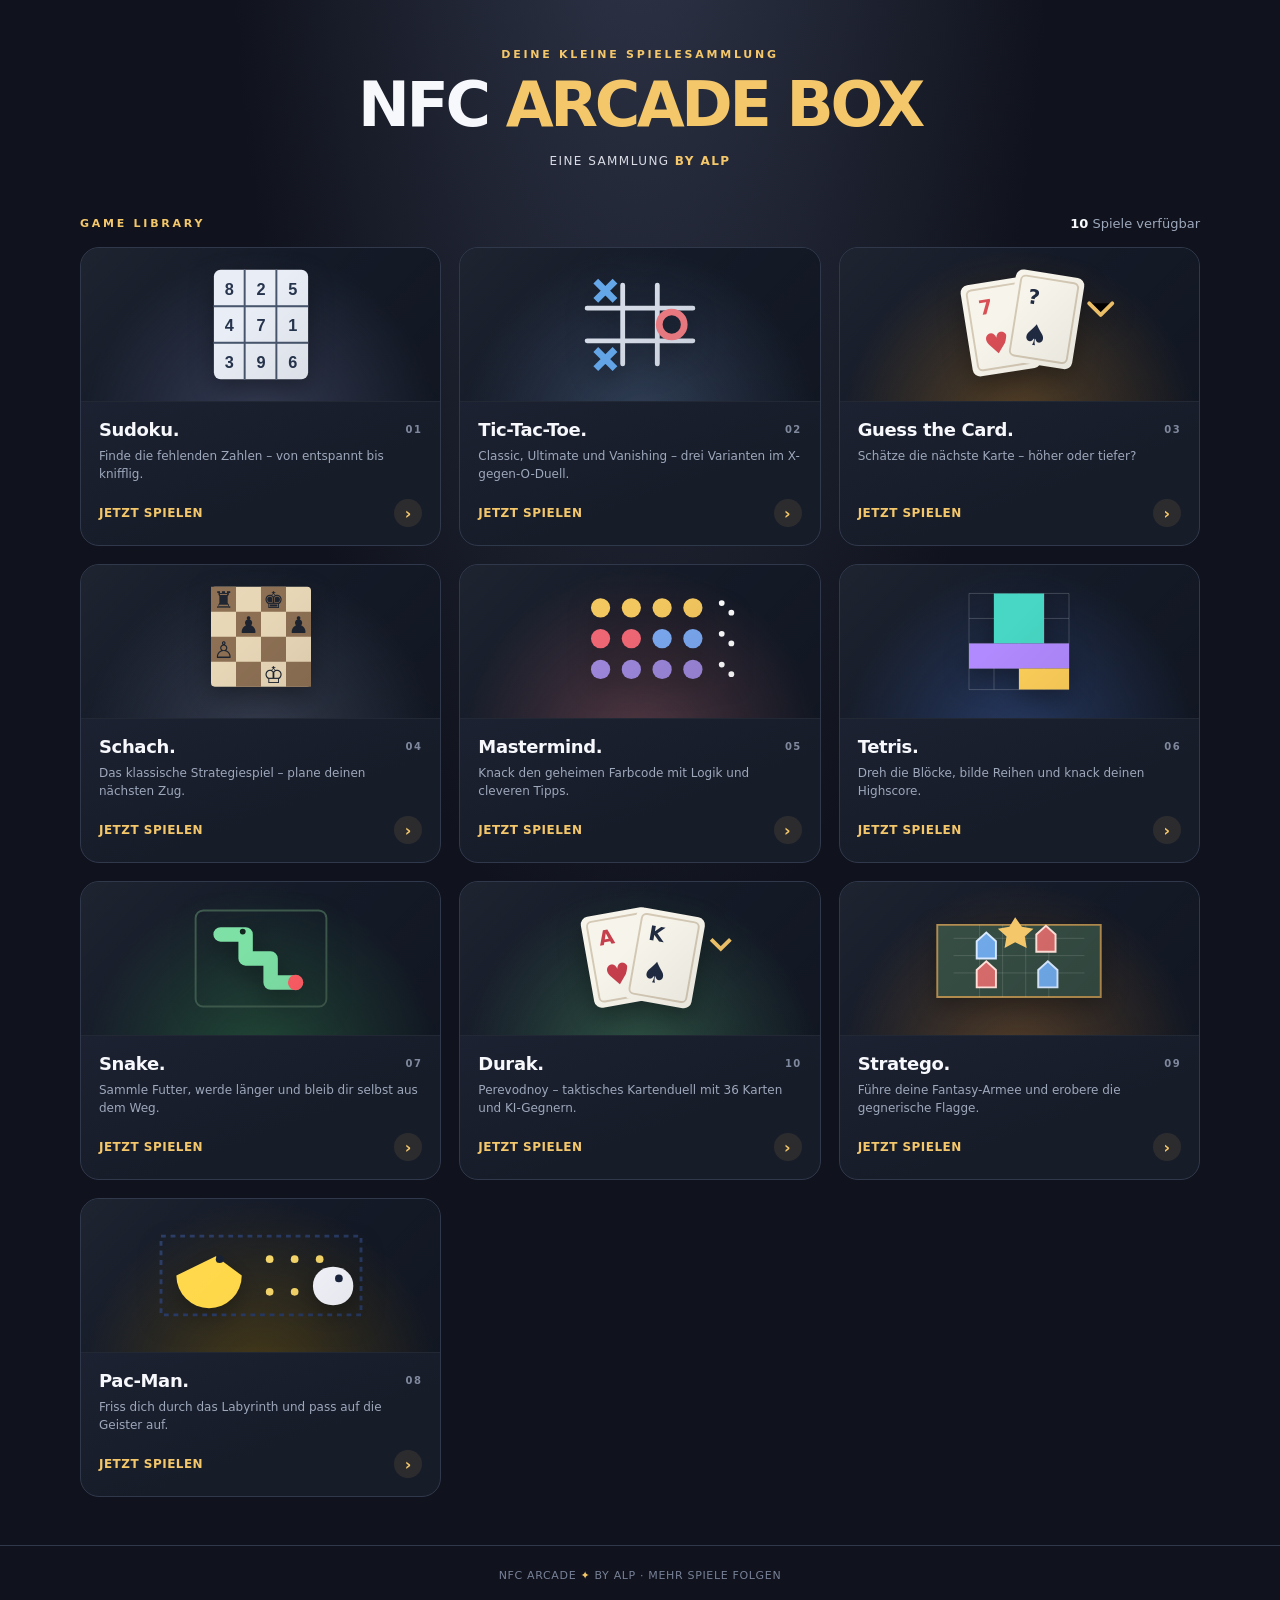
<file: index.html>
<!doctype html>
<html lang="de">
<head>
<meta charset="utf-8">
<meta name="viewport" content="width=device-width,initial-scale=1,viewport-fit=cover">
<meta name="theme-color" content="#10131d">
<meta name="description" content="NFC Arcade Gamebox – neun kleine Spiele direkt im Browser. Erstellt von Alp.">
<title>NFC Arcade Gamebox – by Alp</title>
<style>
:root{color-scheme:dark;--bg:#10131d;--panel:#191e2c;--panel2:#202738;--gold:#f4c76b;--muted:#9da8bb;--line:#30394c;--white:#f7f8fc}
*{box-sizing:border-box}html{scroll-behavior:smooth}body{margin:0;background:radial-gradient(ellipse at 50% -15%,#30364a 0,transparent 46%),var(--bg);color:var(--white);font-family:Inter,ui-sans-serif,system-ui,-apple-system,"Segoe UI",sans-serif;min-height:100vh}
a{color:inherit;text-decoration:none}.wrap{width:min(1120px,calc(100% - 36px));margin:auto}
header{padding:48px 0 30px;text-align:center}.mark{width:58px;height:58px;margin:0 auto 18px;border:1px solid #78633b;border-radius:18px;display:grid;place-items:center;background:linear-gradient(145deg,#332b1d,#171b26);box-shadow:0 12px 35px #0006;color:var(--gold);font-size:27px}
.eyebrow{color:var(--gold);font-size:11px;font-weight:800;letter-spacing:.25em;text-transform:uppercase}
h1{font-size:clamp(34px,7vw,62px);line-height:1.02;letter-spacing:-.055em;margin:12px 0 12px;font-weight:850}
h1 span{color:var(--gold)}.sub{color:var(--muted);font-size:15px;line-height:1.6;max-width:560px;margin:0 auto}
.byline{margin-top:18px;color:#d9dce5;font-size:12px;letter-spacing:.12em;text-transform:uppercase}.byline b{color:var(--gold)}
.toolbar{display:flex;align-items:center;justify-content:space-between;gap:12px;margin:18px 0 16px}.count{color:var(--muted);font-size:13px}.count strong{color:var(--white)}
.grid{display:grid;grid-template-columns:repeat(3,minmax(0,1fr));gap:18px;padding-bottom:48px}
.card{position:relative;overflow:hidden;background:linear-gradient(160deg,#202738,#171c29 75%);border:1px solid var(--line);border-radius:19px;transition:transform .2s,border-color .2s,box-shadow .2s;min-width:0}
.card:hover{transform:translateY(-5px);border-color:#8b744b;box-shadow:0 18px 40px #0005}.preview{height:154px;display:grid;place-items:center;position:relative;overflow:hidden;background:radial-gradient(ellipse at 50% 120%,var(--glow,#57452c),transparent 70%),#141a27;border-bottom:1px solid #ffffff10}
.preview:after{content:"";position:absolute;inset:0;background:linear-gradient(135deg,#ffffff0b,transparent 45%,#0002);pointer-events:none}
.art{width:100%;height:100%;display:grid;place-items:center}.art svg{width:88%;height:125px;max-width:280px;filter:drop-shadow(0 8px 12px #0005)}
.cardbody{padding:17px 18px 18px}.topline{display:flex;justify-content:space-between;align-items:center;gap:8px}.name{font-size:18px;font-weight:800;letter-spacing:-.02em}.number{font-size:10px;color:#7f899d;letter-spacing:.14em;font-weight:800}
.desc{font-size:12px;color:var(--muted);line-height:1.5;margin:7px 0 16px;min-height:36px}.launch{display:flex;align-items:center;justify-content:space-between;color:var(--gold);font-size:12px;font-weight:800;letter-spacing:.04em}.arrow{width:28px;height:28px;border-radius:50%;display:grid;place-items:center;background:#f4c76b18;font-size:16px;transition:transform .2s}.card:hover .arrow{transform:translateX(3px)}
footer{border-top:1px solid var(--line);padding:23px 0 32px;text-align:center;color:#778197;font-size:11px;letter-spacing:.06em}footer span{color:var(--gold)}
@media(max-width:800px){.grid{grid-template-columns:repeat(2,minmax(0,1fr));gap:14px}.preview{height:140px}}
@media(max-width:520px){header{padding:38px 0 24px}.wrap{width:min(100% - 26px,440px)}.grid{grid-template-columns:1fr;gap:12px}.card{display:grid;grid-template-columns:116px 1fr;min-height:132px}.preview{height:100%;min-height:132px;border-bottom:0;border-right:1px solid #ffffff10}.art svg{width:108px;height:100px}.cardbody{padding:14px 13px}.name{font-size:16px}.desc{font-size:11px;margin:6px 0 12px;min-height:0}.launch{font-size:11px}.number{font-size:9px}.toolbar{margin-top:12px}}
</style>
</head>
<body>
<header class="wrap">
 <div class="eyebrow">Deine kleine Spielesammlung</div>
 <h1>NFC <span>ARCADE BOX</span></h1>
 <div class="byline">Eine Sammlung <b>by Alp</b></div>
</header>
<main class="wrap">
 <div class="toolbar"><div class="eyebrow">Game Library</div><div class="count"><strong>10</strong> Spiele verfügbar</div></div>
 <section class="grid" aria-label="Alle Spiele">
  <a class="card" href="./sudoku/" aria-label="Sudoku starten"><div class="preview" style="--glow:#39405a"><div class="art"><svg viewBox="0 0 260 130"><rect x="81" y="8" width="98" height="114" rx="7" fill="#e9edf5"/><g stroke="#8995aa" stroke-width="1"><path d="M113 8v114M146 8v114M81 46h98M81 84h98"/></g><g stroke="#48566d" stroke-width="2"><path d="M81 46h98M81 84h98M113 8v114M146 8v114"/></g><g fill="#26344d" font-family="Arial" font-size="17" font-weight="700" text-anchor="middle"><text x="97" y="34">8</text><text x="130" y="34">2</text><text x="163" y="34">5</text><text x="97" y="72">4</text><text x="130" y="72">7</text><text x="163" y="72">1</text><text x="97" y="110">3</text><text x="130" y="110">9</text><text x="163" y="110">6</text></g></svg></div></div><div class="cardbody"><div class="topline"><div class="name">Sudoku.</div><div class="number">01</div></div><p class="desc">Finde die fehlenden Zahlen – von entspannt bis knifflig.</p><div class="launch">JETZT SPIELEN <span class="arrow">›</span></div></div></a>
  <a class="card" href="./tic-tac-toe/" aria-label="Tic-Tac-Toe starten"><div class="preview" style="--glow:#34445d"><div class="art"><svg viewBox="0 0 260 130"><g stroke="#d5dce8" stroke-width="5" stroke-linecap="round"><path d="M112 24v82M148 24v82M75 48h110M75 82h110"/></g><g fill="none" stroke-width="7"><path d="M84 20l20 20m0-20L84 40" stroke="#63a6e8"/><circle cx="163" cy="65" r="13" stroke="#ed7b83"/><path d="M84 91l20 20m0-20l-20 20" stroke="#63a6e8"/></g></svg></div></div><div class="cardbody"><div class="topline"><div class="name">Tic-Tac-Toe.</div><div class="number">02</div></div><p class="desc">Classic, Ultimate und Vanishing – drei Varianten im X-gegen-O-Duell.</p><div class="launch">JETZT SPIELEN <span class="arrow">›</span></div></div></a>
  <a class="card" href="./higher-lower/" aria-label="Guess the Card starten"><div class="preview" style="--glow:#5b4427"><div class="art"><svg viewBox="0 0 260 130"><g transform="rotate(-9 112 66)"><rect x="75" y="19" width="72" height="96" rx="8" fill="#f7f4eb"/><rect x="81" y="25" width="60" height="84" rx="5" fill="none" stroke="#d4c9b5" stroke-width="2"/><text x="91" y="52" fill="#d84e55" font-size="21" font-weight="800">7</text><text x="91" y="94" fill="#d84e55" font-size="30">♥</text></g><g transform="rotate(9 158 66)"><rect x="119" y="12" width="72" height="96" rx="8" fill="#f7f4eb"/><rect x="125" y="18" width="60" height="84" rx="5" fill="none" stroke="#d4c9b5" stroke-width="2"/><text x="135" y="46" fill="#202b42" font-size="21" font-weight="800">?</text><text x="135" y="88" fill="#202b42" font-size="30">♠</text></g><path d="M203 43l12 12 12-12" stroke="#f4c76b" stroke-width="4" stroke-linecap="round" stroke-linejoin="round"/></svg></div></div><div class="cardbody"><div class="topline"><div class="name">Guess the Card.</div><div class="number">03</div></div><p class="desc">Schätze die nächste Karte – höher oder tiefer?</p><div class="launch">JETZT SPIELEN <span class="arrow">›</span></div></div></a>
  <a class="card" href="./chess/" aria-label="Schach starten"><div class="preview" style="--glow:#394052"><div class="art"><svg viewBox="0 0 260 130"><g transform="translate(78 8)"><rect width="104" height="104" rx="4" fill="#e8d7b7"/><g fill="#8d7054"><path d="M0 0h26v26H0zM52 0h26v26H52zM0 52h26v26H0zM52 52h26v26H52zM26 26h26v26H26zM78 26h26v26H78zM26 78h26v26H26zM78 78h26v26H78z"/></g><g fill="#1d2430" font-size="24" text-anchor="middle"><text x="13" y="22">♜</text><text x="65" y="22">♚</text><text x="39" y="48">♟</text><text x="91" y="48">♟</text><text x="13" y="74">♙</text><text x="65" y="100">♔</text></g></g></svg></div></div><div class="cardbody"><div class="topline"><div class="name">Schach.</div><div class="number">04</div></div><p class="desc">Das klassische Strategiespiel – plane deinen nächsten Zug.</p><div class="launch">JETZT SPIELEN <span class="arrow">›</span></div></div></a>
  <a class="card" href="./mastermind/" aria-label="Mastermind starten"><div class="preview" style="--glow:#563a45"><div class="art"><svg viewBox="0 0 260 130"><g fill="#f3c75f"><circle cx="89" cy="30" r="10"/><circle cx="121" cy="30" r="10"/><circle cx="153" cy="30" r="10"/><circle cx="185" cy="30" r="10"/></g><g fill="#ed6674"><circle cx="89" cy="62" r="10"/><circle cx="121" cy="62" r="10"/></g><g fill="#7aa7ef"><circle cx="153" cy="62" r="10"/><circle cx="185" cy="62" r="10"/></g><g fill="#9b86d9"><circle cx="89" cy="94" r="10"/><circle cx="121" cy="94" r="10"/><circle cx="153" cy="94" r="10"/><circle cx="185" cy="94" r="10"/></g><g fill="#fff"><circle cx="215" cy="25" r="3"/><circle cx="225" cy="35" r="3"/><circle cx="215" cy="57" r="3"/><circle cx="225" cy="67" r="3"/><circle cx="215" cy="89" r="3"/><circle cx="225" cy="99" r="3"/></g></svg></div></div><div class="cardbody"><div class="topline"><div class="name">Mastermind.</div><div class="number">05</div></div><p class="desc">Knack den geheimen Farbcode mit Logik und cleveren Tipps.</p><div class="launch">JETZT SPIELEN <span class="arrow">›</span></div></div></a>
  <a class="card" href="./tetris/" aria-label="Tetris starten"><div class="preview" style="--glow:#293d68"><div class="art"><svg viewBox="0 0 260 130"><g stroke="#ffffff30" stroke-width="1"><path d="M78 15v100M104 15v100M130 15v100M156 15v100M182 15v100M78 15h104M78 41h104M78 67h104M78 93h104M78 115h104"/></g><g><path d="M104 15h26v26h-26zM130 15h26v26h-26zM104 41h26v26h-26zM130 41h26v26h-26z" fill="#47d7c4"/><path d="M78 67h26v26H78zM104 67h26v26h-26zM130 67h26v26h-26zM156 67h26v26h-26z" fill="#b18aff"/><path d="M130 93h26v22h-26zM156 93h26v22h-26z" fill="#ffd05a"/></g></svg></div></div><div class="cardbody"><div class="topline"><div class="name">Tetris.</div><div class="number">06</div></div><p class="desc">Dreh die Blöcke, bilde Reihen und knack deinen Highscore.</p><div class="launch">JETZT SPIELEN <span class="arrow">›</span></div></div></a>
  <a class="card" href="./snake/" aria-label="Snake starten"><div class="preview" style="--glow:#244d3a"><div class="art"><svg viewBox="0 0 260 130" fill="none"><rect x="62" y="15" width="136" height="100" rx="8" stroke="#3d594c" stroke-width="2"/><path d="M88 40h26v25h26v25h26" stroke="#7de0a5" stroke-width="15" stroke-linecap="round" stroke-linejoin="round"/><circle cx="166" cy="90" r="8" fill="#ff5d65"/><circle cx="111" cy="37" r="3" fill="#10251c"/></svg></div></div><div class="cardbody"><div class="topline"><div class="name">Snake.</div><div class="number">07</div></div><p class="desc">Sammle Futter, werde länger und bleib dir selbst aus dem Weg.</p><div class="launch">JETZT SPIELEN <span class="arrow">›</span></div></div></a>
  <a class="card" href="./durak/" aria-label="Durak starten"><div class="preview" style="--glow:#315747"><div class="art"><svg viewBox="0 0 260 130"><g transform="rotate(-10 105 65)"><rect x="75" y="17" width="72" height="96" rx="8" fill="#f7f4eb"/><rect x="81" y="23" width="60" height="84" rx="5" fill="none" stroke="#d4c9b5" stroke-width="2"/><text x="91" y="49" fill="#c53e4c" font-size="21" font-weight="800">A</text><text x="91" y="92" fill="#c53e4c" font-size="30">♥</text></g><g transform="rotate(10 158 65)"><rect x="119" y="17" width="72" height="96" rx="8" fill="#f7f4eb"/><rect x="125" y="23" width="60" height="84" rx="5" fill="none" stroke="#d4c9b5" stroke-width="2"/><text x="135" y="49" fill="#202b42" font-size="21" font-weight="800">K</text><text x="135" y="92" fill="#202b42" font-size="30">♠</text></g><path d="M204 45l10 10 10-10" stroke="#f4c76b" stroke-width="4" fill="none"/></svg></div></div><div class="cardbody"><div class="topline"><div class="name">Durak.</div><div class="number">10</div></div><p class="desc">Perevodnoy – taktisches Kartenduell mit 36 Karten und KI-Gegnern.</p><div class="launch">JETZT SPIELEN <span class="arrow">›</span></div></div></a>
  <a class="card" href="./stratego/" aria-label="Stratego starten"><div class="preview" style="--glow:#57402a"><div class="art"><svg viewBox="0 0 260 130"><path d="M45 30h170v75H45z" fill="#344b42" stroke="#b18b4e" stroke-width="2"/><path d="M62 44h136M62 62h136M62 80h136M89 30v75M113 30v75M137 30v75M161 30v75" stroke="#ffffff24"/><g fill="#6fa8e8" stroke="#d8e8ff" stroke-width="2"><path d="M86 47l10-9 10 9v18H86z"/><path d="M150 77l10-9 10 9v18h-20z"/></g><g fill="#d56a6a" stroke="#ffe0d8" stroke-width="2"><path d="M148 40l10-9 10 9v18h-20z"/><path d="M86 77l10-9 10 9v18H86z"/></g><path d="M126 22l7 10 12 2-9 8 2 12-12-6-11 6 2-12-9-8 12-2z" fill="#f4c76b"/></svg></div></div><div class="cardbody"><div class="topline"><div class="name">Stratego.</div><div class="number">09</div></div><p class="desc">Führe deine Fantasy-Armee und erobere die gegnerische Flagge.</p><div class="launch">JETZT SPIELEN <span class="arrow">›</span></div></div></a>
  <a class="card" href="./pacman/" aria-label="Pac-Man starten"><div class="preview" style="--glow:#4a3d19"><div class="art"><svg viewBox="0 0 260 130" fill="none"><path d="M26 24h208v82H26z" stroke="#283a63" stroke-width="3" stroke-dasharray="5 5"/><path d="M42 65a34 34 0 1 0 68 0L83 45 42 65Z" fill="#ffd84a"/><circle cx="87" cy="48" r="4" fill="#172033"/><g fill="#f6d76a"><circle cx="139" cy="48" r="4"/><circle cx="165" cy="48" r="4"/><circle cx="191" cy="48" r="4"/><circle cx="139" cy="82" r="4"/><circle cx="165" cy="82" r="4"/></g><path d="M205 56c-13 0-21 9-21 20s8 20 21 20 21-9 21-20-8-20-21-20Z" fill="#f7f7ff"/><circle cx="211" cy="68" r="4" fill="#19243d"/></svg></div></div><div class="cardbody"><div class="topline"><div class="name">Pac-Man.</div><div class="number">08</div></div><p class="desc">Friss dich durch das Labyrinth und pass auf die Geister auf.</p><div class="launch">JETZT SPIELEN <span class="arrow">›</span></div></div></a>








 </section>
</main>
<footer><div class="wrap">NFC ARCADE <span>✦</span> BY ALP · MEHR SPIELE FOLGEN</div></footer>
</body>
</html>
</file>
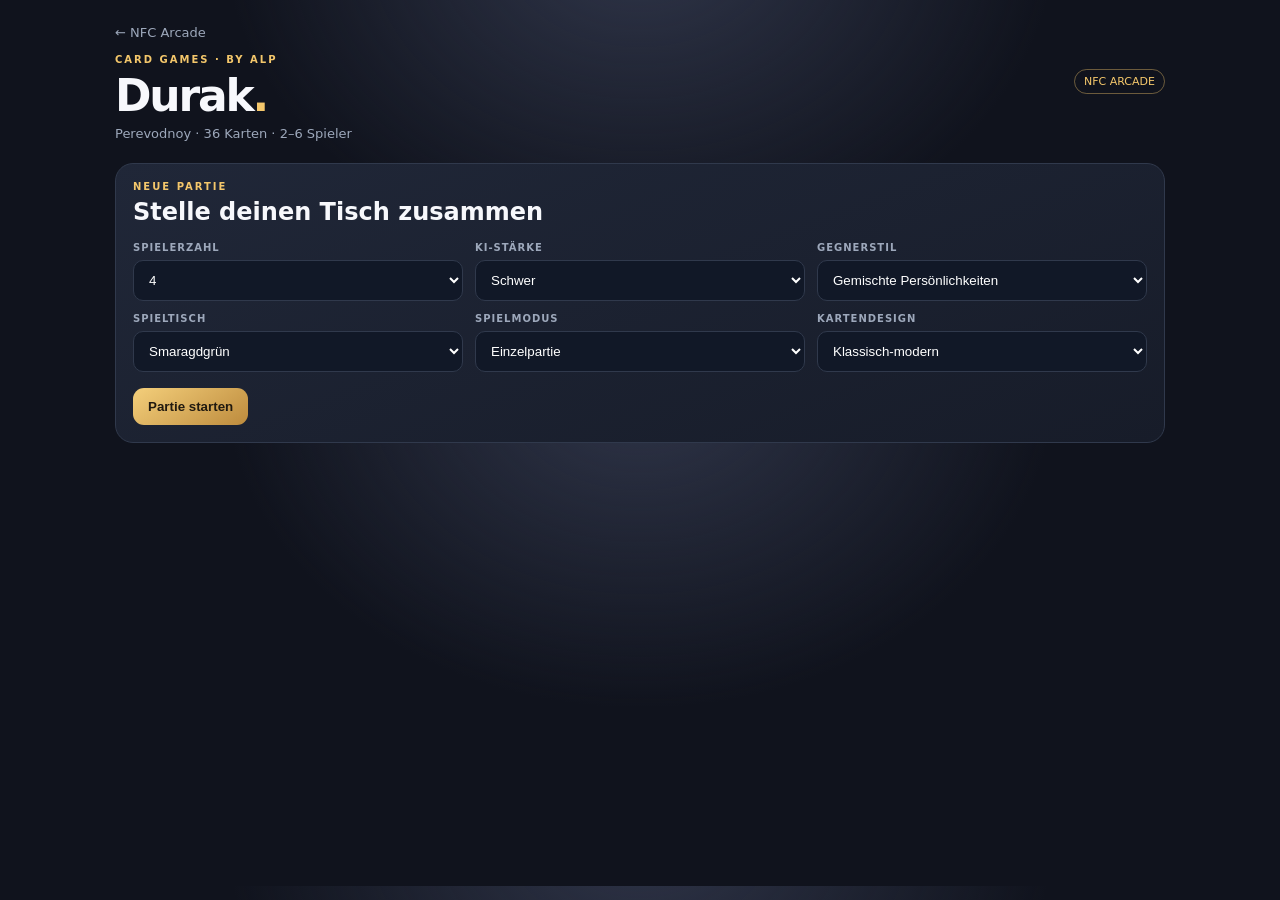
<file: durak/index.html>
<!doctype html>
<html lang="de"><head><meta charset="utf-8"><meta name="viewport" content="width=device-width,initial-scale=1,viewport-fit=cover"><meta name="theme-color" content="#10131d"><title>Durak. · NFC Arcade</title>
<style>
:root{color-scheme:dark;--bg:#10131d;--panel:#191e2c;--line:#30394c;--gold:#f4c76b;--muted:#9da8bb;--white:#f7f8fc}*{box-sizing:border-box}body{margin:0;background:radial-gradient(ellipse at 50% -15%,#30364a,transparent 46%),var(--bg);color:var(--white);font-family:Inter,system-ui,-apple-system,sans-serif}.wrap{width:min(1050px,calc(100% - 26px));margin:auto}header{padding:22px 0;display:flex;justify-content:space-between;align-items:center}a{color:var(--muted);text-decoration:none;font-size:13px}.eyebrow{font-size:10px;letter-spacing:.2em;color:var(--gold);font-weight:850;text-transform:uppercase}h1{font-size:clamp(30px,6vw,44px);margin:5px 0;letter-spacing:-.05em}.muted{color:var(--muted)}.panel{background:linear-gradient(160deg,#202738,#171c29);border:1px solid var(--line);border-radius:18px;padding:17px}.grid{display:grid;grid-template-columns:repeat(3,1fr);gap:12px;margin:16px 0}.field{display:grid;gap:7px}.field label{font-size:10px;color:var(--muted);font-weight:800;text-transform:uppercase;letter-spacing:.1em}select{padding:11px;border-radius:10px;background:#111827;color:white;border:1px solid var(--line)}button{border:1px solid #76613c;border-radius:11px;padding:11px 15px;background:linear-gradient(145deg,#3a3020,#242536);color:var(--gold);font-weight:800;cursor:pointer}button:disabled{opacity:.35}.primary{background:linear-gradient(145deg,#f4cf7b,#bd8b3d);color:#211a10;border:0}.hidden{display:none!important}.top{display:flex;justify-content:space-between;align-items:center;gap:10px;flex-wrap:wrap;margin:10px 0}.badge{font-size:11px;border:1px solid #f4c76b66;color:var(--gold);padding:5px 9px;border-radius:20px}.table{margin-top:12px;border:1px solid #8d744b;border-radius:22px;padding:15px;background:radial-gradient(ellipse at center,#236353,#17483d 58%,#10332e);box-shadow:inset 0 0 38px #061c19,0 16px 40px #0004}.seats{display:flex;justify-content:center;gap:8px;flex-wrap:wrap}.seat{background:#101923bb;border:1px solid #ffffff24;border-radius:10px;padding:8px 12px;text-align:center;font-size:12px}.seat b{display:block;color:#f5d58e}.seat.active{border-color:var(--gold)}.center{display:grid;grid-template-columns:70px 1fr 70px;align-items:center;gap:10px;margin:24px auto;max-width:720px}.deck{text-align:center;font-size:11px;color:#d9e4dc}.backcard{width:52px;height:76px;margin:auto auto 6px;border:3px solid #eee1c9;border-radius:8px;background:repeating-linear-gradient(45deg,#243957 0 5px,#314b70 5px 10px);display:grid;place-items:center;color:var(--gold);font-size:20px}.battle{min-height:125px;border:1px dashed #d9e8db77;border-radius:14px;background:#0d292344;padding:10px;display:flex;align-items:center;justify-content:center;gap:9px;flex-wrap:wrap}.battle-title{width:100%;text-align:center;font-size:10px;letter-spacing:.12em;text-transform:uppercase;color:#d7e5db}.pair{display:flex;gap:3px}.card{width:56px;height:82px;background:#fffaf0;color:#172033;border:2px solid #e7decf;border-radius:8px;position:relative;display:grid;place-items:center;font-size:27px;font-weight:900;box-shadow:0 4px 10px #0018}.red{color:#c53e4c!important}.corner{position:absolute;top:4px;left:5px;font-size:10px;line-height:1.05}.hand{display:flex;justify-content:center;align-items:flex-end;overflow-x:auto;min-height:115px;padding:12px 3px 3px}.hand .card{flex:0 0 59px;width:59px;height:88px;margin-left:-7px;cursor:grab;touch-action:pan-y}.hand .card:first-child{margin-left:0}.hand .card:active{transform:translateY(-8px)}.dropzone{outline:2px dashed var(--gold);outline-offset:-6px;background:#ffffff16}.actions{display:flex;justify-content:center;gap:9px;flex-wrap:wrap;margin:12px}.status{text-align:center;min-height:24px;font-size:13px;color:#f0e8d8}.hint{text-align:center;font-size:11px;color:#d2ddd5}.log{font-size:11px;color:#bdc9c1;max-height:85px;overflow:auto;line-height:1.6}.modal{position:fixed;inset:0;background:#080b12dd;display:grid;place-items:center;padding:18px;z-index:5}.modal .panel{width:min(440px,100%)}@media(max-width:650px){.grid{grid-template-columns:1fr 1fr}.table{padding:10px}.center{grid-template-columns:55px 1fr 55px;gap:5px;margin:17px auto}.backcard{width:43px;height:64px}.card{width:48px;height:72px;font-size:23px}.hand .card{flex-basis:52px;width:52px;height:79px}}@media(max-width:390px){.grid{grid-template-columns:1fr}}
</style></head><body><div class="wrap">
<header><div><a href="../">← NFC Arcade</a><div class="eyebrow" style="margin-top:13px">Card games · by Alp</div><h1>Durak<span style="color:var(--gold)">.</span></h1><div class="muted" style="font-size:13px">Perevodnoy · 36 Karten · 2–6 Spieler</div></div><span class="badge">NFC ARCADE</span></header>
<section id="setup" class="panel"><div class="eyebrow">Neue Partie</div><h2 style="margin:6px 0">Stelle deinen Tisch zusammen</h2><div class="grid">
<div class="field"><label>Spielerzahl</label><select id="players"><option>2</option><option>3</option><option selected>4</option><option>5</option><option>6</option></select></div>
<div class="field"><label>KI-Stärke</label><select id="difficulty"><option value="normal">Normal</option><option value="hard" selected>Schwer</option><option value="expert">Experte</option></select></div>
<div class="field"><label>Gegnerstil</label><select id="style"><option value="mixed">Gemischte Persönlichkeiten</option><option value="aggressive">Aggressiv</option><option value="careful">Defensiv</option><option value="tricky">Trickreich</option></select></div>
<div class="field"><label>Spieltisch</label><select id="theme"><option value="green">Smaragdgrün</option><option value="blue">Mitternachtsblau</option><option value="black">Onyx & Gold</option><option value="felt">Klassischer Filz</option></select></div>
<div class="field"><label>Spielmodus</label><select id="series"><option value="single">Einzelpartie</option><option value="best3">Best-of-3</option></select></div>
<div class="field"><label>Kartendesign</label><select id="deckstyle"><option>Klassisch-modern</option><option>Verziert</option></select></div></div><button class="primary" id="start">Partie starten</button></section>
<section id="game" class="hidden"><div class="top"><span class="badge" id="mode">Einzelpartie</span><span class="badge" id="turn">Dein Zug</span><button id="menu">Neues Spiel</button></div>
<div class="table" id="table"><div class="seats" id="seats"></div><div class="center"><div class="deck"><div class="backcard">✦</div><span id="deckCount">24 Karten</span></div><div class="battle" id="battle"><div class="battle-title">Kampffeld · Ziehe deine Karte hierher</div><span class="muted">Noch keine Karten gespielt</span></div><div class="deck"><div class="backcard" id="trump">♥</div><span>Trumpf</span></div></div>
<div class="status" id="status"></div><div class="actions"><button class="primary" id="done">Abwerfen / Fertig</button><button id="take">Aufnehmen</button><button id="transfer">Weitergeben</button></div><div class="hint" id="hint">Ziehe eine Karte aus deiner Hand auf das Kampffeld.</div><div style="margin-top:14px"><div class="top"><b>Deine Hand</b><span class="muted" id="handCount"></span></div><div class="hand" id="hand"></div></div><div class="log" id="log"></div></div></section>
<div id="modal" class="modal hidden"><div class="panel"><div class="eyebrow">Partie beendet</div><h2 id="result" style="color:var(--gold);text-align:center"></h2><p id="detail" class="muted"></p><div class="actions"><button class="primary" id="again">Noch eine Partie</button><button id="close">Zur Übersicht</button></div></div></div></div>
<script>
(()=>{const $=id=>document.getElementById(id),suits=['♠','♥','♦','♣'],ranks=[6,7,8,9,10,11,12,13,14],rn=r=>({11:'B',12:'D',13:'K',14:'A'}[r]||r),red=s=>s==='♥'||s==='♦';let g=null,round=0;
function shuffle(a){for(let i=a.length-1;i>0;i--){let j=Math.floor(Math.random()*(i+1));[a[i],a[j]]=[a[j],a[i]]}return a}
function log(t){g.log.unshift(t);g.log=g.log.slice(7)}
function theme(){let c={green:['#236353','#17483d','#10332e'],blue:['#34496f','#1d3152','#101d34'],black:['#4a4438','#2c2922','#171613'],felt:['#356047','#214632','#153522']}[$('theme').value];$('table').style.background='radial-gradient(ellipse at center,'+c[0]+','+c[1]+' 58%,'+c[2]+')'}
function beats(a,b){return a.s===b.s?b.r>a.r:b.s===g.trump.s&&a.s!==g.trump.s}
function ranksOnTable(){return g.table.flatMap(x=>[x.a.r,...(x.d?[x.d.r]:[])])}
function canAttack(c){return !g.table.length||ranksOnTable().includes(c.r)}
function canDefend(c){return g.table.some(x=>!x.d&&beats(x.a,c))}
function card(c,hand=false){return '<div class="card '+(red(c.s)?'red':'')+'" '+(hand?'draggable="true"':'')+' data-id="'+c.id+'"><span class="corner">'+rn(c.r)+'<br>'+c.s+'</span>'+c.s+'</div>'}
function human(){return g.phase==='attack'?g.att===0:g.def===0}
function render(){if(!g)return;$('setup').classList.add('hidden');$('game').classList.remove('hidden');$('deckCount').textContent=(g.deck.length+(g.trumpAvailable?1:0))+' Karten';$('trump').textContent=g.trump.s;$('trump').className='backcard '+(red(g.trump.s)?'red':'');$('turn').textContent=human()?'Dein Zug':g.p[g.phase==='attack'?g.att:g.def].name+' ist am Zug';$('mode').textContent=$('series').value==='best3'?'Best-of-3 · Runde '+round:'Einzelpartie';$('status').textContent=g.phase==='attack'?'Angriff: Lege eine Karte.':'Verteidigung: Schlage, gib weiter oder nimm auf.';$('seats').innerHTML=g.p.map((p,i)=>'<div class="seat '+((g.phase==='attack'?g.att:g.def)===i?'active':'')+'"><b>'+(i===0?'Du':p.name)+'</b>'+p.hand.length+' Karten</div>').join('');$('battle').innerHTML='<div class="battle-title">Kampffeld · '+(g.table.length?'Angriff / Verteidigung':'Bereit für den Angriff')+'</div>'+(g.table.length?g.table.map(x=>'<div class="pair">'+card(x.a)+(x.d?card(x.d):'<div class="card" style="background:#ffffff18;color:white;border-style:dashed">?</div>')+'</div>').join(''):'<span class="muted">Noch keine Karten gespielt</span>');$('hand').innerHTML=g.p[0].hand.map(c=>card(c,true)).join('');$('handCount').textContent=g.p[0].hand.length+' Karten';$('done').disabled=!human()||g.phase!=='defend'||!g.table.length||g.table.some(x=>!x.d);$('take').disabled=!human()||g.phase!=='defend';$('transfer').disabled=!human()||g.phase!=='defend'||g.table.some(x=>!x.d)||g.p.length<3;$('hint').textContent=g.phase==='attack'?'Ziehe eine Karte auf den Tisch.':'Ziehe eine höhere Karte auf eine offene Angriffskarte.';$('log').innerHTML=g.log.map(x=>'• '+x).join('<br>')}
function start(){let n=+$('players').value,d=shuffle(suits.flatMap(s=>ranks.map(r=>({s,r,id:s+r}))));let tr=d[d.length-1],p=Array.from({length:n},(_,i)=>({name:i?'Computer '+i:'Du',hand:[],person:['human','careful','aggressive','tricky','tactical','careful'][i]}));p.forEach(x=>{for(let k=0;k<6;k++)x.hand.push(d.pop());x.hand.sort((a,b)=>a.r-b.r)});let first=p.findIndex(x=>x.hand.some(c=>c.s===tr.s&&c.r===6));g={p,deck:d,trump:tr,att:first<0?0:first,def:((first<0?0:first)+1)%n,table:[],phase:'attack',log:[],done:false,trumpAvailable:true};round++;log('Die niedrigste Trumpfkarte eröffnet.');theme();render();bots()}
function draw(){let order=Array.from({length:g.p.length},(_,k)=>(g.att+k)%g.p.length);order.forEach(i=>{let p=g.p[i];while(p.hand.length<6&&g.deck.length)p.hand.push(g.deck.pop());if(p.hand.length<6&&!g.deck.length&&g.trumpAvailable){p.hand.push(g.trump);g.trumpAvailable=false}p.hand.sort((a,b)=>a.r-b.r)})}
function endCheck(){if(g.deck.length||g.trumpAvailable)return false;let alive=g.p.filter(p=>p.hand.length);if(alive.length<=1){g.done=true;$('result').textContent=alive.length?(alive[0]===g.p[0]?'Du bist der Durak!':alive[0].name+' ist Durak!'):'Alle sind fertig!';$('detail').textContent='Der Nachziehstapel ist leer. Wer zuletzt Karten auf der Hand hat, verliert.';$('modal').classList.remove('hidden');return true}return false}
function next(){draw();if(endCheck())return;let next=(g.def+1)%g.p.length;while(!g.p[next].hand.length)next=(next+1)%g.p.length;g.att=next;g.def=(next+1)%g.p.length;g.table=[];g.phase='attack';render();bots()}
function attack(p,c){if(!canAttack(c)||g.table.length>=Math.min(6,g.p[g.def].hand.length))return false;p.hand.splice(p.hand.findIndex(x=>x.id===c.id),1);g.table.push({a:c,d:null});g.phase='defend';log(p.name+' greift mit '+rn(c.r)+c.s+' an.');render();return true}
function defend(p,c){let i=g.table.findIndex(x=>!x.d&&beats(x.a,c));if(i<0)return false;p.hand.splice(p.hand.findIndex(x=>x.id===c.id),1);g.table[i].d=c;log(p.name+' schlägt '+rn(g.table[i].a.r)+g.table[i].a.s+'.');render();if(g.table.every(x=>x.d)&&p!==g.p[0])setTimeout(beat,650);return true}
function transfer(p,c){if(g.table.some(x=>x.d)||!g.table.some(x=>x.a.r===c.r))return false;let nd=(g.def+1)%g.p.length;if(g.p[nd].hand.length<g.table.length+1)return false;p.hand.splice(p.hand.findIndex(x=>x.id===c.id),1);g.table.push({a:c,d:null});g.def=nd;log(p.name+' gibt weiter.');render();bots();return true}
function take(){let p=g.p[g.def];g.table.forEach(x=>{p.hand.push(x.a);if(x.d)p.hand.push(x.d)});p.hand.sort((a,b)=>a.r-b.r);log(p.name+' nimmt die Karten auf.');next()}
function beat(){log(g.p[g.def].name+' wehrt den Angriff ab.');let previousDef=g.def;g.table=[];draw();if(endCheck())return;g.att=previousDef;g.def=(previousDef+1)%g.p.length;let guard=0;while(!g.p[g.def].hand.length&&guard++<g.p.length)g.def=(g.def+1)%g.p.length;g.phase='attack';render();bots()}
function aiPick(p,mode){let a=p.hand.filter(c=>mode==='attack'?canAttack(c):canDefend(c));if(!a.length)return null;let st=$('style').value==='mixed'?p.person:$('style').value;let cost=c=>(c.s===g.trump.s?35:0)+c.r+(st==='aggressive'?-c.r*.1:0)+(st==='careful'?c.r*.05:0);a.sort((x,y)=>cost(x)-cost(y));if($('difficulty').value==='normal'&&Math.random()<.2)return a[Math.floor(Math.random()*a.length)];return a[0]}
function bots(){if(!g||g.done)return;if(g.phase==='attack'){if(g.att===0){render();return}setTimeout(()=>{let p=g.p[g.att],c=aiPick(p,'attack');if(c){attack(p,c);bots()}else{log(p.name+' kann nicht angreifen.');next()}},500)}else{if(g.def===0){render();return}setTimeout(()=>{let p=g.p[g.def],c=aiPick(p,'defend');if(c){defend(p,c);if(g.table.some(x=>!x.d))bots()}else take()},500)}}
function play(c){if(!human())return;let p=g.p[0];if(g.phase==='attack'){if(attack(p,c))bots()}else if(!defend(p,c)&&g.table.some(x=>x.a.r===c.r)){transfer(p,c)}}
$('start').onclick=()=>{round=0;start()};$('menu').onclick=()=>{$('game').classList.add('hidden');$('setup').classList.remove('hidden')};$('again').onclick=()=>{$('modal').classList.add('hidden');start()};$('close').onclick=()=>{$('modal').classList.add('hidden');$('game').classList.add('hidden');$('setup').classList.remove('hidden')};
$('hand').addEventListener('click',e=>{let el=e.target.closest('[data-id]');if(el){let c=g.p[0].hand.find(x=>x.id===el.dataset.id);if(c)play(c)}});
$('hand').addEventListener('dragstart',e=>{let el=e.target.closest('[data-id]');if(el)e.dataTransfer.setData('text/plain',el.dataset.id)});$('battle').addEventListener('dragover',e=>{e.preventDefault();$('battle').classList.add('dropzone')});$('battle').addEventListener('dragleave',()=>$('battle').classList.remove('dropzone'));$('battle').addEventListener('drop',e=>{e.preventDefault();$('battle').classList.remove('dropzone');let c=g.p[0].hand.find(x=>x.id===e.dataTransfer.getData('text/plain'));if(c)play(c)});
$('done').onclick=()=>{if(g.phase==='defend'&&g.table.every(x=>x.d))beat()};$('take').onclick=()=>{if(human()&&g.phase==='defend')take()};$('transfer').onclick=()=>{if(!human()||g.phase!=='defend')return;let c=g.p[0].hand.find(x=>g.table.some(y=>y.a.r===x.r));if(c)transfer(g.p[0],c)};$('theme').onchange=theme;
})();
</script></body></html>
</file>
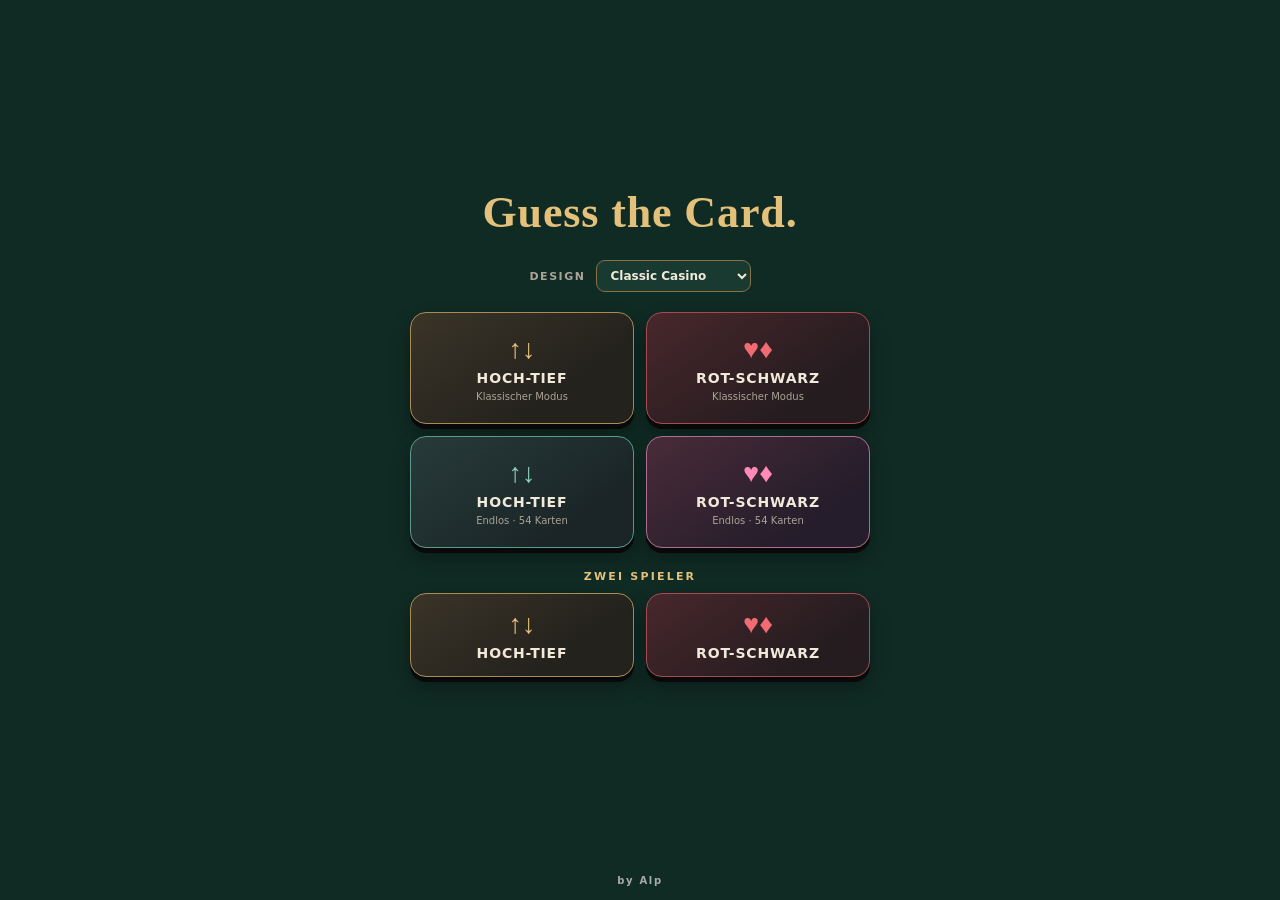
<file: higher-lower/index.html>
<!doctype html>
<html lang="de">
<head>
<meta charset="utf-8">
<meta name="viewport" content="width=device-width,initial-scale=1,maximum-scale=1,user-scalable=no,viewport-fit=cover">
<meta name="theme-color" content="#171717">
<title>Guess the Card. – by Alp</title>
<style>
:root{color-scheme:dark;--bg:#171717;--panel:#252525;--panel2:#303030;--edge:#595959;--gold:#d8b66a;--text:#f1eadb;--muted:#aaa397;--red:#c63d43;--black:#20232b;--felt:#174b3d}
*{box-sizing:border-box;-webkit-tap-highlight-color:transparent}
html,body{margin:0;min-height:100%;background:var(--bg);color:var(--text);font-family:system-ui,-apple-system,Segoe UI,sans-serif;overflow:hidden;overscroll-behavior:none}
body{touch-action:none}
body{min-height:100dvh;padding:env(safe-area-inset-top) 14px env(safe-area-inset-bottom);display:flex;justify-content:center}
button,select{font:inherit}
button{touch-action:manipulation;cursor:pointer}
.app{width:min(100%,460px);min-height:100dvh;display:flex;flex-direction:column;gap:12px;padding:16px 0 10px}
h1{font:700 clamp(30px,8vw,39px)/1.05 Georgia,serif;letter-spacing:.02em;text-align:center;color:var(--gold);margin:0}
.home-screen{display:flex;flex-direction:column;gap:20px;justify-content:center;flex:1;padding:8px 0 18px}.home-screen h1{font-size:clamp(34px,9vw,44px);margin:8px 0 4px}.home-theme{display:flex;align-items:center;justify-content:center;gap:10px;color:var(--muted);font-size:11px;font-weight:850;letter-spacing:.14em}.home-theme select{font-size:12px}.mode-grid,.two-player-grid{display:grid;grid-template-columns:1fr 1fr;gap:12px}.mode-tile{min-height:112px;border:1px solid #a88b55;border-radius:16px;background:linear-gradient(145deg,#3a3428,#24221d 70%);color:var(--text);display:flex;flex-direction:column;align-items:center;justify-content:center;gap:5px;padding:12px 8px;box-shadow:0 5px 0 #090909,0 10px 20px #0005;transition:transform .12s,border-color .2s,filter .2s}.mode-tile:active{transform:translateY(3px);filter:brightness(1.15)}.mode-tile strong{font-size:14px;letter-spacing:.06em}.mode-tile small{font-size:10px;color:var(--muted)}.mode-status{display:none;align-items:center;gap:5px;margin-top:3px;padding:4px 8px;border-radius:999px;background:#d8b66a20;border:1px solid #d8b66a99;color:#f1d28e;font-size:9px;font-weight:900;letter-spacing:.08em}.mode-status::before{content:"";width:6px;height:6px;border-radius:50%;background:#e8c36e;box-shadow:0 0 7px #e8c36e}.mode-tile.has-active-game .mode-status{display:inline-flex}.mode-tile.has-active-game{border-width:2px;box-shadow:0 0 0 2px #d8b66a22,0 5px 0 #090909,0 10px 20px #0005}.tile-symbol{font:700 27px Georgia,serif;color:var(--gold)}.mode-tile.red-tile{border-color:#a84a50;background:linear-gradient(145deg,#48272b,#251c20 75%)}.red-tile .tile-symbol{color:#f06b72}.mode-tile.endless-tile{background:linear-gradient(145deg,#273b39,#1b2527 75%);border-color:#5c9a89}.endless-tile .tile-symbol{color:#8bd4bb}.red-tile.endless-tile{background:linear-gradient(145deg,#492b38,#251d2b 75%);border-color:#b16d91}.red-tile.endless-tile .tile-symbol{color:#ff8ab5}.section-caption{text-align:center;color:var(--gold);font-size:11px;font-weight:900;letter-spacing:.2em;margin-bottom:10px}.two-player-home{margin-top:2px}.two-player-grid .mode-tile{min-height:84px}.app:not(.playing)>.game-topline,.app:not(.playing)>#gameTitle,.app:not(.playing)>.settings,.app:not(.playing)>.table,.app:not(.playing)>.duel-controls,.app:not(.playing)>.message,.app:not(.playing)>.controls,.app:not(.playing)>.topline:has(#start){display:none!important}.app.playing>#home{display:none}.home-button{padding:8px 10px;font-size:11px;white-space:nowrap}.game-topline .stats{min-width:0}
.topline{display:flex;justify-content:space-between;align-items:center;gap:10px}

.stats{display:grid;grid-template-columns:1fr 1fr;gap:8px;flex:1}
.stat{background:linear-gradient(145deg,var(--panel2),var(--panel));border:1px solid var(--edge);border-radius:12px;padding:8px 12px;text-align:center}
.stat small{display:block;color:var(--muted);font-size:10px;letter-spacing:.12em;font-weight:800}
.stat strong{display:block;font-size:23px;line-height:1.2}
.settings{display:flex;align-items:center;justify-content:center;gap:8px;color:var(--muted);font-size:12px}
select{background:var(--panel);color:var(--text);border:1px solid var(--edge);border-radius:9px;padding:7px 10px}
.table{background:radial-gradient(ellipse at center,#23634f,var(--felt) 65%,#10382e);border:5px solid #674d2c;border-radius:24px;padding:16px 12px 18px;box-shadow:0 8px 0 #0a0a0a,0 15px 28px #0005;position:relative;overflow:hidden}
.table:before{content:"";position:absolute;inset:5px;border:1px solid #ffffff20;border-radius:17px;pointer-events:none}
.card-area{display:flex;align-items:center;justify-content:space-between;gap:12px;min-height:210px;position:relative;z-index:1;padding:0 10px}
.deck-stack{width:min(39vw,142px);height:min(55vw,198px);max-width:142px;min-height:165px;position:relative;flex-shrink:0}
.deck-stack:before,.deck-stack:after{content:"";position:absolute;inset:0;border-radius:13px;background:repeating-linear-gradient(45deg,#263b69 0 5px,#e3d6b8 5px 7px,#263b69 7px 12px);border:5px solid #fff;box-shadow:0 4px 8px #0005}
.deck-stack:before{transform:translate(-5px,4px) rotate(-3deg);opacity:.8}
.deck-stack:after{transform:translate(-2px,2px) rotate(-1.5deg)}
.deck-stack .deck-top{position:absolute;inset:0;z-index:1;border-radius:13px}.deck-top .deck-remaining{position:absolute;left:50%;top:50%;transform:translate(-50%,-50%);z-index:3;padding:5px 10px;border-radius:8px;background:#111d;color:#f1d28e;border:1px solid #f1d28e99;font:800 20px/1 system-ui,-apple-system,sans-serif;letter-spacing:.02em;text-shadow:0 1px 3px #000;box-shadow:0 2px 8px #0008;pointer-events:none}
.deck-caption{position:absolute;top:calc(100% + 7px);left:0;right:0;text-align:center;color:#fff;font-size:10px;font-weight:850;letter-spacing:.12em}
.card-area #currentCard{z-index:1}
.card-area #nextCard{position:absolute;left:10px;top:50%;z-index:3;transform:translateY(-50%);display:flex}
.card-area #nextCard.dealing{animation:dealCard .684s cubic-bezier(.2,.72,.25,1) forwards}
@keyframes dealCard{0%{transform:translate(0,-50%) rotateY(0deg);z-index:3}44%{transform:translate(calc(var(--move-x)*.44),-50%) rotateY(88deg)}56%{transform:translate(calc(var(--move-x)*.56),-50%) rotateY(88deg)}100%{transform:translate(var(--move-x),-50%) rotateY(0deg)}}
.playing-card{width:min(39vw,142px);height:min(55vw,198px);max-height:198px;max-width:142px;min-height:165px;background:#fff;border-radius:13px;box-shadow:0 7px 14px #0006;color:#171717;position:relative;display:flex;align-items:center;justify-content:center;flex-shrink:0;border:1px solid #ddd;transition:transform .25s ease}
.playing-card.red{color:#c52632}.playing-card.black{color:#171717}.deck-remaining{position:absolute;left:7px;bottom:7px;z-index:3;padding:3px 5px;border-radius:5px;background:#171717d9;color:#f1d28e;font:700 8px/1 system-ui,-apple-system,sans-serif;letter-spacing:.01em;white-space:nowrap;box-shadow:0 1px 4px #0007;pointer-events:none}
.corner{position:absolute;left:9px;top:7px;display:flex;flex-direction:column;align-items:center;font-weight:900;line-height:1;font-size:21px}
.corner.bottom{left:auto;top:auto;right:9px;bottom:7px;transform:rotate(180deg)}
.corner span{font-size:17px;margin-top:2px}
.suit-big{font-size:clamp(48px,15vw,68px);line-height:1}
.card-back{background:repeating-linear-gradient(45deg,#263b69 0 5px,#e3d6b8 5px 7px,#263b69 7px 12px);border:7px solid #fff;color:#fff}
.card-back:after{content:"♠";font-size:70px;text-shadow:0 2px 7px #000}
.joker-card{background:linear-gradient(145deg,#fff,#f0e4c6);color:#542c8a}
.joker-card .suit-big{font-size:52px}
.joker-reveal{animation:jokerPop .46s cubic-bezier(.2,.8,.25,1) both;filter:drop-shadow(0 0 12px #f4d36b) drop-shadow(0 0 24px #b77cff)}
@keyframes jokerPop{0%{transform:translateY(-50%) scale(1)}45%{transform:translateY(calc(-50% - 11px)) scale(1.09);filter:brightness(1.55) drop-shadow(0 0 18px #ffe58a) drop-shadow(0 0 30px #b77cff)}100%{transform:translateY(-50%) scale(1);filter:drop-shadow(0 0 12px #f4d36b) drop-shadow(0 0 24px #b77cff)}}
@keyframes jokerCounterPop{0%{transform:scale(1)}45%{transform:scale(1.35);color:#ffe58a;text-shadow:0 0 12px #f4d36b}100%{transform:scale(1)}}
.joker-counter-pop{animation:jokerCounterPop .42s ease-out}
.current-label{text-align:center;color:#fff;font-size:12px;font-weight:800;letter-spacing:.13em;margin:0 0 10px;position:relative;z-index:1}
.controls{display:flex;flex-direction:column;gap:10px}.controls .choice{width:100%}.controls .joker-row{width:100%}
.controls.color-mode{display:grid;grid-template-columns:1fr 1fr;gap:10px}.controls.color-mode .choice{grid-row:1;min-height:58px}.controls.color-mode .joker-row{grid-column:1/-1;grid-row:2}
#higher.red-choice{background:#d94b50;color:#171717;border:1px solid #ff8585;box-shadow:0 4px 0 #78252a}
#lower.black-choice{background:#171717;color:#e34850;border:1px solid #686868;box-shadow:0 4px 0 #080808}
.choice{border:1px solid #9e8655;border-radius:13px;background:linear-gradient(#dfc58b,#ae915a);color:#211a10;font-weight:900;font-size:18px;padding:15px 10px;box-shadow:0 4px 0 #17120c;transition:transform .12s,filter .12s}
.choice:active,.primary:active{transform:translateY(2px);filter:brightness(.96);box-shadow:0 2px 0 #17120c}
.choice:disabled{opacity:.4;cursor:not-allowed}
.joker-row{display:flex;align-items:center;justify-content:space-between;gap:10px;background:var(--panel);border:1px solid var(--edge);border-radius:12px;padding:10px 12px;font-size:13px}
.joker-chip{display:flex;align-items:center;gap:8px}
.joker-mini{width:26px;height:36px;border-radius:5px;background:#fff;color:#5d318f;display:grid;place-items:center;font-weight:900;border:1px solid #ddd}
.joker-chip small{display:block;color:var(--muted)}
.primary,.secondary{border:1px solid #8d7955;border-radius:11px;padding:11px 15px;font-weight:850}
.primary{background:linear-gradient(#d8bd81,#aa8b53);color:#211b12;box-shadow:0 3px 0 #100e0b}
.primary.confirm{background:#fff;color:#171717;border:2px solid #fff;box-shadow:0 3px 0 #bdbdbd}
.secondary{background:var(--panel2);border-color:var(--edge);color:var(--text)}
.duel-controls{display:grid;grid-template-columns:1fr 1fr;gap:12px;width:100%;margin-top:2px}.player-side{display:flex;flex-direction:column;align-items:center;gap:7px;padding:10px 8px;border:1px solid var(--edge);border-radius:14px;background:var(--panel);opacity:.42;transition:opacity .2s,box-shadow .2s,border-color .2s}.player-side.active{opacity:1;border-color:var(--gold);box-shadow:0 0 14px color-mix(in srgb,var(--gold) 45%,transparent)}.player-side>strong{font-size:11px;letter-spacing:.12em;color:var(--muted)}.player-score{font-size:23px;font-weight:900}.player-joker{font-size:11px;color:var(--muted);font-weight:750}.player-buttons{display:flex;flex-direction:column;gap:7px;width:100%}.duel-choice{font-size:14px;padding:12px 5px;min-height:48px}.duel-choice:disabled{opacity:.22}
#p1a.red-choice,#p2a.red-choice{background:#d94b50;color:#171717;border:1px solid #ff8585;box-shadow:0 4px 0 #78252a}
#p1b.black-choice,#p2b.black-choice{background:#171717;color:#e34850;border:1px solid #686868;box-shadow:0 4px 0 #080808}
.app.duel-mode #gameTitle,.app.duel-mode>.topline:not(:has(#start)),.app.duel-mode #message,.app.duel-mode #controls{display:none!important}.app.duel-mode{justify-content:center;gap:10px}.app.duel-mode .table{width:100%;padding:10px 8px 13px}.app.duel-mode .card-area{min-height:145px;gap:7px;padding:0 4px}.app.duel-mode .deck-stack{width:clamp(62px,19vw,88px);height:clamp(92px,28vw,132px);min-height:0}.app.duel-mode .playing-card{width:clamp(62px,19vw,88px);height:clamp(92px,28vw,132px);min-height:0}.app.duel-mode .suit-big{font-size:clamp(34px,10vw,48px)}.app.duel-mode .corner{font-size:15px;left:5px;top:5px}.app.duel-mode .corner span{font-size:12px}.app.duel-mode .corner.bottom{left:auto;right:5px;top:auto;bottom:5px}.app.duel-mode .deck-caption{font-size:8px}.app.duel-mode #duelControls{display:contents}
.app.duel-mode #playerTwo{order:1;transform:rotate(180deg);width:100%}
.app.duel-mode .table{order:2}
.app.duel-mode #playerOne{order:3;width:100%}
.app.duel-mode .topline:has(#start){order:4}
.app.duel-mode .footer{order:5}
.app.duel-mode .current-label{font-size:10px;margin-bottom:6px}.app.duel-mode .topline:has(#start){justify-content:center;gap:10px}.app.duel-mode #start{width:auto;max-width:none;flex:1}.app.duel-mode #duelBackHome{display:inline-flex}#duelBackHome{display:none}.player-side.active .duel-choice:not(:disabled){filter:brightness(1.12);box-shadow:0 0 12px color-mix(in srgb,var(--gold) 55%,transparent),0 4px 0 #17120c}.player-side.inactive .duel-choice{filter:brightness(.48)}.message{min-height:22px;text-align:center;color:var(--muted);font-size:13px;font-weight:650}
.footer{margin-top:auto;text-align:center;color:#aaa;font-size:10px;font-weight:800;letter-spacing:.17em;padding:10px 0 4px}
.overlay{position:fixed;inset:0;background:#080808d9;backdrop-filter:blur(7px);display:none;align-items:center;justify-content:center;padding:22px;z-index:5}
.overlay.show{display:flex}
.dialog{width:min(100%,360px);background:linear-gradient(145deg,#303030,#1c1c1c);border:1px solid var(--edge);border-radius:18px;padding:22px;text-align:center;box-shadow:0 20px 60px #0009}
.dialog h2{font:700 27px Georgia,serif;color:var(--gold);margin:0 0 10px}
.dialog p{color:#d0c8b9;line-height:1.5}
.dialog-actions{display:flex;gap:9px;justify-content:center;flex-wrap:wrap}
.hidden{display:none!important}
@keyframes flip{0%{transform:rotateY(0) scale(1)}50%{transform:rotateY(90deg) scale(.94)}100%{transform:rotateY(0) scale(1)}}
@keyframes correct{0%{filter:brightness(1)}45%{filter:brightness(1.6);transform:translateY(-5px)}100%{filter:brightness(1);transform:translateY(0)}}
@keyframes wrong{0%,100%{transform:translateX(0)}20%,60%{transform:translateX(-6px)}40%,80%{transform:translateX(6px)}}
@keyframes shuffle{0%{transform:translateX(0) rotate(0)}25%{transform:translateX(-15px) rotate(-7deg)}50%{transform:translateX(12px) rotate(6deg)}75%{transform:translateX(-5px) rotate(-3deg)}100%{transform:translateX(0) rotate(0)}}
.flip{animation:flip .48s ease}.correct{animation:correct .45s ease}.wrong{animation:wrong .38s ease}.shuffle{animation:shuffle .7s ease}
body[data-theme="classic"]{--bg:#102b24;--panel:#183a30;--panel2:#21483b;--edge:#8b7145;--gold:#e4c17a;--felt:#1c5b43}
body[data-theme="cyber"]{--bg:#090b18;--panel:#171a31;--panel2:#222744;--edge:#4c65a5;--gold:#6cecff;--text:#e9f2ff;--muted:#a0b1cf;--felt:#101c43}
body[data-theme="cyber"] .table{background:radial-gradient(ellipse at center,#182d69,#0c1230 75%);border-color:#36c9e9;box-shadow:0 0 0 2px #8d54ff55,0 0 25px #31d9ff44}
body[data-theme="cyber"] .table:before{border-color:#54dfff66}
body[data-theme="cosmic"]{--bg:#10101f;--panel:#242039;--panel2:#30294b;--edge:#75649a;--gold:#e8c77e;--text:#f4edff;--muted:#b5a9ca;--felt:#262044}
body[data-theme="cosmic"] .table{background:radial-gradient(ellipse at center,#34305c,#17152e 75%);border-color:#9d7acb;box-shadow:0 0 0 2px #d4b7ff22,0 12px 30px #0008}
body[data-theme="cosmic"] .table:before{border-style:dashed;border-color:#e8c77e66}

/* Theme-specific playing-card faces; Classic Casino intentionally remains untouched. */
body[data-theme="cyber"] .playing-card:not(.card-back){
  background:linear-gradient(145deg,#17254b 0%,#0b1027 58%,#1b1640 100%);
  color:#72efff;border:2px solid #55eaff;
  box-shadow:inset 0 0 0 4px #111a36,inset 0 0 22px #28cfff38,0 0 16px #29dfff55,0 7px 14px #0008;
  border-radius:10px;
}
body[data-theme="cyber"] .playing-card:not(.card-back):before{
  content:"";position:absolute;inset:8px;border:1px solid #55eaff88;
  background:repeating-linear-gradient(135deg,transparent 0 13px,#53dfff0c 13px 15px);
  clip-path:polygon(0 0,100% 0,100% 100%,0 100%);pointer-events:none;
}
body[data-theme="cyber"] .playing-card:not(.card-back) .corner,
body[data-theme="cyber"] .playing-card:not(.card-back) .suit-big{z-index:1;text-shadow:0 0 7px currentColor,0 0 15px #25dfff88}
body[data-theme="cyber"] .playing-card.red{color:#ff5bba}
body[data-theme="cyber"] .card-back{
  background:repeating-linear-gradient(135deg,#111a3c 0 8px,#1d3970 8px 11px,#111a3c 11px 19px);
  border:7px solid #5cecff;color:#70f4ff;box-shadow:0 0 18px #35dfff66,inset 0 0 0 2px #b6faff;
}
body[data-theme="cyber"] .card-back:after{content:"✦";font-size:76px;color:#70f4ff;text-shadow:0 0 8px #42eaff,0 0 24px #9d5bff}
body[data-theme="cyber"] .joker-card{background:radial-gradient(circle at 50% 35%,#34236c,#10152e 72%);color:#ff70d2;border-color:#d36cff}

body[data-theme="cosmic"] .playing-card:not(.card-back){
  background:radial-gradient(ellipse at 50% 35%,#40345d 0%,#211a38 62%,#151326 100%);
  color:#f0d18a;border:2px solid #d6b66f;
  box-shadow:inset 0 0 0 4px #211a35,inset 0 0 0 6px #a9874d88,inset 0 0 24px #d7b86b22,0 7px 14px #0009;
  border-radius:12px;
}
body[data-theme="cosmic"] .playing-card:not(.card-back):before{
  content:"✧     ·     ✦";position:absolute;inset:9px;border:1px solid #d8bd7b88;border-radius:7px;
  display:flex;align-items:flex-start;justify-content:center;padding-top:14px;
  font:20px Georgia,serif;letter-spacing:9px;color:#e8ce91;text-shadow:0 0 9px #e8c77e66;pointer-events:none;
}
body[data-theme="cosmic"] .playing-card:not(.card-back) .corner,
body[data-theme="cosmic"] .playing-card:not(.card-back) .suit-big{z-index:1;text-shadow:0 1px 8px #e8c77e55}
body[data-theme="cosmic"] .playing-card.red{color:#ef8b9d}
body[data-theme="cosmic"] .card-back{
  background:radial-gradient(circle,#4c3a70 0 2px,transparent 3px),repeating-conic-gradient(from 12deg at 50% 50%,#2c2448 0 10deg,#4a3a68 10deg 20deg);
  background-size:18px 18px,100% 100%;border:7px double #e5c77e;color:#f0d18a;
  box-shadow:0 0 0 2px #5d477e,0 0 18px #d9b76b44,inset 0 0 0 2px #f4dfaa;
}
body[data-theme="cosmic"] .card-back:after{content:"✦";font-size:76px;color:#f3d78e;text-shadow:0 0 8px #e8c77e,0 0 25px #d8a9ff}
body[data-theme="cosmic"] .joker-card{background:radial-gradient(circle at center,#55406d,#21182f 75%);color:#f4d58e;border-color:#e8c77e}
.card-back:after{display:none!important}
@media(max-height:700px){.app{gap:8px;padding-top:10px}.card-area{min-height:175px}.playing-card{height:168px;min-height:150px}.table{padding:11px}.stat{padding:6px}.footer{padding:5px}}
@media(prefers-reduced-motion:reduce){*,*::before,*::after{animation-duration:.01ms!important;transition:none!important}}
</style>
</head>
<body data-theme="classic">
<main class="app">
<section id="home" class="home-screen">
  <h1>Guess the Card.</h1>
  <div class="home-theme"><label for="theme">DESIGN</label><select id="theme"><option value="classic">Classic Casino</option><option value="cyber">Cyberpunk Neon</option><option value="cosmic">Cosmic Gold</option></select></div>
  <div class="mode-grid">
    <button class="mode-tile" data-mode="higher"><span class="tile-symbol">↑↓</span><strong>HOCH-TIEF</strong><small>Klassischer Modus</small><span class="mode-status">RUNDE LÄUFT</span></button>
    <button class="mode-tile red-tile" data-mode="color"><span class="tile-symbol">♥♦</span><strong>ROT-SCHWARZ</strong><small>Klassischer Modus</small><span class="mode-status">RUNDE LÄUFT</span></button>
    <button class="mode-tile endless-tile" data-mode="higherE"><span class="tile-symbol">↑↓</span><strong>HOCH-TIEF</strong><small>Endlos · 54 Karten</small><span class="mode-status">RUNDE LÄUFT</span></button>
    <button class="mode-tile red-tile endless-tile" data-mode="colorE"><span class="tile-symbol">♥♦</span><strong>ROT-SCHWARZ</strong><small>Endlos · 54 Karten</small><span class="mode-status">RUNDE LÄUFT</span></button>
  </div>
  <div class="two-player-home"><div class="section-caption">ZWEI SPIELER</div><div class="two-player-grid"><button class="mode-tile" data-mode="higher2"><span class="tile-symbol">↑↓</span><strong>HOCH-TIEF</strong><span class="mode-status">RUNDE LÄUFT</span></button><button class="mode-tile red-tile" data-mode="color2"><span class="tile-symbol">♥♦</span><strong>ROT-SCHWARZ</strong><span class="mode-status">RUNDE LÄUFT</span></button></div></div>
</section>
<h1 id="gameTitle">What's the Card?</h1>
<div class="topline game-topline"><button class="secondary home-button" id="backHome">← MENÜ</button><div class="stats"><div class="stat"><small>PUNKTE</small><strong id="score">0</strong></div><div class="stat"><small>HIGHSCORE</small><strong id="best">0</strong></div></div></div>

<section class="table" aria-label="Kartentisch">
<div class="current-label" id="cardLabel">AKTUELLE KARTE</div>
<div class="card-area"><div class="deck-stack" aria-label="Kartendeck"><div class="deck-top card-back"><span class="deck-remaining">54</span></div><div class="deck-caption">KARTENDECK</div></div><div id="currentCard" class="playing-card card-back" aria-label="Aktuelle Karte"></div><div id="nextCard" class="playing-card card-back hidden" aria-label="Gezogene Karte"></div></div>
</section>
<div class="duel-controls hidden" id="duelControls"><div class="player-side" id="playerOne"><strong>SPIELER 1</strong><span class="player-score" id="scoreOne">0</span><small class="player-joker" id="jokerOne">0/2 Joker</small><div class="player-buttons"><button class="choice duel-choice" id="p1a" disabled></button><button class="choice duel-choice" id="p1b" disabled></button></div></div><div class="player-side" id="playerTwo"><strong>SPIELER 2</strong><span class="player-score" id="scoreTwo">0</span><small class="player-joker" id="jokerTwo">0/2 Joker</small><div class="player-buttons"><button class="choice duel-choice" id="p2a" disabled></button><button class="choice duel-choice" id="p2b" disabled></button></div></div></div>
<div class="message" id="message" aria-live="polite">Tippe auf Start und rate die nächste Karte.</div>
<div class="controls" id="controls"><button class="choice" id="higher" disabled>↑ HÖHER</button><div class="joker-row"><div class="joker-chip"><div class="joker-mini">★</div><div><strong>Joker gesammelt</strong><small id="jokerStatus">0/2 geladen</small></div></div><span id="deckCount">53 Karten im Deck</span></div><button class="choice" id="lower" disabled>↓ NIEDRIGER</button></div>
<div class="topline"><button class="secondary" id="duelBackHome">← MENÜ</button><button class="primary" id="start">Spiel starten</button></div>
<footer class="footer">by Alp</footer>
</main>
<div class="overlay" id="overlay"><div class="dialog"><h2 id="dialogTitle">Spiel beendet</h2><p id="dialogText"></p><div class="dialog-actions"><button class="primary" id="again">Nochmal spielen</button><button class="secondary" id="close">Schließen</button></div></div></div>
<script>
(()=>{
const $=id=>document.getElementById(id);
const els={score:$('score'),best:$('best'),theme:$('theme'),gameTitle:$('gameTitle'),controls:$('controls'),duelControls:$('duelControls'),current:$('currentCard'),next:$('nextCard'),area:document.querySelector('.card-area'),label:$('cardLabel'),message:$('message'),higher:$('higher'),lower:$('lower'),joker:$('jokerStatus'),deck:$('deckCount'),start:$('start'),overlay:$('overlay'),dialogTitle:$('dialogTitle'),dialogText:$('dialogText')};
const suits=[{s:'♠',c:'black'},{s:'♥',c:'red'},{s:'♦',c:'red'},{s:'♣',c:'black'}];
const symbols={1:'A',11:'J',12:'Q',13:'K'};
function setMode(next){twoPlayer=next.endsWith('2');endless=next.endsWith('E');mode=twoPlayer?next.slice(0,-1):(endless?next.slice(0,-1):next);document.querySelector('.app').classList.toggle('duel-mode',twoPlayer);els.duelControls.classList.toggle('hidden',!twoPlayer);els.gameTitle.textContent='Guess the Card.';els.higher.textContent=mode==='higher'?'↑ HÖHER':'ROT';els.lower.textContent=mode==='higher'?'↓ NIEDRIGER':'SCHWARZ';els.higher.classList.toggle('red-choice',mode==='color');els.lower.classList.toggle('black-choice',mode==='color');els.controls.classList.toggle('color-mode',mode==='color');configureDuelButtons();try{best=Number(localStorage.getItem(bestKey())||0)}catch(e){best=0}els.best.textContent=best;els.message.textContent=endless?(mode==='higher'?'Endlos-Modus: Sammle Punkte bis alle 54 Karten durchgespielt sind.':'Endlos-Modus: Tippe Rot oder Schwarz und sammle Punkte bis zum Deckende.'):(mode==='higher'?'Tippe auf Start und rate die nächste Karte.':'Tippe auf Start und rate, ob die nächste Karte rot oder schwarz ist.');}
let deck=[],current=null,score=0,best=0,jokerCharges=[0,0],started=false,finished=false,guess=null,waiting=false,freeRetry=false,restartArmed=false,mode='higher',twoPlayer=false,endless=false,activePlayer=1,playerScores=[0,0],shootout=false,shootoutFirst=null,shootoutOpener=1,shootoutFirstPlayer=1;
const BEST_KEYS={higher:'higherLowerBest',color:'redBlackBest',higherE:'higherLowerEndlessBest',colorE:'redBlackEndlessBest'};
function bestKey(){return twoPlayer?null:(mode+(endless?'E':'') in BEST_KEYS?BEST_KEYS[mode+(endless?'E':'')]:BEST_KEYS[mode])}
function modeId(){return mode+(twoPlayer?'2':(endless?'E':''))}
function updateHomeStatuses(){
  document.querySelectorAll('[data-mode]').forEach(btn=>{
    let state=null;try{state=JSON.parse(localStorage.getItem('guessCardState_'+btn.dataset.mode)||'null')}catch(e){}
    const active=!!(state&&state.started&&!state.finished&&Array.isArray(state.deck));
    btn.classList.toggle('has-active-game',active);
    btn.setAttribute('aria-label',btn.querySelector('strong').textContent+(active?' – Runde läuft, fortsetzen':''));
  });
}

function saveGameState(){
  if(!started)return;
  const state={deck,current,score,best,jokerCharges,started,finished,guess,waiting,freeRetry,restartArmed,mode,twoPlayer,endless,activePlayer,playerScores,shootout,shootoutFirst,shootoutOpener,shootoutFirstPlayer};
  try{localStorage.setItem('guessCardState_'+modeId(),JSON.stringify(state))}catch(e){}
}
function restoreGameState(id){
  let state;try{state=JSON.parse(localStorage.getItem('guessCardState_'+id)||'null')}catch(e){state=null}
  if(!state||!Array.isArray(state.deck))return false;
  mode=state.mode;twoPlayer=!!state.twoPlayer;endless=!!state.endless;
  deck=state.deck;current=state.current;score=state.score||0;best=state.best||0;jokerCharges=state.jokerCharges||[0,0];started=!!state.started;finished=!!state.finished;guess=state.guess;waiting=false;freeRetry=!!state.freeRetry;restartArmed=false;activePlayer=state.activePlayer||1;playerScores=state.playerScores||[0,0];shootout=!!state.shootout;shootoutFirst=state.shootoutFirst??null;shootoutOpener=state.shootoutOpener||1;shootoutFirstPlayer=state.shootoutFirstPlayer||1;
  setMode(id);document.querySelector('.app').classList.add('playing');
  els.score.textContent=score;els.best.textContent=best;$('scoreOne').textContent=playerScores[0];$('scoreTwo').textContent=playerScores[1];
  updateJoker();updateDeck();renderCard(els.current,current,current==null);els.next.classList.add('hidden');
  els.label.textContent=current?'AKTUELLE KARTE · '+cardName(current):'DEINE STARTKARTE';
  els.start.textContent=finished?'Spiel starten':'Neustarten';els.start.classList.remove('confirm');
  els.message.textContent=finished?'Diese Runde ist beendet. Du kannst sie erneut starten.':'Runde fortgesetzt – viel Glück!';
  setButtons(started&&!finished);updatePlayerTurn();
  if(finished){els.dialogTitle.textContent='Spiel beendet';els.dialogText.textContent=twoPlayer?'Spieler 1: '+playerScores[0]+' Punkte · Spieler 2: '+playerScores[1]+' Punkte.':'Du hast '+score+' Punkte erzielt. Dein Highscore liegt bei '+best+'.';}
  return true;
}

function shuffle(a){for(let i=a.length-1;i>0;i--){const j=Math.floor(Math.random()*(i+1));[a[i],a[j]]=[a[j],a[i]]}return a}
function makeDeck(){const d=[];for(const suit of suits)for(let v=1;v<=13;v++)d.push({value:v,suit:suit.s,suitClass:suit.c,label:symbols[v]||String(v),joker:false});d.push({joker:true,label:'JOKER'},{joker:true,label:'JOKER'});return shuffle(d)}
function cardName(c){return c.joker?'Joker':c.label+c.suit}
function drawDistinctCard(){if(!deck.length)return null;const rank=c=>c.joker?'JOKER':c.value;let index=deck.length-1;if(current){index=deck.findLastIndex(c=>rank(c)!==rank(current));if(index<0)index=deck.length-1}return deck.splice(index,1)[0]}
function configureDuelButtons(){const labels=mode==='higher'?['↑ HÖHER','↓ TIEFER']:['ROT','SCHWARZ'];[['p1a','p1b'],['p2a','p2b']].forEach(ids=>{ $(ids[0]).textContent=labels[0];$(ids[1]).textContent=labels[1];$(ids[0]).classList.toggle('red-choice',mode==='color');$(ids[1]).classList.toggle('black-choice',mode==='color')});updatePlayerTurn()}
function updatePlayerTurn(){if(!twoPlayer)return;['playerOne','playerTwo'].forEach((id,i)=>{$(id).classList.toggle('active',activePlayer===i+1);$(id).classList.toggle('inactive',activePlayer!==i+1)});['p1a','p1b','p2a','p2b'].forEach(id=>$(id).disabled=!started||finished||waiting||(activePlayer===1?!id.startsWith('p1'):!id.startsWith('p2')))}
function setPlayerButtons(on){if(!twoPlayer)return;['p1a','p1b','p2a','p2b'].forEach(id=>$(id).disabled=!on||(activePlayer===1?!id.startsWith('p1'):!id.startsWith('p2')))}
function finishPlayerTurn(){if(twoPlayer){activePlayer=activePlayer===1?2:1;updatePlayerTurn()}}
function updateDeck(){els.deck.textContent=deck.length+' Karten im Deck';const badge=document.querySelector('.deck-top .deck-remaining');if(badge)badge.textContent=deck.length}
function jokerOwner(){return twoPlayer?activePlayer-1:0}
function updateJoker(){if(twoPlayer){$('jokerOne').textContent=jokerCharges[0]+'/2 Joker';$('jokerTwo').textContent=jokerCharges[1]+'/2 Joker';els.joker.textContent='Joker: '+jokerCharges[0]+' / '+jokerCharges[1]}else{els.joker.textContent=jokerCharges[0]+'/2 geladen'}}
function chargeJoker(){const i=jokerOwner();jokerCharges[i]=Math.min(2,jokerCharges[i]+1);updateJoker();const counter=twoPlayer?$('joker'+(i===0?'One':'Two')):els.joker;counter.classList.remove('joker-counter-pop');void counter.offsetWidth;counter.classList.add('joker-counter-pop');counter.addEventListener('animationend',()=>counter.classList.remove('joker-counter-pop'),{once:true})}
function spendJoker(){const i=jokerOwner();if(jokerCharges[i]<=0)return false;jokerCharges[i]--;updateJoker();return true}
function setButtons(on){els.higher.disabled=!on;els.lower.disabled=!on;if(twoPlayer)setPlayerButtons(on)}
function rankText(c){return c.joker?'Joker':c.label}
function renderCard(el,c,back=false){const wasDealing=el.classList.contains('dealing');el.className='playing-card';if(wasDealing)el.classList.add('dealing');if(back){el.classList.add('card-back');el.innerHTML=''}else if(c.joker){el.classList.add('joker-card');el.innerHTML='<span class="corner">★<span>J</span></span><span class="suit-big">🃏</span><span class="corner bottom">★<span>J</span></span>'}else{el.classList.add(c.suitClass);el.innerHTML='<span class="corner">'+c.label+'<span>'+c.suit+'</span></span><span class="suit-big">'+c.suit+'</span><span class="corner bottom">'+c.label+'<span>'+c.suit+'</span></span>'}}
function drawNext(){if(deck.length===0){endGame();return}dealNext()}
function animateDeal(c,onDone){
  renderCard(els.next,null,true);
  els.next.classList.remove('hidden','flip','dealing');
  void els.next.offsetWidth;
  const travel=Math.max(0,els.area.clientWidth-els.next.offsetWidth-20);
  els.next.style.setProperty('--move-x',travel+'px');
  void els.next.offsetWidth;
  els.next.classList.add('dealing');
  const flipTimer=setTimeout(()=>renderCard(els.next,c),350);
  els.next.addEventListener('animationend',function finish(e){
    if(e.animationName!=='dealCard')return;
    els.next.removeEventListener('animationend',finish);
    clearTimeout(flipTimer);
    els.next.classList.remove('dealing');
    els.next.classList.add('hidden');
    renderCard(els.current,c);
    current=c;
    if(onDone)onDone();saveGameState();
  });
}
function animateJokerReveal(onDone){
  const joker={joker:true,label:'JOKER'};
  renderCard(els.next,null,true);
  els.next.classList.remove('hidden','flip','dealing','joker-reveal');
  els.next.style.left='10px';els.next.style.right='auto';els.next.style.transform='';
  void els.next.offsetWidth;
  const travel=Math.max(0,els.area.clientWidth-els.next.offsetWidth-20);
  els.next.style.setProperty('--move-x',travel+'px');
  void els.next.offsetWidth;
  els.next.classList.add('dealing');
  const flipTimer=setTimeout(()=>renderCard(els.next,joker),350);
  els.next.addEventListener('animationend',function finish(e){
    if(e.animationName!=='dealCard')return;
    els.next.removeEventListener('animationend',finish);clearTimeout(flipTimer);
    els.next.classList.remove('dealing');
    els.next.style.left='auto';els.next.style.right='10px';els.next.style.transform='translateY(-50%)';
    els.next.classList.add('joker-reveal');
    els.label.textContent='★ JOKER GEZOGEN! ★';
    els.message.textContent='Joker! Du hast einen Joker gesammelt.';
    setTimeout(()=>{
      els.next.classList.remove('joker-reveal');els.next.classList.add('hidden');
      els.next.style.left='10px';els.next.style.right='auto';els.next.style.transform='';
      chargeJoker();saveGameState();if(onDone)onDone();
    },470);
  });
}
function dealNext(){if(!deck.length)return;const c=drawDistinctCard();if(!c)return;updateDeck();if(c.joker){animateJokerReveal(()=>{if(deck.length===0){endGame();return}dealNext()});return}animateDeal(c,()=>{waiting=false;setButtons(true);els.label.textContent='AKTUELLE KARTE · '+cardName(current);if(guess){els.message.textContent='Gleicher Wert! Deine Auswahl bleibt bestehen – rate erneut.';setButtons(true)}})}
function start(){closeDialog();restartArmed=false;shootout=false;shootoutFirst=null;shootoutOpener=1;shootoutFirstPlayer=1;activePlayer=1;playerScores=[0,0];$('scoreOne').textContent='0';$('scoreTwo').textContent='0';els.start.classList.remove('confirm');els.start.textContent='Neustarten';deck=makeDeck();current=null;score=0;jokerCharges=[0,0];started=true;finished=false;guess=null;waiting=false;freeRetry=false;els.score.textContent='0';updateJoker();updatePlayerTurn();updateDeck();setButtons(false);els.start.textContent='Neustarten';els.message.textContent='Die erste Karte wird aufgedeckt …';renderCard(els.current,null,true);els.label.textContent='DEINE STARTKARTE';drawNext()}
function applyDuelOutcome(ok){
  if(twoPlayer&&shootout){finishShootoutAttempt(ok);return}
  if(ok===null){
    guess=null;waiting=false;
    els.message.textContent='Gleicher Kartenwert! Kein Punkt – du darfst direkt noch einmal tippen.';
    setButtons(true);saveGameState();return;
  }
  if(!twoPlayer&&endless&&ok===false){guess=null;waiting=false;els.message.textContent='Falsch! Kein Punkt – weiter geht’s.';setButtons(true);return;}
  if(!twoPlayer&&ok===false){
    if(spendJoker()){els.message.textContent='Leider falsch – deine Joker-Rettung greift! Du darfst erneut raten, ohne Punkt.';guess=null;waiting=false;setButtons(true)}
    else endGame();
    return;
  }
  if(ok===true){
    if(twoPlayer){playerScores[activePlayer-1]++;$('score'+(activePlayer===1?'One':'Two')).textContent=playerScores[activePlayer-1];els.message.textContent='Richtig! +1 Punkt.'}
    else{score++;els.score.textContent=score;if(score>best){best=score;els.best.textContent=best;try{localStorage.setItem(bestKey(),String(best))}catch(e){}}els.message.textContent='Richtig! +1 Punkt.'}
  }else{
    const rescued=spendJoker();
    els.message.textContent=rescued?'Leider falsch – dein Joker wurde eingesetzt. Kein Punkt; der andere Spieler ist an der Reihe.':'Leider falsch! Kein Punkt – der andere Spieler ist an der Reihe.';
  }
  guess=null;waiting=false;
  if(twoPlayer)finishPlayerTurn();
  if(twoPlayer&&deck.length===0){
    if(playerScores[0]===playerScores[1])beginShootout();
    else endGame();
    return;
  }
  if(endless&&deck.length===0){endGame();return;}
  setButtons(true);
}
function beginShootout(){
  shootout=true;shootoutFirst=null;shootoutOpener=1;shootoutFirstPlayer=1;activePlayer=shootoutOpener;deck=makeDeck();updateDeck();waiting=false;guess=null;
  els.message.textContent='STECHEN! Sudden Death – Spieler 1 beginnt. Beide Spieler bekommen je einen Versuch.';
  els.label.textContent='STECHEN · SPIELER 1';
  updatePlayerTurn();setButtons(true);
}
function finishShootoutAttempt(ok){
  if(ok===null){
    waiting=false;guess=null;
    els.message.textContent='Gleicher Kartenwert im Stechen! Spieler '+activePlayer+' darf erneut tippen.';
    els.label.textContent='STECHEN · SPIELER '+activePlayer;
    updatePlayerTurn();setButtons(true);saveGameState();return;
  }
  const success=ok===true;
  if(shootoutFirst===null){
    shootoutFirst=success;shootoutFirstPlayer=activePlayer;activePlayer=activePlayer===1?2:1;waiting=false;guess=null;
    els.message.textContent=success?'Spieler '+shootoutFirstPlayer+' trifft vor! Spieler '+activePlayer+' muss nachziehen.':'Spieler '+shootoutFirstPlayer+' verfehlt! Spieler '+activePlayer+' muss treffen, um auszugleichen.';
    els.label.textContent='STECHEN · SPIELER '+activePlayer;
    updatePlayerTurn();setButtons(true);return;
  }
  if(success!==shootoutFirst){
    const winner=success?activePlayer:shootoutFirstPlayer;
    els.dialogTitle.textContent='Sieger: Spieler '+winner;
    els.dialogText.textContent='Stechen entschieden! Spieler 1: '+playerScores[0]+' Punkte · Spieler 2: '+playerScores[1]+' Punkte.';
    finishMatch('Stechen entschieden – Spieler '+winner+' gewinnt!');
    return;
  }
  shootoutFirst=null;shootoutOpener=shootoutOpener===1?2:1;activePlayer=shootoutOpener;waiting=false;guess=null;
  if(deck.length===0){deck=makeDeck();updateDeck()}
  els.message.textContent='Beide Spieler '+(success?'haben getroffen':'haben verfehlt')+' – Gleichstand! Spieler '+shootoutOpener+' legt in der nächsten Runde vor.';
  els.label.textContent='STECHEN · SPIELER '+shootoutOpener;
  updatePlayerTurn();setButtons(true);
}
function finishMatch(message){
  finished=true;waiting=true;restartArmed=false;els.start.classList.remove('confirm');els.start.textContent='Spiel starten';setButtons(false);els.message.textContent=message;els.overlay.classList.add('show');saveGameState();
}
function retrySameValue(direction){
  guess=direction;waiting=false;
  els.message.textContent='Gleicher Kartenwert! Deine Auswahl bleibt bestehen – die nächste Karte wird aufgedeckt …';
  setButtons(false);saveGameState();
  setTimeout(()=>choose(direction),450);
}
function choose(direction){
  if(!started||finished||waiting||!current)return;
  guess=direction;waiting=true;setButtons(false);
  if(deck.length===0){if(shootout){deck=makeDeck();updateDeck()}else{endGame();return}}
  const next=drawDistinctCard();if(!next){endGame();return}updateDeck();
  if(next.joker){animateJokerReveal(()=>resolveWithReplacement(direction));return}
  const ok=mode==='color'?(next.suitClass===direction):(next.value===current.value?null:(direction==='higher'?next.value>current.value:next.value<current.value));
  animateDeal(next,()=>{els.current.classList.add(ok===true?'correct':ok===false?'wrong':'');els.label.textContent='AKTUELLE KARTE · '+cardName(current);if(ok===null){retrySameValue(direction);return}applyDuelOutcome(ok)});
}
function resolveWithReplacement(direction){
  if(!deck.length){deck=makeDeck();updateDeck()}
  const c=drawDistinctCard();if(!c){endGame();return}updateDeck();
  if(c.joker){animateJokerReveal(()=>resolveWithReplacement(direction));return}
  const ok=mode==='color'?(c.suitClass===direction):(c.value===current.value?null:(direction==='higher'?c.value>current.value:c.value<current.value));
  animateDeal(c,()=>{els.label.textContent='AKTUELLE KARTE · '+cardName(current);if(ok===null){retrySameValue(direction);return}applyDuelOutcome(ok)});
}
function endGame(){
  if(finished)return;
  finished=true;waiting=true;restartArmed=false;els.start.classList.remove('confirm');els.start.textContent='Spiel starten';setButtons(false);
  if(twoPlayer){
    const a=playerScores[0],b=playerScores[1];
    if(a===b){beginShootout();saveGameState();return}
    els.dialogTitle.textContent=a>b?'Sieger: Spieler 1':'Sieger: Spieler 2';
    els.dialogText.textContent='Spieler 1: '+a+' Punkte · Spieler 2: '+b+' Punkte. Das Kartendeck ist vollständig durchgespielt.';
    els.message.textContent='Match beendet – das Deck ist leer.';
  }else{
    els.dialogTitle.textContent='Spiel beendet';
    els.dialogText.textContent='Du hast '+score+' Punkt'+(score===1?'':'e')+' erzielt. Dein Highscore liegt bei '+best+'.';
    els.message.textContent='Das Kartendeck ist vollständig durchgespielt.';
  }
  els.overlay.classList.add('show');saveGameState();
}
function closeDialog(){els.overlay.classList.remove('show')}
function requestStartOrRestart(){
  if(started&&!finished){
    if(!restartArmed){
      restartArmed=true;
      els.start.textContent='Sicher';
      els.start.classList.add('confirm');
      return;
    }
    start();
    return;
  }
  start();
}
els.higher.addEventListener('click',()=>choose(mode==='color'?'red':'higher'));els.lower.addEventListener('click',()=>choose(mode==='color'?'black':'lower'));$('p1a').addEventListener('click',()=>{if(twoPlayer&&activePlayer===1)choose(mode==='color'?'red':'higher')});$('p1b').addEventListener('click',()=>{if(twoPlayer&&activePlayer===1)choose(mode==='color'?'black':'lower')});$('p2a').addEventListener('click',()=>{if(twoPlayer&&activePlayer===2)choose(mode==='color'?'red':'higher')});$('p2b').addEventListener('click',()=>{if(twoPlayer&&activePlayer===2)choose(mode==='color'?'black':'lower')});els.start.addEventListener('click',requestStartOrRestart);
document.querySelectorAll('[data-mode]').forEach(btn=>btn.addEventListener('click',()=>{setMode(btn.dataset.mode);$('home').classList.add('hidden');document.querySelector('.app').classList.add('playing');if(!restoreGameState(btn.dataset.mode))start()}));
$('backHome').addEventListener('click',returnHome);$('duelBackHome').addEventListener('click',returnHome);
function returnHome(){saveGameState();closeDialog();started=false;finished=false;document.querySelector('.app').classList.remove('playing','duel-mode');$('home').classList.remove('hidden');updateHomeStatuses();}
$('again').addEventListener('click',()=>{start();$('again').textContent='Nochmal spielen';$('close').textContent='Schließen'});
$('close').addEventListener('click',()=>{closeDialog();$('again').textContent='Nochmal spielen';$('close').textContent='Schließen'});
els.theme.addEventListener('change',()=>{document.body.dataset.theme=els.theme.value;try{localStorage.setItem('higherLowerTheme',els.theme.value)}catch(e){}});
try{best=Number(localStorage.getItem(bestKey())||0);const t=localStorage.getItem('higherLowerTheme');if(t&&['classic','cyber','cosmic'].includes(t)){els.theme.value=t;document.body.dataset.theme=t}}catch(e){}setMode('higher');els.best.textContent=best;updateDeck();updateJoker();updateHomeStatuses();
document.addEventListener('gesturestart',e=>e.preventDefault(),{passive:false});document.addEventListener('gesturechange',e=>e.preventDefault(),{passive:false});document.addEventListener('gestureend',e=>e.preventDefault(),{passive:false});document.addEventListener('dblclick',e=>e.preventDefault(),{passive:false});let lastTouchEnd=0;document.addEventListener('touchend',e=>{const now=Date.now();if(now-lastTouchEnd<=300)e.preventDefault();lastTouchEnd=now},{passive:false});document.addEventListener('touchmove',e=>{if(e.touches.length>1)e.preventDefault()},{passive:false});
})();
</script>
</body></html>
</file>
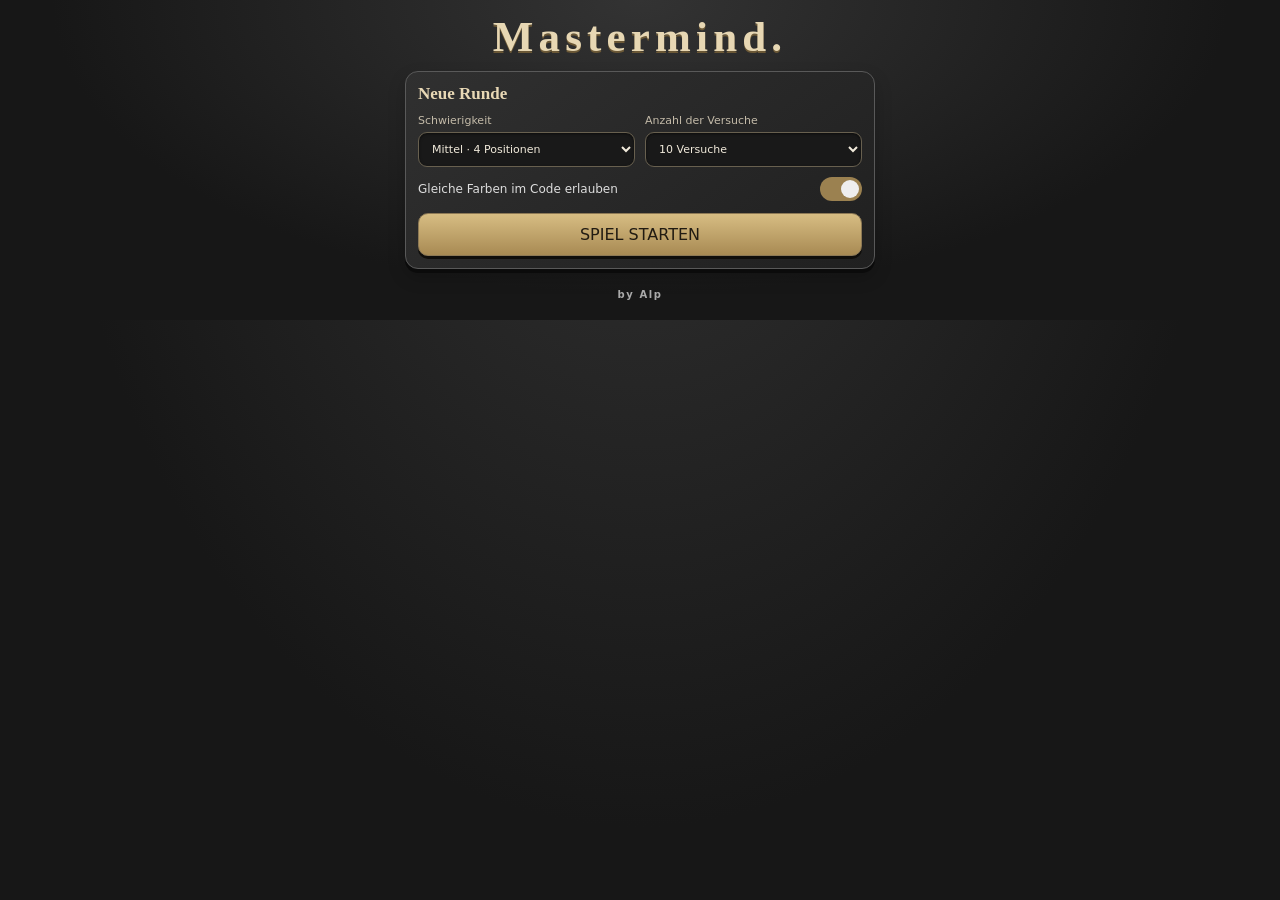
<file: mastermind/index.html>
<!doctype html>
<html lang="de">
<head>
<meta charset="utf-8">
<meta name="viewport" content="width=device-width,initial-scale=1,maximum-scale=1,user-scalable=no,viewport-fit=cover">
<meta name="theme-color" content="#171717">
<title>Mastermind.</title>
<style>
:root{color-scheme:dark;--bg:#171717;--board:#242424;--well:#111;--edge:#555;--cream:#f1eadb;--muted:#aaa;--gold:#d8b66a;--green:#52c878;--yellow:#e6c75a}
*{box-sizing:border-box;-webkit-tap-highlight-color:transparent}
html,body{margin:0;min-height:100%;background:radial-gradient(ellipse at 50% 0,#333 0,#171717 65%);color:var(--cream);font-family:system-ui,-apple-system,Segoe UI,sans-serif}
body{padding:12px 10px max(12px,env(safe-area-inset-bottom));display:flex;flex-direction:column;align-items:center;justify-content:flex-start;overflow-x:hidden;overflow-y:auto}
button,select{font:inherit}
.app{width:min(100%,470px);display:flex;flex-direction:column;gap:10px;flex:none}
header{text-align:center}
.brand{font-size:10px;letter-spacing:.24em;color:#aaa;text-transform:uppercase}
h1{font-family:Georgia,serif;font-size:clamp(32px,8vw,43px);letter-spacing:.12em;margin:0;color:#e7d7b3;text-shadow:0 2px 0 #6b5836}
.tagline{font-size:11px;color:#aaa;margin-top:1px}
.panel{background:linear-gradient(145deg,#2b2b2b,#202020);border:1px solid #555;border-radius:15px;padding:12px;box-shadow:0 5px 0 #090909}
h2{font:700 17px Georgia,serif;margin:0 0 10px;color:#e8d8b5}
.settingsGrid{display:grid;grid-template-columns:1fr 1fr;gap:10px}
.field{display:flex;flex-direction:column;gap:5px;font-size:11px;color:#c4bba9}
select{width:100%;border:1px solid #666;border-radius:9px;background:#171717;color:#f4ead6;padding:9px}
.toggle{display:flex;align-items:center;justify-content:space-between;gap:8px;margin-top:10px;font-size:12px;color:#ddd}
.switch{appearance:none;width:42px;height:24px;border-radius:99px;background:#555;position:relative;cursor:pointer;margin:0}
.switch:before{content:"";position:absolute;width:18px;height:18px;left:3px;top:3px;border-radius:50%;background:#eee;transition:.18s}
.switch:checked{background:#9b8150}.switch:checked:before{transform:translateX(18px)}
button{border:1px solid #8d7955;border-radius:10px;background:linear-gradient(#d7bd83,#a88a53);color:#211b12;font-weight:800;padding:11px 16px;cursor:pointer;box-shadow:0 3px 0 #100e0b}
button:active{transform:translateY(2px);box-shadow:0 1px 0 #100e0b}
button:disabled{opacity:.4;cursor:default}
.primary{width:100%;margin-top:12px}
.topbar{display:flex;justify-content:space-between;align-items:center;font-size:11px;color:#c7bdac;gap:8px}
.topbar button{padding:7px 11px;font-size:11px}
.stats{display:grid;grid-template-columns:repeat(3,1fr);gap:6px}
.stat{border:1px solid #4d4d4d;background:#222;border-radius:10px;padding:6px;text-align:center;color:#aaa;font-size:9px;letter-spacing:.1em}
.stat b{display:block;color:#f3e8d2;font-size:17px;letter-spacing:0;font-variant-numeric:tabular-nums}
.board{background:linear-gradient(145deg,#292929,#1c1c1c);border:2px solid #626262;border-radius:16px;padding:10px;box-shadow:inset 0 2px 8px #0008,0 5px 0 #090909}
.secretRow,.guessRow{display:grid;grid-template-columns:minmax(0,1fr) 78px;align-items:center;gap:8px}
.secretRow{padding:0 4px 10px;border-bottom:1px solid #4a4a4a;margin-bottom:7px}
.secretLabel{font:12px Georgia,serif;color:#cfc3ad}
.pegs{display:grid;grid-template-columns:repeat(var(--slots,4),1fr);gap:7px;align-items:center}
.peg{aspect-ratio:1;border-radius:50%;max-width:43px;width:100%;justify-self:center;background:radial-gradient(circle at 34% 28%,#555,#181818 68%);border:2px solid #666;box-shadow:inset 0 2px 5px #000b,0 2px 2px #ffffff12;cursor:pointer;padding:0;min-width:0}
.peg.filled{border-color:#aaa;box-shadow:inset 0 2px 5px #0006,0 0 0 2px #ffffff12,0 2px 2px #000}
.peg.selected{outline:2px solid #f1d99b;outline-offset:3px}
.secretRow .peg{cursor:default}
.feedback{display:grid;grid-template-columns:repeat(2,1fr);grid-template-rows:repeat(2,1fr);gap:4px;justify-items:center;align-items:center;justify-self:center;width:42px}
.hint{width:13px;height:13px;border-radius:50%;background:#101010;border:1px solid #666;box-shadow:inset 0 1px 3px #000}
.hint.good{background:var(--green);border-color:#8be5a7;box-shadow:0 0 7px #52c87855}
.hint.color{background:var(--yellow);border-color:#f7e59b;box-shadow:0 0 7px #e6c75a55}
.guesses{display:flex;flex-direction:column;gap:6px}
.guessRow{min-height:37px;padding:2px 3px;border-radius:8px}
.guessRow.current{background:#ffffff0b;outline:1px solid #8d795544}
.guessRow.past{opacity:.8}
.guessRow .peg{width:min(100%,34px);border-width:1px;cursor:default}
.guessRow .feedback{grid-template-columns:repeat(4,1fr);grid-template-rows:1fr;gap:3px;width:100%;max-width:74px}
.guessRow .hint{width:11px;height:11px}
.rowNum{font-size:9px;color:#888;width:16px}
.guessMain{display:flex;align-items:center;gap:5px;min-width:0}.guessMain .pegs{flex:1;width:100%;min-width:0}.guessMain .peg{width:100%;max-width:22px;justify-self:center}
.paletteWrap{padding:10px 4px 2px}
.paletteTitle{font-size:10px;color:#bdb3a2;text-align:center;margin-bottom:8px;letter-spacing:.08em}
.palette{display:flex;justify-content:center;gap:clamp(8px,3vw,14px);flex-wrap:wrap}
.swatch{width:39px;height:39px;border-radius:50%;border:2px solid #aaa;box-shadow:inset 0 2px 5px #fff5,inset 0 -4px 7px #0006,0 3px 3px #0009;padding:0}
.swatch.active{outline:3px solid #f3e4bf;outline-offset:3px;transform:translateY(-2px)}
.actions{display:flex;gap:8px;margin-top:10px}
.actions button{flex:1}
.secondary{background:linear-gradient(#555,#333);border-color:#777;color:#eee}
.note{text-align:center;min-height:16px;font-size:11px;color:#d7c49b}
.hidden{display:none!important}
.result{text-align:center;padding:14px}
.result h2{font-size:25px;color:#e8d7ac}
.result p{font-size:12px;color:#c9c0b0;line-height:1.6}
.result .secretReveal{display:flex;justify-content:center;gap:10px;margin:14px 0}
.secretReveal span{width:35px;height:35px;border-radius:50%;border:2px solid #aaa;box-shadow:inset 0 2px 5px #fff5,inset 0 -4px 7px #0006}
.statsPanel{font-size:11px;color:#bdb3a2;line-height:1.8}
@media(max-width:370px){body{padding:8px 6px}.app{gap:7px}.board{padding:8px}.peg{max-width:36px}.guessRow{min-height:33px}.swatch{width:35px;height:35px}.secretRow,.guessRow{grid-template-columns:minmax(0,1fr) 70px}}

/* Farbstecker behalten ihre jeweilige Spielfarbe trotz des gemeinsamen Button-Designs. */
button.peg,button.swatch{background:radial-gradient(circle at 32% 25%,#ffffff88,var(--peg-color,#181818) 48%,#1118 130%)!important;border-color:#aaa!important;color:transparent!important;box-shadow:inset 0 2px 5px #0006,0 2px 3px #0009!important}
button.peg.selected{outline:2px solid #f1d99b!important;outline-offset:3px}
.byline{width:min(100%,470px);margin-top:12px;text-align:center;color:#aaa;font-size:10px;font-weight:700;letter-spacing:.16em;padding:8px 0}

/* NFC ARCADE — gemeinsames Finish: Typografie, Oberflächen, Dialoge und Bedienzustände */
:root{
 --arc-bg:#171717;--arc-surface:#252525;--arc-surface-hi:#303030;--arc-border:#595959;
 --arc-gold:#d8b66a;--arc-gold-hi:#ead39c;--arc-text:#f1eadb;--arc-muted:#aaa397;
 --arc-shadow:0 4px 0 #0b0b0b,0 8px 18px #0003;
 color-scheme:dark;
}
html{scrollbar-color:#766344 #171717;scrollbar-width:thin}
body{color:var(--arc-text)!important;accent-color:var(--arc-gold)}
::selection{background:#d8b66a55;color:#fff}
:focus-visible{outline:2px solid var(--arc-gold-hi)!important;outline-offset:3px}
button,.btn,select,input,textarea{font:inherit}
button,.btn{
 transition:transform .12s ease,filter .15s ease,box-shadow .15s ease;
}
button:hover:not(:disabled),.btn:hover:not(:disabled){filter:brightness(1.08)}
button:active:not(:disabled),.btn:active:not(:disabled){filter:brightness(.96)}
button:disabled,.btn:disabled{cursor:not-allowed;filter:saturate(.45);opacity:.48}
input:not([type=checkbox]):not([type=radio]),select,textarea{
 background:#191919!important;color:var(--arc-text)!important;border:1px solid #68604f!important;
 border-radius:9px!important;box-shadow:inset 0 1px 3px #0008!important;
}
input::placeholder,textarea::placeholder{color:#827d73!important}
.panel,.stat,.settings,.side .panel,.theme-preview-wrap,.result,.win-card,.dialog{
 background:linear-gradient(145deg,#303030,#202020)!important;
 border:1px solid var(--arc-border)!important;border-radius:13px!important;
 box-shadow:var(--arc-shadow)!important;color:#d8d0c2!important;
}
h1,h2,h3{ text-wrap:balance }
h2,h3{color:#e8d8b5}
.stat,.statsPanel,.note,.message,.help,.hint,.gesture-hint{color:var(--arc-muted)}
hr{border:0;border-top:1px solid #5b4b30}
a{color:var(--arc-gold-hi)}
.overlay,.modal,.win{
 background:#101010df!important;backdrop-filter:blur(7px);
}
.overlay h2,.modal h2,.win h2,.result h2{color:#ead8ae!important;font-family:Georgia,serif!important}
footer,.byline{color:#aaa!important}
@media(hover:none){button:hover:not(:disabled),.btn:hover:not(:disabled){filter:none}}
@media(prefers-reduced-motion:reduce){*,*::before,*::after{scroll-behavior:auto!important;transition:none!important;animation-duration:.01ms!important;animation-iteration-count:1!important}}


/* Touch-Bedienung: Doppeltippen soll nicht den Seitenzoom auslösen. */
html,body{touch-action:pan-y}
button{touch-action:manipulation;-webkit-user-select:none;user-select:none}
/* Die gerade bearbeitete Tipp-Reihe zeigt jede gesetzte Farbe deutlich. */
.guessRow.current .peg.filled{
 opacity:1!important;border:2px solid #f1eadb!important;
 box-shadow:inset 0 2px 5px #0006,0 0 0 2px #d8b66a88,0 3px 5px #000b!important;
}
.guessRow.current .peg:not(.filled){background:radial-gradient(circle at 34% 28%,#555,#181818 68%)!important}

/* Mastermind: Farbstecker behalten ihre Spiel-Farben und runden Highlights. */
button.peg,button.swatch{transition:transform .12s ease,outline-color .12s ease!important}
button.peg:hover,button.swatch:hover{filter:brightness(1.08)!important}


/* Mastermind: gesetzte Farben sind in der aktuellen und in abgeschlossenen Reihen dauerhaft sichtbar. */
.guessRow .peg.filled{
 background:radial-gradient(circle at 32% 25%,#ffffffa8,var(--peg-color,#181818) 48%,#1118 130%)!important;
 opacity:1!important;border:2px solid #d8b66a!important;
 box-shadow:inset 0 2px 5px #0006,0 0 0 2px #d8b66a66,0 3px 5px #000b!important;
}
.guessRow.current .peg.filled{filter:brightness(1.12)!important}
.guessRow.past .peg.filled{opacity:1!important;filter:none!important}

</style>
</head>
<body>
<main class="app">
<header><h1>Mastermind.</h1></header>
<section id="setup" class="panel">
<h2>Neue Runde</h2>
<div class="settingsGrid">
<label class="field">Schwierigkeit<select id="difficulty"><option value="3">Leicht · 3 Positionen</option><option value="4" selected>Mittel · 4 Positionen</option><option value="5">Schwer · 5 Positionen</option></select></label>
<label class="field">Anzahl der Versuche<select id="attempts"><option value="5">5 Versuche</option><option value="6">6 Versuche</option><option value="7">7 Versuche</option><option value="8">8 Versuche</option><option value="9">9 Versuche</option><option value="10" selected>10 Versuche</option><option value="11">11 Versuche</option><option value="12">12 Versuche</option></select></label>
</div>
<label class="toggle"><span>Gleiche Farben im Code erlauben</span><input id="repeats" class="switch" type="checkbox" checked></label>
<button id="startBtn" class="primary">SPIEL STARTEN</button>
</section>
<section id="game" class="hidden">
<div class="topbar"><span id="roundInfo">MITTEL · 4 POSITIONEN</span><button id="newBtn" class="secondary">NEUE RUNDE</button></div>
<div class="stats"><div class="stat">PUNKTE<b id="score">0</b></div><div class="stat">VERSUCHE<b id="tries">0 / 10</b></div><div class="stat">BEST<b id="best">0</b></div></div>
<div class="board">
<div class="secretRow"><div><div class="secretLabel">GEHEIMCODE</div><div class="pegs" id="secretPegs"></div></div><div class="feedback" aria-label="Geheimer Code"></div></div>
<div class="guesses" id="guesses"></div>
<div class="paletteWrap"><div class="paletteTitle">POSITION ANTIPPEN, DANN FARBE WÄHLEN</div><div class="palette" id="palette"></div></div>
<div class="actions"><button id="checkBtn" disabled>CODE PRÜFEN</button><button id="clearBtn" class="secondary">LÖSCHEN</button></div>
</div>
<div id="note" class="note" aria-live="polite">Wähle eine Position und anschließend eine Farbe.</div>

</section>
<section id="result" class="panel result hidden">
<h2 id="resultTitle">Code geknackt!</h2><p id="resultText"></p><div class="secretReveal" id="reveal"></div>
<button id="againBtn" class="primary">NOCH EINE RUNDE</button><button id="menuBtn" class="secondary" style="width:100%;margin-top:9px">ZUM MENÜ</button>
</section>
</main>
<footer class="byline">by Alp</footer>
<script>
(()=>{
const COLORS=[
{name:'Rot',hex:'#d94b43'},{name:'Blau',hex:'#397bc5'},{name:'Grün',hex:'#4d9b60'},
{name:'Gelb',hex:'#e7c64f'},{name:'Orange',hex:'#df873b'},{name:'Violett',hex:'#9162b5'}
];
const $=id=>document.getElementById(id);
const saved=JSON.parse(localStorage.getItem('mastermindStats')||'{}');
let stats={best:saved.best||0,wins:saved.wins||0,losses:saved.losses||0,totalGuesses:saved.totalGuesses||0,rounds:saved.rounds||0};
let length=4,maxAttempts=10,allowRepeats=true,secret=[],rows=[],activeRow=0,selected=0,gameOver=false,won=false,score=0;
const save=()=>localStorage.setItem('mastermindStats',JSON.stringify(stats));
const shuffle=a=>a.sort(()=>Math.random()-.5);
function makeSecret(){let pool=COLORS.map((_,i)=>i);if(allowRepeats)return Array.from({length},()=>Math.floor(Math.random()*6));return shuffle(pool).slice(0,length)}
function start(){
 length=+$('difficulty').value;maxAttempts=+$('attempts').value;allowRepeats=$('repeats').checked;
 secret=makeSecret();rows=Array.from({length:maxAttempts},()=>Array(length).fill(null));activeRow=0;selected=0;gameOver=false;won=false;score=0;
 $('setup').classList.add('hidden');$('result').classList.add('hidden');$('game').classList.remove('hidden');
 $('roundInfo').textContent=(length===3?'LEICHT':length===4?'MITTEL':'SCHWER')+' · '+length+' POSITIONEN';
 $('best').textContent=stats.best.toLocaleString('de-DE');$('score').textContent='0';$('tries').textContent='0 / '+maxAttempts;
 $('secretPegs').style.setProperty('--slots',length);$('secretPegs').innerHTML=Array.from({length},()=>'<span class="peg"></span>').join('');
 renderRows();renderPalette();message('Wähle eine Position und anschließend eine Farbe.');
}
function message(s){$('note').textContent=s}
function renderRows(){
 $('guesses').innerHTML='';
 for(let r=0;r<maxAttempts;r++){
  const row=document.createElement('div');row.className='guessRow'+(r===activeRow&&!gameOver?' current':'')+(r<activeRow?' past':'');
  const main=document.createElement('div');main.className='guessMain';const num=document.createElement('span');num.className='rowNum';num.textContent=(r+1)+'.';main.append(num);
  const pegs=document.createElement('div');pegs.className='pegs';pegs.style.setProperty('--slots',length);
  for(let c=0;c<length;c++){const b=document.createElement('button');const colorIndex=rows[r][c];b.className='peg'+(colorIndex!==null?' filled':'')+(r===activeRow&&selected===c&&!gameOver?' selected':'');const pegColor=colorIndex===null?'#181818':COLORS[colorIndex].hex;b.style.setProperty('--peg-color',pegColor);if(colorIndex!==null){b.style.setProperty('background','radial-gradient(circle at 32% 25%,#ffffffa8,'+pegColor+' 48%,#1118 130%)','important');b.title=COLORS[colorIndex].name;}b.setAttribute('aria-label','Position '+(c+1)+(colorIndex!==null?': '+COLORS[colorIndex].name:''));b.disabled=r!==activeRow||gameOver;b.onclick=()=>{selected=c;renderRows()};pegs.append(b)}
  main.append(pegs);
  const feedback=document.createElement('div');feedback.className='feedback';feedback.setAttribute('aria-label','Hinweise');
  const marks=r<activeRow?rows[r].feedback||[]:[];
  for(let i=0;i<length;i++){const dot=document.createElement('span');dot.className='hint'+(marks[i]==='good'?' good':marks[i]==='color'?' color':'');feedback.append(dot)}
  row.append(main,feedback);$('guesses').append(row);
 }
 $('tries').textContent=(gameOver?activeRow+1:activeRow)+' / '+maxAttempts;
 $('checkBtn').disabled=gameOver||rows[activeRow].some(v=>v===null);
 $('clearBtn').disabled=gameOver||rows[activeRow].every(v=>v===null);
}
function renderPalette(){
 $('palette').innerHTML='';
 COLORS.forEach((color,i)=>{const b=document.createElement('button');b.className='swatch';b.style.setProperty('--peg-color',color.hex);b.title=color.name;b.setAttribute('aria-label',color.name);b.onclick=()=>choose(i);$('palette').append(b)});
}
function choose(i){if(gameOver)return;rows[activeRow][selected]=i;const next=rows[activeRow].findIndex(v=>v===null);if(next>=0)selected=next;renderRows();}
function evaluate(guess){
 let good=0,secretRest=[],guessRest=[];
 guess.forEach((v,i)=>{if(v===secret[i])good++;else{secretRest.push(secret[i]);guessRest.push(v)}});
 let color=0;guessRest.forEach(v=>{const i=secretRest.indexOf(v);if(i>=0){color++;secretRest.splice(i,1)}});
 return [...Array(good).fill('good'),...Array(color).fill('color'),...Array(length-good-color).fill('')];
}
function submit(){
 if(gameOver||rows[activeRow].some(v=>v===null))return;
 const guess=rows[activeRow].slice(),marks=evaluate(guess);rows[activeRow].feedback=marks;
 const exact=marks.filter(x=>x==='good').length;
 if(exact===length){won=true;gameOver=true;score=Math.max(100,(maxAttempts-activeRow)*100)*(length===3?1:length===4?2:3);stats.wins++;stats.totalGuesses+=activeRow+1;stats.rounds++;stats.best=Math.max(stats.best,score);save();$('score').textContent=score.toLocaleString('de-DE');}
 else if(activeRow===maxAttempts-1){gameOver=true;won=false;stats.losses++;stats.rounds++;stats.totalGuesses+=maxAttempts;save()}
 else activeRow++;
 renderRows();
 if(gameOver)showResult();
 else{selected=0;renderRows();message('Hinweise: '+marks.filter(x=>x==='good').length+' richtige Position(en), '+marks.filter(x=>x==='color').length+' richtige Farbe(n).')}
}
function showResult(){
 $('game').classList.add('hidden');$('result').classList.remove('hidden');
 $('resultTitle').textContent=won?'CODE GEKNACKT!':'LEIDER VERLOREN';
 $('resultText').textContent=won?'Du hast den Code in '+(activeRow+1)+' von '+maxAttempts+' Versuchen geknackt und '+score+' Punkte erreicht.':'Du hast alle '+maxAttempts+' Versuche gebraucht. Beim nächsten Mal klappt es!';
 $('reveal').innerHTML='';secret.forEach(i=>{const p=document.createElement('span');p.style.background='radial-gradient(circle at 32% 25%,#ffffff88,'+COLORS[i].hex+' 48%,#1118 130%)';$('reveal').append(p)});
}
$('startBtn').onclick=start;$('checkBtn').onclick=submit;
$('clearBtn').onclick=()=>{if(gameOver)return;rows[activeRow].fill(null);selected=0;renderRows();message('Versuch zurückgesetzt.')};
$('newBtn').onclick=()=>{$('game').classList.add('hidden');$('setup').classList.remove('hidden')};
$('againBtn').onclick=start;$('menuBtn').onclick=()=>{$('result').classList.add('hidden');$('setup').classList.remove('hidden')};
$('difficulty').addEventListener('change',()=>{length=+$('difficulty').value});
document.addEventListener('dblclick',e=>e.preventDefault(),{passive:false});
})();
</script>
</body></html>
</file>
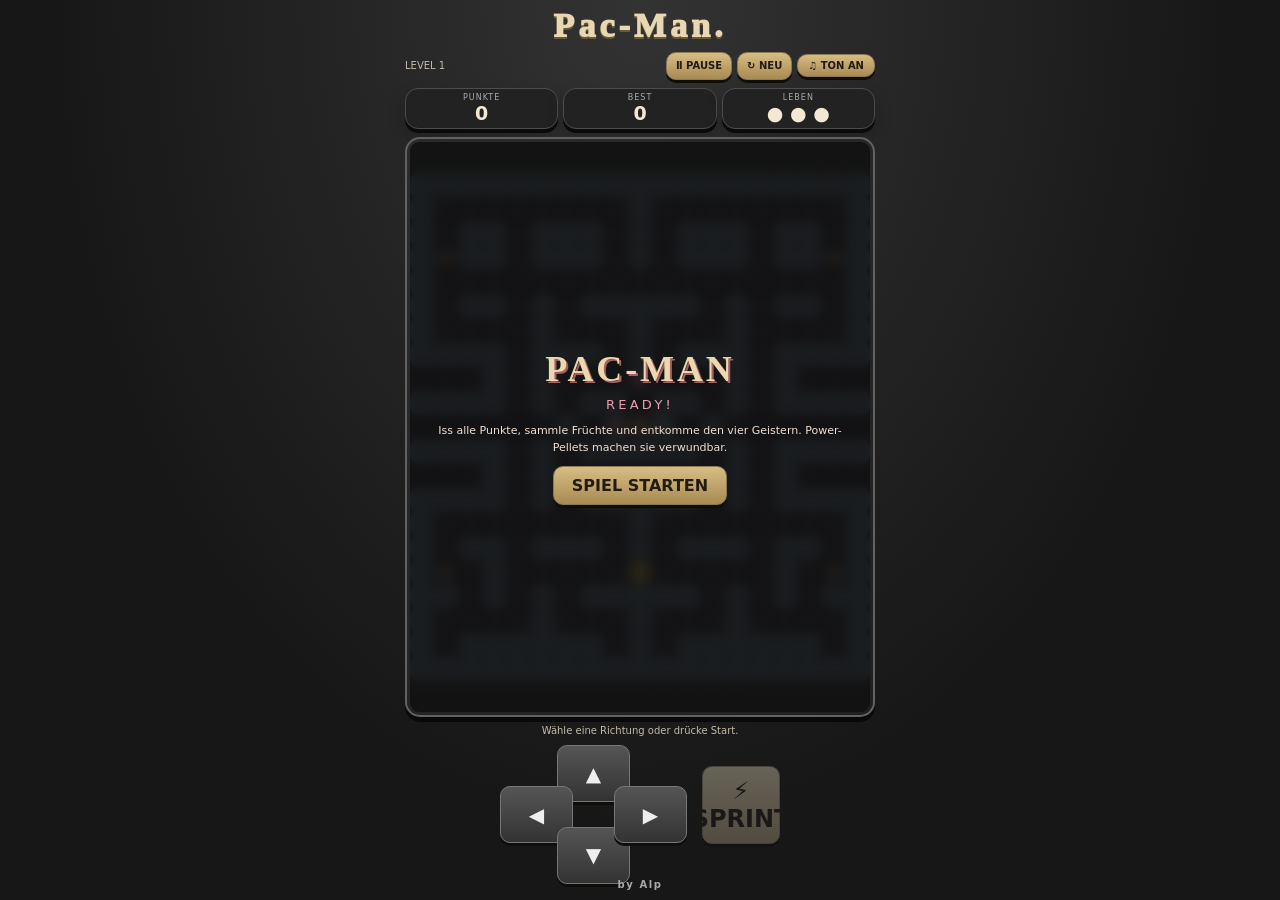
<file: pacman/index.html>
<!doctype html>
<html lang="de">
<head>
<meta charset="utf-8"><meta name="viewport" content="width=device-width,initial-scale=1,maximum-scale=1,user-scalable=no">
<meta name="theme-color" content="#171626"><title>Pac-Man. – by Alp</title>
<style>
:root{color-scheme:dark;--bg:#171626;--panel:#242238;--cream:#fff0c9;--yellow:#ffd95a;--pink:#ed9eb2;--mint:#a9cbb5;--blue:#83b8d8;--wall:#647e91;--ink:#29283b}
*{box-sizing:border-box}html,body{margin:0;min-height:100%;background:radial-gradient(ellipse at 50% 0,#37334b,var(--bg) 65%);color:var(--cream);font-family:ui-rounded,system-ui,-apple-system,Segoe UI,sans-serif}
body{display:flex;justify-content:center;padding:14px 12px 26px}.app{width:min(100%,500px);display:flex;flex-direction:column;gap:11px}
header{text-align:center}h1{font-size:clamp(34px,9vw,48px);letter-spacing:.12em;color:var(--yellow);margin:0;text-shadow:3px 3px 0 #a65e62;font-weight:1000}header p{margin:2px 0 0;color:#c4b9bb;font-size:10px;letter-spacing:.24em;text-transform:uppercase}
.topline{display:flex;justify-content:space-between;align-items:center;color:#d7cbd0;font-size:11px}.sound{border:1px solid #746d82;border-radius:20px;background:#29263d;color:var(--cream);padding:7px 12px;font-size:12px}
.stats{display:grid;grid-template-columns:repeat(3,1fr);gap:7px}.stat{background:#29263ddd;border:1px solid #625c73;border-radius:12px;padding:7px 5px;text-align:center;color:#c4b9bb;font-size:9px;letter-spacing:.13em}.stat b{display:block;color:var(--cream);font-size:20px;letter-spacing:0;font-variant-numeric:tabular-nums}
.frame{background:#201e32;border:2px solid #81768b;border-radius:15px;padding:6px;box-shadow:0 7px 0 #100f1b,0 0 24px #edc97818;position:relative}
canvas{display:block;width:100%;height:auto;aspect-ratio:19/21;touch-action:none;border-radius:8px}
.overlay{position:absolute;inset:6px;background:#171626d9;display:flex;flex-direction:column;justify-content:center;align-items:center;text-align:center;padding:22px;border-radius:9px;backdrop-filter:blur(2px)}
.overlay.hidden{display:none}.overlay h2{font-size:clamp(28px,8vw,42px);color:var(--yellow);margin:0 0 8px;letter-spacing:.08em;text-shadow:2px 2px #a65e62}.overlay p{margin:4px 0 16px;line-height:1.5;color:#f1dfd1;font-size:13px}.overlay .ready{font-size:16px;letter-spacing:.25em;color:var(--pink);animation:blink 1s steps(2,start) infinite;margin:5px 0 16px}@keyframes blink{to{visibility:hidden}}
button{border:1px solid #8d8295;background:linear-gradient(#49435d,#302c43);color:var(--cream);border-radius:12px;font:750 14px ui-rounded,system-ui;touch-action:manipulation;cursor:pointer;box-shadow:0 3px 0 #100f1b}
button:active{transform:translateY(2px);box-shadow:0 1px 0 #100f1b}.primary{background:linear-gradient(#f4d77a,#c68c55);color:#33283a;border-color:#ffe8a5;padding:12px 25px}
.message{text-align:center;min-height:18px;color:#e5c9b4;font-size:12px}
.controls{display:grid;grid-template-columns:repeat(3,58px);grid-template-rows:repeat(2,46px);justify-content:center;gap:5px}
.controls button{font-size:20px}.up{grid-column:2}.left{grid-column:1;grid-row:2}.down{grid-column:2;grid-row:2}.right{grid-column:3;grid-row:2}
.actions{display:flex;gap:8px}.actions button{flex:1;padding:11px 7px;font-size:12px}.sprint{background:linear-gradient(#e9b56f,#a9665d);border-color:#f5d09b;color:#2d2033}.sprint:disabled{opacity:.45}
.help{text-align:center;color:#b7aab6;font-size:10px;line-height:1.5}
@media(min-width:600px){body{padding-top:24px}.controls{grid-template-columns:repeat(3,64px);grid-template-rows:repeat(2,50px)}}

/* Compact, single-screen mobile layout */
html,body{width:100%;height:100%;min-height:0;overflow:hidden;overscroll-behavior:none}
body{height:100vh;height:100dvh;padding:max(4px,env(safe-area-inset-top)) 8px max(4px,env(safe-area-inset-bottom))}
.app{width:min(100%,500px);height:100%;min-height:0;gap:clamp(3px,.65vh,7px)}
header{flex:0 0 auto}h1{font-size:clamp(23px,5vh,34px);line-height:1.05;letter-spacing:.1em}
header p{font-size:8px;margin-top:1px}.topline{flex:0 0 auto;font-size:10px}
.sound{padding:5px 10px;font-size:10px}.stats{flex:0 0 auto;gap:5px}
.stat{padding:4px;border-radius:9px;font-size:8px}.stat b{font-size:clamp(15px,2.8vh,19px)}
.frame{flex:1 1 auto;min-height:0;display:flex;align-items:center;justify-content:center;padding:3px;overflow:hidden}
canvas{width:auto;height:100%;max-width:100%;max-height:100%;aspect-ratio:19/21;object-fit:contain}
.overlay{inset:3px;padding:12px}.overlay h2{font-size:clamp(23px,6vh,36px);margin-bottom:4px}
.overlay p{font-size:11px;margin:3px 0 10px}.overlay .ready{font-size:13px;margin:3px 0 8px}
.primary{padding:9px 18px}.message{flex:0 0 auto;min-height:14px;font-size:10px;line-height:1.2}
.controls{flex:0 0 auto;grid-template-columns:repeat(3,48px);grid-template-rows:repeat(2,clamp(28px,4.2vh,38px));gap:3px}
.controls button{font-size:17px;border-radius:9px}.actions{flex:0 0 auto;gap:5px}
.actions button{min-height:34px;padding:6px 4px;font-size:10px;border-radius:9px}
.help{display:none}button,canvas{-webkit-tap-highlight-color:transparent;touch-action:manipulation}
@media(max-height:620px){.app{gap:2px}h1{font-size:22px}.topline .sound{padding:3px 8px}.stat{padding:2px}.stat b{font-size:14px}.controls{grid-template-rows:repeat(2,27px)}.actions button{min-height:29px;padding:4px}.message{min-height:11px}}
@media(min-width:600px){body{padding:8px}.app{max-width:470px}}


/* Controller layout: pause/restart above, D-pad and sprint below */
.topline{display:flex;align-items:center;justify-content:space-between;gap:5px}
.topActions{display:flex;align-items:center;gap:5px}
.topActions button{white-space:nowrap}
.miniAction{padding:5px 9px;border-radius:9px;font-size:10px;min-height:28px}
.controls{display:flex;align-items:center;justify-content:center;gap:clamp(18px,7vw,34px);height:clamp(94px,14vh,116px);flex:0 0 auto}
.dpad{display:grid;grid-template-columns:repeat(3,clamp(43px,12vw,54px));grid-template-rows:repeat(3,clamp(28px,4.2vh,38px));gap:3px}
.dpad button{font-size:20px;border-radius:10px}
.dpad .up{grid-column:2;grid-row:1}.dpad .left{grid-column:1;grid-row:2}.dpad .down{grid-column:2;grid-row:3}.dpad .right{grid-column:3;grid-row:2}
.controls .sprint{width:clamp(64px,18vw,78px);height:clamp(64px,18vw,78px);border-radius:50%;display:flex;flex-direction:column;align-items:center;justify-content:center;gap:1px;font-size:24px;box-shadow:0 4px 0 #100f1b,0 0 14px #e9b56f35}
.controls .sprint small{font-size:9px;font-weight:900;letter-spacing:.08em}
@media(max-height:620px){.controls{height:84px}.dpad{grid-template-rows:repeat(3,25px);grid-template-columns:repeat(3,42px)}.controls .sprint{width:58px;height:58px}.miniAction{min-height:25px;padding:3px 7px;font-size:9px}}


/* Nur die vier Richtungstasten um ca. 5 mm in Breite und Höhe vergrößert */
.dpad button{width:calc(clamp(43px,12vw,54px) + 19px);height:calc(clamp(28px,4.2vh,38px) + 19px)}
@media(max-height:620px){
 .dpad button{width:61px;height:44px}
}


/* Einheitliches NFC-Arcade / Mastermind-Design – reine Darstellung */
:root{--brand-bg:#171717;--brand-panel:#242424;--brand-edge:#555;--brand-cream:#f1eadb;--brand-muted:#aaa;--brand-gold:#d8b66a}
html,body{background:radial-gradient(ellipse at 50% 0,#333 0,#171717 65%)!important;color:var(--brand-cream)!important}
body{font-family:system-ui,-apple-system,Segoe UI,sans-serif!important}
.app{color:var(--brand-cream)}
h1{font-family:Georgia,serif!important;color:#e7d7b3!important;text-shadow:0 2px 0 #6b5836!important;letter-spacing:.12em!important}
h2{font-family:Georgia,serif;color:#e8d8b5}
.panel,.stat,.stat,.settings,.side .panel,.theme-preview-wrap{background:linear-gradient(145deg,#2b2b2b,#202020)!important;border:1px solid #555!important;color:#c4bba9!important;box-shadow:0 4px 0 #090909}
button,.btn,.miniAction,.sound,.sprint{border:1px solid #8d7955!important;border-radius:10px!important;background:linear-gradient(#d7bd83,#a88a53)!important;color:#211b12!important;font-weight:800!important;box-shadow:0 3px 0 #100e0b!important}
button:active,.btn:active{transform:translateY(2px);box-shadow:0 1px 0 #100e0b!important}
button:disabled{opacity:.4}
select{border:1px solid #666!important;border-radius:9px!important;background:#171717!important;color:#f4ead6!important}
footer,.byline,.sub.byline{display:block;text-align:center;color:#aaa!important;font-size:10px!important;font-weight:700!important;letter-spacing:.16em!important;text-transform:none!important;margin-top:auto!important;padding:8px 0 max(4px,env(safe-area-inset-bottom))!important}

body{padding:8px 10px max(6px,env(safe-area-inset-bottom))!important;background:radial-gradient(ellipse at 50% 0,#333 0,#171717 65%)!important}
.app{width:min(100%,470px)!important;gap:8px!important}
h1{color:#e7d7b3!important;text-shadow:0 2px 0 #6b5836!important}
header p{color:#aaa!important}
.topline,.message,.help{color:#c4bba9!important}
.stats .stat{background:#222!important;border-color:#4d4d4d!important;color:#aaa!important}
.stats .stat b{color:#f3e8d2!important}
.frame{background:linear-gradient(145deg,#2b2b2b,#202020)!important;border:2px solid #626262!important;border-radius:15px!important;box-shadow:0 5px 0 #090909!important}
.overlay{background:#171717e8!important}
.overlay h2{color:#e8d8b5!important;font-family:Georgia,serif}
.controls .dpad button{background:linear-gradient(#555,#333)!important;color:#eee!important;border-color:#777!important}
footer{margin-top:auto!important}


/* NFC ARCADE — gemeinsames Finish: Typografie, Oberflächen, Dialoge und Bedienzustände */
:root{
 --arc-bg:#171717;--arc-surface:#252525;--arc-surface-hi:#303030;--arc-border:#595959;
 --arc-gold:#d8b66a;--arc-gold-hi:#ead39c;--arc-text:#f1eadb;--arc-muted:#aaa397;
 --arc-shadow:0 4px 0 #0b0b0b,0 8px 18px #0003;
 color-scheme:dark;
}
html{scrollbar-color:#766344 #171717;scrollbar-width:thin}
body{color:var(--arc-text)!important;accent-color:var(--arc-gold)}
::selection{background:#d8b66a55;color:#fff}
:focus-visible{outline:2px solid var(--arc-gold-hi)!important;outline-offset:3px}
button,.btn,select,input,textarea{font:inherit}
button,.btn{
 transition:transform .12s ease,filter .15s ease,box-shadow .15s ease;
}
button:hover:not(:disabled),.btn:hover:not(:disabled){filter:brightness(1.08)}
button:active:not(:disabled),.btn:active:not(:disabled){filter:brightness(.96)}
button:disabled,.btn:disabled{cursor:not-allowed;filter:saturate(.45);opacity:.48}
input:not([type=checkbox]):not([type=radio]),select,textarea{
 background:#191919!important;color:var(--arc-text)!important;border:1px solid #68604f!important;
 border-radius:9px!important;box-shadow:inset 0 1px 3px #0008!important;
}
input::placeholder,textarea::placeholder{color:#827d73!important}
.panel,.stat,.settings,.side .panel,.theme-preview-wrap,.result,.win-card,.dialog{
 background:linear-gradient(145deg,#303030,#202020)!important;
 border:1px solid var(--arc-border)!important;border-radius:13px!important;
 box-shadow:var(--arc-shadow)!important;color:#d8d0c2!important;
}
h1,h2,h3{ text-wrap:balance }
h2,h3{color:#e8d8b5}
.stat,.statsPanel,.note,.message,.help,.hint,.gesture-hint{color:var(--arc-muted)}
hr{border:0;border-top:1px solid #5b4b30}
a{color:var(--arc-gold-hi)}
.overlay,.modal,.win{
 background:#101010df!important;backdrop-filter:blur(7px);
}
.overlay h2,.modal h2,.win h2,.result h2{color:#ead8ae!important;font-family:Georgia,serif!important}
footer,.byline{color:#aaa!important}
@media(hover:none){button:hover:not(:disabled),.btn:hover:not(:disabled){filter:none}}
@media(prefers-reduced-motion:reduce){*,*::before,*::after{scroll-behavior:auto!important;transition:none!important;animation-duration:.01ms!important;animation-iteration-count:1!important}}

/* Pac-Man: Steuerkreuz bleibt dunkel, damit die Spielsteuerung klar getrennt bleibt. */
.controls .dpad button{background:linear-gradient(#555,#333)!important;color:#eee!important;border-color:#777!important}

</style></head>
<body><main class="app">
<header><h1>Pac-Man.</h1></header>
<div class="topline"><span id="levelLabel">LEVEL 1</span><div class="topActions"><button id="start" class="miniAction">Ⅱ PAUSE</button><button id="restart" class="miniAction">↻ NEU</button><button class="sound" id="sound">♫ TON AN</button></div></div>
<section class="stats"><div class="stat">PUNKTE<b id="score">0</b></div><div class="stat">BEST<b id="best">0</b></div><div class="stat">LEBEN<b id="lives">● ● ●</b></div></section>
<div class="frame"><canvas id="game" width="380" height="420" aria-label="Pac-Man Spielfeld"></canvas>
<div class="overlay" id="overlay"><h2>PAC-MAN</h2><div class="ready">READY!</div><p>Iss alle Punkte, sammle Früchte und entkomme den vier Geistern. Power-Pellets machen sie verwundbar.</p><button class="primary" id="overlayBtn">SPIEL STARTEN</button></div></div>
<div class="message" id="message">Wähle eine Richtung oder drücke Start.</div>
<div class="controls" aria-label="Steuerkreuz und Sprint"><div class="dpad"><button class="up" data-dir="up">▲</button><button class="left" data-dir="left">◀</button><button class="down" data-dir="down">▼</button><button class="right" data-dir="right">▶</button></div><button class="sprint" id="sprint">⚡<small>SPRINT</small></button></div>
<div class="help">Pfeiltasten / WASD oder Steuerkreuz · Leertaste: Pause · Sprint: 1,5 Sek. · Power-Pellets schützen dich nicht vor jedem Risiko.</div>
<footer>by Alp</footer>
</main>
<script>
(()=>{
// Browser-Zoomgesten im Spielbereich unterbinden, soweit der Browser dies erlaubt.
let lastTouchEnd=0;document.addEventListener('touchend',e=>{const now=Date.now();if(now-lastTouchEnd<300)e.preventDefault();lastTouchEnd=now},{passive:false});document.addEventListener('gesturestart',e=>e.preventDefault());document.addEventListener('touchmove',e=>{if(e.touches&&e.touches.length>1)e.preventDefault()},{passive:false});
const canvas=document.getElementById('game'),ctx=canvas.getContext('2d'),$=id=>document.getElementById(id);
const TILE=20,COLS=19,ROWS=21,BASE=[
"###################",
"#........#........#",
"#.##.###.#.###.##.#",
"#o##.###.#.###.##o#",
"#.................#",
"#.##.#.#####.#.##.#",
"#....#...#...#....#",
"####.###.#.###.####",
"   #.#.......#.#   ",
"####.#.## ##.#.####",
"     .#     #.     ",
"####.#.#####.#.####",
"   #.#.......#.#   ",
"####.#.#####.#.####",
"#........#........#",
"#.##.###.#.###.##.#",
"#o.#.....P.....#.o#",
"##.#.#.#####.#.#.##",
"#....#...#...#....#",
"#.######.#.######.#",
"###################"
];
const DIR={left:{x:-1,y:0},right:{x:1,y:0},up:{x:0,y:-1},down:{x:0,y:1}},OPP={left:'right',right:'left',up:'down',down:'up'};
const FRUITS=['🍒','🍓','🍊','🍎','🍈','👾'];const FRUIT_POINTS=[100,300,500,700,1000,2000];
let map,player,ghosts,score=0,lives=3,level=1,best=+(localStorage.getItem('pacmanBest')||0),power=0,invuln=0,running=false,paused=false,over=false,won=false,last=0,playerClock=0,ghostClock=0,fruit=null,fruitClock=0,levelStart=0,particles=[],soundOn=true,audio=null,sprint=0,sprintCooldown=0,nearFlash=0,nearPoints=0,extraLifeAt=10000,mode='classic',mazeIndex=0;
let countdownTimer=null,countdown=0;
$('best').textContent=best;
function beep(freq=440,dur=.07,type='square',vol=.035){if(!soundOn)return;try{audio=audio||new(window.AudioContext||window.webkitAudioContext)();let o=audio.createOscillator(),g=audio.createGain();o.type=type;o.frequency.value=freq;g.gain.value=vol;o.connect(g);g.connect(audio.destination);o.start();g.gain.exponentialRampToValueAtTime(.001,audio.currentTime+dur);o.stop(audio.currentTime+dur)}catch(e){}}
function sound(name){({dot:()=>beep(620,.035,'square',.018),power:()=>{beep(280,.18,'sine');setTimeout(()=>beep(520,.2,'sine'),100)},fruit:()=>{beep(740,.1);setTimeout(()=>beep(980,.13),90)},ghost:()=>{beep(900,.08,'triangle');setTimeout(()=>beep(1200,.1,'triangle'),75)},hurt:()=>{beep(180,.25,'sawtooth');setTimeout(()=>beep(110,.3,'sawtooth'),180)},sprint:()=>{beep(240,.07,'sawtooth');setTimeout(()=>beep(760,.13,'triangle'),65)},win:()=>{[440,550,660,880].forEach((f,i)=>setTimeout(()=>beep(f,.15,'triangle'),i*110))}}[name]||(()=>{}))()}
function mazeFor(n){let a=BASE.map(r=>r.split(''));if(n%3===2){for(let y=4;y<17;y+=4)for(let x=3;x<16;x+=4)if(a[y][x]==='.')a[y][x]='#';}if(n%3===0&&n>1){for(let x=2;x<17;x+=3){if(a[8][x]==='.')a[8][x]='#';if(a[12][x]==='.')a[12][x]='#';}}a[16][9]=' ';return a}
function countDots(){let n=0;for(let row of map)for(let c of row)if(c==='.'||c==='o')n++;return n}
let dots=0;
function fresh(){map=mazeFor(level);dots=countDots();player={x:9,y:16,dir:'left',next:'left',mouth:0};ghosts=[
{id:'blinky',name:'Blinky',x:9,y:8,homeX:9,homeY:8,dir:'left',color:'#e9868d'},
{id:'pinky',name:'Pinky',x:8,y:10,homeX:8,homeY:10,dir:'up',color:'#e7a9c2'},
{id:'inky',name:'Inky',x:10,y:10,homeX:10,homeY:10,dir:'right',color:'#91c5c8'},
{id:'clyde',name:'Clyde',x:9,y:10,homeX:9,homeY:10,dir:'down',color:'#e9b76f'}];
power=0;invuln=0;fruit=null;fruitClock=0;sprint=0;sprintCooldown=0;particles=[];levelStart=performance.now();won=false;over=false;playerClock=0;ghostClock=0}
function wall(x,y){if(y<0||y>=ROWS)return true;if(x<0||x>=COLS)return false;return map[y][x]==='#'}
function move(p,d){let v=DIR[d],nx=p.x+v.x,ny=p.y+v.y;if(nx<0)nx=COLS-1;if(nx>=COLS)nx=0;if(!wall(nx,ny)){p.x=nx;p.y=ny;return true}return false}
function updateStats(){ $('score').textContent=score.toLocaleString('de-DE');$('best').textContent=best.toLocaleString('de-DE');$('lives').textContent=Array.from({length:Math.max(0,lives)},()=> '●').join(' ')||'—';$('levelLabel').textContent='LEVEL '+level}
function addScore(n){score+=n;if(score>best){best=score;localStorage.setItem('pacmanBest',best)}while(score>=extraLifeAt){lives++;extraLifeAt+=10000;beep(880,.22,'triangle')}updateStats()}
function burst(x,y,color,n=9){for(let i=0;i<n;i++){let a=Math.random()*Math.PI*2,s=25+Math.random()*65;particles.push({x:x*TILE+10,y:y*TILE+10,vx:Math.cos(a)*s,vy:Math.sin(a)*s,life:.35,max:.35,color})}}
function setDir(d){if(!DIR[d])return;player.next=d;if(!running&&!over&&!won)startGame()}
function startGame(){if(over){newGame();return}if(won){nextLevel();return}if(countdownTimer)return;running=false;paused=false;countdown=3;$('overlay').classList.remove('hidden');$('overlay').querySelector('h2').textContent='BEREIT?';$('overlay').querySelector('.ready').textContent=String(countdown);$('overlay').querySelector('p').textContent='Das Spiel startet gleich!';$('overlayBtn').textContent='STARTET…';$('overlayBtn').disabled=true;$('start').textContent='Ⅱ PAUSE';$('message').textContent='Mach dich bereit!';countdownTimer=setInterval(()=>{countdown--;if(countdown>0){$('overlay').querySelector('.ready').textContent=String(countdown)}else if(countdown===0){$('overlay').querySelector('.ready').textContent='LOS!'}else{clearInterval(countdownTimer);countdownTimer=null;countdown=0;$('overlayBtn').disabled=false;$('overlay').classList.add('hidden');running=true;$('message').textContent='Los geht’s!'}},700)}
function pause(){running=false;paused=true;$('start').textContent='▶ WEITER';$('message').textContent='PAUSE';$('overlay').classList.remove('hidden');$('overlay').querySelector('h2').textContent='PAUSE';$('overlay').querySelector('.ready').textContent='';$('overlay').querySelector('p').textContent='Dein Labyrinth wartet auf dich.';$('overlayBtn').textContent='WEITERSPIELEN'}
function newGame(){if(countdownTimer){clearInterval(countdownTimer);countdownTimer=null}countdown=0;$('overlayBtn').disabled=false;score=0;lives=3;level=1;extraLifeAt=10000;fresh();updateStats();startGame()}
function nextLevel(){let elapsed=(performance.now()-levelStart)/1000,bonus=Math.max(0,Math.round((150-elapsed)*10));addScore(bonus);level++;fresh();running=true;$('overlay').classList.add('hidden');$('start').textContent='Ⅱ PAUSE';$('message').textContent='LEVEL '+level+' · Weiter geht’s!';sound('win')}
function finishLevel(){let elapsed=(performance.now()-levelStart)/1000,bonus=Math.max(0,Math.round((150-elapsed)*10));won=true;running=false;burst(9,10,'#ffe08a',30);sound('win');$('overlay').classList.remove('hidden');$('overlay').querySelector('h2').textContent='LEVEL COMPLETE';$('overlay').querySelector('.ready').textContent='★ GESCHAFFT ★';$('overlay').querySelector('p').textContent='Zeitbonus: +'+bonus+' Punkte. Das nächste Labyrinth wartet!';$('overlayBtn').textContent='NÄCHSTES LEVEL';$('start').textContent='▶ WEITER'}
function eat(){if(invuln>0)return;let c=map[player.y][player.x];if(c==='.'||c==='o'){map[player.y][player.x]=' ';dots--;addScore(c==='o'?50:10);burst(player.x,player.y,c==='o'?'#ffe08a':'#fff0c9',c==='o'?18:3);sound(c==='o'?'power':'dot');if(c==='o')power=Math.max(5.5,7-level*.12);if(dots<=0)finishLevel()}
 if(invuln<=0&&fruit&&fruit.x===player.x&&fruit.y===player.y){addScore(FRUIT_POINTS[(level-1)%FRUIT_POINTS.length]);burst(fruit.x,fruit.y,'#f3a0a6',18);fruit=null;sound('fruit')}
}
function movePlayer(){let wanted=DIR[player.next];let tx=player.x+wanted.x,ty=player.y+wanted.y;if(!wall(tx,ty))player.dir=player.next;let d=DIR[player.dir];if(move(player,player.dir))eat()}
function targetFor(g){let px=player.x,py=player.y,d=DIR[player.dir];if(g.id==='blinky')return{x:px,y:py};if(g.id==='pinky')return{x:px+d.x*4,y:py+d.y*4};if(g.id==='inky'){let b=ghosts[0];return{x:px+d.x*2+(px-b.x),y:py+d.y*2+(py-b.y)}}let dist=Math.abs(g.x-px)+Math.abs(g.y-py);return dist>7?{x:px,y:py}:{x:1,y:19}}
function choices(g){return Object.keys(DIR).filter(k=>k!==OPP[g.dir]&&!wall(g.x+DIR[k].x,g.y+DIR[k].y)).concat([])}
function moveGhost(g){let opts=choices(g);if(!opts.length){opts=Object.keys(DIR).filter(k=>!wall(g.x+DIR[k].x,g.y+DIR[k].y))}if(!opts.length)return;let target=targetFor(g),fright=power>0;opts.sort((a,b)=>{let da=DIR[a],db=DIR[b],sa=Math.abs(g.x+da.x-target.x)+Math.abs(g.y+da.y-target.y),sb=Math.abs(g.x+db.x-target.x)+Math.abs(g.y+db.y-target.y);return fright?sb-sa:sa-sb});let chosen=opts[0];if(Math.random()<.14)chosen=opts[Math.floor(Math.random()*opts.length)];g.dir=chosen;move(g,chosen)}
function collide(){if(invuln>0)return;for(let g of ghosts){let dx=Math.abs(g.x-player.x),dy=Math.abs(g.y-player.y);if((dx===0&&dy===0)||(dx+dy===1&&sprint>0&&Math.random()<.18)){if(power>0){addScore(200*Math.pow(2,ghosts.filter(x=>x.eaten).length));g.eaten=true;burst(g.x,g.y,'#fff0c9',16);g.x=g.homeX;g.y=g.homeY;g.eaten=false;sound('ghost')}else if(dx===0&&dy===0){loseLife();return}else if(sprint>0&&nearFlash<=0){nearFlash=.65;nearPoints=100;addScore(nearPoints);$('message').textContent='NEAR MISS +'+nearPoints;burst(player.x,player.y,'#f4d77a',7)}}}}
function loseLife(){lives--;updateStats();sprint=0;power=2;invuln=2;sound('hurt');burst(player.x,player.y,'#f2b7a4',25);if(lives<=0){running=false;over=true;$('overlay').classList.remove('hidden');$('overlay').querySelector('h2').textContent='GAME OVER';$('overlay').querySelector('.ready').textContent='ARCADE ENDE';$('overlay').querySelector('p').textContent='Punkte: '+score.toLocaleString('de-DE')+' · Bestleistung: '+best.toLocaleString('de-DE')+' · Level: '+level;$('overlayBtn').textContent='NEUE RUNDE';$('start').textContent='▶ NOCHMAL'}else{$('message').textContent='SCHUTZPHASE · Beweg dich weg!';}}
function spawnFruit(){if(!fruit&&fruitClock>9){let spots=[];for(let y=1;y<ROWS-1;y++)for(let x=1;x<COLS-1;x++)if(map[y][x]===' '&&!(x===player.x&&y===player.y))spots.push({x,y});if(spots.length){fruit=spots[Math.floor(Math.random()*spots.length)];fruit.type=(level-1)%FRUITS.length;fruitClock=0}}}
function activateSprint(){if(!running||sprintCooldown>0)return;sprint=1.5;sprintCooldown=5;sound('sprint');burst(player.x,player.y,'#ffe16e',14)}
function tick(dt){let sec=dt/1000;playerClock+=dt;ghostClock+=dt;fruitClock+=sec;if(power>0)power=Math.max(0,power-sec);if(invuln>0){invuln=Math.max(0,invuln-sec);if(invuln===0)$('message').textContent='Weiter geht’s!'}if(sprint>0)sprint=Math.max(0,sprint-sec);if(sprintCooldown>0)sprintCooldown=Math.max(0,sprintCooldown-sec);if(nearFlash>0)nearFlash=Math.max(0,nearFlash-sec);spawnFruit();
 let playerStep=sprint>0?82:131.6;if(playerClock>=playerStep){playerClock=0;movePlayer();player.mouth=(player.mouth+1)%2;collide()}
 let ghostStep=power>0?310:level>4?265:300;if(ghostClock>=ghostStep){ghostClock=0;ghosts.forEach(moveGhost);collide()}
 for(let p of particles){p.x+=p.vx*sec;p.y+=p.vy*sec;p.life-=sec}particles=particles.filter(p=>p.life>0)}
function roundRect(x,y,w,h,r){ctx.beginPath();ctx.roundRect(x,y,w,h,r);ctx.fill()}
function draw(){ctx.fillStyle='#201e32';ctx.fillRect(0,0,380,420);
 for(let y=0;y<ROWS;y++)for(let x=0;x<COLS;x++){let c=map[y][x],px=x*TILE,py=y*TILE;if(c==='#'){ctx.fillStyle='#647e91';roundRect(px+1,py+1,18,18,5);ctx.strokeStyle='#a8c1c3';ctx.lineWidth=.8;ctx.stroke() }else if(c==='.'||c==='o'){ctx.fillStyle=c==='o'?'#ffe08a':'#fff0c9';ctx.beginPath();ctx.arc(px+10,py+10,c==='o'?(Math.sin(performance.now()/100)*1+5):2,0,Math.PI*2);ctx.fill()}}
 if(fruit){ctx.font='16px system-ui';ctx.textAlign='center';ctx.fillText(FRUITS[fruit.type],fruit.x*TILE+10,fruit.y*TILE+16)}
 if(power>0&&Math.floor(performance.now()/125)%2===0){} 
 ghosts.forEach(g=>{let x=g.x*TILE+10,y=g.y*TILE+10,blue=power>0,blink=power<2&&Math.floor(performance.now()/110)%2===0;ctx.fillStyle=blue?(blink?'#fff0c9':'#83b8d8'):g.color;ctx.beginPath();ctx.arc(x,y-1,8,Math.PI,0);ctx.lineTo(x+8,y+8);ctx.lineTo(x+4,y+5);ctx.lineTo(x,y+8);ctx.lineTo(x-4,y+5);ctx.lineTo(x-8,y+8);ctx.closePath();ctx.fill();ctx.fillStyle='#fff';ctx.beginPath();ctx.arc(x-3,y-2,2.8,0,Math.PI*2);ctx.arc(x+3,y-2,2.8,0,Math.PI*2);ctx.fill();ctx.fillStyle='#36344a';ctx.beginPath();ctx.arc(x-2,y-2,1.2,0,Math.PI*2);ctx.arc(x+4,y-2,1.2,0,Math.PI*2);ctx.fill()});
 let face={right:0,left:Math.PI,up:-Math.PI/2,down:Math.PI/2}[player.dir],ang=player.mouth?.25:.04,x=player.x*TILE+10,y=player.y*TILE+10;if(invuln>0){ctx.save();ctx.globalAlpha=.3+.25*Math.sin(performance.now()/55);ctx.fillStyle='#fff7ad';ctx.shadowColor='#fff7ad';ctx.shadowBlur=24;ctx.beginPath();ctx.arc(x,y,14,0,Math.PI*2);ctx.fill();ctx.restore()}if(sprint>0){ctx.strokeStyle='#ffe08a';ctx.lineWidth=3;ctx.globalAlpha=.7;ctx.beginPath();ctx.moveTo(x-DIR[player.dir].x*8,y-DIR[player.dir].y*8);ctx.lineTo(x-DIR[player.dir].x*18,y-DIR[player.dir].y*18);ctx.stroke();ctx.globalAlpha=1;ctx.shadowColor='#ffe08a';ctx.shadowBlur=15}
 ctx.fillStyle='#ffd95a';ctx.beginPath();ctx.moveTo(x,y);ctx.arc(x,y,9,face+ang,face+Math.PI*2-ang);ctx.closePath();ctx.fill();ctx.shadowBlur=0;
 for(let p of particles){ctx.globalAlpha=Math.max(0,p.life/p.max);ctx.fillStyle=p.color;ctx.beginPath();ctx.arc(p.x,p.y,2.2,0,Math.PI*2);ctx.fill()}ctx.globalAlpha=1;
}
function loop(t){let dt=Math.min(45,t-last||16);last=t;if(running)tick(dt);draw();let pct=sprintCooldown<=0?1:1-sprintCooldown/5;$('sprint').textContent=sprint>0?'⚡ TURBO':sprintCooldown>0?'⚡ '+sprintCooldown.toFixed(1)+'s':'⚡ SPRINT';$('sprint').disabled=!running||sprintCooldown>0;requestAnimationFrame(loop)}
$('overlayBtn').onclick=()=>{if(won)nextLevel();else if(over)newGame();else if(paused){paused=false;$('overlay').classList.add('hidden');startGame()}else startGame()};
$('start').onclick=()=>{if(running)pause();else if(won)nextLevel();else startGame()};
$('restart').onclick=()=>{newGame()};
$('sprint').onclick=activateSprint;
$('sound').onclick=()=>{soundOn=!soundOn;$('sound').textContent=soundOn?'♫ TON AN':'♫ TON AUS';if(soundOn)beep(660,.08)};
document.querySelectorAll('[data-dir]').forEach(b=>{b.addEventListener('pointerdown',e=>{e.preventDefault();setDir(b.dataset.dir)})});
window.addEventListener('keydown',e=>{let k={ArrowLeft:'left',a:'left',ArrowRight:'right',d:'right',ArrowUp:'up',w:'up',ArrowDown:'down',s:'down'}[e.key];if(k){e.preventDefault();setDir(k)}if(e.key===' '){e.preventDefault();running?pause():startGame()}if(e.key==='Shift')activateSprint()});
let sx=0,sy=0;canvas.addEventListener('touchstart',e=>{let t=e.changedTouches[0];sx=t.clientX;sy=t.clientY},{passive:true});canvas.addEventListener('touchend',e=>{let t=e.changedTouches[0],dx=t.clientX-sx,dy=t.clientY-sy;if(Math.max(Math.abs(dx),Math.abs(dy))>18)setDir(Math.abs(dx)>Math.abs(dy)?(dx>0?'right':'left'):(dy>0?'down':'up'))},{passive:true});
fresh();updateStats();requestAnimationFrame(loop);
})();
</script></body></html>
</file>
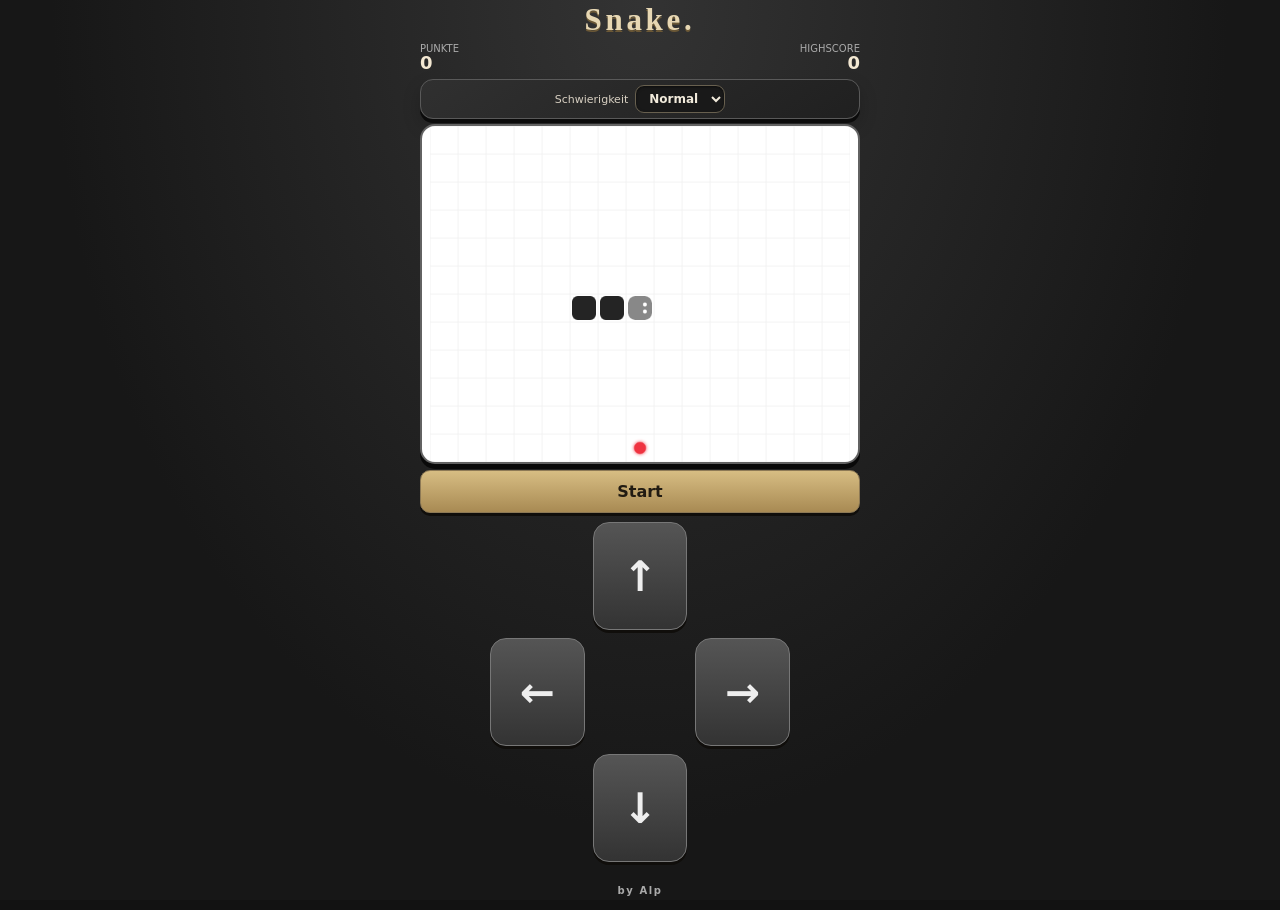
<file: snake/index.html>
<!doctype html>
<html lang="de"><head>
<meta charset="utf-8"><meta name="viewport" content="width=device-width,initial-scale=1,maximum-scale=1,user-scalable=no,viewport-fit=cover"><meta name="theme-color" content="#f4f4f4">
<title>NFC Arcade – Snake by Alp</title>
<style>
*{box-sizing:border-box;-webkit-tap-highlight-color:transparent}html,body{width:100%;height:100%;margin:0;overflow:hidden;overscroll-behavior:none;touch-action:none}body{background:#f4f4f4;color:#111;font-family:system-ui,-apple-system,sans-serif;display:flex;justify-content:center;align-items:center;padding:10px}.app{width:min(100%,440px);max-height:100dvh;text-align:center;display:flex;flex-direction:column;justify-content:center}.top{display:flex;justify-content:space-between;align-items:center;margin:3px 0 6px}.brand{font-weight:900;letter-spacing:.12em;font-size:12px;color:#777}.scores{display:flex;gap:16px;font-size:10px;color:#666}.scores b{display:block;color:#111;font-size:19px}.scores b.pop{animation:scorePop .28s ease-out}@keyframes scorePop{0%{transform:scale(1)}45%{transform:scale(1.35);color:#ef3340}100%{transform:scale(1)}}@keyframes boardIn{0%{opacity:0;transform:scale(.94)}65%{opacity:1;transform:scale(1.015)}100%{opacity:1;transform:scale(1)}}@keyframes boardOut{0%{opacity:1;transform:scale(1)}100%{opacity:.65;transform:scale(.97)}}canvas.new-round{animation:boardIn .42s cubic-bezier(.2,.8,.2,1)}canvas.game-over{animation:boardOut .35s ease-out}h1{font-size:33px;margin:2px 0 0;letter-spacing:-1.5px;line-height:1.1}.sub{color:#777;margin:1px 0 7px;font-size:13px;font-weight:650;letter-spacing:.04em}.settings{display:flex;justify-content:center;align-items:center;gap:7px;margin:0 0 8px;font-size:11px;color:#777}.settings select{border:1px solid #ddd;border-radius:9px;background:#fff;padding:5px 9px;font:600 12px system-ui;color:#222}canvas{width:100%;height:auto;display:block;background:#fff;border:1px solid #e4e4e4;border-radius:16px;box-shadow:0 8px 30px #0000000b;touch-action:none}.actions{display:flex;gap:9px;margin-top:9px}.btn{border:0;border-radius:12px;padding:11px 14px;font-weight:750;font-size:14px;background:#111;color:#fff;flex:1;touch-action:manipulation}.btn.secondary{background:#e8e8e8;color:#111}.pad{display:grid;grid-template-columns:repeat(3,1fr);gap:6px;width:186px;margin:10px auto 0}.pad button{height:43px;border:0;border-radius:11px;background:#e8e8e8;font-size:20px;font-weight:800;color:#111;touch-action:manipulation}.empty{visibility:hidden}.hint{color:#999;font-size:10px;margin:8px 0 0}@media(prefers-reduced-motion:reduce){canvas.new-round,canvas.game-over,.scores b.pop{animation:none}}

/* Einheitliches NFC-Arcade / Mastermind-Design – reine Darstellung */
:root{--brand-bg:#171717;--brand-panel:#242424;--brand-edge:#555;--brand-cream:#f1eadb;--brand-muted:#aaa;--brand-gold:#d8b66a}
html,body{background:radial-gradient(ellipse at 50% 0,#333 0,#171717 65%)!important;color:var(--brand-cream)!important}
body{font-family:system-ui,-apple-system,Segoe UI,sans-serif!important}
.app{color:var(--brand-cream)}
h1{font-family:Georgia,serif!important;color:#e7d7b3!important;text-shadow:0 2px 0 #6b5836!important;letter-spacing:.12em!important}
h2{font-family:Georgia,serif;color:#e8d8b5}
.panel,.stat,.stat,.settings,.side .panel,.theme-preview-wrap{background:linear-gradient(145deg,#2b2b2b,#202020)!important;border:1px solid #555!important;color:#c4bba9!important;box-shadow:0 4px 0 #090909}
button,.btn,.miniAction,.sound,.sprint{border:1px solid #8d7955!important;border-radius:10px!important;background:linear-gradient(#d7bd83,#a88a53)!important;color:#211b12!important;font-weight:800!important;box-shadow:0 3px 0 #100e0b!important}
button:active,.btn:active{transform:translateY(2px);box-shadow:0 1px 0 #100e0b!important}
button:disabled{opacity:.4}
select{border:1px solid #666!important;border-radius:9px!important;background:#171717!important;color:#f4ead6!important}
footer,.byline,.sub.byline{display:block;text-align:center;color:#aaa!important;font-size:10px!important;font-weight:700!important;letter-spacing:.16em!important;text-transform:none!important;margin-top:auto!important;padding:8px 0 max(4px,env(safe-area-inset-bottom))!important}

body{padding:12px 10px 8px!important}.app{min-height:100dvh;max-height:none!important;justify-content:flex-start!important;gap:8px;padding:8px 0 0}
.brand{display:none!important}.scores{color:#aaa!important}.scores b{color:#f3e8d2!important}
canvas{border:2px solid #626262!important;border-radius:15px!important;box-shadow:0 5px 0 #090909!important}
.settings{padding:8px 10px;border-radius:10px}.pad button{background:linear-gradient(#555,#333)!important;color:#eee!important;border-color:#777!important}
footer{margin-top:auto!important;padding-bottom:max(12px,env(safe-area-inset-bottom))!important}


/* NFC ARCADE — gemeinsames Finish: Typografie, Oberflächen, Dialoge und Bedienzustände */
:root{
 --arc-bg:#171717;--arc-surface:#252525;--arc-surface-hi:#303030;--arc-border:#595959;
 --arc-gold:#d8b66a;--arc-gold-hi:#ead39c;--arc-text:#f1eadb;--arc-muted:#aaa397;
 --arc-shadow:0 4px 0 #0b0b0b,0 8px 18px #0003;
 color-scheme:dark;
}
html{scrollbar-color:#766344 #171717;scrollbar-width:thin}
body{color:var(--arc-text)!important;accent-color:var(--arc-gold)}
::selection{background:#d8b66a55;color:#fff}
:focus-visible{outline:2px solid var(--arc-gold-hi)!important;outline-offset:3px}
button,.btn,select,input,textarea{font:inherit}
button,.btn{
 transition:transform .12s ease,filter .15s ease,box-shadow .15s ease;
}
button:hover:not(:disabled),.btn:hover:not(:disabled){filter:brightness(1.08)}
button:active:not(:disabled),.btn:active:not(:disabled){filter:brightness(.96)}
button:disabled,.btn:disabled{cursor:not-allowed;filter:saturate(.45);opacity:.48}
input:not([type=checkbox]):not([type=radio]),select,textarea{
 background:#191919!important;color:var(--arc-text)!important;border:1px solid #68604f!important;
 border-radius:9px!important;box-shadow:inset 0 1px 3px #0008!important;
}
input::placeholder,textarea::placeholder{color:#827d73!important}
.panel,.stat,.settings,.side .panel,.theme-preview-wrap,.result,.win-card,.dialog{
 background:linear-gradient(145deg,#303030,#202020)!important;
 border:1px solid var(--arc-border)!important;border-radius:13px!important;
 box-shadow:var(--arc-shadow)!important;color:#d8d0c2!important;
}
h1,h2,h3{ text-wrap:balance }
h2,h3{color:#e8d8b5}
.stat,.statsPanel,.note,.message,.help,.hint,.gesture-hint{color:var(--arc-muted)}
hr{border:0;border-top:1px solid #5b4b30}
a{color:var(--arc-gold-hi)}
.overlay,.modal,.win{
 background:#101010df!important;backdrop-filter:blur(7px);
}
.overlay h2,.modal h2,.win h2,.result h2{color:#ead8ae!important;font-family:Georgia,serif!important}
footer,.byline{color:#aaa!important}
@media(hover:none){button:hover:not(:disabled),.btn:hover:not(:disabled){filter:none}}
@media(prefers-reduced-motion:reduce){*,*::before,*::after{scroll-behavior:auto!important;transition:none!important;animation-duration:.01ms!important;animation-iteration-count:1!important}}

/* Snake: Eingabepad bleibt bewusst dunkel; Spielfeld und Schlange bleiben original. */
.pad button{background:linear-gradient(#555,#333)!important;color:#eee!important;border-color:#777!important}


/* Snake: kompakter Kopfbereich und sichtbarer Footer */
.app{gap:5px;padding:2px 0 0!important}
h1{margin:0 0 1px!important;font-size:31px!important;line-height:1.05!important}
.top{width:100%;margin:0 0 2px!important}
.scores{width:100%;justify-content:space-between!important;gap:12px!important;font-size:10px!important}
.scores>div:first-child{text-align:left}
.scores>div:last-child{text-align:right}
.scores b{font-size:18px!important;line-height:1.05}
.settings{margin:0!important;padding:5px 9px!important}
canvas{max-height: min(42dvh, 340px);width:100%;object-fit:contain}
.actions{margin-top:1px!important}
.pad{width:min(100%,300px)!important;flex:1 1 0!important;min-height:0!important;max-height: min(38dvh, 340px)!important;grid-template-rows:repeat(3,minmax(0,1fr))!important;gap:8px!important;margin:4px auto 0!important;align-content:stretch!important;align-self:center!important}
.pad button{height:auto!important;min-height:54px!important;font-size:clamp(30px,8vw,42px)!important;border-radius:16px!important}
.pad .empty{min-height:0}
footer{margin-top:auto!important;padding:4px 0 max(6px,env(safe-area-inset-bottom))!important}

</style></head><body><main class="app">
<h1>Snake.</h1>
<div class="top"><div class="scores"><div>PUNKTE<b id="score">0</b></div><div>HIGHSCORE<b id="best">0</b></div></div></div>
<div class="settings"><label for="difficulty">Schwierigkeit</label><select id="difficulty"><option value="easy">Einfach</option><option value="normal" selected>Normal</option><option value="hard">Schwer</option></select></div>
<canvas id="game" width="600" height="480" aria-label="Snake Spielfeld"></canvas>
<div class="actions"><button class="btn" id="start">Start</button></div>
<div class="pad"><span class="empty"></span><button data-dir="up" aria-label="Hoch">↑</button><span class="empty"></span><button data-dir="left" aria-label="Links">←</button><span class="empty"></span><button data-dir="right" aria-label="Rechts">→</button><span class="empty"></span><button data-dir="down" aria-label="Runter">↓</button><span class="empty"></span></div>
<footer>by Alp</footer>
</main><script>
(()=> {
const c=document.getElementById('game'),ctx=c.getContext('2d'),scoreEl=document.getElementById('score'),bestEl=document.getElementById('best'),startBtn=document.getElementById('start'),difficultyEl=document.getElementById('difficulty'),cols=15,rows=12,cell=40;
const modes={easy:{label:'Einfach',speed:174,step:2.5},normal:{label:'Normal',speed:152.25,step:3.15},hard:{label:'Schwer',speed:126,step:2.6}};
let snake,food,dir,next,score,best,timer=null,countdownTimer=null,foodTimer=null,slowTimer=null,running=false,paused=false,over=false,countdown=0,specialUntil=0,slowUntil=0,particles=[],mode=difficultyEl.value;
const palettes=['#242424','#2563a6','#168477','#8055a5','#c46b25','#54833c'];
function bestKey(){return 'snakeBest_'+mode}
function loadBest(){try{best=Number(localStorage.getItem(bestKey())||0)}catch(e){best=0}bestEl.textContent=best}
function speed(){const m=modes[mode];return Math.max(62,m.speed-score*m.step)*(performance.now()<slowUntil?1.22:1)}
function clearTimers(){clearInterval(timer);clearInterval(countdownTimer);clearTimeout(foodTimer);clearTimeout(slowTimer);timer=countdownTimer=foodTimer=slowTimer=null}
function reset(){clearTimers();c.classList.remove('game-over');c.classList.remove('new-round');void c.offsetWidth;c.classList.add('new-round');snake=[{x:7,y:6},{x:6,y:6},{x:5,y:6}];dir={x:1,y:0};next={...dir};score=0;running=false;paused=false;over=false;countdown=0;slowUntil=0;specialUntil=0;particles=[];scoreEl.textContent='0';startBtn.textContent='Start';loadBest();spawn();draw()}
function spawn(type='normal'){let p;do{p={x:Math.floor(Math.random()*cols),y:Math.floor(Math.random()*rows)}}while(snake.some(s=>s.x===p.x&&s.y===p.y));food={...p,type:type==='special'?(Math.random()<.5?'gold':'blue'):'normal'};specialUntil=food.type==='normal'?0:performance.now()+7000;if(food.type!=='normal'){clearTimeout(foodTimer);foodTimer=setTimeout(()=>{if(food&&food.type!=='normal'){spawn('normal');draw()}},7000)}}
function addBurst(x,y,color){for(let i=0;i<12;i++){const a=Math.PI*2*i/12;particles.push({x:x*cell+20,y:y*cell+20,vx:Math.cos(a)*(1.2+Math.random()*2),vy:Math.sin(a)*(1.2+Math.random()*2),life:1,color})}}
function draw(){ctx.clearRect(0,0,600,480);ctx.strokeStyle='#f0f0f0';ctx.lineWidth=1;for(let x=0;x<=cols;x++){ctx.beginPath();ctx.moveTo(x*cell,0);ctx.lineTo(x*cell,480);ctx.stroke()}for(let y=0;y<=rows;y++){ctx.beginPath();ctx.moveTo(0,y*cell);ctx.lineTo(600,y*cell);ctx.stroke()}
if(food){const pulse=1+Math.sin(performance.now()/230)*.16,col=food.type==='gold'?'#e5a000':food.type==='blue'?'#3478df':'#ef3340';ctx.save();ctx.shadowColor=col;ctx.shadowBlur=10+Math.sin(performance.now()/230)*5;ctx.fillStyle=col;ctx.beginPath();ctx.arc(food.x*cell+20,food.y*cell+20,(food.type==='normal'?10:12)*pulse,0,Math.PI*2);ctx.fill();ctx.restore();if(food.type!=='normal'){ctx.fillStyle='#fff';ctx.font='bold 12px system-ui';ctx.textAlign='center';ctx.fillText(food.type==='gold'?'★':'+',food.x*cell+20,food.y*cell+24)}}
const bodyColor=palettes[Math.floor(score/5)%palettes.length];snake.forEach((s,i)=>{ctx.fillStyle=i===0?'#888':bodyColor;ctx.beginPath();ctx.roundRect(s.x*cell+3,s.y*cell+3,34,34,i===0?10:8);ctx.fill();if(i===0){ctx.fillStyle='#fff';const ex=s.x*cell+20+dir.x*7-dir.y*5,ey=s.y*cell+20+dir.y*7+dir.x*5;ctx.beginPath();ctx.arc(ex,ey,2.8,0,Math.PI*2);ctx.fill();ctx.beginPath();ctx.arc(s.x*cell+20+dir.x*7+dir.y*5,s.y*cell+20+dir.y*7-dir.x*5,2.8,0,Math.PI*2);ctx.fill()}});
particles=particles.filter(p=>p.life>0);particles.forEach(p=>{ctx.globalAlpha=p.life;ctx.fillStyle=p.color;ctx.beginPath();ctx.arc(p.x,p.y,3*p.life,0,Math.PI*2);ctx.fill();p.x+=p.vx;p.y+=p.vy;p.life-=.035});ctx.globalAlpha=1;
if(paused||over||countdown>0){ctx.fillStyle='#ffffffdf';ctx.fillRect(0,0,600,480);ctx.fillStyle='#111';ctx.textAlign='center';ctx.font='bold 42px system-ui';ctx.fillText(over?'GAME OVER':paused?'PAUSE':countdown===1?'GO!':String(countdown),300,220);ctx.font='18px system-ui';ctx.fillText(over?'Punkte: '+score:paused?'Tippe auf Weiter':countdown>0?'Mach dich bereit!':'',300,258)}
}
function updateScore(points){const oldBand=Math.floor(score/5);score+=points;const colorChanged=Math.floor(score/5)>oldBand;scoreEl.textContent=score;scoreEl.classList.remove('pop');void scoreEl.offsetWidth;scoreEl.classList.add('pop');if(score>best){best=score;bestEl.textContent=best;try{localStorage.setItem(bestKey(),String(best))}catch(e){}}return colorChanged}
function hapticFeedback(){try{if(typeof navigator!=='undefined'&&typeof navigator.vibrate==='function')navigator.vibrate(8)}catch(e){}}
function tick(){dir=next;const head={x:snake[0].x+dir.x,y:snake[0].y+dir.y};if(head.x<0||head.x>=cols||head.y<0||head.y>=rows||snake.some((s,i)=>i<snake.length-1&&s.x===head.x&&s.y===head.y)){end();return}snake.unshift(head);if(head.x===food.x&&head.y===food.y){const eaten=food;hapticFeedback();clearTimeout(foodTimer);addBurst(eaten.x,eaten.y,eaten.type==='gold'?'#e5a000':eaten.type==='blue'?'#3478df':'#ef3340');let colorChanged=false;if(eaten.type==='gold')colorChanged=updateScore(3);else if(eaten.type==='blue'){colorChanged=updateScore(2);slowUntil=performance.now()+4500;clearTimeout(slowTimer);slowTimer=setTimeout(()=>{if(running){clearInterval(timer);timer=setInterval(tick,speed())}},4500)}else colorChanged=updateScore(1);spawn(colorChanged?'special':'normal');clearInterval(timer);timer=setInterval(tick,speed())}else snake.pop();draw()}
function end(){clearTimers();running=false;paused=false;over=true;countdown=0;startBtn.textContent='Start';c.classList.remove('new-round');c.classList.remove('game-over');void c.offsetWidth;c.classList.add('game-over');draw()}
function startCountdown(){if(over)reset();if(running||countdownTimer)return;paused=false;countdown=3;startBtn.textContent='Pause';draw();countdownTimer=setInterval(()=>{countdown--;draw();if(countdown<=0){clearInterval(countdownTimer);countdownTimer=null;countdown=0;running=true;startBtn.textContent='Pause';timer=setInterval(tick,speed());draw()}},700)}
function toggle(){if(running){clearInterval(timer);timer=null;running=false;paused=true;startBtn.textContent='Weiter';draw()}else if(countdownTimer){clearInterval(countdownTimer);countdownTimer=null;countdown=0;paused=true;startBtn.textContent='Weiter';draw()}else if(paused){startCountdown()}else startCountdown()}
function turn(d){if(d.x!==-dir.x||d.y!==-dir.y)next=d}
const dirs={up:{x:0,y:-1},down:{x:0,y:1},left:{x:-1,y:0},right:{x:1,y:0}};
document.querySelectorAll('[data-dir]').forEach(b=>b.addEventListener('click',()=>{turn(dirs[b.dataset.dir]);if(!running&&!countdownTimer&&!over)startCountdown()}));
document.addEventListener('keydown',e=>{const map={ArrowUp:'up',w:'up',ArrowDown:'down',s:'down',ArrowLeft:'left',a:'left',ArrowRight:'right',d:'right'},d=map[e.key];if(d){e.preventDefault();turn(dirs[d]);if(!running&&!countdownTimer&&!over)startCountdown()}else if(e.key===' '){e.preventDefault();toggle()}});
let touch=null;c.addEventListener('touchstart',e=>{touch={x:e.changedTouches[0].clientX,y:e.changedTouches[0].clientY}},{passive:true});c.addEventListener('touchend',e=>{if(!touch)return;const dx=e.changedTouches[0].clientX-touch.x,dy=e.changedTouches[0].clientY-touch.y;if(Math.max(Math.abs(dx),Math.abs(dy))>18){turn(Math.abs(dx)>Math.abs(dy)?{x:Math.sign(dx),y:0}:{x:0,y:Math.sign(dy)});if(!running&&!countdownTimer&&!over)startCountdown()}touch=null},{passive:true});
startBtn.addEventListener('click',toggle);
difficultyEl.addEventListener('change',()=>{mode=difficultyEl.value;reset()});
document.addEventListener('gesturestart',e=>e.preventDefault(),{passive:false});document.addEventListener('gesturechange',e=>e.preventDefault(),{passive:false});document.addEventListener('gestureend',e=>e.preventDefault(),{passive:false});document.addEventListener('dblclick',e=>e.preventDefault(),{passive:false});
reset();
function animate(){if(particles.length||food)draw();requestAnimationFrame(animate)}requestAnimationFrame(animate);
})();
</script></body></html>
</file>
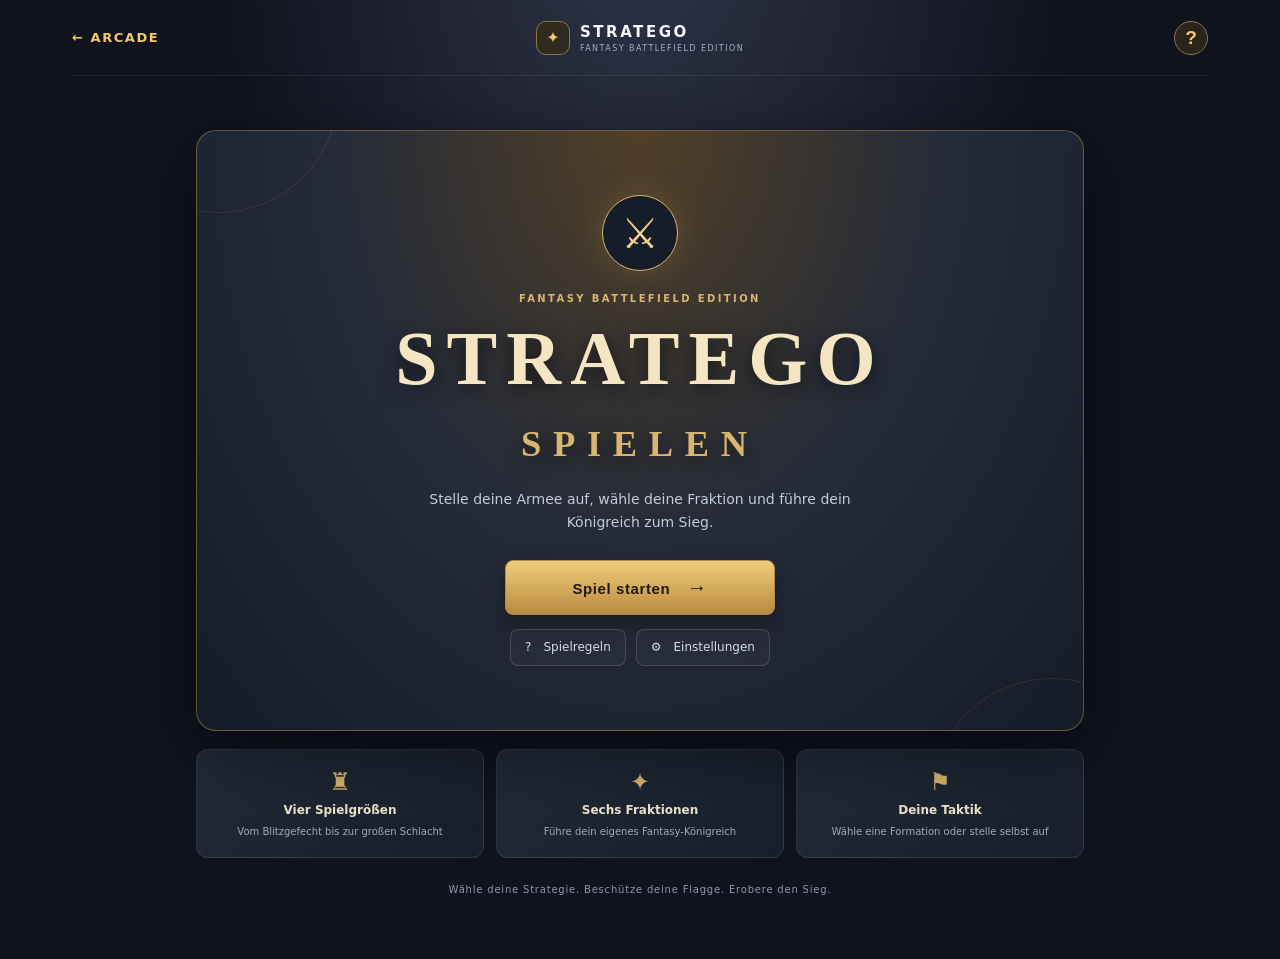
<file: stratego/index.html>
<!doctype html>
<html lang="de">
<head>
<meta charset="utf-8">
<meta name="viewport" content="width=device-width,initial-scale=1,viewport-fit=cover">
<meta name="theme-color" content="#10131d">
<title>Stratego – Fantasy Battlefield Edition</title>
<link rel="stylesheet" href="style.css?v=20261121-52">
</head>
<body>
<div class="app-shell">
  <header class="topbar">
    <a class="back" href="../" aria-label="Zur NFC Arcade">← <span>ARCADE</span></a>
    <div class="brand"><span class="brand-mark">✦</span><div><strong>STRATEGO</strong><small>FANTASY BATTLEFIELD EDITION</small></div></div>
    <button class="icon-button" id="rulesBtn" aria-label="Regelbuch öffnen">?</button>
  </header>
  <main id="homeScreen" class="home-screen">
    <section class="home-hero">
      <div class="home-emblem" aria-hidden="true">⚔</div>
      <div class="eyebrow">FANTASY BATTLEFIELD EDITION</div>
      <h1>STRATEGO<br><span>SPIELEN</span></h1>
      <p>Stelle deine Armee auf, wähle deine Fraktion und führe dein Königreich zum Sieg.</p>
      <section id="savedGameCard" class="saved-game-card" hidden aria-live="polite">
        <div class="saved-card-heading"><span>✦</span><b>DEINE LAUFENDE SCHLACHT</b><span class="saved-card-status" id="savedTurnStatus">Gespeichert</span></div>
        <div class="saved-card-main">
          <div class="saved-faction-mark" id="savedFactionMark">⚔</div>
          <div class="saved-card-details"><strong id="savedFactionName">Aurelia</strong><span id="savedModeName">Klassisch · 10 × 10</span><small id="savedArmyInfo">Deine Armee wartet auf dich</small><small id="savedDifficultyInfo">CPU: Normal</small></div>
        </div>
        <button id="homeResumeBtn" class="gold-button home-start">Schlacht fortsetzen <span aria-hidden="true">↗</span></button>
      </section>
      <button id="homeStartBtn" class="gold-button home-start">Spiel starten <span aria-hidden="true">→</span></button>
      <div class="home-menu-links"><button id="homeRulesBtn" class="home-rules">?　Spielregeln</button><button id="homeSettingsBtn" class="home-rules">⚙　Einstellungen</button></div>
    </section>
    <section class="home-highlights">
      <article><span>♜</span><b>Vier Spielgrößen</b><small>Vom Blitzgefecht bis zur großen Schlacht</small></article>
      <article><span>✦</span><b>Sechs Fraktionen</b><small>Führe dein eigenes Fantasy-Königreich</small></article>
      <article><span>⚑</span><b>Deine Taktik</b><small>Wähle eine Formation oder stelle selbst auf</small></article>
    </section>
    <div class="home-footer">Wähle deine Strategie. Beschütze deine Flagge. Erobere den Sieg.</div>
  </main>
  <div id="gameScreen" hidden>
  <main>
    <section class="intro">
      <div class="eyebrow">KLASSISCHES STRATEGO</div>
      <h1>Die Schlacht beginnt.</h1>
      <p>Führe deine Armee, entdecke die gegnerischen Ränge und beschütze deine Flagge.</p>
    </section>
    <section class="statusbar">
      <div class="player-label"><span class="army-dot blue"></span><div><b>Dein Königreich</b><small>Deine Armee</small></div></div>
      <div class="turn-stack"><div class="turn-status" id="turnStatus">Dein Zug</div><small class="combat-rule-status" id="combatRuleStatus">Daueraufdeckregel</small></div>
      <div class="player-label enemy"><div><b>CPU-Gegner</b><small>Unbekannte Armee</small></div><span class="army-dot red"></span></div>
    </section>
    <div class="board-wrap isometric-board">
      <div class="diorama-plinth" aria-hidden="true"></div>
      <div class="terrain-dressing" aria-hidden="true"><i class="terrain-prop prop-rock prop-a"></i><i class="terrain-prop prop-tree prop-b"></i><i class="terrain-prop prop-column prop-c"></i><i class="terrain-prop prop-wall prop-d"></i><i class="terrain-prop prop-rock prop-e"></i><i class="terrain-prop prop-tree prop-f"></i></div>
      <div class="environment-layer" aria-hidden="true"></div>
      <div class="board" id="board" aria-label="Stratego Spielfeld"></div>
    </div>
    <div class="game-footer">
      <div class="selection-info"><span id="message" role="status">Wähle eine deiner Figuren aus.</span><strong id="selectedStrength" aria-live="polite"></strong></div>
      <button id="newGameBtn" class="gold-button">← Menü</button>
    </div>
    <div class="legend"><span><i class="legend-dot move"></i>Möglicher Zug</span><span><i class="legend-dot selected"></i>Ausgewählte Figur</span><span><i class="legend-dot lake"></i>See – unpassierbar</span></div>
  </main>
  </div>
</div>
<div class="modal-backdrop" id="rulesModal" hidden>
 <section class="modal" role="dialog" aria-modal="true" aria-labelledby="rulesTitle">
  <button class="modal-close" id="closeRules" aria-label="Schließen">×</button>
  <div class="eyebrow">SPIELREGELN</div><h2 id="rulesTitle">Stratego – Kurz erklärt</h2>
  <div class="rules-tabs" role="tablist" aria-label="Regelwerk">
   <button class="rules-tab active" id="rulesTabBasics" role="tab" aria-selected="true" aria-controls="rulesPanelBasics" data-rules-tab="basics">Grundlagen</button>
   <button class="rules-tab" id="rulesTabCombat" role="tab" aria-selected="false" aria-controls="rulesPanelCombat" data-rules-tab="combat">Kämpfe</button>
   <button class="rules-tab" id="rulesTabRanks" role="tab" aria-selected="false" aria-controls="rulesPanelRanks" data-rules-tab="ranks">Figuren & Stärke</button>
  </div>
  <div class="rules-content">
   <section class="rules-panel active" id="rulesPanelBasics" role="tabpanel" aria-labelledby="rulesTabBasics" data-rules-panel="basics">
    <article class="rules-card"><span class="rules-card-icon">⚑</span><div><h3>Spielziel</h3><p>Finde und erobere die gegnerische Flagge. Alternativ gewinnst du, wenn dein Gegner keinen beweglichen Zug mehr ausführen kann.</p></div></article>
    <article class="rules-card"><span class="rules-card-icon">↔</span><div><h3>Bewegung</h3><p>Bewege eine Figur pro Zug ein Feld waagerecht oder senkrecht. Späher dürfen beliebig weit geradeaus ziehen, solange der Weg frei ist. Figuren dürfen nicht diagonal ziehen oder über andere Figuren springen. Seen sind unpassierbar.</p></div></article>
    <article class="rules-card"><span class="rules-card-icon">✦</span><div><h3>Besondere Figuren</h3><p>Bomben und Flagge sind unbeweglich. Mineure entschärfen Bomben. Späher können beliebig weit geradeaus ziehen. Der Spion besiegt den Feldmarschall nur, wenn er selbst angreift.</p></div></article>
   </section>
   <section class="rules-panel" id="rulesPanelCombat" role="tabpanel" aria-labelledby="rulesTabCombat" data-rules-panel="combat" hidden>
    <article class="rules-card"><span class="rules-card-icon">⚔</span><div><h3>Kampfentscheidung</h3><p>Ziehst du auf ein gegnerisches Feld, kommt es zum Kampf. Der höhere Rang gewinnt. Bei gleichem Rang werden beide Figuren entfernt. Bomben besiegen alle Angreifer außer Mineuren.</p></div></article>
    <article class="rules-card"><span class="rules-card-icon">◉</span><div><h3>Klassischer Modus</h3><p>Nach dem Kampf wird der Rang einer überlebenden gegnerischen Figur wieder verdeckt. Merke dir, was du gesehen hast.</p></div></article>
    <article class="rules-card"><span class="rules-card-icon">✧</span><div><h3>Daueraufdeckregel</h3><p>Gewinnt eine gegnerische Figur den Kampf und überlebt, bleibt ihr Rang dauerhaft sichtbar. Verliert sie, wird sie vom Spielfeld entfernt. Bei Gleichstand werden beide Figuren entfernt.</p></div></article>
    <p class="note">Der aktuell gewählte Kampfmodus wird während der Partie unter der Zuganzeige eingeblendet.</p>
   </section>
   <section class="rules-panel" id="rulesPanelRanks" role="tabpanel" aria-labelledby="rulesTabRanks" data-rules-panel="ranks" hidden>
    <p class="rules-rank-intro">Je höher die Zahl, desto stärker die Figur. Bomben und Flagge haben Sonderfunktionen statt eines Kampfrangs.</p>
    <div class="rules-rank-list" id="rulesRankList"></div>
    <p class="note">Die Figuren sind in der Optik deiner Fraktion Aurelia dargestellt. Im Spiel tragen sie das Aussehen deiner gewählten Fraktion.</p>
   </section>
  </div>
 </section>
</div>
<div class="modal-backdrop" id="settingsModal" hidden>
 <section class="modal" role="dialog" aria-modal="true" aria-labelledby="settingsTitle">
  <button class="modal-close" id="closeSettings" aria-label="Schließen">×</button>
  <div class="eyebrow">SPIELANPASSUNG</div><h2 id="settingsTitle">Einstellungen</h2>
  <p class="setup-intro">Passe die Atmosphäre der Schlacht an. Deine Auswahl wird auf diesem Gerät gespeichert.</p>
  <div class="settings-group">
   <label class="setting-row" for="settingSound"><span><b>Soundeffekte</b><small>Dezente Klänge bei Zügen und Kämpfen</small></span><input id="settingSound" type="checkbox"></label>
   <label class="setting-row" for="settingAnimations"><span><b>Animationen</b><small>Bewegungen und Kampf-Effekte anzeigen</small></span><input id="settingAnimations" type="checkbox" checked></label>
   <div class="setting-row setting-speed"><span><b>Spielgeschwindigkeit</b><small>Tempo der CPU-Züge und Animationen</small></span><select id="settingSpeed"><option value="slow">Entspannt</option><option value="normal" selected>Normal</option><option value="fast">Schnell</option></select></div>
   <div class="setting-row setting-speed"><span><b>Schlachtfeld</b><small>Nur die Optik ändert sich – die Regeln bleiben gleich</small></span><select id="settingBattlefield"><option value="forest">Wald</option><option value="ice">Eisland</option><option value="volcano">Vulkan</option><option value="ruins">Ruinen</option></select></div>
   <p class="settings-note">Hinweis: Sound wird erst nach deiner ersten Spielaktion aktiviert, damit dein iPhone die Audiowiedergabe freigeben kann.</p>
  </div>
 </section>
</div>
<div class="modal-backdrop" id="setupModal" hidden>
 <section class="modal setup-modal" role="dialog" aria-modal="true" aria-labelledby="setupTitle">
  <button class="modal-close" id="closeSetup" aria-label="Schließen">×</button>
  <div class="eyebrow">VORBEREITUNG DER SCHLACHT</div>
  <h2 id="setupTitle">Stelle deine Armee auf</h2>
  <p class="setup-intro">Wähle zuerst die Größe der Schlacht und anschließend die Aufstellungen beider Seiten.</p>
  <div class="setup-side"><label for="gameMode">Spielgröße</label><select id="gameMode"><option value="quick">Blitzgefecht · 6 × 6 · 12 Figuren</option><option value="small">Schnellgefecht · 8 × 8 · 24 Figuren</option><option value="classic" selected>Klassisch · 10 × 10 · 40 Figuren</option><option value="large">Große Schlacht · 12 × 12 · 48 Figuren</option></select></div>
  <div class="setup-side"><label for="setupBattlefield">Schlachtfeld-Umgebung</label><select id="setupBattlefield"><option value="forest">Wald</option><option value="ice">Eisland</option><option value="volcano">Vulkan</option><option value="ruins">Ruinen</option></select><small>Die Umgebung verändert nur die Optik, nicht die Spielregeln.</small></div>
  <div class="setup-side">
   <div class="setup-side-title"><span class="army-dot blue"></span><div><b>Dein Königreich</b><small>Wähle deine Fraktion</small></div></div>
   <label for="playerFaction">Fraktion</label><select id="playerFaction"><option value="aurelia">Aurelia · Lichtreich</option><option value="shadow">Schattenlegion · Dunkelheit</option><option value="iron">Eisenbund · Stahl und Disziplin</option><option value="sylvan">Sylvanische Wacht · Natur</option><option value="ash">Aschenzirkel · Feuer</option><option value="storm">Sturmklan · Sturm und Eis</option></select>
   <label for="playerFormation">Taktik wählen</label>
   <select id="playerFormation">
    <option value="balanced" selected>Ausgewogen – Zufallsaufstellung</option>
    <option value="manual">Manuell aufstellen</option>
    <option value="offensive">Offensiv – Zufallsaufstellung</option>
    <option value="defensive">Defensiv – Zufallsaufstellung</option>
    <option value="spearhead">Speerspitze – taktische Formation</option>
    <option value="bastion">Bollwerk – taktische Formation</option>
   </select>
   <label for="combatRevealMode">Kampfregel</label>
   <select id="combatRevealMode">
    <option value="classic">Klassischer Modus – überlebende Gegner werden wieder verdeckt</option>
    <option value="daueraufdeckregel" selected>Daueraufdeckregel – sie bleiben aufgedeckt</option>
   </select>
  </div>
  <div class="setup-side">
   <div class="setup-side-title"><span class="army-dot red"></span><div><b>CPU-Gegner</b><small>Wähle die gegnerische Fraktion</small></div></div>
   <label for="cpuFaction">Fraktion</label><select id="cpuFaction"><option value="shadow">Schattenlegion · Dunkelheit</option><option value="aurelia">Aurelia · Lichtreich</option><option value="iron">Eisenbund · Stahl und Disziplin</option><option value="sylvan">Sylvanische Wacht · Natur</option><option value="ash">Aschenzirkel · Feuer</option><option value="storm">Sturmklan · Sturm und Eis</option></select>
   <label for="cpuDifficulty">Schwierigkeitsgrad</label><select id="cpuDifficulty"><option value="easy">Leicht · lockere Taktik</option><option value="normal" selected>Normal · taktisch</option><option value="hard">Schwer · konsequent</option><option value="expert">Experte · analysiert Gegenangriffe</option></select>
   <label for="cpuFormation">Taktik des Gegners</label>
   <select id="cpuFormation">
    <option value="balanced">Ausgewogen – Zufallsaufstellung</option>
    <option value="offensive">Offensiv – Zufallsaufstellung</option>
    <option value="defensive">Defensiv – Zufallsaufstellung</option>
    <option value="spearhead">Speerspitze – taktische Formation</option>
    <option value="bastion">Bollwerk – taktische Formation</option>
   </select>
  </div>
  <div class="setup-actions">
   <button id="cancelSetup" class="secondary-button">Abbrechen</button><button id="startGameBtn" class="gold-button">Schlacht beginnen</button>
  </div>
 </section>
</div>
<div class="modal-backdrop" id="manualSetupModal" hidden>
 <section class="modal manual-setup-modal" role="dialog" aria-modal="true" aria-labelledby="manualSetupTitle">
  <button class="modal-close" id="closeManualSetup" aria-label="Schließen">×</button>
  <div class="eyebrow">DEINE ARMEE · MANUELLE AUFSTELLUNG</div><h2 id="manualSetupTitle">Platziere deine Armee</h2>
  <p class="setup-intro">Wähle unten eine Figur und tippe auf ein freies Feld in deinem Aufstellungsbereich. Bereits platzierte Figuren kannst du antippen und verschieben.</p>
  <div class="manual-progress"><strong id="manualProgress">0 / 40 platziert</strong><span id="manualSelected">Keine Figur ausgewählt</span></div>
  <div class="manual-board-wrap"><div id="manualBoard" class="manual-board"></div></div>
  <div class="manual-palette" id="manualPalette"></div>
  <div class="formation-saves"><div class="save-heading"><b>Eigene Formationen</b><small>Bis zu drei Aufstellungen speichern</small></div>
   <div class="save-slots"><button class="save-slot" data-slot="0"><b>Formation Alpha</b><small id="saveStatus0">Leer</small></button><button class="save-slot" data-slot="1"><b>Formation Beta</b><small id="saveStatus1">Leer</small></button><button class="save-slot" data-slot="2"><b>Formation Charlie</b><small id="saveStatus2">Leer</small></button></div>
   <p class="save-hint">Freie Plätze speichern die aktuelle Aufstellung. Belegte Plätze laden sie; zum Überschreiben zuerst leeren.</p>
   <div class="save-actions"><button id="clearFormationBtn" class="secondary-button">Ausgewählten Speicherplatz leeren</button></div>
  </div>
  <div class="setup-actions"><button id="cancelManualSetup" class="secondary-button">Zurück</button><button id="confirmManualSetup" class="gold-button" disabled>Aufstellung übernehmen</button></div>
 </section>
</div>
<script type="module" src="js/game.js?v=20261121-42"></script>
</body>
</html>
</file>
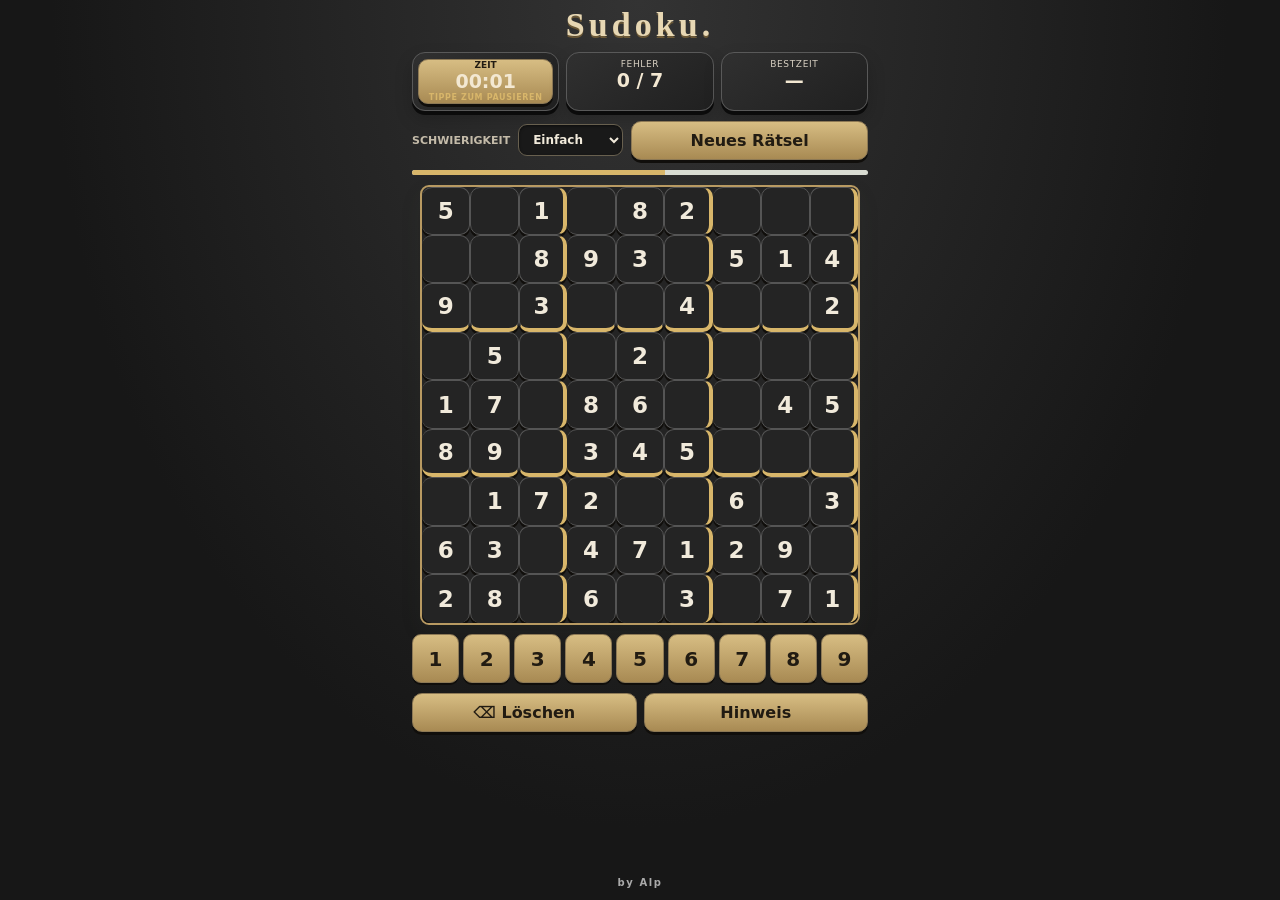
<file: sudoku/index.html>
<!doctype html>
<html lang="de"><head>
<meta charset="utf-8"><meta name="viewport" content="width=device-width,initial-scale=1,maximum-scale=1,user-scalable=no,viewport-fit=cover">
<meta name="theme-color" content="#e9e6df"><title>Sudoku – By Alp</title>
<style>
:root{--bg:#e9e6df;--paper:#faf9f5;--ink:#30332e;--muted:#7c8177;--sage:#71836c;--sage2:#e5ebdf;--blue:#dce8f5;--red:#c94e4e;--line:#d8d8ce}
*{box-sizing:border-box;-webkit-tap-highlight-color:transparent}html,body{margin:0;width:100%;height:100%;overflow:hidden;overscroll-behavior:none;touch-action:pan-x pan-y}
body{background:var(--bg);color:var(--ink);font-family:system-ui,-apple-system,BlinkMacSystemFont,"Segoe UI",sans-serif;display:flex;justify-content:center}
.app{width:min(100%,480px);height:100dvh;min-height:0;padding:max(8px,env(safe-area-inset-top)) 12px max(8px,env(safe-area-inset-bottom));display:flex;flex-direction:column;gap:clamp(5px,1.1vh,10px);align-items:stretch}
header{display:flex;justify-content:center;align-items:center;flex:none}
h1{font-size:clamp(25px,7vw,34px);line-height:1;margin:0;font-weight:850;letter-spacing:-1.4px}.brand{font-size:10px;font-weight:750;letter-spacing:.16em;color:var(--muted)}
.topstats{display:grid;grid-template-columns:repeat(3,1fr);gap:7px;flex:none}.stat{background:var(--paper);border:1px solid #dfdfd5;border-radius:12px;padding:6px 5px;text-align:center;color:var(--muted);font-size:9px;letter-spacing:.07em}.stat b{display:block;color:var(--ink);font-size:clamp(15px,4vw,19px);font-variant-numeric:tabular-nums;letter-spacing:0}.time-toggle{width:100%;border:0;background:transparent;color:inherit;font:inherit;cursor:pointer;padding:0}.pause-label{display:block;font-size:8px;letter-spacing:.08em;color:var(--sage);min-height:10px;margin-top:1px}
.toolbar{display:flex;align-items:center;justify-content:space-between;gap:8px;flex:none}.toolbar label{font-size:11px;color:var(--muted);font-weight:650}.toolbar select{border:1px solid #d5d8cd;border-radius:10px;background:var(--paper);padding:7px 10px;color:var(--ink);font:650 12px system-ui;max-width:190px}
.progress{height:5px;background:#d9dcd2;border-radius:9px;overflow:hidden;flex:none}.progress span{height:100%;display:block;width:0;background:var(--sage);transition:width .2s}
.board-wrap{width:min(100%,calc(100dvh - 300px));max-width:440px;aspect-ratio:1;align-self:center;flex:none;display:flex;align-items:center;justify-content:center}
.board{width:100%;height:100%;display:grid;grid-template-columns:repeat(9,1fr);grid-template-rows:repeat(9,1fr);background:var(--paper);border:2px solid #737c6c;border-radius:9px;overflow:hidden;box-shadow:0 8px 24px #515b4510}
.cell{border:0;border-right:1px solid var(--line);border-bottom:1px solid var(--line);background:var(--paper);color:var(--ink);display:flex;align-items:center;justify-content:center;font:500 clamp(15px,4.8vw,23px) system-ui;position:relative;padding:0;min-width:0;min-height:0;touch-action:manipulation}
.cell:nth-child(3n){border-right:2px solid #89917f}.cell:nth-child(9n){border-right:0}.cell:nth-child(n+19):nth-child(-n+27),.cell:nth-child(n+46):nth-child(-n+54){border-bottom:2px solid #89917f}.cell:nth-child(n+73){border-bottom:0}
.cell.fixed{font-weight:750}.cell.related{background:#f0f1e9}.cell.same{background:#e4eadf}.cell.selected{background:var(--blue)!important;box-shadow:inset 0 0 0 2px #7898b7;z-index:1}.cell.error{color:var(--red)!important;background:#f9e9e6}.cell .notes{position:absolute;inset:2px;display:grid;grid-template-columns:repeat(3,1fr);grid-template-rows:repeat(3,1fr);font-size:clamp(6px,1.8vw,9px);line-height:1;color:#7d8877;font-weight:500}
.actions{display:flex;gap:7px;flex:none}.btn{border:0;border-radius:11px;padding:9px 10px;background:var(--sage);color:white;font:700 12px system-ui;flex:1;touch-action:manipulation}.btn.light{background:#dfe3d9;color:var(--ink)}.btn:active,.num:active{transform:scale(.97)}
.numbers{display:grid;grid-template-columns:repeat(9,1fr);gap:4px;flex:none}.num{height:clamp(39px,7vh,49px);border:1px solid #d9ddd2;border-radius:10px;background:var(--paper);color:var(--ink);font:700 clamp(16px,4vw,20px) system-ui;touch-action:manipulation}.num:disabled{opacity:.32}
.tools{display:flex;gap:6px;flex:none}.tools button{border:1px solid #d8dbd1;border-radius:10px;background:#f5f5ef;color:#535a4f;padding:8px 4px;font:650 10px system-ui;flex:1;touch-action:manipulation}
footer{text-align:center;color:#92968c;font-size:10px;font-weight:700;letter-spacing:.13em;flex:none;margin-top:auto;padding-top:1px}
.toast{position:fixed;left:50%;bottom:calc(env(safe-area-inset-bottom) + 90px);transform:translate(-50%,12px);background:#303a30;color:white;padding:10px 15px;border-radius:12px;font-size:12px;font-weight:650;opacity:0;pointer-events:none;transition:.2s;z-index:5;white-space:nowrap}.toast.show{opacity:1;transform:translate(-50%,0)}
.win{position:fixed;inset:0;background:#283326b8;display:flex;align-items:center;justify-content:center;padding:24px;z-index:10}.win.hidden{display:none}.win-card{background:var(--paper);border-radius:22px;padding:26px 22px;text-align:center;width:min(100%,330px);box-shadow:0 18px 60px #0003;animation:pop .35s ease-out}.win-card h2{margin:0 0 8px;font-size:27px}.win-card p{color:var(--muted);font-size:13px;line-height:1.5}@keyframes pop{from{opacity:0;transform:scale(.9)}to{opacity:1;transform:scale(1)}}@media(max-height:700px){.app{gap:4px;padding-top:5px;padding-bottom:5px}.board-wrap{width:min(100%,calc(100dvh - 275px))}.stat{padding:4px}.num{height:36px}.cell{font-size:clamp(14px,4.4vw,20px)}}
@media(prefers-reduced-motion:reduce){*{transition:none!important;animation:none!important}}

/* Einheitliches NFC-Arcade / Mastermind-Design – reine Darstellung */
:root{--brand-bg:#171717;--brand-panel:#242424;--brand-edge:#555;--brand-cream:#f1eadb;--brand-muted:#aaa;--brand-gold:#d8b66a}
html,body{background:radial-gradient(ellipse at 50% 0,#333 0,#171717 65%)!important;color:var(--brand-cream)!important}
body{font-family:system-ui,-apple-system,Segoe UI,sans-serif!important}
.app{color:var(--brand-cream)}
h1{font-family:Georgia,serif!important;color:#e7d7b3!important;text-shadow:0 2px 0 #6b5836!important;letter-spacing:.12em!important}
h2{font-family:Georgia,serif;color:#e8d8b5}
.panel,.stat,.stat,.settings,.side .panel,.theme-preview-wrap{background:linear-gradient(145deg,#2b2b2b,#202020)!important;border:1px solid #555!important;color:#c4bba9!important;box-shadow:0 4px 0 #090909}
button,.btn,.miniAction,.sound,.sprint{border:1px solid #8d7955!important;border-radius:10px!important;background:linear-gradient(#d7bd83,#a88a53)!important;color:#211b12!important;font-weight:800!important;box-shadow:0 3px 0 #100e0b!important}
button:active,.btn:active{transform:translateY(2px);box-shadow:0 1px 0 #100e0b!important}
button:disabled{opacity:.4}
select{border:1px solid #666!important;border-radius:9px!important;background:#171717!important;color:#f4ead6!important}
footer,.byline,.sub.byline{display:block;text-align:center;color:#aaa!important;font-size:10px!important;font-weight:700!important;letter-spacing:.16em!important;text-transform:none!important;margin-top:auto!important;padding:8px 0 max(4px,env(safe-area-inset-bottom))!important}

:root{--bg:#171717!important;--paper:#242424!important;--ink:#f1eadb!important;--muted:#aaa!important;--sage:#d8b66a!important;--sage2:#3a3326!important;--blue:#343434!important;--line:#555!important}
body{background:radial-gradient(ellipse at 50% 0,#333 0,#171717 65%)!important}
.app{background:transparent}
.stat{background:#222!important;border-color:#4d4d4d!important;color:#aaa!important}.stat b{color:#f3e8d2!important}
.toolbar label{color:#c4bba9!important}
.board-wrap,.board{border-color:#666!important}
.cell{background:#242424!important;color:#f1eadb!important;border-color:#555!important}
.board{border:2px solid #b89a62!important;gap:0!important}
.cell{border-right:1px solid #555!important;border-bottom:1px solid #555!important}
.cell:nth-child(3n){border-right:3px solid #b89a62!important}
.cell:nth-child(n+19):nth-child(-n+27),
.cell:nth-child(n+46):nth-child(-n+54){border-bottom:3px solid #b89a62!important}
.cell:nth-child(9n){border-right:0!important}
.cell:nth-child(n+73){border-bottom:0!important}
.cell:nth-child(3n+1){border-left:0!important}

.cell.selected,.cell.related{background:#55472d!important}
/* Aktive Zelle: heller Goldton und klarer Innenrahmen, auch am unteren Rasterrand gut erkennbar. */
.cell.selected{background:#75613d!important;box-shadow:inset 0 0 0 3px #f0d38c, inset 0 0 13px #f0d38c55!important;z-index:2;filter:brightness(1.2)}
footer{margin-top:auto!important}


/* NFC ARCADE — gemeinsames Finish: Typografie, Oberflächen, Dialoge und Bedienzustände */
:root{
 --arc-bg:#171717;--arc-surface:#252525;--arc-surface-hi:#303030;--arc-border:#595959;
 --arc-gold:#d8b66a;--arc-gold-hi:#ead39c;--arc-text:#f1eadb;--arc-muted:#aaa397;
 --arc-shadow:0 4px 0 #0b0b0b,0 8px 18px #0003;
 color-scheme:dark;
}
html{scrollbar-color:#766344 #171717;scrollbar-width:thin}
body{color:var(--arc-text)!important;accent-color:var(--arc-gold)}
::selection{background:#d8b66a55;color:#fff}
:focus-visible{outline:2px solid var(--arc-gold-hi)!important;outline-offset:3px}
button,.btn,select,input,textarea{font:inherit}
button,.btn{
 transition:transform .12s ease,filter .15s ease,box-shadow .15s ease;
}
button:hover:not(:disabled),.btn:hover:not(:disabled){filter:brightness(1.08)}
button:active:not(:disabled),.btn:active:not(:disabled){filter:brightness(.96)}
button:disabled,.btn:disabled{cursor:not-allowed;filter:saturate(.45);opacity:.48}
input:not([type=checkbox]):not([type=radio]),select,textarea{
 background:#191919!important;color:var(--arc-text)!important;border:1px solid #68604f!important;
 border-radius:9px!important;box-shadow:inset 0 1px 3px #0008!important;
}
input::placeholder,textarea::placeholder{color:#827d73!important}
.panel,.stat,.settings,.side .panel,.theme-preview-wrap,.result,.win-card,.dialog{
 background:linear-gradient(145deg,#303030,#202020)!important;
 border:1px solid var(--arc-border)!important;border-radius:13px!important;
 box-shadow:var(--arc-shadow)!important;color:#d8d0c2!important;
}
h1,h2,h3{ text-wrap:balance }
h2,h3{color:#e8d8b5}
.stat,.statsPanel,.note,.message,.help,.hint,.gesture-hint{color:var(--arc-muted)}
hr{border:0;border-top:1px solid #5b4b30}
a{color:var(--arc-gold-hi)}
.overlay,.modal,.win{
 background:#101010df!important;backdrop-filter:blur(7px);
}
.overlay h2,.modal h2,.win h2,.result h2{color:#ead8ae!important;font-family:Georgia,serif!important}
footer,.byline{color:#aaa!important}
@media(hover:none){button:hover:not(:disabled),.btn:hover:not(:disabled){filter:none}}
@media(prefers-reduced-motion:reduce){*,*::before,*::after{scroll-behavior:auto!important;transition:none!important;animation-duration:.01ms!important;animation-iteration-count:1!important}}


/* Deutlichere 3x3-Blockgrenzen im Sudoku-Raster. */
.cell:nth-child(3n){border-right:4px solid #d8b66a!important}
.cell:nth-child(n+19):nth-child(-n+27),
.cell:nth-child(n+46):nth-child(-n+54){border-bottom:4px solid #d8b66a!important}
/* Hinweis: erster Tipp schaltet in einen klar erkennbaren Bestätigungszustand. */
#hint.hint-armed{
 background:#fff!important;color:#211b12!important;border:2px solid #d8b66a!important;
 box-shadow:0 0 0 3px #d8b66a55,0 3px 0 #100e0b!important;
}

/* Sudoku: Zahlenfeld bekommt dieselbe Gold-Bedienoptik; Rasterfarben bleiben erhalten. */
.numbers button,.num{border:1px solid #8d7955!important;border-radius:9px!important;background:linear-gradient(#d7bd83,#a88a53)!important;color:#211b12!important;box-shadow:0 2px 0 #100e0b!important}
.cell{transition:background-color .12s ease}

</style></head><body><main class="app">
<header><h1>Sudoku.</h1></header>
<section class="topstats"><div class="stat"><button class="time-toggle" id="timeToggle" type="button" aria-label="Timer pausieren">ZEIT<b id="timer">00:00</b><span class="pause-label" id="pauseLabel">TIPPE ZUM PAUSIEREN</span></button></div><div class="stat">FEHLER<b id="mistakes">0 / 3</b></div><div class="stat">BESTZEIT<b id="best">—</b></div></section>
<div class="toolbar"><label for="difficulty">SCHWIERIGKEIT</label><select id="difficulty"><option value="0">Anfänger</option><option value="1" selected>Einfach</option><option value="2">Mittel</option><option value="3">Schwer</option><option value="4">Meister</option></select><button class="btn light" id="new">Neues Rätsel</button></div>
<div class="progress"><span id="progress"></span></div>
<div class="board-wrap"><div class="board" id="board" role="grid" aria-label="Sudoku-Spielfeld"></div></div>
<div class="numbers" id="numbers"></div>
<div class="actions"><button class="btn light" id="erase">⌫ Löschen</button><button class="btn" id="hint">Hinweis</button></div>
<footer>by Alp</footer></main>
<div class="toast" id="toast"></div>
<div class="win hidden" id="win"><div class="win-card"><h2 id="win-card-title">Wunderbar gelöst!</h2><p id="wintext"></p><button class="btn" id="winnew">Neues Sudoku</button></div></div>
<script>
(()=>{'use strict';
const $=id=>document.getElementById(id),boardEl=$('board'),difficulty=$('difficulty');
let solution=[],puzzle=[],values=[],fixed=[],selected=-1,mistakes=0,seconds=0,completed=false,tick=null,toastTimer=null,clockPaused=false,hintArmed=false;
const targets=[28,36,45,52,58],names=['Anfänger','Einfach','Mittel','Schwer','Meister'];
function maxMistakes(){const level=Number(difficulty.value);return [10,7,5,3,1][level]??10}
function hintsDisabled(){return Number(difficulty.value)>=3}
function updateHintControl(){const b=$('hint');b.disabled=hintsDisabled();b.textContent=hintsDisabled()?'Hinweis deaktiviert':'Hinweis';b.classList.remove('hint-armed');hintArmed=false}
const key='sudokuByAlpSaveV1';
function shuffle(a){for(let i=a.length-1;i>0;i--){let j=Math.floor(Math.random()*(i+1));[a[i],a[j]]=[a[j],a[i]]}return a}
function pattern(r,c){return (r*3+Math.floor(r/3)+c)%9}
function solvedGrid(){let rows=shuffle([0,1,2]).flatMap(g=>shuffle([0,1,2]).map(x=>g*3+x));let cols=shuffle([0,1,2]).flatMap(g=>shuffle([0,1,2]).map(x=>g*3+x));let nums=shuffle([1,2,3,4,5,6,7,8,9]);return rows.map(r=>cols.map(c=>nums[pattern(r,c)]))}
function countSolutions(g,limit=2){let count=0;function solve(){let best=-1,opts=null;for(let i=0;i<81;i++)if(!g[Math.floor(i/9)][i%9]){let r=Math.floor(i/9),c=i%9,used=new Set([...g[r],...g.map(row=>row[c]),...g.slice(Math.floor(r/3)*3,Math.floor(r/3)*3+3).flatMap(row=>row.slice(Math.floor(c/3)*3,Math.floor(c/3)*3+3))]);let o=[1,2,3,4,5,6,7,8,9].filter(n=>!used.has(n));if(!opts||o.length<opts.length){best=i;opts=o;if(o.length===0)break;if(o.length===1)break}}if(best<0){count++;return count>=limit}let r=Math.floor(best/9),c=best%9;for(const n of opts){g[r][c]=n;if(solve())return true;g[r][c]=0}return false}solve();return count}
function makePuzzle(level){disarmHint();solution=solvedGrid();puzzle=solution.map(r=>r.slice());let indices=shuffle(Array.from({length:81},(_,i)=>i)),removed=0,target=targets[level];for(const i of indices){if(removed>=target)break;let r=Math.floor(i/9),c=i%9,old=puzzle[r][c];puzzle[r][c]=0;if(countSolutions(puzzle.map(row=>row.slice()))===1)removed++;else puzzle[r][c]=old}values=puzzle.flat();fixed=values.map(v=>v!==0);mistakes=0;seconds=0;selected=-1;completed=false;clockPaused=false;startClock();save();render()}
function render(){boardEl.innerHTML='';for(let i=0;i<81;i++){let r=Math.floor(i/9),c=i%9,v=values[i],el=document.createElement('button');el.className='cell'+(fixed[i]?' fixed':'');el.type='button';el.setAttribute('role','gridcell');el.setAttribute('aria-label','Zeile '+(r+1)+', Spalte '+(c+1)+(v?', Zahl '+v:' leer'));if(selected>=0){let sr=Math.floor(selected/9),sc=selected%9;if(r===sr||c===sc||(Math.floor(r/3)===Math.floor(sr/3)&&Math.floor(c/3)===Math.floor(sc/3)))el.classList.add('related');if(i===selected)el.classList.add('selected');if(v&&v===values[selected])el.classList.add('same')}if(v){el.textContent=v;if(!fixed[i]&&isWrong(i))el.classList.add('error')}el.addEventListener('click',()=>{disarmHint();selected=i;render()});boardEl.append(el)}$('mistakes').textContent=mistakes+' / '+maxMistakes();updateHintControl();let done=values.filter(Boolean).length;$('progress').style.width=(done/81*100)+'%';document.querySelectorAll('.num').forEach(b=>{let n=Number(b.dataset.n),left=values.filter(v=>v===n).length;b.disabled=left>=9;b.style.opacity=left>=9?'.35':'1'})}
function isWrong(i){let r=Math.floor(i/9),c=i%9;return values[i]!==solution[r][c]}
function input(n){disarmHint();if(selected<0||fixed[selected]||completed)return;values[selected]=n;let wrong=isWrong(selected);if(wrong){mistakes++;showToast('Diese Zahl stimmt leider nicht.')}save();render();if(wrong&&mistakes>maxMistakes()){loseGame();return}if(values.every((v,i)=>v===solution[Math.floor(i/9)][i%9]))winGame()}
function clearCell(){if(selected<0||fixed[selected]||completed)return;values[selected]=0;save();render()}
function disarmHint(){hintArmed=false;const b=$('hint');b.classList.remove('hint-armed');b.textContent='Hinweis'}
function hint(){if(hintsDisabled()){disarmHint();showToast('Hinweise sind im schweren Modus deaktiviert.');return}if(selected<0){disarmHint();showToast('Wähle zuerst ein Feld aus.');return}if(fixed[selected]){disarmHint();showToast('Diese Zahl ist bereits vorgegeben.');return}if(!hintArmed){hintArmed=true;$('hint').classList.add('hint-armed');$('hint').textContent='NOCHMAL TIPPEN';return}disarmHint();values[selected]=solution[Math.floor(selected/9)][selected%9];save();render();if(values.every((v,i)=>v===solution[Math.floor(i/9)][i%9]))winGame()}
function showToast(msg){let el=$('toast');el.textContent=msg;el.classList.add('show');clearTimeout(toastTimer);toastTimer=setTimeout(()=>el.classList.remove('show'),1700)}
function startClock(){clearInterval(tick);tick=setInterval(()=>{if(!completed&&!clockPaused){seconds++;$('timer').textContent=formatTime(seconds);save()}},1000);$('timer').textContent=formatTime(seconds);updateClockControl()}
function updateClockControl(){$('pauseLabel').textContent=clockPaused?'PAUSIERT · TIPPE ZUM FORTSETZEN':'TIPPE ZUM PAUSIEREN';$('timeToggle').setAttribute('aria-label',clockPaused?'Timer fortsetzen':'Timer pausieren')}
function toggleClock(){if(completed)return;clockPaused=!clockPaused;updateClockControl();showToast(clockPaused?'Zeitmessung pausiert':'Zeitmessung läuft weiter')}
function formatTime(s){return String(Math.floor(s/60)).padStart(2,'0')+':'+String(s%60).padStart(2,'0')}
function bestKey(){return 'sudokuBest_'+difficulty.value}
function loadBest(){let b=Number(localStorage.getItem(bestKey())||0);$('best').textContent=b?formatTime(b):'—'}
function save(){try{localStorage.setItem(key,JSON.stringify({puzzle,values,mistakes,seconds,level:difficulty.value,solution}))}catch(e){}}
function restore(){try{let s=JSON.parse(localStorage.getItem(key));if(!s||s.level!==difficulty.value||!Array.isArray(s.values)||s.values.length!==81)return false;puzzle=s.puzzle;values=s.values;solution=s.solution;fixed=puzzle.map(v=>v!==0);mistakes=s.mistakes||0;seconds=s.seconds||0;completed=false;clockPaused=false;selected=-1;startClock();render();return true}catch(e){return false}}
function loseGame(){completed=true;clockPaused=false;clearInterval(tick);$('win-card-title').textContent='Spiel vorbei';$('wintext').textContent='Du hast die maximale Fehleranzahl von '+maxMistakes()+' erreicht. Starte ein neues Sudoku und versuche es erneut.';$('winnew').textContent='Neues Sudoku';$('win').classList.remove('hidden');save()}
function winGame(){completed=true;clockPaused=false;clearInterval(tick);$('win-card-title').textContent='Wunderbar gelöst!';$('winnew').textContent='Neues Sudoku';let b=Number(localStorage.getItem(bestKey())||0);if(!b||seconds<b){localStorage.setItem(bestKey(),String(seconds));b=seconds}loadBest();$('wintext').textContent='Du hast das '+names[Number(difficulty.value)]+'-Sudoku in '+formatTime(seconds)+' gelöst – mit '+mistakes+' Fehlern. '+(seconds===b?'Neue Bestzeit!':'Deine Bestzeit: '+formatTime(b)+'.');$('win').classList.remove('hidden');save()}
function newGame(){difficulty.value=difficulty.value;loadBest();makePuzzle(Number(difficulty.value))}
$('numbers').innerHTML='';for(let n=1;n<=9;n++){let b=document.createElement('button');b.className='num';b.textContent=n;b.dataset.n=n;b.addEventListener('click',()=>input(n));$('numbers').append(b)}
$('new').addEventListener('click',newGame);$('erase').addEventListener('click',()=>{disarmHint();clearCell()});$('hint').addEventListener('click',hint);$('timeToggle').addEventListener('click',toggleClock);$('winnew').addEventListener('click',()=>{$('win').classList.add('hidden');newGame()});difficulty.addEventListener('change',()=>{loadBest();newGame()});
document.addEventListener('keydown',e=>{if(e.key>='1'&&e.key<='9')input(Number(e.key));if(e.key==='Backspace'||e.key==='Delete')clearCell();if(e.key.startsWith('Arrow')&&selected>=0){e.preventDefault();let r=Math.floor(selected/9),c=selected%9;if(e.key==='ArrowUp')r=Math.max(0,r-1);if(e.key==='ArrowDown')r=Math.min(8,r+1);if(e.key==='ArrowLeft')c=Math.max(0,c-1);if(e.key==='ArrowRight')c=Math.min(8,c+1);selected=r*9+c;render()}});
if(!restore()){loadBest();makePuzzle(Number(difficulty.value))}else loadBest();
})();
</script></body></html>
</file>
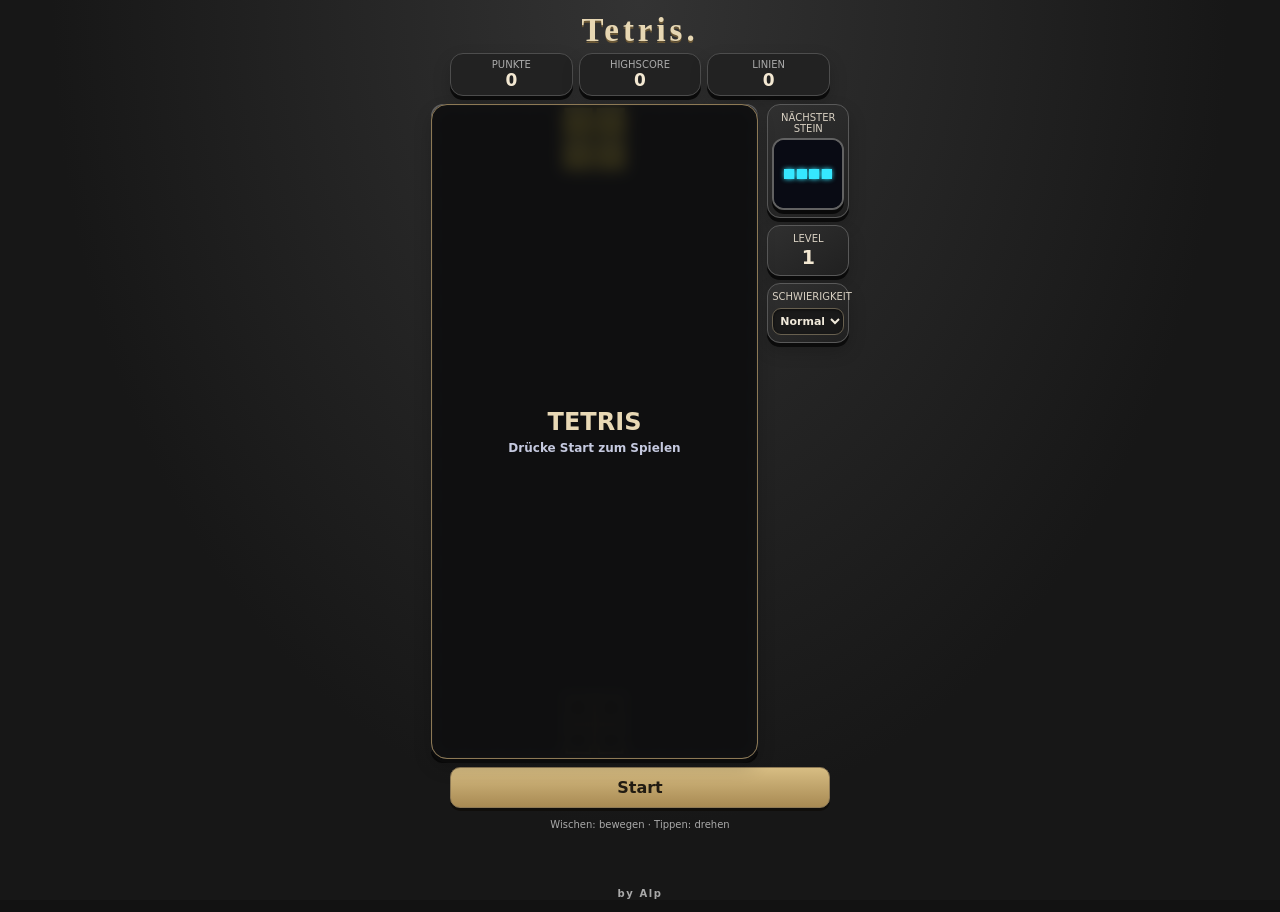
<file: tetris/index.html>
<!doctype html>
<html lang="de">
<head>
<meta charset="utf-8">
<meta name="viewport" content="width=device-width,initial-scale=1,maximum-scale=1,user-scalable=no,viewport-fit=cover">
<meta name="theme-color" content="#f4f4f4">
<title>Tetris – By Alp</title>
<style>
*{box-sizing:border-box;-webkit-tap-highlight-color:transparent}
html,body{margin:0;width:100%;height:100%;overflow:hidden;overscroll-behavior:none;touch-action:none}
body{background:#f4f4f4;color:#111;font-family:system-ui,-apple-system,sans-serif;display:flex;align-items:stretch;justify-content:center;padding:0 8px}
.app{width:min(100%,440px);height:100dvh;min-height:0;display:flex;flex-direction:column;align-items:center;justify-content:space-evenly;text-align:center;gap:3px;padding:5px 0}
h1{font-size:33px;line-height:1.05;letter-spacing:-1.5px;margin:0;font-weight:850}
.sub{color:#777;margin:0 0 3px;font-size:13px;font-weight:650;letter-spacing:.04em}
.stats{width:min(100%,380px);display:grid;grid-template-columns:1fr 1fr 1fr;gap:6px;margin:2px 0 5px}
.stat{background:#fff;border:1px solid #e7e7e7;border-radius:11px;padding:5px 3px;color:#888;font-size:10px}
.stat b{display:block;color:#111;font-size:17px;font-variant-numeric:tabular-nums}
.play-area{display:flex;align-items:flex-start;justify-content:center;gap:9px;width:100%}
.board-wrap{position:relative;height:min(145vw,calc(100dvh - 245px),720px);width:auto;max-width:calc(100vw - 120px);aspect-ratio:1/2;flex:0 1 auto;min-height:0}
canvas#board{width:100%;height:100%;display:block;background:#090b14;border:1px solid #25283a;border-radius:13px;box-shadow:0 8px 28px #00000018;touch-action:none}
.side{width:82px;display:flex;flex-direction:column;gap:7px}
.panel{background:#fff;border:1px solid #e7e7e7;border-radius:11px;padding:7px 4px;color:#888;font-size:10px}
#next{width:72px;height:72px;display:block;margin:4px auto 0;background:#090b14;border-radius:7px}
.level-val{display:block;color:#111;font-size:19px;font-weight:800;margin-top:2px}
.actions{display:flex;gap:8px;width:min(100%,380px);margin-top:5px}
.btn{border:0;border-radius:12px;padding:10px 14px;font-weight:750;font-size:14px;background:#111;color:#fff;flex:1;touch-action:manipulation}
.btn.secondary{background:#e8e8e8;color:#111}
.gesture-hint{color:#999;font-size:10px;margin:8px auto 0;touch-action:none}
footer{color:#999;font-size:11px;font-weight:650;letter-spacing:.04em;margin-top:2px}
.overlay{position:absolute;inset:0;display:flex;align-items:center;justify-content:center;flex-direction:column;background:#090b14d9;border-radius:13px;color:white;font-weight:800;font-size:24px;gap:5px}
.overlay small{font-size:12px;color:#c5c9df;font-weight:600}
.hidden{display:none!important}
@media(max-height:740px){
.app{gap:1px;padding:3px 0}
h1{font-size:29px}
.stats{margin:0 0 2px}
.actions{margin-top:2px}
.gesture-hint{margin-top:4px}
.sub{margin-bottom:0}
.board-wrap{height:min(145vw,calc(100dvh - 245px),720px)}
.side{width:76px;gap:5px}
.panel{padding:6px 3px;font-size:9px}
#next{width:64px;height:64px}
}
@media(max-width:360px){
.play-area{gap:6px}
.side{width:70px}
.board-wrap{height:min(calc(100vw - 100px),calc(100dvh - 245px),720px)}
}
@media(prefers-reduced-motion:reduce){*{animation:none!important;transition:none!important}}

/* Einheitliches NFC-Arcade / Mastermind-Design – reine Darstellung */
:root{--brand-bg:#171717;--brand-panel:#242424;--brand-edge:#555;--brand-cream:#f1eadb;--brand-muted:#aaa;--brand-gold:#d8b66a}
html,body{background:radial-gradient(ellipse at 50% 0,#333 0,#171717 65%)!important;color:var(--brand-cream)!important}
body{font-family:system-ui,-apple-system,Segoe UI,sans-serif!important}
.app{color:var(--brand-cream)}
h1{font-family:Georgia,serif!important;color:#e7d7b3!important;text-shadow:0 2px 0 #6b5836!important;letter-spacing:.12em!important}
h2{font-family:Georgia,serif;color:#e8d8b5}
.panel,.stat,.stat,.settings,.side .panel,.theme-preview-wrap{background:linear-gradient(145deg,#2b2b2b,#202020)!important;border:1px solid #555!important;color:#c4bba9!important;box-shadow:0 4px 0 #090909}
button,.btn,.miniAction,.sound,.sprint{border:1px solid #8d7955!important;border-radius:10px!important;background:linear-gradient(#d7bd83,#a88a53)!important;color:#211b12!important;font-weight:800!important;box-shadow:0 3px 0 #100e0b!important}
button:active,.btn:active{transform:translateY(2px);box-shadow:0 1px 0 #100e0b!important}
button:disabled{opacity:.4}
select{border:1px solid #666!important;border-radius:9px!important;background:#171717!important;color:#f4ead6!important}
footer,.byline,.sub.byline{display:block;text-align:center;color:#aaa!important;font-size:10px!important;font-weight:700!important;letter-spacing:.16em!important;text-transform:none!important;margin-top:auto!important;padding:8px 0 max(4px,env(safe-area-inset-bottom))!important}

body{padding:8px 10px 4px!important}.app{justify-content:space-evenly!important}
.stats .stat{background:#222!important;border-color:#4d4d4d!important;color:#aaa!important}.stat b,.level-val{color:#f3e8d2!important}
canvas#board,#next{border:2px solid #626262!important;border-radius:12px!important;box-shadow:inset 0 2px 8px #0008,0 4px 0 #090909!important}
.overlay{background:#171717df!important;color:#e8d8b5!important}
.panel{background:linear-gradient(145deg,#2b2b2b,#202020)!important}
.gesture-hint{color:#aaa!important}footer{margin-top:auto!important}


/* NFC ARCADE — gemeinsames Finish: Typografie, Oberflächen, Dialoge und Bedienzustände */
:root{
 --arc-bg:#171717;--arc-surface:#252525;--arc-surface-hi:#303030;--arc-border:#595959;
 --arc-gold:#d8b66a;--arc-gold-hi:#ead39c;--arc-text:#f1eadb;--arc-muted:#aaa397;
 --arc-shadow:0 4px 0 #0b0b0b,0 8px 18px #0003;
 color-scheme:dark;
}
html{scrollbar-color:#766344 #171717;scrollbar-width:thin}
body{color:var(--arc-text)!important;accent-color:var(--arc-gold)}
::selection{background:#d8b66a55;color:#fff}
:focus-visible{outline:2px solid var(--arc-gold-hi)!important;outline-offset:3px}
button,.btn,select,input,textarea{font:inherit}
button,.btn{
 transition:transform .12s ease,filter .15s ease,box-shadow .15s ease;
}
button:hover:not(:disabled),.btn:hover:not(:disabled){filter:brightness(1.08)}
button:active:not(:disabled),.btn:active:not(:disabled){filter:brightness(.96)}
button:disabled,.btn:disabled{cursor:not-allowed;filter:saturate(.45);opacity:.48}
input:not([type=checkbox]):not([type=radio]),select,textarea{
 background:#191919!important;color:var(--arc-text)!important;border:1px solid #68604f!important;
 border-radius:9px!important;box-shadow:inset 0 1px 3px #0008!important;
}
input::placeholder,textarea::placeholder{color:#827d73!important}
.panel,.stat,.settings,.side .panel,.theme-preview-wrap,.result,.win-card,.dialog{
 background:linear-gradient(145deg,#303030,#202020)!important;
 border:1px solid var(--arc-border)!important;border-radius:13px!important;
 box-shadow:var(--arc-shadow)!important;color:#d8d0c2!important;
}
h1,h2,h3{ text-wrap:balance }
h2,h3{color:#e8d8b5}
.stat,.statsPanel,.note,.message,.help,.hint,.gesture-hint{color:var(--arc-muted)}
hr{border:0;border-top:1px solid #5b4b30}
a{color:var(--arc-gold-hi)}
.overlay,.modal,.win{
 background:#101010df!important;backdrop-filter:blur(7px);
}
.overlay h2,.modal h2,.win h2,.result h2{color:#ead8ae!important;font-family:Georgia,serif!important}
footer,.byline{color:#aaa!important}
@media(hover:none){button:hover:not(:disabled),.btn:hover:not(:disabled){filter:none}}
@media(prefers-reduced-motion:reduce){*,*::before,*::after{scroll-behavior:auto!important;transition:none!important;animation-duration:.01ms!important;animation-iteration-count:1!important}}

/* Tetris: Steine und Spielfeld behalten ihre individuellen Farben. */
.overlay{border:1px solid #8d7955!important;border-radius:16px!important;box-shadow:var(--arc-shadow)!important}

</style>
</head>
<body>
<main class="app">
<h1>Tetris.</h1>
<div class="stats">
 <div class="stat">PUNKTE<b id="score">0</b></div>
 <div class="stat">HIGHSCORE<b id="best">0</b></div>
 <div class="stat">LINIEN<b id="lines">0</b></div>
</div>
<div class="play-area">
 <div class="board-wrap"><canvas id="board" width="300" height="600"></canvas><div class="overlay" id="overlay"><span id="overlayTitle">TETRIS</span><small id="overlayText">Drücke Start zum Spielen</small></div></div>
 <aside class="side">
  <div class="panel">NÄCHSTER STEIN<canvas id="next" width="120" height="120"></canvas></div>
  <div class="panel">LEVEL<span class="level-val" id="level">1</span></div>
  <div class="panel">SCHWIERIGKEIT<select id="difficulty" aria-label="Schwierigkeit" style="display:block;width:100%;margin:6px auto 0;border:1px solid #ddd;border-radius:8px;background:#fff;padding:5px 3px;font:600 11px system-ui;color:#222"><option value="easy">Einfach</option><option value="normal" selected>Normal</option><option value="fast">Schnell</option><option value="expert">Sehr schnell</option><option value="insane">Extrem</option></select></div>
 </aside>
</div>
<div class="actions"><button class="btn" id="start">Start</button></div>
<div class="gesture-hint">Wischen: bewegen · Tippen: drehen</div>
<footer>by Alp</footer>

</main>
<script>
(()=>{
const W=10,H=20,S=30,canvas=document.getElementById('board'),ctx=canvas.getContext('2d'),nextCanvas=document.getElementById('next'),nctx=nextCanvas.getContext('2d');
const $=id=>document.getElementById(id),difficultyEl=$('difficulty');
const shapes={
 I:[[1,1,1,1]],O:[[1,1],[1,1]],T:[[0,1,0],[1,1,1]],S:[[0,1,1],[1,1,0]],Z:[[1,1,0],[0,1,1]],J:[[1,0,0],[1,1,1]],L:[[0,0,1],[1,1,1]]
};
const colors={I:'#36e7ff',O:'#ffe34d',T:'#c56bff',S:'#55f28c',Z:'#ff557c',J:'#5887ff',L:'#ff9b45'};
let grid,piece,next,score,lines,level,best,active=false,paused=false,over=false,loop=null,last=0,dropCounter=0,mode=difficultyEl.value,clearFx=null;
const modes={easy:{label:'Einfach',base:850,step:65,min:120},normal:{label:'Normal',base:650,step:58,min:85},fast:{label:'Schnell',base:520,step:52,min:72},expert:{label:'Sehr schnell',base:420,step:46,min:62},insane:{label:'Extrem',base:330,step:40,min:52}};
function bestKey(){return 'tetrisBest_'+mode}
function freshPiece(type){return {type,m:shapes[type].map(r=>r.slice()),x:Math.floor((W-shapes[type][0].length)/2),y:0}}
function randomType(){return Object.keys(shapes)[Math.floor(Math.random()*7)]}
function loadBest(){best=Number(localStorage.getItem(bestKey())||0);$('best').textContent=best}
function updateStats(){$('score').textContent=score;$('lines').textContent=lines;$('level').textContent=level;if(score>best){best=score;localStorage.setItem(bestKey(),best);$('best').textContent=best}}
function reset(){stop();clearFx=null;grid=Array.from({length:H},()=>Array(W).fill(''));score=0;lines=0;level=1;piece=freshPiece(randomType());next=freshPiece(randomType());active=false;paused=false;over=false;dropCounter=0;$('start').textContent='Start';$('overlayTitle').textContent='TETRIS';$('overlayText').textContent='Drücke Start zum Spielen';$('overlay').classList.remove('hidden');updateStats();draw();drawNext()}
function stop(){if(loop!==null)cancelAnimationFrame(loop);loop=null}
function start(){if(over)reset();if(active){paused=true;active=false;stop();$('start').textContent='Weiter';$('overlayTitle').textContent='PAUSE';$('overlayText').textContent='Tippe auf Weiter';$('overlay').classList.remove('hidden');return}paused=false;active=true;$('start').textContent='Pause';$('overlay').classList.add('hidden');last=0;loop=requestAnimationFrame(frame)}
function frame(t){if(!active)return;if(!last)last=t;const delta=t-last;last=t;dropCounter+=delta;if(dropCounter>Math.max(modes[mode].min,modes[mode].base-(level-1)*modes[mode].step)){drop();dropCounter=0}draw();loop=requestAnimationFrame(frame)}
function collide(p=piece,ox=0,oy=0,m=p.m){for(let y=0;y<m.length;y++)for(let x=0;x<m[y].length;x++)if(m[y][x]){const nx=p.x+x+ox,ny=p.y+y+oy;if(nx<0||nx>=W||ny>=H||(ny>=0&&grid[ny][nx]))return true}return false}
function move(dx){if(!active)return;if(!collide(piece,dx,0))piece.x+=dx;draw()}
function rotate(){if(!active)return;const m=piece.m[0].map((_,i)=>piece.m.map(row=>row[i]).reverse());for(const kick of [0,-1,1,-2,2])if(!collide(piece,0,0,m)){piece.m=m;piece.x+=kick;break}draw()}
function drop(){if(!active)return;if(!collide(piece,0,1)){piece.y++;return}lock()}
function hardDrop(){if(!active)return;while(!collide(piece,0,1))piece.y++;lock()}
function lock(){piece.m.forEach((r,y)=>r.forEach((v,x)=>{if(v&&piece.y+y>=0)grid[piece.y+y][piece.x+x]=piece.type}));let cleared=0,clearedRows=[];for(let y=H-1;y>=0;y--)if(grid[y].every(Boolean)){clearedRows.push(y);grid.splice(y,1);grid.unshift(Array(W).fill(''));cleared++;y++}if(cleared){clearFx={rows:clearedRows.slice(),start:performance.now(),duration:240};const pts=[0,100,300,500,800][cleared]||800;score+=pts*level;lines+=cleared;level=Math.floor(lines/10)+1;updateStats()}piece=next;piece.x=Math.floor((W-piece.m[0].length)/2);piece.y=0;next=freshPiece(randomType());drawNext();if(collide(piece)){gameOver()}}
function gameOver(){active=false;over=true;stop();$('start').textContent='Nochmal';$('overlayTitle').textContent='GAME OVER';$('overlayText').textContent='Punkte: '+score+' · Tippe auf Nochmal';$('overlay').classList.remove('hidden')}
function drawBlock(c,x,y,size,glow=true){if(!c)return;c.fillStyle=colors[x.type]||'#fff';}
function draw(){ctx.clearRect(0,0,300,600);ctx.fillStyle='#090b14';ctx.fillRect(0,0,300,600);ctx.strokeStyle='#171b2b';ctx.lineWidth=1;for(let x=0;x<=W;x++){ctx.beginPath();ctx.moveTo(x*S,0);ctx.lineTo(x*S,600);ctx.stroke()}for(let y=0;y<=H;y++){ctx.beginPath();ctx.moveTo(0,y*S);ctx.lineTo(300,y*S);ctx.stroke()}for(let y=0;y<H;y++)for(let x=0;x<W;x++)if(grid[y][x])block(ctx,x,y,colors[grid[y][x]]);if(piece){const ghost={...piece};while(!collide(ghost,0,1))ghost.y++;piece.m.forEach((r,y)=>r.forEach((v,x)=>{if(v){block(ctx,piece.x+x,piece.y+y,colors[piece.type]);}}));ghost.m.forEach((r,y)=>r.forEach((v,x)=>{if(v){const px=ghost.x+x,py=ghost.y+y;if(py>=0&&!grid[py][px]){ctx.strokeStyle=colors[ghost.type]+'88';ctx.lineWidth=1.5;ctx.strokeRect(px*S+4,py*S+4,S-8,S-8)}}}))}if(clearFx){const elapsed=performance.now()-clearFx.start;if(elapsed<clearFx.duration){const p=elapsed/clearFx.duration,alpha=Math.sin(p*Math.PI)*.72;clearFx.rows.forEach(row=>{ctx.save();ctx.globalAlpha=alpha;ctx.shadowColor='#b9f7ff';ctx.shadowBlur=18;ctx.fillStyle='#d9fbff';ctx.fillRect(2,row*S+2,296,S-4);const sweepX=-90+p*390;const grad=ctx.createLinearGradient(sweepX-45,0,sweepX+45,0);grad.addColorStop(0,'rgba(255,255,255,0)');grad.addColorStop(.5,'rgba(255,255,255,.95)');grad.addColorStop(1,'rgba(255,255,255,0)');ctx.globalAlpha=alpha;ctx.fillStyle=grad;ctx.fillRect(2,row*S+2,296,S-4);ctx.restore()})}else clearFx=null}}
function block(c,x,y,color){c.save();c.shadowColor=color;c.shadowBlur=9;c.fillStyle=color;c.fillRect(x*S+2,y*S+2,S-4,S-4);c.shadowBlur=0;c.fillStyle='#ffffff55';c.fillRect(x*S+4,y*S+4,S-8,3);c.restore()}
function drawNext(){nctx.clearRect(0,0,120,120);nctx.fillStyle='#090b14';nctx.fillRect(0,0,120,120);const m=next.m,sz=22,ox=(120-m[0].length*sz)/2,oy=(120-m.length*sz)/2;m.forEach((r,y)=>r.forEach((v,x)=>{if(v){nctx.save();nctx.shadowColor=colors[next.type];nctx.shadowBlur=9;nctx.fillStyle=colors[next.type];nctx.fillRect(ox+x*sz+2,oy+y*sz+2,sz-4,sz-4);nctx.restore()}}))}
function action(d){if(d==='left')move(-1);if(d==='right')move(1);if(d==='up')rotate();if(d==='down')drop()}
let gestureStart=null;
canvas.addEventListener('pointerdown',e=>{e.preventDefault();gestureStart={x:e.clientX,y:e.clientY};try{canvas.setPointerCapture(e.pointerId)}catch(_){}},{passive:false});
canvas.addEventListener('pointerup',e=>{if(!gestureStart)return;const dx=e.clientX-gestureStart.x,dy=e.clientY-gestureStart.y;gestureStart=null;const ax=Math.abs(dx),ay=Math.abs(dy);if(Math.max(ax,ay)<18){rotate();return}if(ax>ay){const steps=Math.max(1,Math.floor(ax/38));for(let i=0;i<steps;i++)move(dx<0?-1:1)}else if(dy>0){const steps=Math.max(2,Math.floor(dy/24));for(let i=0;i<steps;i++){if(!active)break;if(!collide(piece,0,1))piece.y++;else{lock();break}}draw()}},{passive:false});
canvas.addEventListener('pointercancel',()=>{gestureStart=null});
$('start').addEventListener('click',start);
difficultyEl.addEventListener('change',()=>{mode=difficultyEl.value;loadBest();reset()});
document.addEventListener('keydown',e=>{const map={ArrowLeft:'left',ArrowRight:'right',ArrowDown:'down',ArrowUp:'up',' ':'space'};const d=map[e.key];if(d){e.preventDefault();if(d==='space')hardDrop();else action(d)}if(e.key==='Enter'&&!active)start()});

loadBest();reset();
})();
</script>
</body></html>
</file>
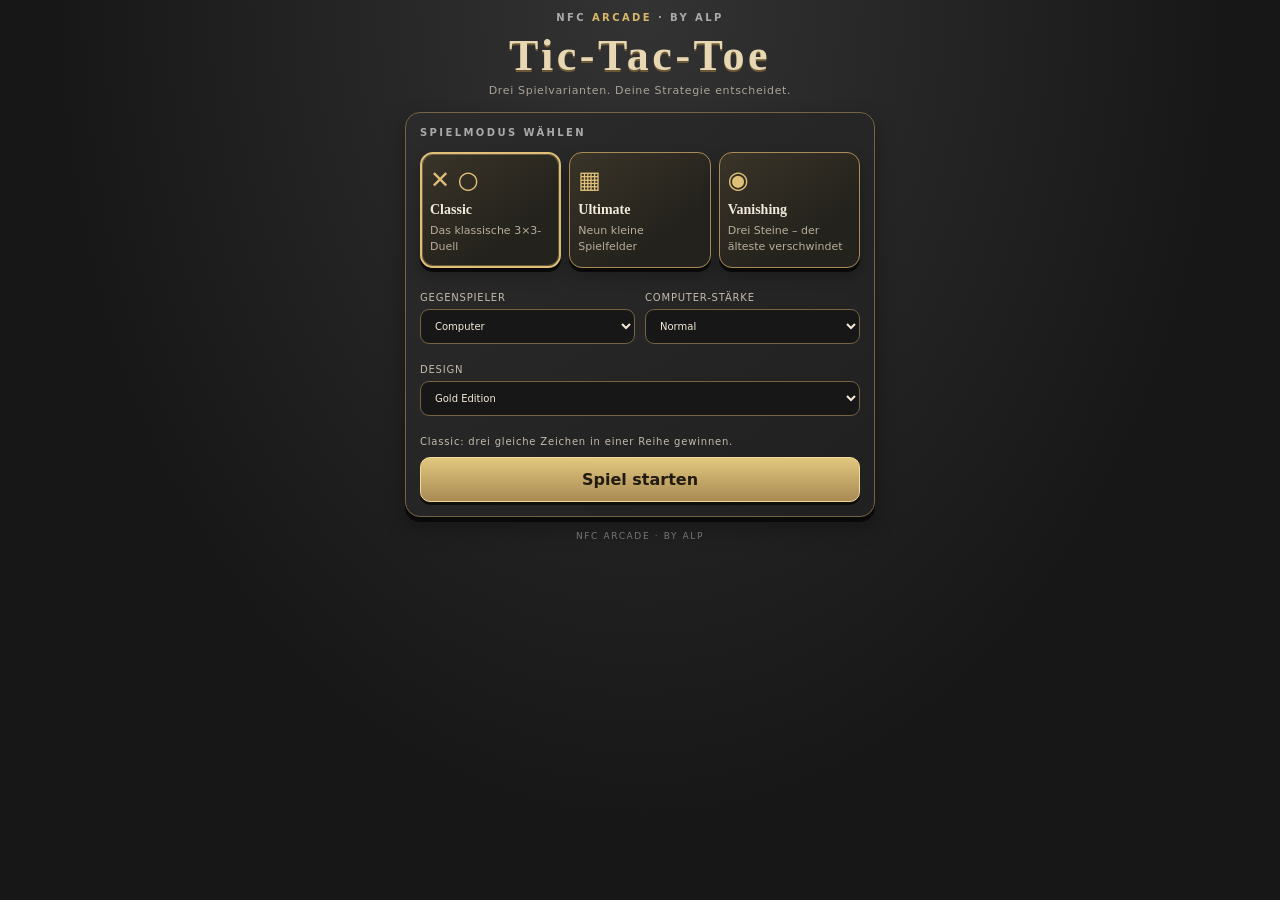
<file: tic-tac-toe/index.html>
<!doctype html>
<html lang="de">
<head>
<meta charset="utf-8"><meta name="viewport" content="width=device-width,initial-scale=1,maximum-scale=1,user-scalable=no,viewport-fit=cover">
<meta name="theme-color" content="#f5f6f8"><title>Tic-Tac-Toe – NFC Arcade</title>
<style>
:root{color-scheme:light;--bg:#f5f6f8;--panel:#fff;--panel2:#eef0f4;--text:#17191f;--muted:#737987;--line:#252a33;--accent:#5267d9;--x:#27364f;--o:#d65b63;--win:#25a36f;--shadow:0 12px 34px #17203312}
*{box-sizing:border-box;-webkit-tap-highlight-color:transparent}html,body{width:100%;height:100%;margin:0;overflow:hidden;overscroll-behavior:none;touch-action:pan-x pan-y}body{background:var(--bg);color:var(--text);font-family:Inter,system-ui,-apple-system,"Segoe UI",sans-serif;min-height:100dvh;transition:background .2s,color .2s;user-select:none;-webkit-user-select:none}body.playing{height:100dvh;min-height:0;overflow:hidden;overscroll-behavior:none;touch-action:none}.app.playing{height:100dvh;overflow:hidden;padding-top:10px;padding-bottom:8px}
body[data-theme=neon]{color-scheme:dark;--bg:#080d18;--panel:#111b2d;--panel2:#192840;--text:#eaf5ff;--muted:#9bb1c9;--line:#79dfff;--accent:#53dfff;--x:#6cecff;--o:#ff73b8;--win:#9bffca;--shadow:0 0 30px #26c9ff12}
body[data-theme=soft]{--bg:#f3f0e9;--panel:#fffdf8;--panel2:#e9e5d9;--text:#343c36;--muted:#788078;--line:#647d69;--accent:#64866c;--x:#456b86;--o:#c47b73;--win:#4d946d;--shadow:0 12px 34px #514b3912}
button,select{font:inherit}button{cursor:pointer;border:0;touch-action:manipulation;-webkit-tap-highlight-color:transparent}button:focus{outline:none}button:focus-visible{outline:2px solid #e0c078;outline-offset:3px}.app{width:min(760px,calc(100% - 28px));margin:auto;padding:18px 0 40px}.top{display:flex;align-items:center;justify-content:space-between;gap:12px;margin-bottom:18px}.brand{font-size:12px;letter-spacing:.18em;font-weight:900;color:var(--muted)}.brand b{color:var(--accent)}.theme{display:flex;align-items:center;gap:7px;font-size:11px;color:var(--muted)}select{border:1px solid var(--line);border-radius:10px;padding:9px 28px 9px 10px;background:var(--panel);color:var(--text);max-width:175px}
h1{font-size:clamp(29px,7vw,43px);letter-spacing:-.05em;margin:5px 0 6px}.sub{color:var(--muted);margin:0 0 22px;font-size:14px}.panel{background:var(--panel);border:1px solid color-mix(in srgb,var(--line) 18%,transparent);border-radius:20px;padding:18px;box-shadow:var(--shadow)}.menu-grid{display:grid;grid-template-columns:repeat(3,1fr);gap:10px;margin:18px 0}.mode{background:var(--panel2);color:var(--text);border:1px solid transparent;border-radius:15px;padding:15px 10px;text-align:left;min-height:115px}.mode.active{border-color:var(--accent);box-shadow:inset 0 0 0 1px var(--accent)}.mode .symbol{font-size:24px;display:block;margin-bottom:8px}.mode strong{font-size:13px;display:block}.mode small{display:block;color:var(--muted);font-size:11px;line-height:1.4;margin-top:5px}.row{display:flex;gap:10px;align-items:center;flex-wrap:wrap}.row>*{flex:1}.field{display:flex;flex-direction:column;gap:6px;color:var(--muted);font-size:12px;margin:10px 0}.field select{width:100%;max-width:none}.primary,.secondary{border-radius:12px;padding:13px 16px;font-weight:800}.primary{background:var(--accent);color:white}.secondary{background:var(--panel2);color:var(--text);border:1px solid color-mix(in srgb,var(--line) 20%,transparent)}.primary:disabled{opacity:.4;cursor:not-allowed}.hidden{display:none!important}.game-head{display:flex;justify-content:space-between;align-items:center;gap:12px;margin-bottom:14px}.status{font-size:14px;font-weight:800}.hint{font-size:11px;color:var(--muted);margin-top:4px}.stats{display:grid;grid-template-columns:repeat(3,1fr);gap:8px;margin:14px 0}.stat{background:var(--panel2);border-radius:12px;padding:10px;text-align:center}.stat b{font-size:20px;display:block}.stat span{font-size:10px;color:var(--muted);text-transform:uppercase;letter-spacing:.08em}
.board{display:grid;grid-template-columns:repeat(3,minmax(0,1fr));grid-template-rows:repeat(3,minmax(0,1fr));gap:0;aspect-ratio:1;max-width:500px;margin:12px auto 16px;position:relative}.cell{background:transparent;color:var(--text);border:0;border-right:3px solid var(--line);border-bottom:3px solid var(--line);display:grid;place-items:center;min-width:0;min-height:0;font-size:clamp(42px,13vw,86px);font-weight:800;position:relative;padding:0;touch-action:manipulation}.cell:nth-child(3n){border-right:0}.cell:nth-child(n+7){border-bottom:0}.cell.x{color:var(--x)}.cell.o{color:var(--o)}.cell:disabled{cursor:default}.cell.win{background:color-mix(in srgb,var(--win) 14%,transparent);animation:winPulse .8s ease-in-out infinite alternate}.cell.pending:after{content:"";position:absolute;inset:12%;border:3px dashed var(--accent);border-radius:50%;animation:oldestPulse .85s ease-in-out infinite}.cell.pending{opacity:.78}.cell.pending:before{content:"";position:absolute;width:9px;height:9px;border-radius:50%;background:var(--accent);top:12%;right:12%;box-shadow:0 0 0 4px color-mix(in srgb,var(--accent) 20%,transparent);z-index:2}
@keyframes oldestPulse{0%,100%{opacity:.35;transform:scale(.92)}50%{opacity:1;transform:scale(1.04)}}@keyframes winPulse{from{background:transparent}to{background:color-mix(in srgb,var(--win) 25%,transparent)}}
.board.ultimate{max-width:540px;gap:5px;aspect-ratio:1}.mini{display:grid;grid-template-columns:repeat(3,1fr);grid-template-rows:repeat(3,1fr);border:2px solid var(--line);border-radius:8px;overflow:hidden;position:relative;min-width:0;min-height:0;background:var(--panel)}.mini.active{outline:3px solid var(--accent);outline-offset:-3px;box-shadow:inset 0 0 0 2px var(--accent),0 0 15px color-mix(in srgb,var(--accent) 55%,transparent);background:color-mix(in srgb,var(--accent) 12%,var(--panel))}.mini.closed{background:var(--panel2)}.mini .cell{font-size:clamp(13px,4.2vw,26px);border-right:1px solid var(--line);border-bottom:1px solid var(--line)}.mini .cell:nth-child(3n){border-right:0}.mini .cell:nth-child(n+7){border-bottom:0}.mini .cell.pending:after{border-width:1px;inset:8%}.mini .cell.pending:before{width:4px;height:4px;top:7%;right:7%}.mini .winner{position:absolute;inset:0;display:grid;place-items:center;font-size:clamp(30px,9vw,62px);font-weight:900;pointer-events:none;background:color-mix(in srgb,var(--panel) 35%,transparent)}.mini .winner.x{color:var(--x)}.mini .winner.o{color:var(--o)}.mini .draw{position:absolute;inset:0;display:grid;place-items:center;font-size:28px;color:var(--muted);background:color-mix(in srgb,var(--panel) 45%,transparent)}
.note{color:var(--muted);font-size:12px;text-align:center;min-height:18px}.game-actions{display:flex;gap:9px;margin-top:12px}.game-actions button{flex:1}.result{font-size:14px;font-weight:800;text-align:center;min-height:23px;color:var(--win)}.legend{display:flex;justify-content:center;gap:18px;font-size:11px;color:var(--muted);margin:8px 0}.dot{display:inline-block;width:8px;height:8px;border-radius:50%;margin-right:5px;background:var(--accent)}.footer{text-align:center;color:var(--muted);font-size:10px;margin-top:20px}.back{background:none;color:var(--muted);font-weight:700;padding:8px 0}
@media(max-width:560px){.menu-grid{grid-template-columns:1fr}.mode{min-height:0;display:flex;align-items:center;gap:12px}.mode .symbol{margin:0}.mode small{margin-top:3px}.panel{padding:14px}.top{margin-bottom:12px}}

/* Einheitliches NFC-Arcade-Gold-Design */
:root{color-scheme:dark;--bg:#171717;--panel:#252525;--panel2:#303030;--text:#f1eadb;--muted:#aaa397;--line:#756342;--accent:#d8b66a;--x:#e6c77e;--o:#d88787;--win:#9fc9a5;--shadow:0 7px 0 #090909,0 12px 26px #0006}
html,body{background:radial-gradient(ellipse at 50% 0,#333 0,#171717 65%);color:var(--text)}
.app{width:min(100% - 24px,470px);padding:12px 0 18px}
.top{justify-content:center;margin-bottom:10px}.brand{color:#aaa;font-size:10px;letter-spacing:.24em;text-transform:uppercase}.brand b{color:var(--accent)}
h1{font:700 clamp(34px,9vw,44px)/1.05 Georgia,serif;letter-spacing:.08em;text-align:center;color:#e7d7b3;text-shadow:0 2px 0 #6b5836;margin:4px 0 5px}
.sub{text-align:center;color:#aaa397;font-size:11px;letter-spacing:.06em;margin:0 0 15px}
.panel{background:linear-gradient(145deg,#2b2b2b,#202020);border:1px solid #756342;border-radius:15px;padding:14px;box-shadow:0 5px 0 #090909,0 10px 22px #0005}
.menu-grid{gap:8px;margin:14px 0}.mode{background:linear-gradient(145deg,#3a3428,#24221d 70%);color:var(--text);border:1px solid #a88b55;border-radius:13px;padding:12px 8px;min-height:102px;box-shadow:0 4px 0 #090909,0 8px 15px #0004}.mode.active{border:2px solid #e0c078;box-shadow:inset 0 0 0 1px #d8b66a55,0 4px 0 #090909,0 8px 15px #0004}.mode .symbol{color:#e0c078}.mode strong{font-family:Georgia,serif;color:#f1eadb;font-size:14px}.mode small{color:#b8ad9a}
.field{color:#c4bba9;font-size:10px;letter-spacing:.08em}.field select,select{border:1px solid #756342;border-radius:9px;background:#171717;color:#f4ead6;padding:10px;max-width:none}
.primary,.secondary{border-radius:10px;padding:12px 15px;font-weight:850}.primary{background:linear-gradient(#e2c77f,#a88a53);color:#211b12;border:1px solid #f0d99b;box-shadow:0 3px 0 #100e0b}.secondary{background:linear-gradient(145deg,#38332a,#24211c);color:#f1eadb;border:1px solid #8d7955;box-shadow:0 3px 0 #100e0b}.primary:active,.secondary:active{transform:translateY(2px);box-shadow:0 1px 0 #100e0b}
.game-head{margin-bottom:8px}.status{color:#f1d28e;font-family:Georgia,serif;font-size:16px}.hint,.note{color:#aaa397}.back{color:#e0c078}.legend{color:#c4bba9}.board{border:2px solid #a88b55;border-radius:12px;background:linear-gradient(145deg,#292720,#1d1c19);box-shadow:0 5px 0 #090909,0 0 18px #d8b66a14;padding:5px;overflow:hidden}.cell{color:var(--text);border-color:#8c754c}.cell.x{color:#e8c879;text-shadow:0 0 10px #d8b66a55}.cell.o{color:#e18a8a;text-shadow:0 0 10px #d8878755}.cell.pending:after{border-color:#e0bd69}.cell.pending:before{background:#e0bd69;box-shadow:0 0 0 4px #d8b66a33}
.board.ultimate{gap:5px;border-color:#a88b55}.mini{border-color:#8d7955;background:#211f1b}.mini.active{outline:3px solid #f0cd78;outline-offset:-3px;box-shadow:inset 0 0 0 2px #e4c16e,0 0 15px #d8b66a66;background:#3a3222}.mini.closed{background:#191817}.mini .cell{border-color:#756342}.mini .winner{background:#24211dcc}.result{color:#b5d5a7}.footer{color:#777;font-size:9px;letter-spacing:.18em;margin-top:14px}
@media(max-width:560px){.app{width:calc(100% - 22px);padding-top:9px}.menu-grid{grid-template-columns:1fr}.mode{min-height:0;display:flex;align-items:center;gap:12px;padding:10px 12px}.mode .symbol{margin:0}.mode small{margin-top:3px}.panel{padding:12px}.top{margin-bottom:8px}}

.row{display:grid;grid-template-columns:1fr 1fr;gap:0 10px}.row>*{min-width:0}.design-field{grid-column:1/-1}
body.playing[data-game-design="gold"]{--bg:#171717;--panel:#252525;--panel2:#303030;--text:#f1eadb;--muted:#aaa397;--line:#756342;--accent:#d8b66a;--x:#e8c879;--o:#d88787;--win:#9fc9a5;background:radial-gradient(ellipse at 50% 0,#333 0,#171717 65%);font-family:Georgia,serif}
body.playing[data-game-design="ocean"]{--bg:#0b1824;--panel:#142b3c;--panel2:#1d3b50;--text:#e8f3f5;--muted:#9bb5bf;--line:#47788a;--accent:#65c8d0;--x:#6ce0e8;--o:#f2b66d;--win:#9bd9b0;background:radial-gradient(ellipse at 50% 0,#20465a,#0b1824 70%);font-family:Trebuchet MS,system-ui,sans-serif}
body.playing[data-game-design="rose"]{--bg:#171323;--panel:#2a2035;--panel2:#3a2b46;--text:#fff1df;--muted:#b6a6bd;--line:#a45b45;--accent:#ff914d;--x:#ff665e;--o:#d7f36a;--win:#8de0a5;background:radial-gradient(ellipse at 50% 0,#56304a,#171323 72%);font-family:ui-rounded,system-ui,sans-serif}
body.playing[data-game-design="ocean"] .panel,body.playing[data-game-design="rose"] .panel{background:linear-gradient(145deg,var(--panel),color-mix(in srgb,var(--panel) 78%,#000));border-color:var(--line);box-shadow:0 5px 0 #0008,0 10px 22px #0005}
body.playing[data-game-design="ocean"] .board,body.playing[data-game-design="rose"] .board{background:linear-gradient(145deg,var(--panel2),var(--bg));border-color:var(--accent);box-shadow:0 5px 0 #0008,0 0 18px color-mix(in srgb,var(--accent) 18%,transparent)}
body.playing[data-game-design="ocean"] .mode,body.playing[data-game-design="rose"] .mode{background:linear-gradient(145deg,var(--panel2),var(--panel));border-color:var(--line)}
body.playing[data-game-design="ocean"] .primary,body.playing[data-game-design="rose"] .primary{background:linear-gradient(145deg,var(--accent),color-mix(in srgb,var(--accent) 65%,#000));color:#101820;border-color:var(--accent)}
</style>
</head>
<body data-theme="minimal">
<div class="app">
 <div class="top"><div class="brand">NFC <b>ARCADE</b> · BY ALP</div></div>
 <section id="home">
  <h1>Tic-Tac-Toe</h1><p class="sub">Drei Spielvarianten. Deine Strategie entscheidet.</p>
  <div class="panel">
   <div class="brand">SPIELMODUS WÄHLEN</div>
   <div class="menu-grid">
    <button class="mode active" data-mode="classic"><span class="symbol">✕ ○</span><span><strong>Classic</strong><small>Das klassische 3×3-Duell</small></span></button>
    <button class="mode" data-mode="ultimate"><span class="symbol">▦</span><span><strong>Ultimate</strong><small>Neun kleine Spielfelder</small></span></button>
    <button class="mode" data-mode="vanish"><span class="symbol">◉</span><span><strong>Vanishing</strong><small>Drei Steine – der älteste verschwindet</small></span></button>
   </div>
   <div class="row">
    <label class="field">GEGENSPIELER<select id="opponent"><option value="ai">Computer</option><option value="human">Zweiter Spieler</option></select></label>
    <label class="field" id="difficultyWrap">COMPUTER-STÄRKE<select id="difficulty"><option value="easy">Leicht</option><option value="normal" selected>Normal</option><option value="hard">Schwer</option></select></label>
    <label class="field design-field">DESIGN<select id="gameDesign"><option value="gold">Gold Edition</option><option value="ocean">Ocean Edition</option><option value="rose">Solar Flare Edition</option></select></label>
   </div>
   <div class="field" id="variantHint">Classic: drei gleiche Zeichen in einer Reihe gewinnen.</div>
   <button class="primary" id="start" style="width:100%">Spiel starten</button>
  </div>
 </section>
 <section id="play" class="hidden">
  <button class="back" id="back">← Zurück zur Auswahl</button>
  <div class="panel">
   <div class="game-head"><div><div class="status" id="turn">X ist am Zug</div><div class="hint" id="gameHint">Tippe auf ein freies Feld.</div></div><button class="secondary" id="restart">Neu starten</button></div>
   <div class="legend"><span><i class="dot" style="background:var(--x)"></i>X</span><span><i class="dot" style="background:var(--o)"></i>O</span></div>
   <div id="board" class="board" aria-label="Spielfeld"></div>
   <div class="result" id="result"></div><div class="note" id="note"></div>
  </div>
 </section>
 <div class="footer">NFC ARCADE · BY ALP</div>
</div>
<script>
(()=> {
const $=id=>document.getElementById(id);
let mode='classic',opponent='ai',difficulty='normal',design='gold',board=[],turn='X',over=false,history=[],ultimate=[],nextBoard=-1,vanish={X:[],O:[]},winning=[];
const wins=[[0,1,2],[3,4,5],[6,7,8],[0,3,6],[1,4,7],[2,5,8],[0,4,8],[2,4,6]];
function setMode(m){mode=m;document.querySelectorAll('.mode').forEach(b=>b.classList.toggle('active',b.dataset.mode===m));$('variantHint').textContent=m==='classic'?'Classic: drei gleiche Zeichen in einer Reihe gewinnen.':m==='ultimate'?'Ultimate: Dein Feld bestimmt, in welchem kleinen Feld dein Gegner spielen muss.':'Vanishing: Jeder Spieler hat maximal drei aktive Zeichen. Das älteste pulsiert vor dem Verschwinden.'}
function saveKey(m=mode,o=opponent,d=design){return 'arcadeTttSave_'+m+'_'+o+'_'+d}
function readSaved(m=mode,o=$('opponent').value,d=$('gameDesign').value){try{return JSON.parse(localStorage.getItem(saveKey(m,o,d))||'null')}catch(e){return null}}
function updateStartLabel(){const s=readSaved();$('start').textContent=s?'Gespeicherte Runde fortsetzen':'Spiel starten'}
document.querySelectorAll('.mode').forEach(b=>b.addEventListener('click',()=>{setMode(b.dataset.mode);updateStartLabel()}));
$('opponent').addEventListener('change',()=>{$('difficultyWrap').classList.toggle('hidden',$('opponent').value==='human');updateStartLabel()});
$('gameDesign').addEventListener('change',updateStartLabel);
function fresh(){turn='X';over=false;winning=[];history=[];vanish={X:[],O:[]};board=Array(9).fill('');ultimate=Array.from({length:9},()=>Array(9).fill(''));nextBoard=-1;$('result').textContent='';$('note').textContent='';render()}
function saveGame(){const state={mode,opponent,difficulty,design,board,turn,over,history,ultimate,nextBoard,vanish,winning,result:$('result').textContent};try{localStorage.setItem(saveKey(),JSON.stringify(state))}catch(e){}}
function restoreGame(state){if(!state||!Array.isArray(state.board)||!Array.isArray(state.ultimate))return false;mode=state.mode;opponent=state.opponent;difficulty=state.difficulty||'normal';design=state.design||'gold';board=state.board;turn=state.turn||'X';over=!!state.over;history=state.history||[];ultimate=state.ultimate;nextBoard=Number.isInteger(state.nextBoard)?state.nextBoard:-1;vanish=state.vanish||{X:[],O:[]};winning=state.winning||[];$('opponent').value=opponent;$('difficulty').value=difficulty;$('gameDesign').value=design;$('difficultyWrap').classList.toggle('hidden',opponent==='human');document.body.dataset.gameDesign=design;render();$('result').textContent=state.result||'';return true}
function start(){opponent=$('opponent').value;difficulty=$('difficulty').value;design=$('gameDesign').value;$('home').classList.add('hidden');$('play').classList.remove('hidden');document.body.classList.add('playing');document.querySelector('.app').classList.add('playing');document.body.dataset.gameDesign=design;const saved=readSaved(mode,opponent,design);if(!restoreGame(saved)){fresh();saveGame()}else{$('result').textContent=over?$('result').textContent:''}if(opponent==='ai'&&turn==='O'&&!over)setTimeout(aiMove,260)}
function back(){saveGame();$('play').classList.add('hidden');$('home').classList.remove('hidden');document.body.classList.remove('playing');document.querySelector('.app').classList.remove('playing');delete document.body.dataset.gameDesign;updateStartLabel();}
$('start').addEventListener('click',start);$('back').addEventListener('click',back);$('restart').addEventListener('click',fresh);
function winner(b){for(const line of wins)if(b[line[0]]&&b[line[0]]===b[line[1]]&&b[line[1]]===b[line[2]])return {p:b[line[0]],line};return null}
function finish(w,p){over=true;if(w){winning=w.line;$('result').textContent=w.p+' gewinnt!';}else{$('result').textContent='Unentschieden';}render()}
function switchTurn(){turn=turn==='X'?'O':'X'}
function placeClassic(i){if(over||board[i]||isAiTurn())return;board[i]=turn;const w=winner(board);if(w){finish(w);return}if(board.every(Boolean)){finish(null);return}switchTurn();render();if(isAiTurn())setTimeout(aiMove,260)}
function isAiTurn(){return opponent==='ai'&&turn==='O'}
function placeVanish(i){if(over||board[i]||isAiTurn())return;const list=vanish[turn];if(list.length===3){const old=list.shift();board[old]=''}board[i]=turn;list.push(i);const w=winner(board);if(w){finish(w);return}if(board.every(Boolean)){finish(null);return}switchTurn();render();if(isAiTurn())setTimeout(aiMove,260)}
function macroWinner(){const b=ultimate.map(a=>{const w=winner(a);return w?w.p:(a.every(Boolean)?'D':'')});for(const line of wins)if(b[line[0]]&&b[line[0]]!=='D'&&b[line[0]]===b[line[1]]&&b[line[1]]===b[line[2]])return {p:b[line[0]],line};if(b.every(Boolean))return {p:'',line:[]};return null}
function openBoards(){return ultimate.map((b,i)=>({b,i})).filter(x=>!winner(x.b)&&!x.b.every(Boolean)).map(x=>x.i)}
function placeUltimate(bi,ci){if(over||isAiTurn())return;const allowed=nextBoard===-1||(!winner(ultimate[nextBoard])&&!ultimate[nextBoard].every(Boolean))? (nextBoard===-1?openBoards():[nextBoard]):openBoards();if(!allowed.includes(bi)||ultimate[bi][ci])return;ultimate[bi][ci]=turn;const localWin=winner(ultimate[bi]);if(localWin){const macro=macroWinner();if(macro){finish(macro.p?{p:macro.p,line:macro.line}:null);return}}const mw=macroWinner();if(mw){finish(mw.p?{p:mw.p,line:mw.line}:null);return}nextBoard=ci;switchTurn();render();if(isAiTurn())setTimeout(aiMove,300)}
function render(){ $('turn').textContent=over?'Partie beendet':turn+' ist am Zug';$('gameHint').textContent=mode==='vanish'?vanish[turn].length===3?'Dein ältester Stein pulsiert – er verschwindet beim nächsten Setzen.':'Maximal drei aktive Zeichen pro Spieler.':mode==='ultimate'?nextBoard===-1||winner(ultimate[nextBoard])||ultimate[nextBoard].every(Boolean)?'Freie Wahl: Wähle ein offenes kleines Spielfeld.':'Nächster Zug im hervorgehobenen kleinen Feld.':'Tippe auf ein freies Feld.';const root=$('board');root.innerHTML='';root.className='board'+(mode==='ultimate'?' ultimate':'');
if(mode==='ultimate'){const open=nextBoard===-1||winner(ultimate[nextBoard])||ultimate[nextBoard].every(Boolean);ultimate.forEach((b,bi)=>{const mini=document.createElement('div');const canPlayHere=!winner(b)&&!b.every(Boolean)&& (open||nextBoard===bi);mini.className='mini'+((!over&&canPlayHere)?' active':'')+(winner(b)||b.every(Boolean)?' closed':'');b.forEach((v,ci)=>{const cell=document.createElement('button');cell.className='cell'+(v?' '+v.toLowerCase():'');cell.textContent=v;cell.disabled=over||!!v||isAiTurn()||(!open&&bi!==nextBoard)||!!winner(b)||b.every(Boolean);cell.addEventListener('click',()=>placeUltimate(bi,ci));mini.append(cell)});const w=winner(b);if(w){const cover=document.createElement('div');cover.className='winner '+w.p.toLowerCase();cover.textContent=w.p;mini.append(cover)}else if(b.every(Boolean)){const cover=document.createElement('div');cover.className='draw';cover.textContent='=';mini.append(cover)}root.append(mini)})}
else{board.forEach((v,i)=>{const cell=document.createElement('button');cell.className='cell'+(v?' '+v.toLowerCase():'');cell.textContent=v;cell.disabled=over||!!v||isAiTurn();if(mode==='vanish'&&vanish[turn].length===3&&vanish[turn][0]===i&&!over)cell.classList.add('pending');if(winning.includes(i))cell.classList.add('win');cell.addEventListener('click',()=>mode==='vanish'?placeVanish(i):placeClassic(i));root.append(cell)})}
if(mode==='vanish'&&!over){$('note').textContent=vanish[turn].length===3?'Der älteste Stein pulsiert und wird mit deinem nächsten Zug entfernt.':''}else if(mode==='ultimate'&&!over){$('note').textContent=nextBoard!==-1&&!openBoards().includes(nextBoard)?'Das Zielfeld ist bereits abgeschlossen – du darfst frei wählen.':''}else $('note').textContent='';if(document.body.classList.contains('playing'))saveGame()}
function available(b){return b.map((v,i)=>v?null:i).filter(i=>i!==null)}
function tacticalMove(b,p){for(const i of available(b)){const c=b.slice();c[i]=p;if(winner(c))return i}return -1}
function minimax(b,player,depth){const w=winner(b);if(w)return w.p==='O'?10-depth:depth-10;if(b.every(Boolean))return 0;let best=player==='O'?-Infinity:Infinity;for(const i of available(b)){b[i]=player;const s=minimax(b,player==='O'?'X':'O',depth+1);b[i]='';best=player==='O'?Math.max(best,s):Math.min(best,s)}return best}
function aiClassic(){const moves=available(board);if(difficulty==='easy')return moves[Math.floor(Math.random()*moves.length)];let m=tacticalMove(board,'O');if(m<0&&difficulty!=='easy')m=tacticalMove(board,'X');if(m>=0)return m;if(difficulty==='normal'){if(!board[4])return 4;const corners=[0,2,6,8].filter(i=>!board[i]);return corners.length?corners[Math.floor(Math.random()*corners.length)]:moves[0]}let best=-Infinity,choice=moves[0];for(const i of moves){board[i]='O';const s=minimax(board,'X',0);board[i]='';if(s>best){best=s;choice=i}}return choice}
function aiMove(){if(over||!isAiTurn())return;if(mode==='classic'){const i=aiClassic();if(i!==undefined)placeClassicAI(i)}else if(mode==='vanish'){const i=aiVanishing();if(i!==undefined)placeVanishAI(i)}else{const m=aiUltimate();if(m)placeUltimateAI(m[0],m[1])}}
function placeClassicAI(i){board[i]='O';const w=winner(board);if(w){finish(w);return}if(board.every(Boolean)){finish(null);return}switchTurn();render()}
function aiVanishing(){const sim=board.slice(),list=vanish.O.slice();if(list.length===3)sim[list.shift()]='';let m=tacticalMove(sim,'O');if(m<0&&difficulty!=='easy')m=tacticalMove(sim,'X');if(m>=0)return m;const moves=available(sim);if(difficulty==='easy')return moves[Math.floor(Math.random()*moves.length)];if(!sim[4])return 4;return moves[Math.floor(Math.random()*moves.length)]}
function placeVanishAI(i){const list=vanish.O;if(list.length===3)board[list.shift()]='';board[i]='O';list.push(i);const w=winner(board);if(w){finish(w);return}if(board.every(Boolean)){finish(null);return}switchTurn();render()}
function aiUltimate(){const allowed=nextBoard===-1||winner(ultimate[nextBoard])||ultimate[nextBoard].every(Boolean)?openBoards():[nextBoard];for(const bi of allowed){let c=ultimate[bi];let ci=tacticalMove(c,'O');if(ci<0&&difficulty!=='easy')ci=tacticalMove(c,'X');if(ci>=0)return[bi,ci]}let opts=[];for(const bi of allowed)for(const ci of available(ultimate[bi]))opts.push([bi,ci]);if(!opts.length)return null;if(difficulty==='easy')return opts[Math.floor(Math.random()*opts.length)];return opts.find(x=>x[1]===4)||opts[Math.floor(Math.random()*opts.length)]}
function placeUltimateAI(bi,ci){ultimate[bi][ci]='O';let mw=macroWinner();if(mw){finish(mw.p?{p:mw.p,line:mw.line}:null);return}nextBoard=ci;switchTurn();render()}
window.addEventListener('pagehide',saveGame);
document.addEventListener('visibilitychange',()=>{if(document.visibilityState==='hidden')saveGame()});
updateStartLabel();
document.addEventListener('dblclick',e=>e.preventDefault(),{passive:false});
})();
</script>
</body></html>
</file>
<file: stratego/style.css>
:root{color-scheme:dark;--bg:#10131d;--panel:#191e2c;--panel2:#222a3a;--gold:#f4c76b;--muted:#9da8bb;--line:#343d50;--blue:#5d9fe8;--red:#d66a6a}
*{box-sizing:border-box}body{margin:0;min-height:100vh;background:radial-gradient(ellipse at 50% -15%,#30364a 0,transparent 48%),var(--bg);color:#f7f8fc;font-family:Inter,ui-sans-serif,system-ui,-apple-system,"Segoe UI",sans-serif}.app-shell{max-width:1180px;margin:auto;padding:0 22px 28px}.topbar{height:76px;display:grid;grid-template-columns:1fr auto 1fr;align-items:center;border-bottom:1px solid #ffffff12}.back{color:var(--gold);font-size:13px;font-weight:800;letter-spacing:.12em;text-decoration:none}.brand{display:flex;align-items:center;gap:10px}.brand-mark{width:34px;height:34px;display:grid;place-items:center;border:1px solid #8d7447;border-radius:10px;color:var(--gold);background:#30291d}.brand strong{display:block;letter-spacing:.17em;font-size:15px}.brand small{display:block;color:#a6afc0;font-size:8px;letter-spacing:.18em;margin-top:3px}.icon-button{justify-self:end;border:1px solid #8d7447;color:var(--gold);background:#29251d;border-radius:50%;width:34px;height:34px;font-size:19px;font-weight:800}.intro{text-align:center;padding:24px 0 18px}.eyebrow{font-size:10px;letter-spacing:.23em;color:var(--gold);font-weight:800}.intro h1{font-size:clamp(24px,4vw,38px);letter-spacing:-.04em;margin:7px 0}.intro p{font-size:13px;color:var(--muted);margin:0}.statusbar{max-width:850px;margin:0 auto 12px;display:flex;align-items:center;justify-content:space-between;gap:12px}.player-label{display:flex;align-items:center;gap:9px}.player-label b{font-size:12px;display:block}.player-label small{font-size:10px;color:var(--muted)}.army-dot{width:10px;height:10px;border-radius:50%;background:var(--blue);box-shadow:0 0 12px #5d9fe877}.army-dot.red{background:var(--red);box-shadow:0 0 12px #d66a6a77}.turn-stack{display:flex;flex-direction:column;align-items:center;gap:4px;flex:0 0 auto}.combat-rule-status{font-size:9px;line-height:1.2;color:#b9a77e;letter-spacing:.04em;text-align:center;white-space:nowrap}
@media(max-width:520px){.combat-rule-status{font-size:8px}.turn-stack .turn-status{padding:6px 9px}}
.turn-status{font-size:11px;color:var(--gold);border:1px solid #8d744755;background:#2a261e;padding:7px 13px;border-radius:30px;white-space:nowrap}.board-wrap{width:min(100%,850px);margin:auto;padding:13px;border:1px solid #8c744b88;border-radius:15px;background:linear-gradient(145deg,#282b32,#151a24);box-shadow:0 18px 50px #0008,inset 0 1px #ffffff12}.board{display:grid;grid-template-columns:repeat(10,minmax(0,1fr));grid-template-rows:repeat(10,minmax(0,1fr));grid-auto-rows:minmax(0,1fr);gap:3px;aspect-ratio:1/1;background:#111722;padding:5px;border-radius:7px;touch-action:none;user-select:none;min-width:0;min-height:0;overflow:hidden}.cell{position:relative;width:100%;height:100%;min-width:0;min-height:0;border:1px solid #ffffff12;border-radius:3px;background:linear-gradient(145deg,#52644f,#35463c);display:grid;place-items:center;overflow:hidden}.cell:nth-child(even){background:linear-gradient(145deg,#4a5c48,#304237)}.cell::after{content:"";position:absolute;inset:0;background:linear-gradient(135deg,#ffffff0b,transparent 55%);pointer-events:none}.cell.lake{background:radial-gradient(ellipse at 35% 25%,#577b8a,#234352 65%,#172e3a);border-color:#7095a055}.cell.lake::before{content:"";position:absolute;width:75%;height:35%;border-top:1px solid #b3d4dc66;border-radius:50%;transform:rotate(-24deg)}.cell.selected{outline:2px solid #d6d8dd;outline-offset:-3px;box-shadow:inset 0 0 0 999px #cbd1dc33}.cell.valid::before{content:"";position:absolute;width:19%;height:19%;border-radius:50%;background:#d6d9d7b8;box-shadow:0 0 8px #fff7;z-index:2}.cell.target{background:#c7b878!important;box-shadow:inset 0 0 0 3px #f8e6a6,0 0 12px #f4c76b88}.piece{z-index:1;width:84%;height:88%;border-radius:30% 30% 24% 24%;display:flex;flex-direction:column;align-items:center;justify-content:center;gap:1px;border:1px solid #ffffff65;box-shadow:0 3px 5px #0008,inset 0 1px #ffffff66;position:relative;pointer-events:none}.piece.blue{background:linear-gradient(145deg,#8bc1f1,#3269a4 65%,#1d426b);color:#f5f8ff}.piece.red{background:linear-gradient(145deg,#e58b7c,#a94343 65%,#682d36);color:#fff5f1}.piece .sigil{font-size:clamp(10px,1.6vw,19px);line-height:1;text-shadow:0 2px 3px #0008}.piece .rank{font-size:clamp(7px,.95vw,10px);font-weight:900;letter-spacing:-.04em}.piece .value{position:absolute;right:3px;top:2px;font-size:clamp(6px,.7vw,8px);font-weight:900;opacity:.9}.piece.hidden-rank .sigil{font-size:clamp(12px,1.8vw,20px)}.piece.hidden-rank .rank,.piece.hidden-rank .value{display:none}.piece.hidden-rank{background:linear-gradient(145deg,#b55e5b,#71323c 75%)}.piece.dragging{opacity:.35}.game-footer{max-width:850px;margin:12px auto 0;display:flex;align-items:center;justify-content:space-between;gap:12px}.game-footer #message{font-size:12px;color:#c2cad8;line-height:1.4}.gold-button{border:1px solid #b08b4e;background:linear-gradient(180deg,#f0cd7b,#b98a3f);color:#211a10;font-weight:900;border-radius:8px;padding:10px 15px;white-space:nowrap}.legend{max-width:850px;margin:12px auto 0;display:flex;justify-content:center;gap:18px;flex-wrap:wrap;color:#929db0;font-size:10px}.legend span{display:flex;align-items:center;gap:6px}.legend-dot{width:8px;height:8px;border-radius:50%;display:inline-block}.legend-dot.move{background:#d6d9d7}.legend-dot.selected{background:#cbd1dc}.legend-dot.lake{background:#426b7b}.modal-backdrop{position:fixed;inset:0;z-index:20;background:#05070dcc;display:grid;place-items:center;padding:18px}.modal-backdrop[hidden]{display:none}.modal{position:relative;width:min(620px,100%);max-height:min(82vh,760px);overflow:auto;border:1px solid #9b7b49;border-radius:15px;background:linear-gradient(145deg,#222938,#151a25);padding:25px;box-shadow:0 25px 80px #000b}.modal h2{margin:7px 0 16px;font-size:25px}.modal-close{position:absolute;right:15px;top:12px;border:0;background:transparent;color:#e5d5b3;font-size:28px}.rules-content h3{color:var(--gold);font-size:13px;margin:17px 0 5px}.rules-content p{color:#c1c9d7;font-size:13px;line-height:1.55;margin:0}.rules-content .note{border-top:1px solid #ffffff19;margin-top:18px;padding-top:13px;color:#929db0;font-size:11px}
@media(max-width:620px){.app-shell{padding:0 10px 20px}.topbar{height:62px}.brand strong{font-size:13px}.brand small{font-size:7px}.intro{padding:18px 0 14px}.intro p{max-width:340px;margin:auto;font-size:11px}.board-wrap{padding:6px;border-radius:9px}.board{gap:2px;padding:3px}.cell{border-radius:2px}.statusbar{margin-bottom:9px}.player-label b{font-size:10px}.player-label small{font-size:9px}.turn-status{font-size:9px;padding:6px 9px}.game-footer{align-items:flex-start}.game-footer #message{font-size:10px}.gold-button{padding:8px 10px;font-size:10px}.legend{gap:10px;font-size:9px}.modal{padding:21px 18px}}

.result-banner{position:fixed;inset:0;z-index:30;display:grid;place-items:center;padding:20px;background:#05070dcc;backdrop-filter:blur(5px);animation:fadeIn .35s ease}.result-card{width:min(420px,100%);text-align:center;padding:34px 24px;border:1px solid #b18b4e;border-radius:18px;background:radial-gradient(ellipse at 50% 0,#493b25,#1c2230 70%);box-shadow:0 25px 80px #000b;animation:riseIn .45s cubic-bezier(.2,.8,.2,1)}.result-card h2{font-size:clamp(38px,10vw,58px);letter-spacing:.12em;color:var(--gold);margin:10px 0}.result-card p{color:#c4ccda;font-size:13px;margin:0 0 22px}@keyframes fadeIn{from{opacity:0}to{opacity:1}}@keyframes riseIn{from{opacity:0;transform:translateY(18px) scale(.97)}to{opacity:1;transform:translateY(0) scale(1)}}

/* Responsive board sizing: preserve a square, uniform 10x10 grid on every screen. */
@media (orientation:landscape) and (max-height:560px){
 .app-shell{max-width:none;padding:0 12px 8px}
 .topbar{height:48px}
 .brand-mark{width:28px;height:28px}
 .intro{padding:7px 0 8px}
 .intro h1{font-size:21px;margin:3px 0}
 .intro p{font-size:10px}
 .statusbar{margin-bottom:5px}
 .board-wrap{width:auto;height:calc(100svh - 160px);max-width:calc(100svh - 160px);padding:5px;margin:0 auto}
 .board{height:100%;width:100%;aspect-ratio:1/1;gap:2px;padding:3px}
 .game-footer{margin-top:5px}
 .legend{margin-top:5px}
}
@media (orientation:landscape) and (min-height:561px){
 .board-wrap{width:min(100%,calc(100svh - 230px),850px)}
}
@media (max-width:620px) and (orientation:portrait){
 .board-wrap{width:100%;height:auto}
 .board{width:100%;height:auto;aspect-ratio:1/1;grid-template-columns:repeat(10,minmax(0,1fr));grid-template-rows:repeat(10,minmax(0,1fr))}
}

/* Illustrated fantasy miniatures: temporary visual identities for Aurelia and the Shadow Legion. */
.piece{width:92%;height:96%;display:flex;flex-direction:column;align-items:center;justify-content:flex-end;gap:0;border:0;border-radius:0;background:transparent!important;box-shadow:none;overflow:visible}
.piece .miniature{display:block;width:100%;height:80%;overflow:visible;filter:drop-shadow(0 2px 2px #0009);flex:1;min-height:0}
.piece .rank{position:relative;z-index:2;max-width:100%;overflow:hidden;text-overflow:clip;white-space:nowrap;font-size:clamp(5px,.7vw,8px);line-height:1.1;padding:1px 2px;border-radius:3px;background:#101722d9;color:#fff4d7;text-shadow:0 1px 2px #000;font-weight:900;letter-spacing:-.04em}
.piece.hidden-rank{background:transparent!important}
.piece.hidden-rank .miniature{width:94%;height:94%;filter:drop-shadow(0 2px 3px #000a)}
@media(max-width:620px){.piece .rank{font-size:clamp(5px,1.35vw,7px)}.piece .miniature{height:83%}}

.selection-info{display:flex;align-items:center;gap:10px;flex-wrap:wrap;min-width:0}.selection-info #message{font-size:12px;color:#c2cad8;line-height:1.4}.selection-info #selectedStrength{display:inline-flex;align-items:center;padding:5px 9px;border:1px solid #b08b4e88;border-radius:7px;background:#2b261e;color:var(--gold);font-size:11px;font-weight:900;white-space:nowrap}
@media(max-width:620px){.selection-info{gap:6px}.selection-info #message{font-size:10px}.selection-info #selectedStrength{font-size:10px;padding:4px 7px}}

/* Figurenränge werden ausschließlich in der Infozeile unter dem Spielfeld angezeigt. */
.piece .rank{display:none!important}
.game-footer{align-items:center}
.selection-info{flex:1 1 auto;min-width:0}
.selection-info #message{overflow-wrap:anywhere}
@media(max-width:620px){
 .game-footer{align-items:center;gap:8px}
 .selection-info{gap:5px}
 .selection-info #message{font-size:11px}
 .selection-info #selectedStrength{font-size:11px;padding:5px 8px}
}

/* Army setup modal */
.setup-intro{color:#c1c9d7;font-size:13px;line-height:1.5;margin:-6px 0 18px}
.setup-side{padding:14px;margin:12px 0;border:1px solid #ffffff18;border-radius:11px;background:#11172288}
.setup-side-title{display:flex;align-items:center;gap:9px;margin-bottom:12px}
.setup-side-title b{display:block;font-size:13px}
.setup-side-title small{display:block;color:var(--muted);font-size:10px;margin-top:2px}
.setup-side label{display:block;color:#c1c9d7;font-size:11px;font-weight:700;margin-bottom:6px}
.setup-side select{width:100%;min-height:43px;padding:9px 11px;border:1px solid #8d744777;border-radius:8px;background:#202838;color:#f7f8fc;font:inherit;font-size:13px}
.setup-actions{display:flex;justify-content:flex-end;gap:9px;margin-top:18px}
.secondary-button{border:1px solid #687387;background:#252d3b;color:#e5eaf2;font-weight:800;border-radius:8px;padding:10px 14px}
@media(max-width:620px){.setup-modal{padding:22px 16px}.setup-intro{font-size:12px}.setup-side{padding:12px}.setup-actions{position:sticky;bottom:-1px;background:linear-gradient(transparent,#171d29 22%);padding-top:12px}.setup-actions button{flex:1}}

/* Manual army placement */
.manual-setup-modal{width:min(760px,100%);max-height:92vh}
.manual-progress{display:flex;justify-content:space-between;gap:10px;color:var(--gold);font-size:12px;margin:12px 0}.manual-progress span{color:var(--muted);text-align:right}
.manual-board-wrap{width:min(100%,420px);margin:0 auto 12px;padding:7px;border:1px solid #8d744777;border-radius:10px;background:#111722}
.manual-board{display:grid;grid-template-columns:repeat(10,minmax(0,1fr));gap:3px;aspect-ratio:10/4}
.manual-cell{min-width:0;min-height:0;aspect-ratio:1;border:1px solid #ffffff25;border-radius:4px;background:linear-gradient(145deg,#52644f,#35463c);color:#fff;display:flex;flex-direction:column;align-items:center;justify-content:center;padding:1px;overflow:hidden}
.manual-cell.occupied{background:linear-gradient(145deg,#3979b7,#1d426b);border-color:#8dc4f2}.manual-cell.moving{outline:2px solid var(--gold);outline-offset:-2px}
.manual-piece{font-size:clamp(13px,3vw,22px);line-height:1.1;color:#ffe4a1}.manual-cell small{font-size:clamp(5px,1.2vw,8px);line-height:1.1;white-space:nowrap;overflow:hidden;max-width:100%}.empty-mark{font-size:18px;color:#ffffff55}
.manual-palette{display:grid;grid-template-columns:repeat(4,minmax(0,1fr));gap:6px;margin:10px 0 16px}
.palette-piece{min-width:0;padding:8px 4px;border:1px solid #ffffff24;border-radius:8px;background:#202838;color:#f5f7fb;display:flex;flex-direction:column;align-items:center;gap:2px}.palette-piece span{font-size:19px;color:var(--gold)}.palette-piece b{font-size:10px;white-space:nowrap}.palette-piece small{font-size:9px;color:var(--muted)}.palette-piece.active{border-color:var(--gold);background:#3a3020}.palette-piece.exhausted{opacity:.35}
.formation-saves{border-top:1px solid #ffffff1c;padding-top:12px}.save-heading b{display:block;font-size:12px}.save-heading small,.save-hint{color:var(--muted);font-size:10px}.save-slots{display:grid;grid-template-columns:repeat(3,minmax(0,1fr));gap:6px;margin:8px 0}.save-slot{padding:9px 5px;border:1px solid #8d744755;border-radius:8px;background:#252b37;color:#f7f8fc;display:flex;flex-direction:column;gap:3px;min-width:0}.save-slot b{font-size:10px}.save-slot small{font-size:9px;color:var(--gold)}.save-hint{line-height:1.4;margin:5px 0}.save-actions{display:flex;gap:7px;flex-wrap:wrap}
@media(max-width:620px){.manual-setup-modal{padding:22px 13px;max-height:95vh}.manual-board-wrap{padding:4px}.manual-board{gap:2px}.manual-palette{grid-template-columns:repeat(3,minmax(0,1fr));gap:5px}.palette-piece{padding:6px 3px}.manual-progress{font-size:10px}.save-slot b{font-size:9px}}

/* Subtile Bewegungs- und Kampfanimationen für die Fantasy-Miniaturen. */
.cell{position:relative}
.piece{transform-origin:50% 85%;will-change:transform,filter}
.cell.selected .piece{animation:pieceSelect .42s ease-in-out infinite alternate;filter:drop-shadow(0 0 7px #f5d27a)}
.cell.move-origin .piece{animation:pieceDepart .24s ease-in both}
.cell.move-arrival .piece,.piece.moving-piece{animation:pieceArrive .34s cubic-bezier(.2,.8,.2,1) both}
.cell.combat-impact{animation:combatCell .42s ease-out both}
.cell.combat-impact .piece,.piece.attack-piece{animation:pieceAttack .42s cubic-bezier(.2,.8,.2,1) both}
@keyframes pieceSelect{from{transform:translateY(0) scale(1)}to{transform:translateY(-3px) scale(1.045)}}
@keyframes pieceDepart{to{transform:translateY(-5px) scale(.88);opacity:.65}}
@keyframes pieceArrive{0%{transform:translateY(-9px) scale(.88);opacity:.7}65%{transform:translateY(2px) scale(1.06)}100%{transform:translateY(0) scale(1);opacity:1}}
@keyframes pieceAttack{0%{transform:translateX(-5px) scale(.92)}35%{transform:translateX(5px) scale(1.12)}65%{transform:translateX(-2px) scale(1.04)}100%{transform:translateX(0) scale(1)}}
@keyframes combatCell{0%{filter:brightness(1)}35%{filter:brightness(1.8)}100%{filter:brightness(1)}}
@media(prefers-reduced-motion:reduce){.cell.selected .piece,.cell.move-origin .piece,.cell.move-arrival .piece,.cell.combat-impact,.cell.combat-impact .piece,.piece.moving-piece,.piece.attack-piece{animation:none!important;filter:none!important}}


/* Stratego landing page – separates Hauptmenü from the actual battlefield. */
.home-screen{max-width:920px;margin:0 auto;padding:clamp(24px,6vh,64px) 16px 28px}
.home-hero{position:relative;overflow:hidden;min-height:390px;padding:clamp(28px,7vw,64px) 22px;border:1px solid #a9874b88;border-radius:20px;background:radial-gradient(ellipse at 50% 0,#514027 0,#252b38 48%,#151b27 100%);box-shadow:0 22px 70px #0007;text-align:center;display:flex;flex-direction:column;align-items:center;justify-content:center}
.home-hero:before,.home-hero:after{content:"";position:absolute;width:240px;height:240px;border:1px solid #d2ae6b22;border-radius:50%;pointer-events:none}
.home-hero:before{top:-160px;left:-100px}.home-hero:after{bottom:-190px;right:-90px}
.home-emblem{width:76px;height:76px;display:grid;place-items:center;border:1px solid #d5b36d;border-radius:50%;background:#171d28;color:#f2d18b;font-size:42px;box-shadow:0 0 35px #d5a94a33;margin-bottom:22px}
.home-hero .eyebrow{color:#d8b66f;letter-spacing:.24em;font-size:10px}
.home-hero h1{font-family:Georgia,serif;font-size:clamp(42px,10vw,76px);line-height:.95;letter-spacing:.12em;color:#f4e5c3;margin:18px 0;text-shadow:0 5px 20px #0009}
.home-hero h1 span{font-size:.48em;letter-spacing:.32em;color:#d9b66f}
.home-hero p{max-width:440px;color:#c4ccda;font-size:14px;line-height:1.65;margin:4px 0 25px}
.home-start{min-width:min(270px,100%);padding:15px 24px;font-size:15px;letter-spacing:.04em;box-shadow:0 8px 24px #0005}
.home-start span{margin-left:12px;font-size:20px}
.home-rules{margin-top:14px;padding:9px 14px;border:1px solid #ffffff24;border-radius:8px;background:#ffffff08;color:#d6dce7;font:inherit;font-size:12px}
.home-rules:active,.home-start:active{transform:translateY(1px)}
.home-highlights{display:grid;grid-template-columns:repeat(3,minmax(0,1fr));gap:12px;margin:18px 0}
.home-highlights article{min-width:0;display:flex;flex-direction:column;align-items:center;text-align:center;gap:7px;padding:18px 12px;border:1px solid #ffffff18;border-radius:12px;background:linear-gradient(145deg,#222b39,#171e2a)}
.home-highlights article>span{font-size:24px;color:#d8b66f}
.home-highlights b{font-size:12px;color:#f0e4cd}
.home-highlights small{font-size:10px;line-height:1.5;color:#9da9bb}
.home-footer{text-align:center;color:#8d99ab;font-size:10px;letter-spacing:.08em;padding:8px}
@media(max-width:620px){.home-screen{padding:24px 10px}.home-hero{min-height:370px;padding:30px 18px}.home-highlights{gap:7px}.home-highlights article{padding:13px 7px}.home-highlights b{font-size:10px}.home-highlights small{font-size:9px}}
@media(prefers-reduced-motion:no-preference){.home-hero{animation:homeReveal .55s ease-out both}.home-emblem{animation:homeGlow 3s ease-in-out infinite alternate}@keyframes homeReveal{from{opacity:0;transform:translateY(12px)}to{opacity:1;transform:translateY(0)}}@keyframes homeGlow{to{box-shadow:0 0 48px #d5a94a66;transform:scale(1.035)}}}


/* Home menu extensions: resume, settings and return-to-menu control. */
.home-menu-links{display:flex;justify-content:center;gap:10px;flex-wrap:wrap}
.home-menu-links .home-rules{margin-top:14px}
#homeResumeBtn{margin-bottom:10px;border-color:#e4c47e;background:linear-gradient(180deg,#d8c18b,#9c783d)}
#newGameBtn{min-width:92px}


/* Version 14: kompakte Spielstand-Karte im Hauptmenü. */
.saved-game-card{width:min(100%,430px);margin:0 auto 18px;padding:14px 16px;border:1px solid #d6b66d88;border-radius:13px;background:linear-gradient(145deg,#303342,#1a202d);box-shadow:0 10px 30px #0005;text-align:left}
.saved-card-heading{display:flex;align-items:center;gap:8px;color:#d8b66f;font-size:9px;letter-spacing:.14em}
.saved-card-heading>span:first-child{font-size:15px}
.saved-card-status{margin-left:auto;padding:5px 8px;border:1px solid #78b99a55;border-radius:20px;background:#24473755;color:#a8e0bf;font-size:9px;letter-spacing:0}
.saved-card-status.cpu-turn{border-color:#d6a16a66;background:#563a2855;color:#f0c18c}
.saved-card-main{display:flex;align-items:center;gap:12px;padding:13px 0 12px}
.saved-faction-mark{width:43px;height:43px;flex:0 0 43px;display:grid;place-items:center;border:1px solid #d6b66d88;border-radius:10px;background:#121925;color:#f0d28d;font-size:25px}
.saved-card-details{display:flex;flex-direction:column;gap:3px;min-width:0}
.saved-card-details strong{color:#f4e5c3;font-family:Georgia,serif;font-size:17px}
.saved-card-details span{color:#d5c08f;font-size:11px}
.saved-card-details small{color:#aab4c3;font-size:10px}
.saved-game-card .home-start{display:block;width:100%;min-width:0;margin:0;padding:11px 16px;font-size:13px}


/* Version 15: dezente Rang-/Stärkeplakette auf den eigenen Miniaturen. */
.piece{position:relative}
.piece-rank-badge{position:absolute;top:2px;right:2px;z-index:3;width:clamp(10px,2.5vw,15px);height:clamp(10px,2.5vw,15px);display:grid;place-items:center;border:1px solid #f8df9b;border-radius:50%;background:linear-gradient(145deg,#fff0bf,#c99b48);box-shadow:0 1px 4px #000b;color:#352719;font-family:Arial,sans-serif;font-size:clamp(7px,1.7vw,10px);font-weight:900;line-height:1;text-shadow:none;pointer-events:none}
@media(max-width:420px){.piece-rank-badge{top:1px;right:1px;width:10px;height:10px;font-size:7px;border-width:.7px}}


/* Version 16: persönliche Sound-, Animations- und Tempo-Einstellungen. */
.settings-group{display:flex;flex-direction:column;gap:0;margin-top:18px;border:1px solid #ffffff20;border-radius:11px;background:#11172288;overflow:hidden}
.setting-row{display:flex;align-items:center;justify-content:space-between;gap:14px;padding:15px 14px;border-bottom:1px solid #ffffff18;color:#f0e4cd}
.setting-row:last-of-type{border-bottom:0}
.setting-row span{display:flex;flex-direction:column;gap:4px;min-width:0}
.setting-row b{font-size:13px}
.setting-row small{font-size:10px;line-height:1.4;color:#9da9bb}
.setting-row input[type=checkbox]{width:21px;height:21px;flex:0 0 21px;accent-color:#d6b66d}
.setting-speed select{width:auto;min-width:125px;max-width:45%;font-size:12px}
.settings-note{margin:0;padding:0 14px 14px;color:#8f9aac;font-size:10px;line-height:1.45}
.no-game-animations .cell.selected .piece,.no-game-animations .cell.move-origin .piece,.no-game-animations .cell.move-arrival .piece,.no-game-animations .cell.combat-impact,.no-game-animations .cell.combat-impact .piece,.no-game-animations .piece.moving-piece,.no-game-animations .piece.attack-piece{animation:none!important;filter:none!important}
.no-game-animations .home-hero,.no-game-animations .home-emblem,.no-game-animations .result-banner,.no-game-animations .result-card{animation:none!important}
.cell.selected .piece{animation-duration:calc(.42s * var(--game-animation-speed,1))}
.cell.move-origin .piece{animation-duration:calc(.24s * var(--game-animation-speed,1))}
.cell.move-arrival .piece,.piece.moving-piece{animation-duration:calc(.34s * var(--game-animation-speed,1))}
.cell.combat-impact,.cell.combat-impact .piece,.piece.attack-piece{animation-duration:calc(.42s * var(--game-animation-speed,1))}

/* Regelwerk: gegliederte Tabs und visuelle Rangübersicht */
#rulesModal .modal{width:min(620px,100%);max-height:min(88vh,820px);display:flex;flex-direction:column}
.rules-tabs{display:grid;grid-template-columns:repeat(3,minmax(0,1fr));gap:6px;margin:12px 0 14px;padding:5px;border:1px solid #ffffff18;border-radius:12px;background:#0d131e}
.rules-tab{min-width:0;border:1px solid transparent;border-radius:8px;padding:10px 6px;background:transparent;color:#aeb8c8;font:inherit;font-size:11px;font-weight:800;line-height:1.25}
.rules-tab.active{background:linear-gradient(145deg,#4a3c27,#292638);border-color:#b18b4e88;color:#f4d99b;box-shadow:inset 0 1px #ffffff14}
.rules-content{overflow-y:auto;min-height:0;padding:0 2px 4px}
.rules-panel[hidden]{display:none}
.rules-panel{display:flex;flex-direction:column;gap:9px}
.rules-card{display:flex;align-items:flex-start;gap:12px;padding:13px;border:1px solid #ffffff17;border-radius:11px;background:linear-gradient(145deg,#202a38,#171e2b)}
.rules-card-icon{display:grid;place-items:center;flex:0 0 34px;width:34px;height:34px;border:1px solid #b18b4e55;border-radius:9px;background:#3a3022;color:#e5c47f;font-size:18px}
.rules-card h3{color:#e5c47f;font-size:13px;margin:0 0 5px}
.rules-card p{color:#c1c9d7;font-size:12px;line-height:1.55;margin:0}
.rules-rank-intro{margin:0 0 4px;color:#c1c9d7;font-size:12px;line-height:1.5}
.rules-rank-list{display:grid;grid-template-columns:repeat(2,minmax(0,1fr));gap:7px}
.rules-rank-row{display:flex;align-items:center;gap:8px;min-width:0;padding:7px 9px;border:1px solid #ffffff19;border-radius:10px;background:linear-gradient(145deg,#202a38,#171e2b)}
.rules-rank-visual{width:46px;height:48px;flex:0 0 46px;display:grid;place-items:center;border-radius:8px;background:radial-gradient(circle at 50% 35%,#485366,#202938 72%)}
.rules-rank-visual .miniature{width:43px;height:43px;display:block}
.rules-rank-details{display:flex;flex:1;min-width:0;flex-direction:column;gap:3px}
.rules-rank-details b{font-size:11px;color:#f0e4cd;overflow-wrap:anywhere}
.rules-rank-strength{font-size:10px;color:#b9a77e}
.rules-rank-number{display:grid;place-items:center;flex:0 0 25px;width:25px;height:25px;border-radius:7px;background:#3a3022;border:1px solid #b18b4e77;color:#f1d18b;font-size:12px}
.rules-content .note{border-top:1px solid #ffffff19;margin:8px 0 0;padding-top:11px;color:#929db0;font-size:10px;line-height:1.5}
@media(max-width:430px){.rules-tabs{gap:4px}.rules-tab{font-size:10px;padding:9px 3px}.rules-rank-list{grid-template-columns:1fr}.rules-rank-row{padding:6px 9px}.rules-rank-visual{width:43px;height:45px;flex-basis:43px}}


/* Ausgebaute Figurenbewegungen und Kampfsequenzen */
.cell.move-arrival .piece.move-scout{animation:scoutDash calc(.42s * var(--game-animation-speed,1)) cubic-bezier(.16,.85,.25,1) both}
.cell.move-arrival .piece.move-miner{animation:heavyMarch calc(.56s * var(--game-animation-speed,1)) cubic-bezier(.2,.75,.25,1) both}
.cell.move-arrival .piece.move-commander{animation:commanderAdvance calc(.48s * var(--game-animation-speed,1)) cubic-bezier(.2,.8,.2,1) both}
.cell.move-arrival .piece.move-standard{animation:standardAdvance calc(.38s * var(--game-animation-speed,1)) ease-out both}
.cell.combat-impact{isolation:isolate}
.cell.combat-impact:after{content:"";position:absolute;z-index:4;inset:8%;border:2px solid #ffe6a1;border-radius:50%;pointer-events:none;animation:impactRing calc(.48s * var(--game-animation-speed,1)) ease-out both}
.cell.combat-attacker,.cell.combat-defender{background-image:radial-gradient(circle,#f7d58a66 0,transparent 72%)}
.cell.combat-both{background-image:radial-gradient(circle,#e8eaf2aa 0,transparent 72%)}
.cell.combat-impact .piece.combat-winner{animation:combatVictoryLunge calc(.52s * var(--game-animation-speed,1)) cubic-bezier(.15,.8,.2,1) both}
.cell.combat-impact .piece.combat-survivor{animation:combatStagger calc(.48s * var(--game-animation-speed,1)) ease-out both}
.combat-reveal-badge{position:absolute;z-index:8;left:50%;top:-7px;transform:translateX(-50%);white-space:nowrap;padding:3px 6px;border:1px solid #ffe3a0;border-radius:5px;background:#171b26;color:#ffe3a0;font-size:clamp(6px,1.2vw,9px);font-weight:900;letter-spacing:.04em;box-shadow:0 2px 8px #000b;animation:rankReveal calc(.8s * var(--game-animation-speed,1)) ease-out both;pointer-events:none}
.piece-rank-badge{animation:badgePop .28s cubic-bezier(.2,.8,.2,1) both}
@keyframes scoutDash{0%{transform:translate(-10px,3px) scale(.82);opacity:.65;filter:blur(1px)}55%{transform:translate(3px,-2px) scale(1.08)}100%{transform:translate(0,0) scale(1);opacity:1;filter:none}}
@keyframes heavyMarch{0%{transform:translateY(-8px) scale(.88);filter:brightness(1.35)}35%{transform:translateY(2px) scale(1.08)}65%{transform:translateY(-2px) scale(.98)}100%{transform:translateY(0) scale(1);filter:none}}
@keyframes commanderAdvance{0%{transform:translateY(-12px) scale(.9);opacity:.75}45%{transform:translateY(1px) scale(1.09)}100%{transform:translateY(0) scale(1);opacity:1}}
@keyframes standardAdvance{0%{transform:translateY(-7px) scale(.9);opacity:.7}70%{transform:translateY(2px) scale(1.04)}100%{transform:translateY(0) scale(1);opacity:1}}
@keyframes combatVictoryLunge{0%{transform:translateX(-7px) scale(.88)}32%{transform:translateX(8px) scale(1.16) rotate(3deg)}65%{transform:translateX(-2px) scale(1.04)}100%{transform:translateX(0) scale(1)}}
@keyframes combatStagger{0%{transform:translateX(0) rotate(0)}22%{transform:translateX(5px) rotate(5deg)}48%{transform:translateX(-5px) rotate(-5deg)}75%{transform:translateX(2px) rotate(2deg)}100%{transform:translateX(0) rotate(0)}}
@keyframes impactRing{0%{opacity:.9;transform:scale(.35)}100%{opacity:0;transform:scale(1.35)}}
@keyframes rankReveal{0%{opacity:0;transform:translate(-50%,8px) scale(.65)}20%{opacity:1;transform:translate(-50%,0) scale(1.08)}80%{opacity:1}100%{opacity:0;transform:translate(-50%,-8px) scale(.96)}}
@keyframes badgePop{from{transform:scale(.55);opacity:.3}to{transform:scale(1);opacity:1}}
@media(prefers-reduced-motion:reduce){.cell.move-arrival .piece.move-scout,.cell.move-arrival .piece.move-miner,.cell.move-arrival .piece.move-commander,.cell.move-arrival .piece.move-standard,.cell.combat-impact:after,.cell.combat-impact .piece.combat-winner,.cell.combat-impact .piece.combat-survivor,.combat-reveal-badge,.piece-rank-badge{animation:none!important}}
.no-game-animations .cell.move-arrival .piece,.no-game-animations .cell.combat-impact:after,.no-game-animations .combat-reveal-badge,.no-game-animations .piece-rank-badge{animation:none!important}


/* Lebendige Miniaturen: ruhige Idle-Bewegung ohne Einfluss auf das Spielfeld. */
.piece.idle-piece{transform-origin:50% 88%;animation:miniatureIdle 3.6s ease-in-out infinite;will-change:transform,filter}
.cell:nth-child(3n) .piece.idle-piece{animation-delay:-1.1s}
.cell:nth-child(5n) .piece.idle-piece{animation-delay:-2.2s}
.piece.idle-piece .miniature{transform-origin:50% 88%;animation:miniatureGlimmer 4.8s ease-in-out infinite}
@keyframes miniatureIdle{0%,100%{transform:translateY(0) rotate(0deg);filter:drop-shadow(0 2px 2px #0009)}48%{transform:translateY(-1.7px) rotate(-.45deg);filter:drop-shadow(0 3px 4px #000a)}}
@keyframes miniatureGlimmer{0%,100%{opacity:1}50%{opacity:.94}}
.cell.selected .piece.idle-piece,.cell.move-origin .piece.idle-piece,.cell.move-arrival .piece.idle-piece,.cell.combat-impact .piece.idle-piece{animation:none}
.no-game-animations .piece.idle-piece,.no-game-animations .piece.idle-piece .miniature{animation:none!important}
@media(prefers-reduced-motion:reduce){.piece.idle-piece,.piece.idle-piece .miniature{animation:none!important}}


/* Faction signatures: restrained living details on the illustrated miniatures. */
.piece .faction-mantle{transform-box:fill-box;transform-origin:50% 18%;animation:mantleSway 5.2s ease-in-out infinite}
.piece.faction-aurelia .faction-mantle{animation-duration:4.6s}
.piece.faction-shadow .faction-mantle{transform-origin:50% 12%;animation:shadowCloak 4.1s ease-in-out infinite}
.piece.faction-sylvan .faction-mantle{animation:leafBreath 4.8s ease-in-out infinite}
.piece.faction-ash .faction-mantle{animation:emberCloak 2.7s ease-in-out infinite}
.piece.faction-storm .faction-mantle{animation:stormCloak 3.7s ease-in-out infinite}
.piece.faction-iron .faction-armor{animation:ironGleam 5.6s ease-in-out infinite}
.piece.faction-aurelia .faction-armor{animation:goldGleam 4.9s ease-in-out infinite}
.piece.faction-shadow .faction-armor{animation:shadowPulse 3.8s ease-in-out infinite}
.piece.faction-sylvan .faction-armor{animation:leafGleam 4.4s ease-in-out infinite}
.piece.faction-ash .faction-armor{animation:emberGlow 2.2s ease-in-out infinite}
.piece.faction-storm .faction-armor{animation:stormGleam 3.2s ease-in-out infinite}
@keyframes mantleSway{0%,100%{transform:rotate(0deg)}50%{transform:rotate(1.4deg)}}
@keyframes shadowCloak{0%,100%{transform:skewX(0deg) translateY(0)}50%{transform:skewX(-1.8deg) translateY(1px)}}
@keyframes leafBreath{0%,100%{transform:rotate(-.5deg) scale(1)}50%{transform:rotate(1.2deg) scale(1.012)}}
@keyframes emberCloak{0%,100%{filter:brightness(1)}35%{filter:brightness(1.12)}62%{filter:brightness(.97)}}
@keyframes stormCloak{0%,88%,100%{transform:translateX(0)}91%{transform:translateX(-.8px)}94%{transform:translateX(.8px)}}
@keyframes ironGleam{0%,72%,100%{opacity:1;filter:brightness(1)}80%{opacity:1;filter:brightness(1.22)}}
@keyframes goldGleam{0%,100%{filter:brightness(1)}48%{filter:brightness(1.13)}}
@keyframes shadowPulse{0%,100%{filter:drop-shadow(0 0 0 transparent)}50%{filter:drop-shadow(0 0 2px #c7a6ed88)}}
@keyframes leafGleam{0%,100%{filter:brightness(1)}50%{filter:brightness(1.13) saturate(1.12)}}
@keyframes emberGlow{0%,100%{filter:brightness(1)}50%{filter:brightness(1.18) drop-shadow(0 0 2px #f18b4c88)}}
@keyframes stormGleam{0%,78%,100%{filter:brightness(1)}83%{filter:brightness(1.3)}87%{filter:brightness(1.02)}}
.piece.idle-piece .faction-mantle,.piece.idle-piece .faction-armor{animation-play-state:running}
.cell.selected .piece .faction-mantle,.cell.selected .piece .faction-armor,
.cell.move-origin .piece .faction-mantle,.cell.move-origin .piece .faction-armor,
.cell.move-arrival .piece .faction-mantle,.cell.move-arrival .piece .faction-armor,
.cell.combat-impact .piece .faction-mantle,.cell.combat-impact .piece .faction-armor{animation-play-state:paused}
.no-game-animations .piece .faction-mantle,.no-game-animations .piece .faction-armor{animation:none!important}
@media(prefers-reduced-motion:reduce){.piece .faction-mantle,.piece .faction-armor{animation:none!important}}


/* Fraktionsspezifische Kampf-Signaturen: farbiger Einschlag plus eigener Effekt. */
.cell.combat-impact{--combat-color:#fff0b8;--combat-glow:#d6a844}
.cell.combat-impact:after{border-color:var(--combat-color);box-shadow:0 0 7px var(--combat-color),inset 0 0 7px var(--combat-color)}
.cell.combat-impact:before{content:"";position:absolute;z-index:3;inset:15%;border-radius:50%;pointer-events:none;opacity:0;background:radial-gradient(circle,var(--combat-color) 0, color-mix(in srgb,var(--combat-glow) 32%,transparent) 27%,transparent 70%)}
.cell.combat-faction-aurelia:before{animation:combatAurelia calc(.62s * var(--game-animation-speed,1)) ease-out both}
.cell.combat-faction-shadow:before{animation:combatShadow calc(.7s * var(--game-animation-speed,1)) ease-out both}
.cell.combat-faction-iron:before{animation:combatIron calc(.5s * var(--game-animation-speed,1)) cubic-bezier(.15,.8,.2,1) both}
.cell.combat-faction-sylvan:before{animation:combatSylvan calc(.72s * var(--game-animation-speed,1)) ease-out both}
.cell.combat-faction-ash:before{animation:combatAsh calc(.65s * var(--game-animation-speed,1)) ease-out both}
.cell.combat-faction-storm:before{animation:combatStorm calc(.55s * var(--game-animation-speed,1)) ease-out both}
.cell.combat-faction-aurelia:after{box-shadow:0 0 10px var(--combat-color),0 0 20px var(--combat-glow)}
.cell.combat-faction-shadow:after{border-style:dashed;box-shadow:0 0 12px var(--combat-color)}
.cell.combat-faction-iron:after{border-radius:8px;box-shadow:0 0 8px var(--combat-color)}
.cell.combat-faction-sylvan:after{border-radius:42% 58% 48% 52%;box-shadow:0 0 10px var(--combat-color)}
.cell.combat-faction-ash:after{border-width:3px;box-shadow:0 0 12px var(--combat-color),0 0 22px var(--combat-glow)}
.cell.combat-faction-storm:after{border-style:dotted;box-shadow:0 0 12px var(--combat-color)}
@keyframes combatAurelia{0%{opacity:0;transform:scale(.25)}25%{opacity:.8}100%{opacity:0;transform:scale(1.5)}}
@keyframes combatShadow{0%{opacity:0;transform:scale(.4)}35%{opacity:.8;transform:scale(1.05)}100%{opacity:0;transform:scale(1.5)}}
@keyframes combatIron{0%{opacity:0;transform:scale(.55)}24%{opacity:.9;transform:scale(1.12)}100%{opacity:0;transform:scale(1.28)}}
@keyframes combatSylvan{0%{opacity:0;transform:scale(.35) rotate(-18deg)}35%{opacity:.8}100%{opacity:0;transform:scale(1.55) rotate(22deg)}}
@keyframes combatAsh{0%{opacity:0;transform:scale(.2)}20%{opacity:1;transform:scale(.85)}55%{opacity:.65;transform:scale(1.2)}100%{opacity:0;transform:scale(1.65)}}
@keyframes combatStorm{0%{opacity:0;transform:scale(.3)}18%{opacity:1;transform:scale(1.08)}38%{opacity:.3;transform:scale(1.28)}58%{opacity:.9;transform:scale(1.38)}100%{opacity:0;transform:scale(1.65)}}
.no-game-animations .cell.combat-impact:before{animation:none!important;opacity:0}
@media(prefers-reduced-motion:reduce){.cell.combat-impact:before{animation:none!important;opacity:0}}


/* Siegespose: jeder erfolgreiche Angriff bekommt einen kurzen Fraktions-Finisher. */
.cell.combat-victory-aurelia .piece.combat-winner .miniature{animation:winAurelia calc(.72s * var(--game-animation-speed,1)) ease-out both}
.cell.combat-victory-shadow .piece.combat-winner .miniature{animation:winShadow calc(.76s * var(--game-animation-speed,1)) ease-out both}
.cell.combat-victory-iron .piece.combat-winner .miniature{animation:winIron calc(.62s * var(--game-animation-speed,1)) ease-out both}
.cell.combat-victory-sylvan .piece.combat-winner .miniature{animation:winSylvan calc(.78s * var(--game-animation-speed,1)) ease-out both}
.cell.combat-victory-ash .piece.combat-winner .miniature{animation:winAsh calc(.7s * var(--game-animation-speed,1)) ease-out both}
.cell.combat-victory-storm .piece.combat-winner .miniature{animation:winStorm calc(.65s * var(--game-animation-speed,1)) ease-out both}
@keyframes winAurelia{0%{filter:brightness(1)}28%{filter:brightness(1.9) drop-shadow(0 0 7px #fff0a0)}100%{filter:brightness(1.12) drop-shadow(0 0 3px #d6a844)}}
@keyframes winShadow{0%{filter:brightness(1)}30%{filter:brightness(.72) drop-shadow(0 0 8px #b58bea)}65%{filter:brightness(1.35) drop-shadow(0 0 5px #8c62c5)}100%{filter:brightness(1)}}
@keyframes winIron{0%{filter:brightness(1)}25%{filter:brightness(1.8)}45%{filter:brightness(.85)}68%{filter:brightness(1.6)}100%{filter:brightness(1.08)}}
@keyframes winSylvan{0%{filter:brightness(1) saturate(1)}35%{filter:brightness(1.45) saturate(1.5) drop-shadow(0 0 6px #9edb79)}100%{filter:brightness(1.08) saturate(1.15)}}
@keyframes winAsh{0%{filter:brightness(1)}25%{filter:brightness(1.8) drop-shadow(0 0 8px #ff8b45)}60%{filter:brightness(1.25) drop-shadow(0 0 4px #e45d32)}100%{filter:brightness(1)}}
@keyframes winStorm{0%{filter:brightness(1)}18%{filter:brightness(2) drop-shadow(0 0 8px #8befff)}38%{filter:brightness(.9)}58%{filter:brightness(1.8) drop-shadow(0 0 7px #8befff)}100%{filter:brightness(1.1)}}
.spy-marshal-counter{z-index:7;isolation:isolate}
.spy-marshal-counter:after{border:3px solid #fff2b2!important;border-radius:50%!important;box-shadow:0 0 10px #fff,0 0 24px #e7bd54,0 0 42px #a77de8!important;animation:legendaryBurst calc(.95s * var(--game-animation-speed,1)) cubic-bezier(.12,.8,.2,1) both!important}
.cell.spy-marshal-counter:before{content:"";position:absolute;z-index:5;inset:-8%;border-radius:50%;pointer-events:none;background:radial-gradient(circle,#fff8d5 0, #e9bd5b88 22%,#9b75d455 48%,transparent 72%);animation:legendaryFlash calc(.85s * var(--game-animation-speed,1)) ease-out both}
.legendary-counter{position:absolute;z-index:12;left:50%;top:-17px;transform:translateX(-50%);padding:5px 7px;border:1px solid #ffe8a1;border-radius:7px;background:linear-gradient(120deg,#38264f,#6d4d22);color:#fff2c7;font-size:clamp(6px,1.35vw,9px);font-weight:1000;letter-spacing:.04em;white-space:nowrap;text-shadow:0 1px 3px #000;box-shadow:0 0 12px #e6bf65aa;pointer-events:none;animation:legendaryLabel calc(1.25s * var(--game-animation-speed,1)) cubic-bezier(.2,.8,.2,1) both}
@keyframes legendaryBurst{0%{opacity:1;transform:scale(.25) rotate(-35deg)}55%{opacity:1;transform:scale(1.28) rotate(12deg)}100%{opacity:0;transform:scale(1.65) rotate(35deg)}}
@keyframes legendaryFlash{0%{opacity:0;transform:scale(.2)}22%{opacity:1}100%{opacity:0;transform:scale(1.65)}}
@keyframes legendaryLabel{0%{opacity:0;transform:translate(-50%,12px) scale(.65)}18%{opacity:1;transform:translate(-50%,0) scale(1.08)}75%{opacity:1}100%{opacity:0;transform:translate(-50%,-9px) scale(.95)}}
.no-game-animations .cell.combat-impact .piece.combat-winner .miniature,.no-game-animations .legendary-counter{animation:none!important}
.no-game-animations .spy-marshal-counter:before,.no-game-animations .spy-marshal-counter:after{animation:none!important;opacity:0}
@media(prefers-reduced-motion:reduce){.cell.combat-impact .piece.combat-winner .miniature,.legendary-counter,.spy-marshal-counter:before,.spy-marshal-counter:after{animation:none!important;opacity:0}}


/* Lesbare Kampfhinweise als Ebene über dem Spielfeld statt innerhalb abgeschnittener Zellen. */
.board-wrap{position:relative;overflow:visible}
.combat-callout-layer{position:absolute;display:grid;gap:3px;z-index:50;pointer-events:none;overflow:visible}
.combat-callout{position:relative;min-width:0;min-height:0;display:flex;align-items:flex-start;justify-content:center;overflow:visible}
.combat-callout-label{position:absolute;z-index:60;bottom:calc(100% + 4px);left:50%;transform:translateX(-50%);max-width:min(72vw,240px);padding:6px 9px;border:1px solid #ffe3a0;border-radius:7px;background:linear-gradient(135deg,#171b26f5,#342a1df5);color:#fff0c5;font-size:clamp(9px,2vw,12px);font-weight:1000;letter-spacing:.045em;line-height:1.15;text-align:center;white-space:nowrap;text-shadow:0 1px 2px #000;box-shadow:0 3px 12px #000c,0 0 10px #e5bd6755;animation:calloutPop .22s cubic-bezier(.2,.8,.2,1) both}
@keyframes calloutPop{from{opacity:0;transform:translate(-50%,6px) scale(.82)}to{opacity:1;transform:translate(-50%,0) scale(1)}}
.no-game-animations .combat-callout-label{animation:none!important}
@media(prefers-reduced-motion:reduce){.combat-callout-label{animation:none!important}}


/* Schritt 1: Kampfmeldungen unterscheiden Sieg, Niederlage und Gleichstand klar. */
.combat-callout-label{max-width:min(82vw,300px);white-space:normal;min-width:108px;padding:7px 10px;font-size:clamp(9px,2.1vw,12px);line-height:1.25}
.combat-callout-win .combat-callout-label{border-color:#9bdc9b;background:linear-gradient(135deg,#102c24f7,#1e4935f7);color:#e5ffe9;box-shadow:0 3px 13px #000c,0 0 13px #65d58a66}
.combat-callout-loss .combat-callout-label{border-color:#e18a83;background:linear-gradient(135deg,#351b24f7,#54232bf7);color:#ffe7e3;box-shadow:0 3px 13px #000c,0 0 13px #ed686866}
.combat-callout-draw .combat-callout-label{border-color:#c4cbd8;background:linear-gradient(135deg,#222b39f7,#394354f7);color:#f0f4ff;box-shadow:0 3px 13px #000c,0 0 13px #b9c8e666}


/* Schritt 2: besondere, aber kurze Kampfsequenzen für Elite-Ränge (8–10). */
.cell.combat-elite{isolation:isolate;box-shadow:inset 0 0 0 2px #f4d58a99,0 0 13px #e9c36a88;background-image:radial-gradient(circle,#ffe6a955 0,transparent 76%)}
.cell.combat-elite:after{border-width:3px;border-color:#fff0b0;box-shadow:0 0 10px #ffe49a,0 0 20px #d6a844,inset 0 0 9px #fff0b0}
.cell.combat-elite .piece.combat-winner{animation:eliteVictory calc(.78s * var(--game-animation-speed,1)) cubic-bezier(.16,.82,.22,1) both;z-index:7}
.cell.combat-elite .piece.combat-survivor{animation:eliteStagger calc(.66s * var(--game-animation-speed,1)) ease-out both}
.cell.combat-marshal{box-shadow:inset 0 0 0 2px #f4d58acc,0 0 18px #f0c65dcc;background-image:radial-gradient(circle,#fff0b977 0,#b78b4c33 36%,transparent 78%)}
.cell.combat-marshal:after{border-width:3px;border-color:#fff3c4;box-shadow:0 0 12px #ffe6a4,0 0 24px #d9a94d,inset 0 0 10px #fff1b8}
.combat-callout-marshal .combat-callout-label{border-color:#f6d98b;box-shadow:0 3px 14px #000d,0 0 16px #e8bb5e99}
@keyframes eliteVictory{0%{transform:translateY(0) scale(1);filter:brightness(1)}22%{transform:translateY(-8px) scale(1.13);filter:brightness(1.9) drop-shadow(0 0 10px #ffe7a0)}48%{transform:translateY(-2px) scale(1.06);filter:brightness(1.5) drop-shadow(0 0 15px #f4c76b)}100%{transform:translateY(0) scale(1);filter:brightness(1.08) drop-shadow(0 0 4px #d6a844)}}
@keyframes eliteStagger{0%{transform:translateX(0) rotate(0)}18%{transform:translateX(-4px) rotate(-5deg);filter:brightness(1.8)}36%{transform:translateX(4px) rotate(5deg)}58%{transform:translateX(-2px) rotate(-2deg)}100%{transform:translateX(0) rotate(0)}}
.no-game-animations .cell.combat-elite .piece.combat-winner,.no-game-animations .cell.combat-elite .piece.combat-survivor{animation:none!important}
@media(prefers-reduced-motion:reduce){.cell.combat-elite .piece.combat-winner,.cell.combat-elite .piece.combat-survivor{animation:none!important}}


/* Schritt 4: vier rein kosmetische Schlachtfeld-Stimmungen – Spielregeln bleiben unverändert. */
.board-wrap[data-theme="forest"]{border-color:#66815b99;background:linear-gradient(145deg,#28362b,#141f1b);box-shadow:0 18px 50px #0008,inset 0 1px #c4e0a018}
.board-wrap[data-theme="forest"] .board{background:#101a16}
.board-wrap[data-theme="forest"] .cell:not(.lake){background:linear-gradient(145deg,#526d4e,#304a39)}
.board-wrap[data-theme="forest"] .cell:nth-child(even):not(.lake){background:linear-gradient(145deg,#496344,#293f32)}
.board-wrap[data-theme="ice"]{border-color:#8cc5dcaa;background:linear-gradient(145deg,#263d50,#142431);box-shadow:0 18px 50px #0009,inset 0 1px #e4f8ff22}
.board-wrap[data-theme="ice"] .board{background:#102333}
.board-wrap[data-theme="ice"] .cell:not(.lake){background:linear-gradient(145deg,#9bbdca,#557f94);border-color:#d9f4ff44}
.board-wrap[data-theme="ice"] .cell:nth-child(even):not(.lake){background:linear-gradient(145deg,#86adbf,#496f86)}
.board-wrap[data-theme="ice"] .cell:not(.lake):after{background:linear-gradient(135deg,#ffffff55,transparent 58%)}
.board-wrap[data-theme="ice"] .cell.lake{background:radial-gradient(ellipse at 35% 25%,#b2e4f2,#4c829e 68%,#24465b);border-color:#d6f6ff99}
.board-wrap[data-theme="volcano"]{border-color:#b65d3d99;background:linear-gradient(145deg,#43271f,#1c171b);box-shadow:0 18px 50px #0009,inset 0 1px #ffb07b18}
.board-wrap[data-theme="volcano"] .board{background:#1a1114}
.board-wrap[data-theme="volcano"] .cell:not(.lake){background:linear-gradient(145deg,#65443a,#382a2b);border-color:#f4a06b33}
.board-wrap[data-theme="volcano"] .cell:nth-child(even):not(.lake){background:linear-gradient(145deg,#51372f,#2d2328)}
.board-wrap[data-theme="volcano"] .cell:not(.lake):after{background:linear-gradient(135deg,#ffb27a18,transparent 55%)}
.board-wrap[data-theme="volcano"] .cell.lake{background:radial-gradient(ellipse at 45% 40%,#f38a43,#9b392c 55%,#431f24);border-color:#ffb06a99}
.board-wrap[data-theme="ruins"]{border-color:#b7a58a99;background:linear-gradient(145deg,#3a3835,#201f20);box-shadow:0 18px 50px #0009,inset 0 1px #fff2dc18}
.board-wrap[data-theme="ruins"] .board{background:#211f1d}
.board-wrap[data-theme="ruins"] .cell:not(.lake){background:linear-gradient(145deg,#827966,#554f45);border-color:#e2d3b544}
.board-wrap[data-theme="ruins"] .cell:nth-child(even):not(.lake){background:linear-gradient(145deg,#716a5d,#49443e)}
.board-wrap[data-theme="ruins"] .cell:not(.lake):after{background:linear-gradient(135deg,#fff0d522,transparent 55%)}
.board-wrap[data-theme="ruins"] .cell.lake{background:radial-gradient(ellipse at 35% 25%,#718a8c,#344b50 65%,#202e32);border-color:#a8c7c788}


/* Atmosphärische Landschaften: dezente Umgebungsdetails und ein passender, unpassierbarer See. */
.board-wrap[data-theme="forest"]{
 background-image:radial-gradient(ellipse at 8% 12%,#8eaa5930,transparent 32%),radial-gradient(ellipse at 92% 88%,#1e6b4933,transparent 36%),linear-gradient(145deg,#283b2b,#14231c);
}
.board-wrap[data-theme="forest"] .cell.lake{
 background:radial-gradient(ellipse at 38% 28%,#4b9b82,#1c6254 52%,#103d39 82%,#0b2929);
 border-color:#8cc8a477;
 box-shadow:inset 0 0 12px #071f1d99;
}
.board-wrap[data-theme="forest"] .cell.lake:before{
 width:78%;height:38%;border-top:2px solid #b4e4b477;border-radius:50%;
 box-shadow:0 -5px 0 -4px #c5e7a655,0 6px 0 -5px #d3efb844;
}
.board-wrap[data-theme="forest"] .cell.lake:after{
 background:radial-gradient(ellipse at 72% 72%,#a8d58b33,transparent 24%),linear-gradient(135deg,#ffffff20,transparent 48%,#071d1c55);
}
.board-wrap[data-theme="ice"]{
 background-image:radial-gradient(ellipse at 12% 5%,#c8f4ff33,transparent 35%),radial-gradient(ellipse at 90% 95%,#70b9d433,transparent 38%),linear-gradient(145deg,#29475b,#142c3d);
}
.board-wrap[data-theme="ice"] .cell.lake{
 background:linear-gradient(145deg,#e5fbff 0%,#9bd8eb 24%,#5eabc8 54%,#397b9b 100%);
 border-color:#e2fbffcc;
 box-shadow:inset 0 0 0 2px #e9fcff55,inset 0 -7px 12px #1d597766;
}
.board-wrap[data-theme="ice"] .cell.lake:before{
 width:82%;height:54%;border:1px solid #f2ffffaa;border-left-color:transparent;border-bottom-color:#e8fbff66;
 border-radius:48% 52% 40% 60%;transform:rotate(-28deg);
 box-shadow:12px 7px 0 -5px #ffffff77,-13px -5px 0 -6px #ffffff88;
}
.board-wrap[data-theme="ice"] .cell.lake:after{
 background:linear-gradient(128deg,#ffffff99 0 8%,transparent 25% 58%,#e9fbff55 68%,transparent 82%);
}
.board-wrap[data-theme="volcano"]{
 background-image:radial-gradient(ellipse at 8% 92%,#ff713333,transparent 34%),radial-gradient(ellipse at 92% 8%,#a62d2733,transparent 34%),linear-gradient(145deg,#48271f,#1b171a);
}
.board-wrap[data-theme="volcano"] .cell.lake{
 background:radial-gradient(ellipse at 52% 48%,#fff09a 0%,#ffb347 13%,#ed642e 34%,#a52e28 63%,#421c22 100%);
 border-color:#ffb46a;
 box-shadow:inset 0 0 10px #ffcf6555,0 0 5px #ed552b66;
}
.board-wrap[data-theme="volcano"] .cell.lake:before{
 width:70%;height:32%;border-top:2px solid #fff0aacc;border-radius:50%;
 box-shadow:0 0 7px #ff9b39,0 6px 0 -4px #ffcf6b99;
}
.board-wrap[data-theme="volcano"] .cell.lake:after{
 background:radial-gradient(ellipse at 50% 50%,#fff1a944,transparent 34%),linear-gradient(135deg,#ffda7a55,transparent 58%,#2b111b88);
}
.board-wrap[data-theme="ruins"]{
 background-image:radial-gradient(ellipse at 8% 8%,#d7c39a22,transparent 35%),radial-gradient(ellipse at 92% 92%,#8d9a7b22,transparent 35%),linear-gradient(145deg,#454039,#242321);
}
.board-wrap[data-theme="ruins"] .cell.lake{
 background:linear-gradient(145deg,#8b9b8a 0%,#526d68 38%,#344d4d 72%,#202f32 100%);
 border-color:#c2c4a188;
 box-shadow:inset 0 0 12px #172b2b99;
}
.board-wrap[data-theme="ruins"] .cell.lake:before{
 width:78%;height:40%;border-top:2px solid #d9d1b688;border-radius:50%;
 box-shadow:0 7px 0 -5px #d9d1b655,0 -6px 0 -5px #a9c0a866;
}
.board-wrap[data-theme="ruins"] .cell.lake:after{
 background:linear-gradient(135deg,#e9e0c655,transparent 40%),radial-gradient(ellipse at 78% 78%,#a3b28b33,transparent 27%);
}
/* Ruhige Oberflächenreflexe statt großer Partikeleffekte – mobilfreundlich und rein kosmetisch. */
.board-wrap[data-theme="forest"] .cell:not(.lake):after{background:linear-gradient(135deg,#d6e8a51c,transparent 42%),linear-gradient(315deg,#0a281c22,transparent 55%)}
.board-wrap[data-theme="ice"] .cell:not(.lake):after{background:linear-gradient(135deg,#ffffff66,transparent 42%),linear-gradient(315deg,#b4eaff22,transparent 60%)}
.board-wrap[data-theme="volcano"] .cell:not(.lake):after{background:linear-gradient(135deg,#ffbd7522,transparent 38%),linear-gradient(315deg,#170d1422,transparent 62%)}
.board-wrap[data-theme="ruins"] .cell:not(.lake):after{background:linear-gradient(135deg,#f2e3c633,transparent 40%),linear-gradient(315deg,#25221d22,transparent 62%)}


/* Dezente, animierte Umgebungsstimmung – rein dekorativ und für Mobilgeräte sparsam gehalten. */
.board-wrap{isolation:isolate}
.board-wrap .board{position:relative;z-index:1}
.board-wrap:before,.board-wrap:after{content:"";position:absolute;z-index:3;inset:13px;border-radius:7px;pointer-events:none;opacity:0;overflow:hidden}
.board-wrap:before,.board-wrap:after{background-repeat:repeat;background-size:100% 100%}
.board-wrap[data-theme="forest"]:before{opacity:.42;background-image:radial-gradient(ellipse 3px 7px at 12% 18%,#b7d68caa 0 55%,transparent 62%),radial-gradient(ellipse 3px 7px at 39% 62%,#83ad68aa 0 55%,transparent 62%),radial-gradient(ellipse 2px 6px at 72% 34%,#d1df9c99 0 55%,transparent 62%),radial-gradient(ellipse 3px 7px at 88% 78%,#8ebc78aa 0 55%,transparent 62%);animation:forestLeaves 13s linear infinite}
.board-wrap[data-theme="forest"]:after{opacity:.18;background:radial-gradient(ellipse at 15% 0%,#d4e8a8 0,transparent 28%),radial-gradient(ellipse at 85% 100%,#8ebc78 0,transparent 32%);animation:forestCanopy 8s ease-in-out infinite alternate}
.board-wrap[data-theme="ice"]:before{opacity:.48;background-image:radial-gradient(circle at 8% 13%,#fff 0 1px,transparent 2px),radial-gradient(circle at 27% 72%,#e7fbff 0 1.4px,transparent 2.5px),radial-gradient(circle at 48% 31%,#fff 0 1px,transparent 2px),radial-gradient(circle at 69% 84%,#e7fbff 0 1.2px,transparent 2.4px),radial-gradient(circle at 91% 47%,#fff 0 1px,transparent 2px);animation:iceSnow 9s linear infinite}
.board-wrap[data-theme="ice"]:after{opacity:.23;background:linear-gradient(112deg,transparent 30%,#e8fbff44 48%,transparent 62%);background-size:220% 100%;animation:iceShimmer 7s ease-in-out infinite}
.board-wrap[data-theme="volcano"]:before{opacity:.5;background-image:radial-gradient(circle at 12% 82%,#ffcb6b 0 1px,transparent 2px),radial-gradient(circle at 33% 53%,#ff7440 0 1.3px,transparent 2.5px),radial-gradient(circle at 57% 91%,#ffd27a 0 1px,transparent 2px),radial-gradient(circle at 76% 42%,#ff8146 0 1.2px,transparent 2.4px),radial-gradient(circle at 91% 73%,#ffd27a 0 1px,transparent 2px);animation:volcanoEmbers 6s ease-in-out infinite}
.board-wrap[data-theme="volcano"]:after{opacity:.22;background:radial-gradient(ellipse at 50% 100%,#ff7a35 0,transparent 48%);animation:volcanoGlow 3.8s ease-in-out infinite alternate}
.board-wrap[data-theme="ruins"]:before{opacity:.28;background-image:radial-gradient(circle at 14% 22%,#e8d7ad 0 1px,transparent 2px),radial-gradient(circle at 38% 68%,#d5c7a4 0 1px,transparent 2px),radial-gradient(circle at 63% 39%,#eee0be 0 1px,transparent 2px),radial-gradient(circle at 86% 81%,#c9c0a5 0 1px,transparent 2px);animation:ruinsDust 15s linear infinite}
.board-wrap[data-theme="ruins"]:after{opacity:.17;background:linear-gradient(115deg,transparent 25%,#f1e2bd44 50%,transparent 72%);background-size:240% 100%;animation:ruinsLight 12s ease-in-out infinite}
@keyframes forestLeaves{0%{background-position:0 -8%,0 0,0 -12%,0 0}50%{background-position:8% 55%,-5% 48%,6% 52%,-8% 58%}100%{background-position:15% 112%,-10% 108%,12% 116%,-15% 110%}}
@keyframes forestCanopy{from{opacity:.1;transform:translateX(-2%)}to{opacity:.28;transform:translateX(2%)}}
@keyframes iceSnow{from{background-position:0 -8%,0 0,0 -12%,0 0,0 -5%}to{background-position:4% 110%,-3% 108%,5% 115%,-4% 112%,3% 109%}}
@keyframes iceShimmer{0%,100%{background-position:120% 0}50%{background-position:-30% 0}}
@keyframes volcanoEmbers{0%,100%{background-position:0 8%,0 12%,0 4%,0 15%,0 6%;opacity:.28}50%{background-position:2% -20%,-2% -28%,3% -16%,-3% -24%,2% -18%;opacity:.62}}
@keyframes volcanoGlow{from{opacity:.12}to{opacity:.32}}
@keyframes ruinsDust{0%{background-position:0 0,0 0,0 0,0 0}100%{background-position:12% -18%,-8% -12%,10% -20%,-12% -14%}}
@keyframes ruinsLight{0%,100%{background-position:130% 0}50%{background-position:-30% 0}}
.no-game-animations .no-game-animations .board-wrap:before,.no-game-animations .board-wrap:after{animation:none!important}
@media(prefers-reduced-motion:reduce){.board-wrap:before,.board-wrap:after{animation:none!important}}
@media(max-width:520px){.board-wrap:before,.board-wrap:after{inset:9px;opacity:.65}}


/* Landschaftsrahmen: der Bereich um das Brett wirkt wie ein eigener Schauplatz. */
.board-wrap{
 position:relative;
 border-style:solid;
 border-width:2px;
 background-clip:padding-box;
}
.board-wrap .board{
 outline:1px solid #ffffff20;
 outline-offset:3px;
}
.board-wrap[data-theme="forest"]{
 border-color:#78945b;
 background:
  radial-gradient(circle at 5% 8%,#c4d88a55 0 2px,transparent 3px),
  radial-gradient(circle at 95% 12%,#8bb46a66 0 3px,transparent 4px),
  radial-gradient(circle at 8% 92%,#426b3c 0 4px,transparent 5px),
  radial-gradient(circle at 93% 90%,#9ab86b55 0 2px,transparent 3px),
  repeating-linear-gradient(38deg,#66804a22 0 3px,transparent 3px 8px),
  linear-gradient(145deg,#344c30,#1c2c22 58%,#101c18);
 box-shadow:0 0 0 3px #1a2c20,0 0 0 5px #78945b66,0 18px 50px #000b,inset 0 0 0 3px #b5ca7655,inset 0 0 22px #091b12;
}
.board-wrap[data-theme="ice"]{
 border-color:#b6e5f2;
 background:
  radial-gradient(circle at 7% 9%,#ffffffcc 0 2px,transparent 3px),
  radial-gradient(circle at 93% 13%,#c9f3ffcc 0 2px,transparent 3px),
  radial-gradient(circle at 9% 90%,#8dd3e855 0 3px,transparent 4px),
  radial-gradient(circle at 94% 91%,#ffffffaa 0 2px,transparent 3px),
  repeating-linear-gradient(135deg,#e8fbff22 0 2px,transparent 2px 9px),
  linear-gradient(145deg,#47748a,#25465c 58%,#142b3a);
 box-shadow:0 0 0 3px #183448,0 0 0 5px #9ed9eb66,0 18px 50px #000b,inset 0 0 0 3px #e8fcff77,inset 0 0 22px #b7efff33;
}
.board-wrap[data-theme="volcano"]{
 border-color:#d47748;
 background:
  radial-gradient(circle at 6% 8%,#ffc16c 0 2px,transparent 4px),
  radial-gradient(circle at 94% 12%,#f36b37 0 3px,transparent 5px),
  radial-gradient(circle at 8% 92%,#ff8a43 0 2px,transparent 4px),
  radial-gradient(circle at 93% 91%,#ffc16c 0 3px,transparent 5px),
  repeating-linear-gradient(32deg,#f27b3a22 0 2px,transparent 2px 8px),
  linear-gradient(145deg,#65372a,#382322 58%,#1c171a);
 box-shadow:0 0 0 3px #291a1a,0 0 0 5px #d4774866,0 18px 50px #000b,inset 0 0 0 3px #ffb46a55,inset 0 0 25px #f15b2b33;
}
.board-wrap[data-theme="ruins"]{
 border-color:#c1b18f;
 background:
  radial-gradient(circle at 6% 8%,#e8d8b5aa 0 2px,transparent 4px),
  radial-gradient(circle at 94% 12%,#9e9a7d 0 3px,transparent 5px),
  radial-gradient(circle at 8% 92%,#c6b38d 0 3px,transparent 5px),
  radial-gradient(circle at 93% 91%,#d8c7a4aa 0 2px,transparent 4px),
  repeating-linear-gradient(45deg,#e8d9b522 0 3px,transparent 3px 10px),
  linear-gradient(145deg,#625c4e,#393832 58%,#242321);
 box-shadow:0 0 0 3px #292822,0 0 0 5px #b9a88766,0 18px 50px #000b,inset 0 0 0 3px #e5d5b477,inset 0 0 22px #151713;
}
/* Kleine Eck-Highlights geben dem Rahmen Tiefe, ohne Felder oder Figuren zu verdecken. */
.board-wrap[data-theme="forest"] .board{box-shadow:0 0 0 2px #a4bd6b55,0 0 12px #081b12aa}
.board-wrap[data-theme="ice"] .board{box-shadow:0 0 0 2px #d8f8ff99,0 0 13px #9de8ff55}
.board-wrap[data-theme="volcano"] .board{box-shadow:0 0 0 2px #e98a4b88,0 0 13px #f15c3155}
.board-wrap[data-theme="ruins"] .board{box-shadow:0 0 0 2px #d4c39c88,0 0 12px #181713aa}
@media(max-width:620px){
 .board-wrap[data-theme="forest"],.board-wrap[data-theme="ice"],.board-wrap[data-theme="volcano"],.board-wrap[data-theme="ruins"]{border-width:1px}
 .board-wrap .board{outline-offset:2px}
}


/* Thematische Kantenornamente: Wurzeln, Eiskanten, erkaltete Lava und verwitterter Stein. */
.board-wrap{border-style:ridge;border-width:4px}
.board-wrap[data-theme="forest"]{
 border-style:ridge;
 box-shadow:0 0 0 2px #1a2c20,0 0 0 5px #78945b66,0 18px 50px #000b,
 inset 0 0 0 2px #b5ca7655,inset 0 0 0 5px #162a1d,inset 0 0 22px #091b12,
 inset 9px 0 12px -11px #b5d17b,inset -9px 0 12px -11px #b5d17b;
}
.board-wrap[data-theme="forest"]{background-blend-mode:screen}
.board-wrap[data-theme="ice"]{
 border-style:double;
 box-shadow:0 0 0 2px #183448,0 0 0 5px #9ed9eb66,0 18px 50px #000b,
 inset 0 0 0 2px #e8fcff99,inset 0 0 0 5px #25465c,inset 0 0 22px #b7efff33,
 inset 10px 0 13px -12px #e8fcff,inset -10px 0 13px -12px #e8fcff;
}
.board-wrap[data-theme="ice"]{background-blend-mode:screen}
.board-wrap[data-theme="volcano"]{
 border-style:ridge;
 box-shadow:0 0 0 2px #291a1a,0 0 0 5px #d4774866,0 18px 50px #000b,
 inset 0 0 0 2px #ffb46a66,inset 0 0 0 5px #2c1b1b,inset 0 0 25px #f15b2b33,
 inset 10px 0 14px -12px #ff743d,inset -10px 0 14px -12px #ff743d;
}
.board-wrap[data-theme="volcano"]{background-blend-mode:screen}
.board-wrap[data-theme="ruins"]{
 border-style:groove;
 box-shadow:0 0 0 2px #292822,0 0 0 5px #b9a88766,0 18px 50px #000b,
 inset 0 0 0 2px #e5d5b477,inset 0 0 0 5px #38352e,inset 0 0 22px #151713,
 inset 10px 0 13px -12px #e5d5b4,inset -10px 0 13px -12px #e5d5b4;
}
.board-wrap[data-theme="ruins"]{background-blend-mode:screen}
@media(max-width:620px){
 .board-wrap{border-width:2px}
 .board-wrap[data-theme="forest"],.board-wrap[data-theme="ice"],.board-wrap[data-theme="volcano"],.board-wrap[data-theme="ruins"]{border-width:2px}
}


/* Ergebnisdialog respektiert ebenfalls die Betriebssystem-Einstellung für reduzierte Bewegung. */
@media(prefers-reduced-motion:reduce){.result-banner,.result-card{animation:none!important}}


/* Korrektur: Umgebungsbewegung bleibt aktiv, solange Animationen eingeschaltet sind. */
@media(prefers-reduced-motion:no-preference){
 .board-wrap[data-theme="forest"]:before{animation:forestLeaves 11s linear infinite}
 .board-wrap[data-theme="forest"]:after{animation:forestCanopy 7s ease-in-out infinite alternate}
 .board-wrap[data-theme="ice"]:before{animation:iceSnow 8s linear infinite}
 .board-wrap[data-theme="ice"]:after{animation:iceShimmer 6s ease-in-out infinite}
 .board-wrap[data-theme="volcano"]:before{animation:volcanoEmbers 5s ease-in-out infinite}
 .board-wrap[data-theme="volcano"]:after{animation:volcanoGlow 3.2s ease-in-out infinite alternate}
 .board-wrap[data-theme="ruins"]:before{animation:ruinsDust 13s linear infinite}
 .board-wrap[data-theme="ruins"]:after{animation:ruinsLight 10s ease-in-out infinite}
}

/* Seen werden zu massiven, verwitterten Hindernisplatten statt flachen blauen Flecken. */
.board-wrap .board .cell.lake{
 position:relative;
 isolation:isolate;
 border:1px solid #9cb7b5aa;
 border-radius:4px;
 background:
  radial-gradient(ellipse at 24% 18%,#b6d0cf55 0 7%,transparent 30%),
  linear-gradient(145deg,#536f78 0%,#344e5a 34%,#263b48 72%,#172a36 100%) !important;
 box-shadow:
  inset 0 2px 2px #e4f4e833,
  inset 0 -4px 7px #07131eaa,
  inset 2px 0 3px #b6d0d022,
  0 2px 3px #0008;
 overflow:hidden;
}
.board-wrap .board .cell.lake:before{
 content:"";
 position:absolute;
 inset:10% 12%;
 width:auto;
 height:auto;
 border:1px solid #b5d1d255;
 border-radius:3px;
 transform:none;
 background:
  linear-gradient(135deg,transparent 0 44%,#d9eeeb22 45% 47%,transparent 48%),
  repeating-linear-gradient(0deg,transparent 0 9px,#d5e5df12 10px 11px),
  linear-gradient(145deg,#6c8990aa,#304b59bb 58%,#1e3441cc);
 box-shadow:inset 0 1px 2px #e7f7f533,inset 0 -2px 4px #07131e88;
 z-index:0;
}
.board-wrap .board .cell.lake:after{
 content:"";
 position:absolute;
 inset:0;
 background:
  linear-gradient(35deg,transparent 42%,#d5e4df22 43%,transparent 45%),
  radial-gradient(ellipse at 72% 24%,#d8eeed33 0 2%,transparent 18%),
  linear-gradient(135deg,#ffffff10,transparent 55%);
 pointer-events:none;
 z-index:1;
}
.board-wrap[data-theme="ice"] .board .cell.lake{
 border-color:#e1f8ff;
 background:
  radial-gradient(ellipse at 22% 16%,#ffffffaa 0 6%,transparent 28%),
  linear-gradient(145deg,#a6d8e8,#578ba4 45%,#244c66) !important;
 box-shadow:inset 0 2px 3px #fff9,inset 0 -4px 8px #123448aa,0 2px 4px #0008;
}
.board-wrap[data-theme="volcano"] .board .cell.lake{
 border-color:#f0a16b;
 background:
  radial-gradient(ellipse at 70% 75%,#ff9a4b66 0 5%,transparent 32%),
  linear-gradient(145deg,#714b42,#493039 55%,#241d27) !important;
 box-shadow:inset 0 2px 3px #ffc18a44,inset 0 -4px 8px #170e14aa,0 2px 4px #0008;
}
.board-wrap[data-theme="ruins"] .board .cell.lake{
 border-color:#c9bb9b;
 background:
  radial-gradient(ellipse at 22% 18%,#f1e5c055 0 6%,transparent 28%),
  linear-gradient(145deg,#8b806b,#5b574e 48%,#373630) !important;
 box-shadow:inset 0 2px 3px #fff3,inset 0 -4px 8px #171713aa,0 2px 4px #0008;
}
@media(prefers-reduced-motion:reduce){
 .board-wrap:before,.board-wrap:after{animation:none!important}
}


/* ISOMETRIC 2.5D · Phase 1: raised miniature-board foundation */
.board-wrap.isometric-board{
  width:min(100%,850px);
  aspect-ratio:1.32/1;
  height:auto;
  min-height:0;
  position:relative;
  display:grid;
  place-items:center;
  padding:12px;
  perspective:1400px;
  transform-style:preserve-3d;
  overflow:visible;
  isolation:isolate;
}
.board-wrap.isometric-board .board{
  position:absolute;
  z-index:2;
  top:50%;
  left:50%;
  width:72%;
  height:auto;
  aspect-ratio:1/1;
  padding:5px;
  gap:3px;
  overflow:visible;
  border:2px solid #0b1118;
  border-radius:5px;
  background:#111923;
  transform:translate(-50%,-50%) perspective(1400px) rotateX(53deg) rotateZ(45deg) scale(.94);
  transform-origin:center;
  transform-style:preserve-3d;
  box-shadow:
    0 5px 0 #0b1118,
    0 9px 0 #080d13,
    0 13px 0 #05090e,
    0 20px 24px #000b;
  outline:1px solid #ffffff22;
  outline-offset:5px;
}
.board-wrap.isometric-board .cell{
  border-radius:2px;
  border-width:1px;
  overflow:visible;
  transform:translateZ(1px);
  box-shadow:
    0 2px 0 #111a20,
    0 3px 0 #080f15,
    0 5px 5px #0007;
  transform-style:preserve-3d;
}
.board-wrap.isometric-board .cell.lake{
  box-shadow:
    inset 0 2px 2px #e4f4e833,
    inset 0 -4px 7px #07131eaa,
    0 2px 0 #14232c,
    0 4px 0 #08131c,
    0 6px 7px #0009;
}
.board-wrap.isometric-board:before,
.board-wrap.isometric-board:after{
  display:none;
}
.board-wrap.isometric-board .piece{
  position:relative;
  z-index:3;
}
.board-wrap.isometric-board .piece-upright{
  position:relative;
  width:100%;
  height:100%;
  display:flex;
  align-items:center;
  justify-content:center;
  transform:rotateZ(-45deg) rotateX(-53deg) scale(.82);
  transform-origin:50% 75%;
  transform-style:preserve-3d;
}
.board-wrap.isometric-board .piece-rank-badge{
  top:2px;
  right:2px;
}
.board-wrap.isometric-board .combat-callout-layer{
  top:50%!important;
  left:50%!important;
  width:72%!important;
  height:auto!important;
  aspect-ratio:1/1;
  transform:translate(-50%,-50%) perspective(1400px) rotateX(53deg) rotateZ(45deg) scale(.94);
  transform-origin:center;
}
.board-wrap.isometric-board .combat-callout-label{
  transform:translateX(-50%) rotateZ(-45deg) rotateX(-53deg);
}
@media(max-width:620px){
  .board-wrap.isometric-board{
    width:100%;
    aspect-ratio:1.24/1;
    padding:8px;
  }
  .board-wrap.isometric-board .board{
    width:72%;
    gap:2px;
    padding:3px;
    transform:translate(-50%,-50%) perspective(1100px) rotateX(53deg) rotateZ(45deg) scale(.94);
  }
  .board-wrap.isometric-board .cell{
    box-shadow:0 1px 0 #111a20,0 2px 0 #080f15,0 3px 3px #0007;
  }
  .board-wrap.isometric-board .piece-upright{
    transform:rotateZ(-45deg) rotateX(-53deg) scale(.78);
  }
}
@media (orientation:landscape) and (min-height:561px){
  .board-wrap.isometric-board{
    width:min(100%,calc(100svh - 170px),850px);
    height:auto;
    aspect-ratio:1.32/1;
  }
}
@media(prefers-reduced-motion:reduce){
  .board-wrap.isometric-board .board,
  .board-wrap.isometric-board .cell{
    scroll-behavior:auto;
  }
}


/* VARIANTE C · vollständiges 2.5D-Diorama */
.board-wrap.isometric-board{
  width:min(100%,900px);
  aspect-ratio:1.32/1;
  height:auto;
  min-height:0;
  padding:0;
  display:block;
  position:relative;
  perspective:1500px;
  transform-style:preserve-3d;
  overflow:visible;
  isolation:isolate;
  border:0;
  border-radius:0;
  background:transparent!important;
  box-shadow:none!important;
  margin:8px auto 14px;
}
.board-wrap.isometric-board .diorama-plinth{
  position:absolute;
  z-index:0;
  top:50%;
  left:50%;
  width:76%;
  aspect-ratio:1;
  border:clamp(5px,1vw,10px) solid #121820;
  border-radius:7px;
  background:
    repeating-linear-gradient(0deg,#ffffff08 0 1px,transparent 1px 7px),
    linear-gradient(145deg,#6e5940 0%,#3a3028 38%,#1c2028 100%);
  transform:translate(-50%,-50%) translateY(15px) perspective(1500px) rotateX(53deg) rotateZ(45deg) scale(.96);
  transform-origin:center;
  box-shadow:
    0 0 0 2px #070b10,
    0 0 0 5px #b38a4d66,
    0 12px 0 #090e14,
    0 19px 0 #05090e,
    0 30px 34px #000c,
    inset 0 2px 3px #fff3,
    inset 0 -7px 12px #000b;
}
.board-wrap.isometric-board .diorama-plinth:before{
  content:"";
  position:absolute;
  inset:5px;
  border:1px solid #e3c58b55;
  border-radius:3px;
  box-shadow:inset 0 0 0 2px #080d1355;
  pointer-events:none;
}
.board-wrap.isometric-board .diorama-plinth:after{
  content:"";
  position:absolute;
  inset:-8px;
  border:1px solid #ffffff20;
  border-radius:9px;
  pointer-events:none;
}
.board-wrap.isometric-board .board{
  position:absolute;
  z-index:2;
  top:50%;
  left:50%;
  width:72%;
  height:auto;
  aspect-ratio:1/1;
  padding:5px;
  gap:3px;
  overflow:visible;
  border:2px solid #111a21;
  border-radius:5px;
  background:#111923;
  transform:translate(-50%,-50%) perspective(1500px) rotateX(53deg) rotateZ(45deg) scale(.94);
  transform-origin:center;
  transform-style:preserve-3d;
  box-shadow:
    0 5px 0 #101820,
    0 9px 0 #0a1118,
    0 13px 0 #060b11,
    0 21px 28px #000c,
    inset 0 1px 2px #ffffff22;
  outline:1px solid #ffffff25;
  outline-offset:5px;
}
.board-wrap.isometric-board .cell{
  position:relative;
  overflow:visible;
  border-radius:2px;
  border:1px solid #ffffff20;
  transform:translateZ(2px);
  transform-style:preserve-3d;
  box-shadow:
    0 2px 0 #17231f,
    0 3px 0 #0c1515,
    0 5px 5px #0008,
    inset 0 1px 1px #ffffff22;
}
.board-wrap.isometric-board .cell:not(.lake){
  background-image:
    linear-gradient(145deg,#ffffff1b,transparent 43%),
    linear-gradient(315deg,#00000024,transparent 55%),
    repeating-linear-gradient(25deg,#ffffff05 0 1px,transparent 1px 6px);
}
.board-wrap.isometric-board .cell:nth-child(even):not(.lake){
  filter:brightness(.94) saturate(.94);
}
.board-wrap.isometric-board .cell.selected{
  outline:2px solid #fff1b4;
  outline-offset:-3px;
  box-shadow:0 0 0 2px #d9b765,0 0 18px #ffe7a477,inset 0 0 0 999px #fff4c022;
}
.board-wrap.isometric-board .cell.valid:before{
  box-shadow:0 0 0 3px #ffffff33,0 0 12px #fff9;
}
.board-wrap.isometric-board .cell.target{
  filter:brightness(1.2);
  box-shadow:0 0 0 2px #ffe8a4,0 0 18px #f4c76baa,inset 0 0 0 999px #f4c76b22;
}
.board-wrap.isometric-board .cell.lake{
  transform:translateZ(3px);
  border-radius:3px;
  border-width:1px;
  box-shadow:
    inset 0 2px 2px #e4f4e855,
    inset 0 -5px 8px #07131eaa,
    0 3px 0 #182831,
    0 5px 0 #0a151d,
    0 7px 8px #000b;
}
.board-wrap.isometric-board .piece{
  z-index:4;
  position:relative;
  width:92%;
  height:96%;
  overflow:visible;
  pointer-events:none;
}
.board-wrap.isometric-board .piece:before{
  content:"";
  position:absolute;
  z-index:0;
  left:17%;
  bottom:1%;
  width:66%;
  height:17%;
  border:1px solid #f4dfae88;
  border-radius:50%;
  background:
    radial-gradient(ellipse at 35% 25%,#fff7d988 0 8%,transparent 42%),
    linear-gradient(145deg,#8c7045,#423526 62%,#201c1a);
  box-shadow:
    0 3px 3px #000b,
    0 0 0 2px #090e14,
    inset 0 1px 2px #fff6,
    inset 0 -3px 4px #000a;
}
.board-wrap.isometric-board .piece:after{
  content:"";
  position:absolute;
  z-index:0;
  left:25%;
  bottom:7%;
  width:50%;
  height:3%;
  border-radius:50%;
  background:#0008;
  filter:blur(3px);
}
.board-wrap.isometric-board .piece-upright{
  position:relative;
  z-index:1;
  width:100%;
  height:100%;
  display:flex;
  align-items:center;
  justify-content:center;
  transform:translateZ(5px) rotateZ(-45deg) rotateX(-53deg) scale(.82);
  transform-origin:50% 76%;
  transform-style:preserve-3d;
}
.board-wrap.isometric-board .piece .miniature{
  width:100%;
  height:100%;
  flex:1;
  overflow:visible;
  filter:drop-shadow(0 3px 2px #000b) drop-shadow(0 0 2px #fff2);
}
.board-wrap.isometric-board .piece.hidden-rank .piece-upright .miniature{
  width:100%;
  height:100%;
  filter:drop-shadow(0 4px 3px #000c);
}
.board-wrap.isometric-board .piece-rank-badge{
  top:2px;
  right:2px;
  z-index:5;
  border-width:1px;
  box-shadow:0 2px 5px #000d,0 0 0 1px #5d4825;
}
.board-wrap.isometric-board .environment-layer{
  position:absolute;
  z-index:3;
  top:50%;
  left:50%;
  width:72%;
  aspect-ratio:1;
  transform:translate(-50%,-50%) perspective(1500px) rotateX(53deg) rotateZ(45deg) scale(.94);
  transform-origin:center;
  pointer-events:none;
  overflow:hidden;
  border-radius:4px;
  mix-blend-mode:screen;
  opacity:.42;
}
.board-wrap.isometric-board .environment-layer:before,
.board-wrap.isometric-board .environment-layer:after{
  content:"";
  position:absolute;
  inset:-8%;
  pointer-events:none;
  background-repeat:no-repeat;
}
.board-wrap.isometric-board[data-theme="forest"] .environment-layer:before{
  opacity:.8;
  background-image:
    radial-gradient(ellipse 3px 8px at 12% 14%,#d6f0a9dd 0 48%,transparent 58%),
    radial-gradient(ellipse 2px 6px at 34% 61%,#a8d887cc 0 48%,transparent 58%),
    radial-gradient(ellipse 3px 7px at 58% 32%,#e1e9a8cc 0 48%,transparent 58%),
    radial-gradient(ellipse 2px 6px at 82% 76%,#b2d98ccc 0 48%,transparent 58%),
    radial-gradient(ellipse 2px 5px at 92% 21%,#d5e9a0cc 0 48%,transparent 58%);
  background-size:100% 125%;
  animation:isoForestDrift 10s linear infinite;
}
.board-wrap.isometric-board[data-theme="forest"] .environment-layer:after{
  opacity:.34;
  background:radial-gradient(ellipse at 20% 12%,#d9f5b455,transparent 36%),radial-gradient(ellipse at 78% 88%,#a8e0a044,transparent 40%);
  animation:isoForestGlow 6s ease-in-out infinite alternate;
}
.board-wrap.isometric-board[data-theme="ice"] .environment-layer:before{
  opacity:.9;
  background-image:
    radial-gradient(circle at 8% 12%,#ffffff 0 1.3px,transparent 2.4px),
    radial-gradient(circle at 26% 72%,#e7fbff 0 1.4px,transparent 2.5px),
    radial-gradient(circle at 48% 30%,#ffffff 0 1px,transparent 2px),
    radial-gradient(circle at 69% 84%,#e7fbff 0 1.3px,transparent 2.5px),
    radial-gradient(circle at 91% 47%,#ffffff 0 1.2px,transparent 2.3px),
    radial-gradient(circle at 78% 18%,#d9f7ff 0 1px,transparent 2px);
  background-size:100% 140%;
  animation:isoSnowfall 8s linear infinite;
}
.board-wrap.isometric-board[data-theme="ice"] .environment-layer:after{
  opacity:.45;
  background:linear-gradient(112deg,transparent 30%,#e8fbff77 48%,transparent 62%);
  background-size:220% 100%;
  animation:isoIceGlint 6s ease-in-out infinite;
}
.board-wrap.isometric-board[data-theme="volcano"] .environment-layer:before{
  opacity:.95;
  background-image:
    radial-gradient(circle at 12% 82%,#ffcb6b 0 1.3px,transparent 2.6px),
    radial-gradient(circle at 33% 53%,#ff7440 0 1.5px,transparent 2.8px),
    radial-gradient(circle at 57% 91%,#ffd27a 0 1.2px,transparent 2.5px),
    radial-gradient(circle at 76% 42%,#ff8146 0 1.4px,transparent 2.8px),
    radial-gradient(circle at 91% 73%,#ffd27a 0 1.2px,transparent 2.5px);
  background-size:100% 130%;
  animation:isoEmbers 5s ease-in-out infinite;
}
.board-wrap.isometric-board[data-theme="volcano"] .environment-layer:after{
  opacity:.5;
  background:radial-gradient(ellipse at 50% 100%,#ff7a3566 0,transparent 48%);
  animation:isoLavaPulse 3.4s ease-in-out infinite alternate;
}
.board-wrap.isometric-board[data-theme="ruins"] .environment-layer:before{
  opacity:.65;
  background-image:
    radial-gradient(circle at 14% 22%,#e8d7ad 0 1px,transparent 2px),
    radial-gradient(circle at 38% 68%,#d5c7a4 0 1px,transparent 2px),
    radial-gradient(circle at 63% 39%,#eee0be 0 1px,transparent 2px),
    radial-gradient(circle at 86% 81%,#c9c0a5 0 1px,transparent 2px);
  background-size:100% 130%;
  animation:isoDust 13s linear infinite;
}
.board-wrap.isometric-board[data-theme="ruins"] .environment-layer:after{
  opacity:.38;
  background:linear-gradient(115deg,transparent 25%,#f1e2bd66 50%,transparent 72%);
  background-size:240% 100%;
  animation:isoSunbeam 10s ease-in-out infinite;
}
@keyframes isoForestDrift{0%{background-position:0 -10%}100%{background-position:7% 115%}}
@keyframes isoForestGlow{from{opacity:.18;transform:translateX(-2%)}to{opacity:.5;transform:translateX(2%)}}
@keyframes isoSnowfall{0%{background-position:0 -15%}100%{background-position:3% 120%}}
@keyframes isoIceGlint{0%,100%{background-position:120% 0}50%{background-position:-30% 0}}
@keyframes isoEmbers{0%,100%{background-position:0 10%;opacity:.3}50%{background-position:2% -25%;opacity:1}}
@keyframes isoLavaPulse{from{opacity:.18}to{opacity:.55}}
@keyframes isoDust{0%{background-position:0 0}100%{background-position:8% -20%}}
@keyframes isoSunbeam{0%,100%{background-position:130% 0}50%{background-position:-30% 0}}
.board-wrap.isometric-board[data-theme="forest"] .diorama-plinth{border-color:#243c29;background:repeating-linear-gradient(0deg,#d4e9a20a 0 1px,transparent 1px 6px),linear-gradient(145deg,#60794a,#2b4531 48%,#14251c)}
.board-wrap.isometric-board[data-theme="ice"] .diorama-plinth{border-color:#a8d9e9;background:repeating-linear-gradient(135deg,#ffffff16 0 2px,transparent 2px 8px),linear-gradient(145deg,#b9e5ef,#527f96 50%,#1c3548)}
.board-wrap.isometric-board[data-theme="volcano"] .diorama-plinth{border-color:#b45d3a;background:repeating-linear-gradient(25deg,#ffb06a0c 0 2px,transparent 2px 7px),linear-gradient(145deg,#754332,#472523 50%,#1c171b)}
.board-wrap.isometric-board[data-theme="ruins"] .diorama-plinth{border-color:#a99a7a;background:repeating-linear-gradient(0deg,#e5d5b40d 0 1px,transparent 1px 7px),linear-gradient(145deg,#807663,#4b483e 50%,#252421)}
.board-wrap.isometric-board[data-theme="forest"] .cell:not(.lake){background-color:#3d6041}
.board-wrap.isometric-board[data-theme="ice"] .cell:not(.lake){background-color:#648da2}
.board-wrap.isometric-board[data-theme="volcano"] .cell:not(.lake){background-color:#69473b}
.board-wrap.isometric-board[data-theme="ruins"] .cell:not(.lake){background-color:#706653}
.board-wrap.isometric-board[data-theme="ice"] .cell:not(.lake){box-shadow:0 2px 0 #45677b,0 3px 0 #263f50,0 5px 5px #0008,inset 0 1px 1px #fff8}
.board-wrap.isometric-board[data-theme="volcano"] .cell:not(.lake){box-shadow:0 2px 0 #482d2b,0 3px 0 #271b20,0 5px 5px #0008,inset 0 1px 1px #ffc08a33}
.board-wrap.isometric-board[data-theme="ruins"] .cell:not(.lake){box-shadow:0 2px 0 #514a3e,0 3px 0 #2c2a26,0 5px 5px #0008,inset 0 1px 1px #fff4}
.board-wrap.isometric-board[data-theme="forest"] .cell:not(.lake){box-shadow:0 2px 0 #304a35,0 3px 0 #1c3025,0 5px 5px #0008,inset 0 1px 1px #d9f0ae33}
.board-wrap.isometric-board[data-theme="ice"] .cell.lake{background:linear-gradient(145deg,#e8fcff 0%,#9bd8eb 28%,#5eabc8 58%,#244c66 100%)!important;border-color:#e1f8ff;box-shadow:inset 0 2px 3px #fff9,inset 0 -5px 8px #123448aa,0 3px 0 #4b7c93,0 5px 0 #1b3548,0 7px 8px #000b}
.board-wrap.isometric-board[data-theme="volcano"] .cell.lake{background:radial-gradient(ellipse at 52% 48%,#fff09a 0%,#ffb347 13%,#ed642e 34%,#a52e28 63%,#421c22 100%)!important;border-color:#ffb46a;box-shadow:inset 0 0 10px #ffcf6555,0 3px 0 #713629,0 5px 0 #351d20,0 7px 8px #000b}
.board-wrap.isometric-board[data-theme="forest"] .cell.lake{background:radial-gradient(ellipse at 38% 28%,#65b99b,#1c6254 52%,#0b2929)!important;border-color:#8cc8a4;box-shadow:inset 0 0 12px #071f1d99,0 3px 0 #1a5147,0 5px 0 #0b2929,0 7px 8px #000b}
.board-wrap.isometric-board[data-theme="ruins"] .cell.lake{background:linear-gradient(145deg,#9aa995 0%,#526d68 38%,#344d4d 72%,#202f32 100%)!important;border-color:#c2c4a1;box-shadow:inset 0 0 12px #172b2b99,0 3px 0 #45564c,0 5px 0 #252f2d,0 7px 8px #000b}
.board-wrap.isometric-board .combat-callout-layer{
  top:50%!important;
  left:50%!important;
  width:72%!important;
  height:auto!important;
  aspect-ratio:1/1;
  transform:translate(-50%,-50%) perspective(1500px) rotateX(53deg) rotateZ(45deg) scale(.94);
  transform-origin:center;
}
.board-wrap.isometric-board .combat-callout-label{
  transform:translateX(-50%) rotateZ(-45deg) rotateX(-53deg);
}
.board-wrap.isometric-board .legendary-counter{
  transform:translateX(-50%) rotateZ(-45deg) rotateX(-53deg);
}
@media(max-width:620px){
  .board-wrap.isometric-board{width:100%;aspect-ratio:1.24/1;margin:4px auto 9px}
  .board-wrap.isometric-board .board{width:72%;gap:2px;padding:3px;transform:translate(-50%,-50%) perspective(1150px) rotateX(53deg) rotateZ(45deg) scale(.94)}
  .board-wrap.isometric-board .diorama-plinth{width:76%;transform:translate(-50%,-50%) translateY(11px) perspective(1150px) rotateX(53deg) rotateZ(45deg) scale(.96)}
  .board-wrap.isometric-board .environment-layer{width:72%;transform:translate(-50%,-50%) perspective(1150px) rotateX(53deg) rotateZ(45deg) scale(.94)}
  .board-wrap.isometric-board .piece-upright{transform:translateZ(4px) rotateZ(-45deg) rotateX(-53deg) scale(.76)}
  .board-wrap.isometric-board .cell{box-shadow:0 1px 0 #17231f,0 2px 0 #0c1515,0 3px 3px #0007,inset 0 1px 1px #ffffff22}
  .board-wrap.isometric-board .piece:before{height:15%;bottom:2%}
  .board-wrap.isometric-board .piece-rank-badge{width:clamp(10px,2.5vw,15px);height:clamp(10px,2.5vw,15px)}
}
@media (orientation:landscape) and (max-height:560px){
  .board-wrap.isometric-board{width:min(calc(100svh - 150px),calc(100vw - 300px),850px);aspect-ratio:1.32/1;height:auto;max-width:none}
}
@media(prefers-reduced-motion:reduce){
  .board-wrap.isometric-board .environment-layer:before,
  .board-wrap.isometric-board .environment-layer:after{animation:none!important}
}
.no-game-animations .board-wrap.isometric-board .environment-layer:before,
.no-game-animations .board-wrap.isometric-board .environment-layer:after{animation:none!important}


/* MOBILE INPUT + FIGURE VOLUME PATCH */
.board-wrap.isometric-board .board{touch-action:manipulation}
.board-wrap.isometric-board .cell{cursor:pointer;-webkit-tap-highlight-color:transparent}
.board-wrap.isometric-board .piece-upright{
  transform:translateZ(7px) rotateZ(-45deg) rotateX(-53deg) scale(1.12);
  transform-origin:50% 78%;
  filter:drop-shadow(0 2px 1px #000b);
}
.board-wrap.isometric-board .piece .miniature{
  width:112%;
  height:112%;
  max-width:none;
  max-height:none;
  overflow:visible;
  transform:translateY(-4%);
  transform-origin:50% 82%;
  filter:
    drop-shadow(1px 0 0 #191a1c)
    drop-shadow(2px 1px 0 #111315)
    drop-shadow(3px 2px 1px #080a0d) drop-shadow(4px 3px 2px #050608)
    drop-shadow(0 5px 4px #000c)
    drop-shadow(0 0 2px #fff3);
}
.board-wrap.isometric-board .piece.hidden-rank .piece-upright .miniature{
  width:108%;
  height:108%;
  filter:
    drop-shadow(1px 0 0 #17121e)
    drop-shadow(2px 1px 0 #0b0910)
    drop-shadow(0 4px 4px #000d);
}
@media(max-width:620px){
  .board-wrap.isometric-board .piece-upright{
    transform:translateZ(6px) rotateZ(-45deg) rotateX(-53deg) scale(1.06);
  }
  .board-wrap.isometric-board .piece .miniature{width:110%;height:110%}
}

/* STRATEGO DIORAMA REDESIGN · tabletop scale + low-poly scenery */
.board-wrap.isometric-board{width:min(100%,940px);aspect-ratio:1.28/1;margin:10px auto 16px;overflow:visible;perspective:1800px;isolation:isolate}
.board-wrap.isometric-board .diorama-plinth{width:82%;border-width:clamp(7px,1.35vw,13px);border-radius:9px;background:repeating-linear-gradient(0deg,#ffffff09 0 1px,transparent 1px 9px),linear-gradient(145deg,#85745a 0%,#4a4336 36%,#242a2c 72%,#12191d 100%);transform:translate(-50%,-50%) translateY(19px) perspective(1800px) rotateX(58deg) rotateZ(45deg) scale(.96);box-shadow:0 0 0 2px #090e11,0 0 0 5px #bba07177,0 13px 0 #0b1114,0 22px 0 #05090c,0 34px 40px #000d,inset 0 2px 4px #fff4,inset 0 -10px 16px #000b}
.board-wrap.isometric-board .board{width:76%;transform:translate(-50%,-50%) perspective(1800px) rotateX(58deg) rotateZ(45deg) scale(.94);border:3px solid #151c1b;border-radius:5px;padding:5px;gap:3px;background:linear-gradient(145deg,#1d2924,#0c1514);box-shadow:0 5px 0 #101a18,0 10px 0 #09110f,0 16px 0 #050a09,0 26px 34px #000d,inset 0 1px 2px #fff3}
.board-wrap.isometric-board .cell{border:1px solid #a9bc8a55;border-radius:3px;background:linear-gradient(145deg,#ffffff22,transparent 40%),linear-gradient(315deg,#0005,transparent 56%),repeating-linear-gradient(35deg,#ffffff08 0 1px,transparent 1px 7px),linear-gradient(145deg,#78905a 0%,#4c6844 48%,#304a36 100%);box-shadow:0 2px 0 #263b2b,0 4px 0 #17291f,0 6px 5px #0008,inset 0 1px 1px #ffffff44,inset 0 -2px 4px #10201699}
.board-wrap.isometric-board .cell:nth-child(even):not(.lake){background:linear-gradient(145deg,#ffffff1c,transparent 42%),linear-gradient(315deg,#0005,transparent 56%),repeating-linear-gradient(35deg,#ffffff07 0 1px,transparent 1px 7px),linear-gradient(145deg,#718654 0%,#47613f 48%,#2c4533 100%)}
.board-wrap.isometric-board .cell.selected{outline:2px solid #fff0ad;outline-offset:-3px;box-shadow:0 0 0 2px #e2bd62,0 0 20px #ffe8a477,inset 0 0 0 999px #ffe8a422}
.board-wrap.isometric-board .cell.valid:before{content:"";position:absolute;z-index:6;width:18%;height:18%;border-radius:50%;background:#f7f2df;box-shadow:0 0 0 2px #26372c,0 0 12px #fff9}
.board-wrap.isometric-board .cell.lake{background:radial-gradient(ellipse at 28% 20%,#d7f5dc77 0 4%,transparent 34%),repeating-linear-gradient(0deg,transparent 0 7px,#c3e7d422 8px 9px),linear-gradient(145deg,#5b9290,#285d60 48%,#153d44)!important;border:1px solid #9bd2c6;box-shadow:inset 0 2px 4px #effffb88,inset 0 -5px 8px #09262aaa,0 3px 0 #173c3d,0 6px 0 #0a2428,0 9px 8px #000b}
.board-wrap.isometric-board .cell.lake:before{content:"";position:absolute;inset:12%;border:1px solid #d8fff055;border-radius:40% 60% 48% 52%;background:linear-gradient(145deg,#d7fff022,transparent 60%);box-shadow:inset 0 1px 4px #fff5}
.board-wrap.isometric-board .piece{width:98%;height:100%;overflow:visible;transform-origin:50% 88%;filter:drop-shadow(0 3px 2px #000b)}
.board-wrap.isometric-board .piece:before{left:10%;bottom:-1%;width:80%;height:19%;border:2px solid #e2c58a;border-radius:48%;background:radial-gradient(ellipse at 32% 22%,#fff9d9 0 6%,transparent 34%),linear-gradient(145deg,#b69a63 0%,#74603e 34%,#342c20 72%,#171916 100%);box-shadow:0 3px 2px #000c,0 0 0 2px #161a16,inset 0 2px 2px #fff8,inset 0 -4px 5px #000b}
.board-wrap.isometric-board .piece:after{left:18%;bottom:5%;width:64%;height:5%;background:#000a;filter:blur(4px)}
.board-wrap.isometric-board .piece-upright{width:112%;height:112%;transform:translateZ(8px) rotateZ(-45deg) rotateX(-58deg) scale(1.04);transform-origin:50% 82%}
.board-wrap.isometric-board .piece .miniature{width:100%;height:100%;flex:none;overflow:visible;filter:drop-shadow(1px 0 0 #24251f) drop-shadow(2px 2px 0 #111611) drop-shadow(0 6px 4px #000c)}
.board-wrap.isometric-board .piece-rank-badge{top:1%;right:2%;min-width:clamp(10px,2vw,18px);height:clamp(10px,2vw,18px);display:grid;place-items:center;border:1px solid #f7e2ad;border-radius:50%;background:linear-gradient(145deg,#f2d58a,#87622e);color:#241b10;font-size:clamp(7px,1vw,10px);font-weight:1000;box-shadow:0 2px 4px #000c}
.board-wrap.isometric-board .terrain-dressing{position:absolute;z-index:1;top:50%;left:50%;width:91%;aspect-ratio:1;pointer-events:none;transform:translate(-50%,-50%) perspective(1800px) rotateX(58deg) rotateZ(45deg) scale(.94);transform-style:preserve-3d}
.board-wrap.isometric-board .terrain-prop{position:absolute;display:block;width:9%;height:9%;transform-style:preserve-3d;filter:drop-shadow(0 5px 3px #0009)}
.board-wrap.isometric-board .terrain-prop:before,.board-wrap.isometric-board .terrain-prop:after{content:"";position:absolute;display:block}
.board-wrap.isometric-board .prop-a{left:4%;top:17%}.board-wrap.isometric-board .prop-b{right:3%;top:7%}.board-wrap.isometric-board .prop-c{right:2%;bottom:12%}.board-wrap.isometric-board .prop-d{left:1%;bottom:18%;width:13%;height:7%}.board-wrap.isometric-board .prop-e{right:17%;top:1%;width:7%;height:7%}.board-wrap.isometric-board .prop-f{left:13%;bottom:2%;width:8%;height:8%}
.board-wrap.isometric-board .prop-rock:before{left:16%;bottom:8%;width:70%;height:64%;clip-path:polygon(10% 35%,35% 0,77% 9%,100% 54%,76% 100%,18% 91%,0 62%);background:linear-gradient(145deg,#b8ad8e 0 18%,#827b67 38%,#4b4b40 76%,#282e29);box-shadow:inset 4px 3px 0 #e2d5b1,inset -5px -4px 0 #242a25}
.board-wrap.isometric-board .prop-rock:after{left:25%;bottom:57%;width:50%;height:14%;background:#d4c7a5;border-radius:50%;filter:blur(2px)}
.board-wrap.isometric-board .prop-tree:before{left:43%;bottom:5%;width:18%;height:70%;background:linear-gradient(90deg,#33291d,#80613a 45%,#241d16);transform:translateZ(5px)}
.board-wrap.isometric-board .prop-tree:after{left:4%;top:0;width:92%;height:70%;clip-path:polygon(50% 0,68% 22%,100% 38%,75% 50%,90% 72%,57% 65%,50% 100%,39% 67%,5% 78%,24% 51%,0 36%,34% 23%);background:linear-gradient(145deg,#b0bd75 0%,#617c48 42%,#263f2d 82%);border:1px solid #c0d092}
.board-wrap.isometric-board .prop-column:before{left:24%;bottom:4%;width:52%;height:78%;border:2px solid #c8b994;border-radius:10px 10px 4px 4px;background:repeating-linear-gradient(90deg,#756b55 0 4px,#c9bb98 5px 8px,#8b8068 9px 11px);box-shadow:0 4px 0 #514a3c,0 7px 0 #292a25,inset 2px 0 2px #fff7}
.board-wrap.isometric-board .prop-column:after{left:10%;bottom:76%;width:80%;height:13%;border-radius:4px;background:linear-gradient(180deg,#e4d6b3,#8e8166);box-shadow:0 3px 0 #4b463a}
.board-wrap.isometric-board .prop-wall:before{inset:18% 0 8%;background:repeating-linear-gradient(90deg,#766e5c 0 18%,#c4b797 19% 22%,#8c816b 23% 43%);border:2px solid #d0c3a0;box-shadow:0 5px 0 #49483e,0 8px 0 #252a26,inset 0 3px 3px #fff6}
.board-wrap.isometric-board[data-theme="ice"] .terrain-prop:before{filter:hue-rotate(145deg) saturate(.8) brightness(1.2)}
.board-wrap.isometric-board[data-theme="volcano"] .terrain-prop:before{filter:hue-rotate(315deg) saturate(1.4) brightness(.8)}
.board-wrap.isometric-board[data-theme="ruins"] .terrain-prop:before{filter:sepia(.3) saturate(.65)}
.board-wrap.isometric-board .environment-layer{width:76%;transform:translate(-50%,-50%) perspective(1800px) rotateX(58deg) rotateZ(45deg) scale(.94);opacity:.19;mix-blend-mode:soft-light}
.board-wrap.isometric-board .combat-callout-layer{width:76%!important;transform:translate(-50%,-50%) perspective(1800px) rotateX(58deg) rotateZ(45deg) scale(.94)}
.board-wrap.isometric-board .combat-callout-label{transform:translateX(-50%) rotateZ(-45deg) rotateX(-58deg)}
@media(max-width:620px){
 .board-wrap.isometric-board{width:100%;aspect-ratio:1.16/1;margin:5px auto 12px}
 .board-wrap.isometric-board .diorama-plinth{width:83%;transform:translate(-50%,-50%) translateY(13px) perspective(1300px) rotateX(58deg) rotateZ(45deg) scale(.96)}
 .board-wrap.isometric-board .board{width:76%;gap:2px;padding:3px;transform:translate(-50%,-50%) perspective(1300px) rotateX(58deg) rotateZ(45deg) scale(.94)}
 .board-wrap.isometric-board .terrain-dressing{width:92%;transform:translate(-50%,-50%) perspective(1300px) rotateX(58deg) rotateZ(45deg) scale(.94)}
 .board-wrap.isometric-board .piece-upright{transform:translateZ(7px) rotateZ(-45deg) rotateX(-58deg) scale(1.02)}
 .board-wrap.isometric-board .piece .miniature{width:100%;height:100%}
 .board-wrap.isometric-board .environment-layer{width:76%;transform:translate(-50%,-50%) perspective(1300px) rotateX(58deg) rotateZ(45deg) scale(.94)}
 .board-wrap.isometric-board .combat-callout-layer{transform:translate(-50%,-50%) perspective(1300px) rotateX(58deg) rotateZ(45deg) scale(.94)}
}
@media(prefers-reduced-motion:reduce){.board-wrap.isometric-board .terrain-prop{filter:none}}

/* Figure-first pass: both armies read as physical miniatures, not flat tokens. */
.board-wrap.isometric-board .piece-upright{
 width:128%;
 height:128%;
 transform:translateZ(10px) rotateZ(-45deg) rotateX(-58deg) scale(1.28);
 transform-origin:50% 84%;
}
.board-wrap.isometric-board .piece .miniature{
 width:100%;
 height:100%;
 overflow:visible;
 filter:drop-shadow(1px 0 0 #25251f) drop-shadow(2px 2px 0 #10130f) drop-shadow(0 7px 5px #000d);
}
.board-wrap.isometric-board .piece.hidden-rank .piece-upright .miniature{
 width:100%;
 height:100%;
 filter:drop-shadow(1px 0 0 #17121e) drop-shadow(2px 2px 0 #0b0910) drop-shadow(0 7px 5px #000e);
}
.board-wrap.isometric-board .piece:before{
 left:7%;width:86%;height:17%;bottom:0;
 background:radial-gradient(ellipse at 30% 18%,#fff9df 0 7%,transparent 34%),linear-gradient(145deg,#c2a46b,#80633d 40%,#342b20 78%,#161916);
 border:2px solid #f0d59a;
 box-shadow:0 4px 3px #000d,0 0 0 2px #191b16,inset 0 2px 3px #fff9,inset 0 -5px 6px #000c;
}
.board-wrap.isometric-board .terrain-dressing{width:98%;z-index:1}
.board-wrap.isometric-board .terrain-prop{width:11%;height:11%;filter:drop-shadow(0 7px 4px #000b)}
.board-wrap.isometric-board .prop-a{left:1%;top:19%}
.board-wrap.isometric-board .prop-b{right:0;top:2%}
.board-wrap.isometric-board .prop-c{right:0;bottom:10%}
.board-wrap.isometric-board .prop-d{left:0;bottom:17%;width:15%;height:8%}
.board-wrap.isometric-board .prop-e{right:14%;top:0;width:8%;height:8%}
.board-wrap.isometric-board .prop-f{left:12%;bottom:0;width:9%;height:9%}
@media(max-width:620px){
 .board-wrap.isometric-board .piece-upright{
  width:130%;height:130%;
  transform:translateZ(9px) rotateZ(-45deg) rotateX(-58deg) scale(1.24);
 }
 .board-wrap.isometric-board .terrain-dressing{width:98%}
}

/* Rendered low-poly miniature atlas: real shaded character cutouts */
.board-wrap.isometric-board .piece-upright{
 width:138%;
 height:138%;
 transform:translateZ(12px) rotateZ(-45deg) rotateX(-58deg) scale(1.12);
 transform-origin:50% 86%;
}
.board-wrap.isometric-board .miniature-sprite{
 display:block;
 width:100%;
 height:100%;
 background-image:url("assets/stratego-miniatures.webp?v=3");
 background-repeat:no-repeat;
 background-size:300% 200%;
 background-position:0 0;
 filter:drop-shadow(0 3px 2px #000b) drop-shadow(0 8px 5px #0009);
}
.board-wrap.isometric-board .sprite-king{background-position:0% 0%}
.board-wrap.isometric-board .sprite-paladin{background-position:50% 0%}
.board-wrap.isometric-board .sprite-knight{background-position:100% 0%}
.board-wrap.isometric-board .sprite-ranger{background-position:0% 100%}
.board-wrap.isometric-board .sprite-dwarf{background-position:50% 100%}
.board-wrap.isometric-board .sprite-standard{background-position:100% 100%}
.board-wrap.isometric-board .piece.blue .miniature-sprite{
 filter:hue-rotate(155deg) saturate(1.18) brightness(1.02) drop-shadow(0 3px 2px #000b) drop-shadow(0 8px 5px #0009);
}
.board-wrap.isometric-board .piece.red .miniature-sprite{
 filter:hue-rotate(305deg) saturate(1.24) brightness(.96) drop-shadow(0 3px 2px #000b) drop-shadow(0 8px 5px #0009);
}
@media(max-width:620px){
 .board-wrap.isometric-board .piece-upright{
  width:142%;height:142%;
  transform:translateZ(10px) rotateZ(-45deg) rotateX(-58deg) scale(1.08);
 }
}

/* Preserve the original portrait proportions of each sprite cell and faction colors. */
.board-wrap.isometric-board .miniature-sprite{
 width:100%;
 height:125%;
 flex:none;
 background-size:300% 200%;
}
.board-wrap.isometric-board .piece.blue .miniature-sprite{
 filter:hue-rotate(120deg) saturate(1.18) brightness(1.02) drop-shadow(0 3px 2px #000b) drop-shadow(0 8px 5px #0009);
}
.board-wrap.isometric-board .piece.red .miniature-sprite{
 filter:hue-rotate(240deg) saturate(1.2) brightness(.96) drop-shadow(0 3px 2px #000b) drop-shadow(0 8px 5px #0009);
}
</file>
